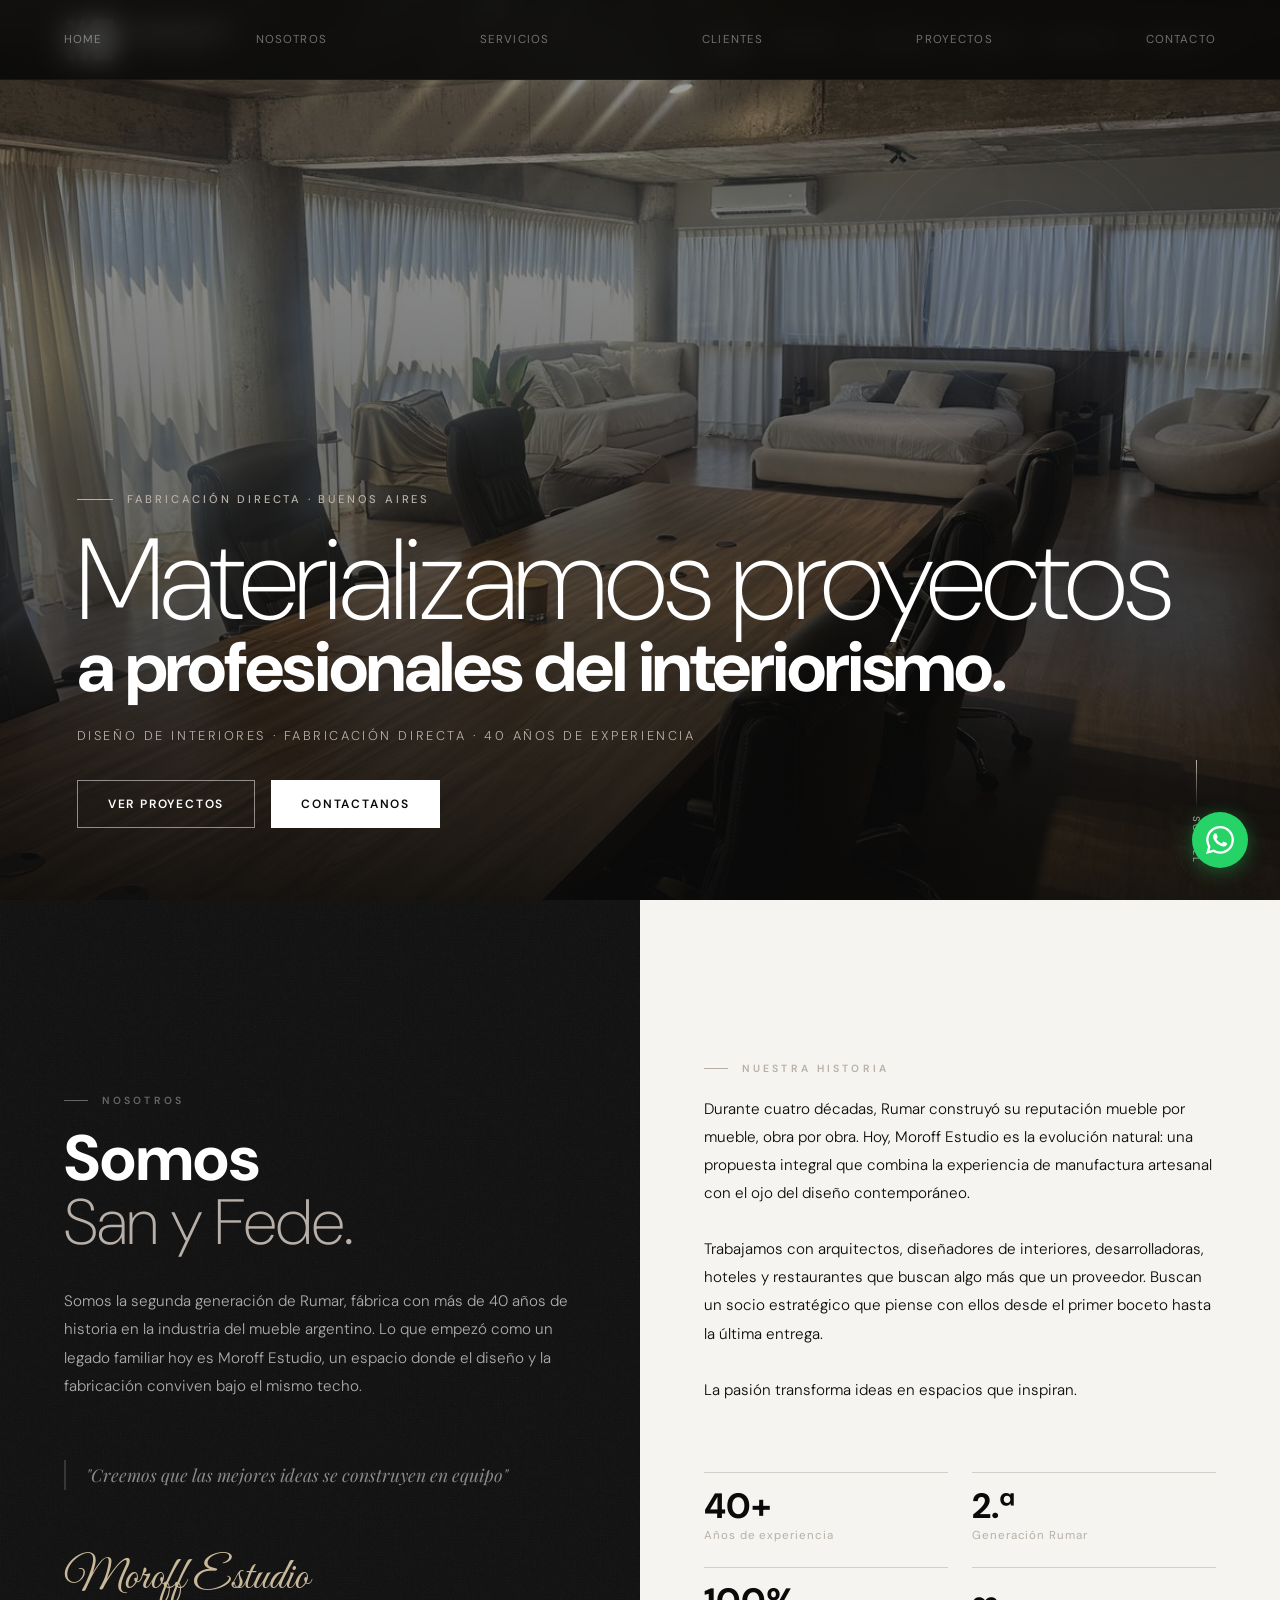
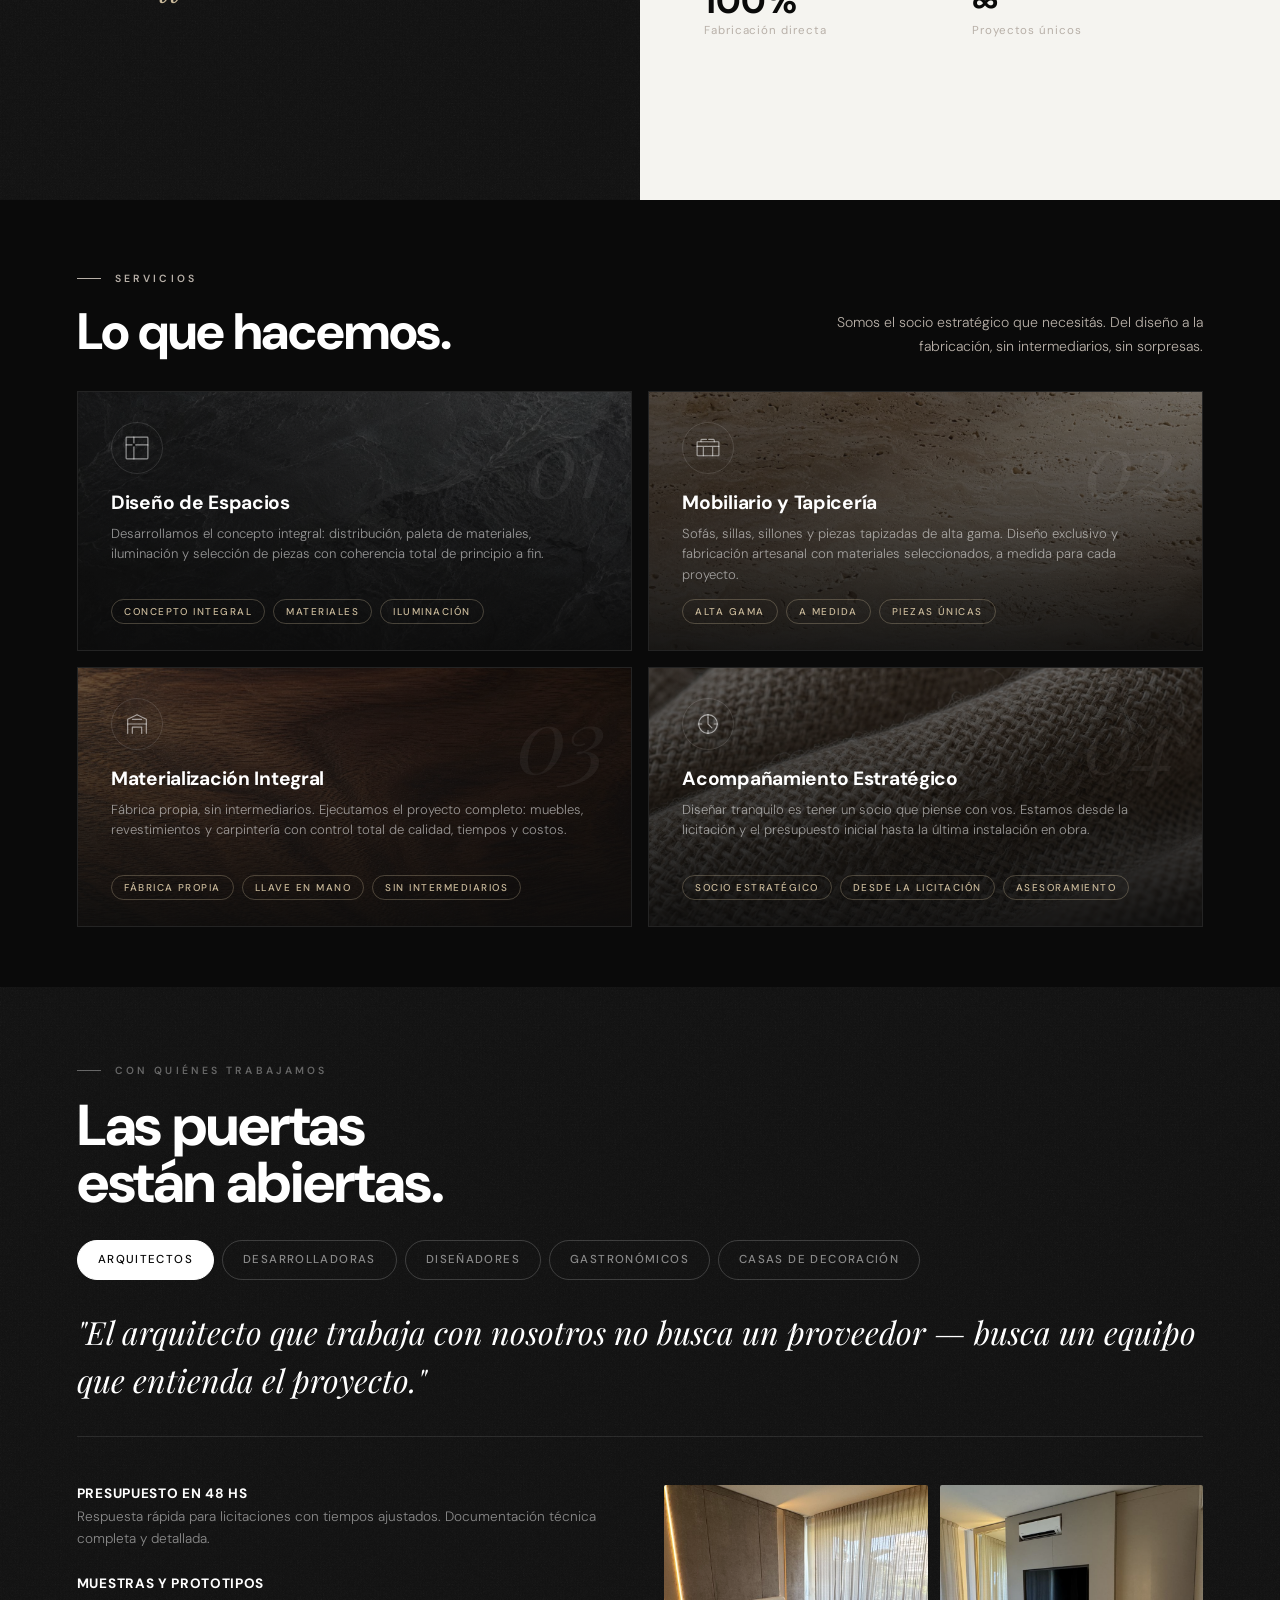
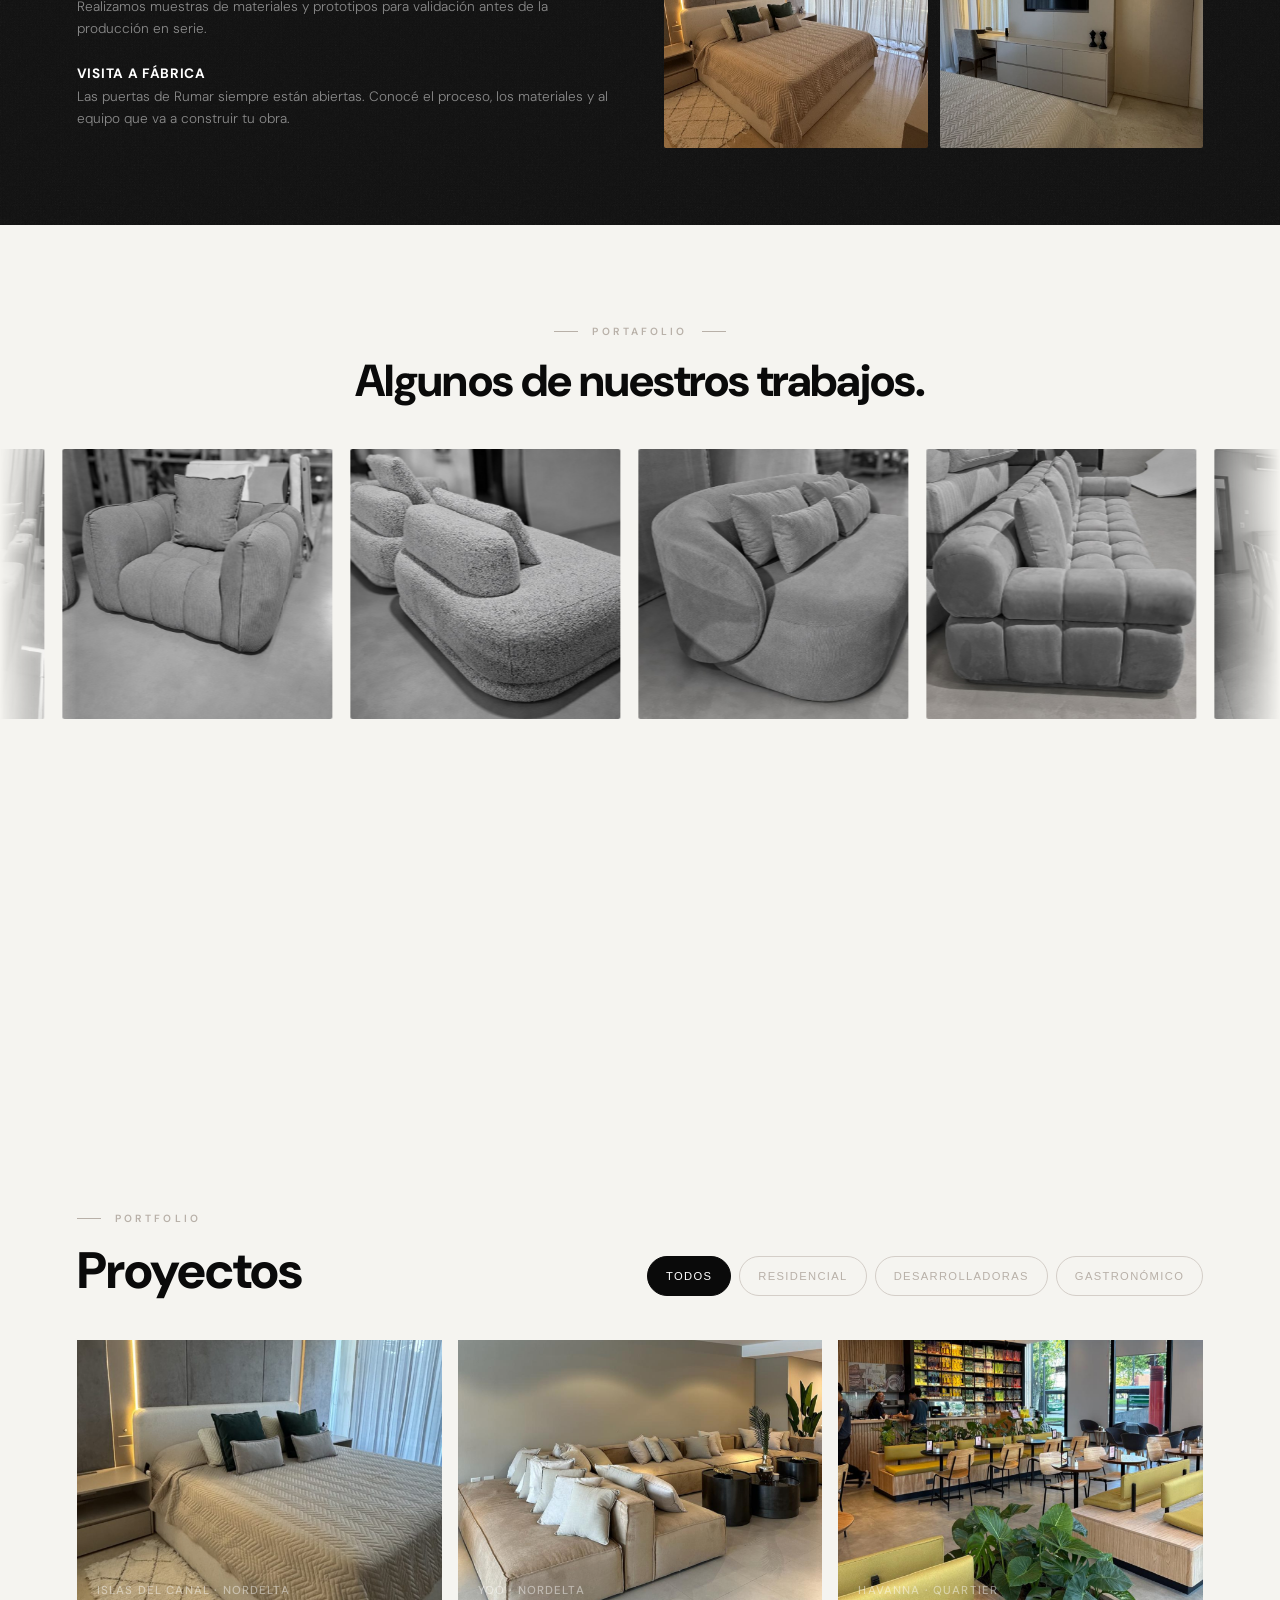
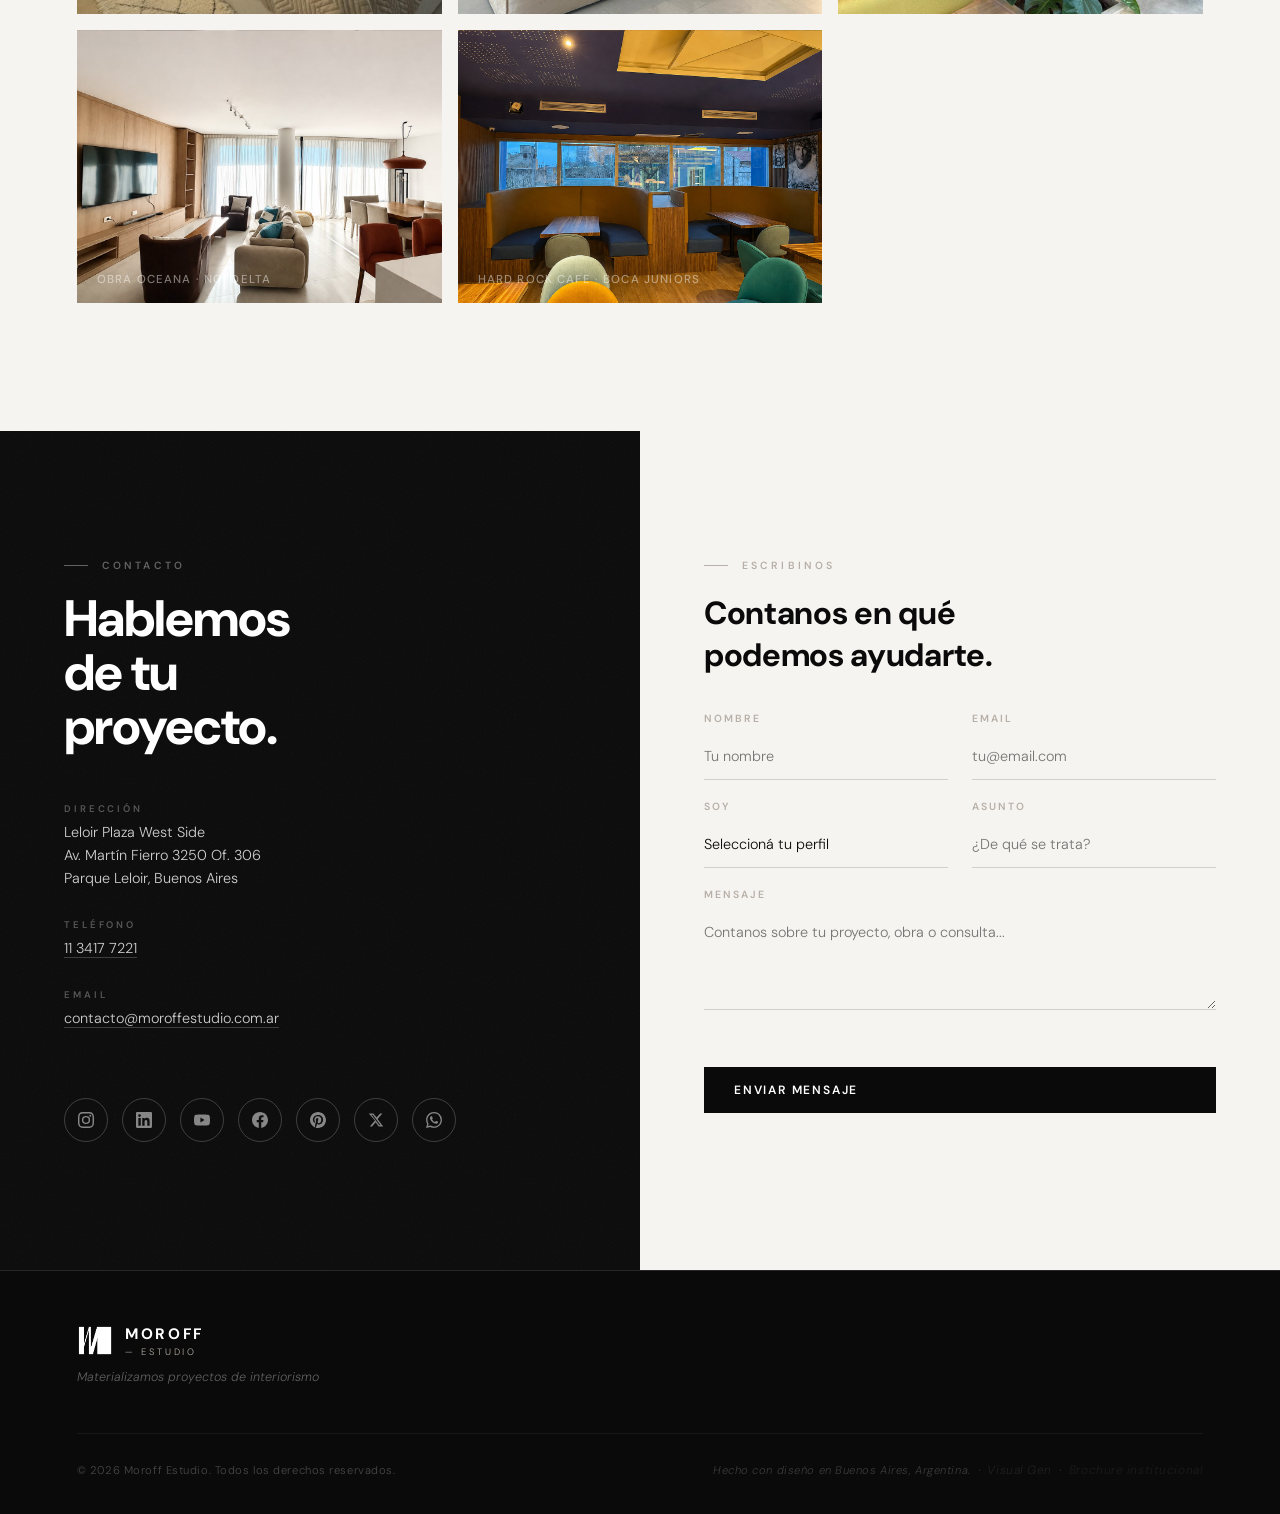
<file: index.html>
<!DOCTYPE html>
<html lang="es">
<head>
<meta charset="UTF-8">
<meta name="viewport" content="width=device-width, initial-scale=1.0">
<title>MOROFF — ESTUDIO · Diseño de Interiores Buenos Aires</title>
<meta name="description" content="Moroff Estudio — Materializamos proyectos de interiorismo. Diseño de interiores y fabricación directa en Buenos Aires.">
<link rel="icon" type="image/png" href="moroff-monogram.png">
<link rel="apple-touch-icon" href="moroff-monogram.png">
<link rel="preconnect" href="https://fonts.googleapis.com">
<link rel="preconnect" href="https://fonts.gstatic.com" crossorigin>
<link href="https://fonts.googleapis.com/css2?family=DM+Sans:ital,opsz,wght@0,9..40,100;0,9..40,200;0,9..40,300;0,9..40,400;0,9..40,500;0,9..40,700;0,9..40,900;1,9..40,300;1,9..40,400&family=Playfair+Display:ital,wght@0,400;0,700;1,400&family=Great+Vibes&display=swap" rel="stylesheet">

<style>
/* ─── RESET & BASE ─── */
*, *::before, *::after { box-sizing: border-box; margin: 0; padding: 0; }

:root {
  --black: #0a0a0a;
  --near-black: #111111;
  --dark: #1a1a1a;
  --cream: #f5f4f0;
  --off-white: #ede9e3;
  --warm-gray: #b8b0a8;
  --warm-gray-light: #d4cec8;
  --white: #ffffff;
  --accent: #c9b99a;
  --wa-green: #25d366;

  --font-sans: 'DM Sans', sans-serif;
  --font-serif: 'Playfair Display', serif;
  --font-script: 'Great Vibes', cursive;

  --nav-h: 80px;
  --section-pad: clamp(80px, 10vw, 140px);
  --transition: 0.4s cubic-bezier(0.25, 0.46, 0.45, 0.94);
}

html { scroll-behavior: smooth; font-size: 16px; }

body {
  font-family: var(--font-sans);
  background: var(--cream);
  color: var(--black);
  overflow-x: hidden;
  -webkit-font-smoothing: antialiased;
}
img, video { max-width: 100%; height: auto; display: block; }

/* Mobile fallback — forces mobile layout if media queries fail (e.g. WhatsApp/Telegram in-app browsers that ignore viewport meta) */
html.is-mobile .nav-links { display: none !important; }
html.is-mobile .nav-hamburger { display: flex !important; }
html.is-mobile #nosotros,
html.is-mobile #contacto { grid-template-columns: 1fr !important; }
html.is-mobile .services-grid,
html.is-mobile .projects-grid,
html.is-mobile .form-row,
html.is-mobile .valores-grid { grid-template-columns: 1fr !important; }
html.is-mobile .nosotros-stat-grid { grid-template-columns: 1fr 1fr !important; }
html.is-mobile .tab-panel.active { grid-template-columns: 1fr !important; gap: 24px !important; }
html.is-mobile .tab-images { grid-template-columns: 1fr !important; }
html.is-mobile .proj-meta { grid-template-columns: 1fr !important; }
html.is-mobile .proj-heart,
html.is-mobile .proj-scope-grid,
html.is-mobile .proj-others-grid,
html.is-mobile .proj-gallery-grid { grid-template-columns: 1fr !important; }

/* ─── TEXTURES ─── */
.texture-dark {
  background-color: var(--black);
  background-image:
    url("data:image/svg+xml,%3Csvg xmlns='http://www.w3.org/2000/svg' width='400' height='400'%3E%3Cfilter id='n'%3E%3CfeTurbulence type='fractalNoise' baseFrequency='0.9' numOctaves='4' stitchTiles='stitch'/%3E%3C/filter%3E%3Crect width='400' height='400' filter='url(%23n)' opacity='0.04'/%3E%3C/svg%3E");
}
.texture-leather {
  background-color: var(--near-black);
  background-image:
    url("data:image/svg+xml,%3Csvg xmlns='http://www.w3.org/2000/svg' width='600' height='600'%3E%3Cfilter id='n'%3E%3CfeTurbulence type='turbulence' baseFrequency='0.65' numOctaves='3' stitchTiles='stitch'/%3E%3CfeColorMatrix type='saturate' values='0'/%3E%3C/filter%3E%3Crect width='600' height='600' filter='url(%23n)' opacity='0.07'/%3E%3C/svg%3E");
}

/* ─── PLACEHOLDERS ─── */
.img-placeholder {
  background-color: #2a2520;
  background-image:
    url("data:image/svg+xml,%3Csvg xmlns='http://www.w3.org/2000/svg' width='400' height='400'%3E%3Cfilter id='n'%3E%3CfeTurbulence type='fractalNoise' baseFrequency='0.75' numOctaves='4' stitchTiles='stitch'/%3E%3C/filter%3E%3Crect width='400' height='400' filter='url(%23n)' opacity='0.15'/%3E%3C/svg%3E");
  display: flex;
  align-items: center;
  justify-content: center;
  position: relative;
  overflow: hidden;
}
.img-placeholder::after {
  content: attr(data-label);
  font-family: var(--font-sans);
  font-size: 0.65rem;
  font-weight: 500;
  letter-spacing: 0.15em;
  text-transform: uppercase;
  color: rgba(255,255,255,0.25);
  text-align: center;
  padding: 1rem;
}
.img-placeholder-light {
  background-color: #d9d4cc;
  background-image:
    url("data:image/svg+xml,%3Csvg xmlns='http://www.w3.org/2000/svg' width='400' height='400'%3E%3Cfilter id='n'%3E%3CfeTurbulence type='fractalNoise' baseFrequency='0.75' numOctaves='4' stitchTiles='stitch'/%3E%3C/filter%3E%3Crect width='400' height='400' filter='url(%23n)' opacity='0.08'/%3E%3C/svg%3E");
  display: flex;
  align-items: center;
  justify-content: center;
}
.img-placeholder-light::after {
  content: attr(data-label);
  font-family: var(--font-sans);
  font-size: 0.65rem;
  font-weight: 500;
  letter-spacing: 0.15em;
  text-transform: uppercase;
  color: rgba(0,0,0,0.3);
  text-align: center;
  padding: 1rem;
}

/* ─── SCROLL ANIMATIONS ─── */
.reveal {
  opacity: 0;
  transform: translateY(28px);
  transition: opacity 0.7s var(--transition), transform 0.7s var(--transition);
}
.reveal.visible { opacity: 1; transform: translateY(0); }
.reveal-delay-1 { transition-delay: 0.1s; }
.reveal-delay-2 { transition-delay: 0.2s; }
.reveal-delay-3 { transition-delay: 0.3s; }
.reveal-delay-4 { transition-delay: 0.4s; }
.reveal-delay-5 { transition-delay: 0.5s; }

/* ─── NAVIGATION ─── */
nav {
  position: fixed;
  top: 0; left: 0; right: 0;
  z-index: 1000;
  height: var(--nav-h);
  display: flex;
  align-items: center;
  justify-content: space-between;
  gap: 16px;
  padding: 0 clamp(20px, 5vw, 64px);
  background: rgba(10, 10, 10, 0.72);
  -webkit-backdrop-filter: blur(14px) saturate(140%);
  backdrop-filter: blur(14px) saturate(140%);
  border-bottom: 1px solid rgba(255, 255, 255, 0.04);
  transition: background 0.4s ease, box-shadow 0.4s ease, border-color 0.4s ease;
}
nav.scrolled {
  background: rgba(10, 10, 10, 0.92);
  box-shadow: 0 1px 0 rgba(255,255,255,0.06);
  border-bottom-color: rgba(255, 255, 255, 0.08);
}

.nav-logo {
  display: flex;
  align-items: center;
  gap: 14px;
  text-decoration: none;
  cursor: pointer;
  margin-right: auto;
  flex-shrink: 0;
}
.nav-logo:hover .nav-wordmark-main { color: var(--accent); }
.nav-monogram {
  width: 52px;
  height: 52px;
  flex-shrink: 0;
  object-fit: contain;
  filter: brightness(0) invert(1);
  transition: transform 0.3s var(--transition);
}
.nav-logo:hover .nav-monogram { transform: scale(1.06); }
.nav-wordmark { display: flex; flex-direction: column; line-height: 1; }
.nav-wordmark-main {
  font-family: var(--font-sans);
  font-size: 1.2rem;
  font-weight: 700;
  letter-spacing: 0.2em;
  color: var(--white);
}
.nav-wordmark-sub {
  font-family: var(--font-sans);
  font-size: 0.62rem;
  font-weight: 300;
  letter-spacing: 0.32em;
  color: var(--warm-gray);
  margin-top: 3px;
}

.nav-links {
  display: flex;
  gap: clamp(12px, 1.6vw, 22px);
  list-style: none;
  margin-left: auto;
  align-items: center;
}
.nav-links a {
  font-size: 0.7rem;
  font-weight: 500;
  letter-spacing: 0.1em;
  text-transform: uppercase;
  color: rgba(255,255,255,0.75);
  text-decoration: none;
  transition: color 0.25s;
  position: relative;
  padding: 4px 2px;
}
.nav-links a::after {
  content: '';
  position: absolute;
  bottom: -3px; left: 0; right: 0;
  height: 1px;
  background: var(--white);
  transform: scaleX(0);
  transition: transform 0.3s;
}
.nav-links a:hover { color: var(--white); }
.nav-links a:hover::after { transform: scaleX(1); }
.nav-links a.active { color: var(--white); }
.nav-links a.active::after { transform: scaleX(1); }

/* Hamburger */
.nav-hamburger {
  display: none;
  flex-direction: column;
  gap: 5px;
  cursor: pointer;
  background: none;
  border: none;
  padding: 10px;
  min-width: 44px;
  min-height: 44px;
  justify-content: center;
  align-items: center;
}
.nav-hamburger span {
  display: block;
  width: 26px;
  height: 1.5px;
  background: var(--white);
  transition: transform 0.3s, opacity 0.3s;
}
.nav-hamburger.open span:nth-child(1) { transform: translateY(6.5px) rotate(45deg); }
.nav-hamburger.open span:nth-child(2) { opacity: 0; }
.nav-hamburger.open span:nth-child(3) { transform: translateY(-6.5px) rotate(-45deg); }

/* Mobile overlay */
.nav-overlay {
  position: fixed;
  inset: 0;
  background: var(--black);
  z-index: 999;
  display: flex;
  flex-direction: column;
  align-items: center;
  justify-content: center;
  gap: 32px;
  opacity: 0;
  pointer-events: none;
  transition: opacity 0.35s ease;
}
.nav-overlay.open { opacity: 1; pointer-events: all; }
.nav-overlay a {
  font-size: clamp(1.8rem, 6vw, 3rem);
  font-weight: 700;
  letter-spacing: 0.05em;
  text-transform: uppercase;
  color: var(--white);
  text-decoration: none;
  transition: color 0.2s;
}
.nav-overlay a:hover { color: var(--warm-gray); }

/* ─── WHATSAPP FLOAT ─── */
.wa-float {
  position: fixed;
  bottom: 32px;
  right: 32px;
  z-index: 990;
  width: 56px;
  height: 56px;
  border-radius: 50%;
  background: var(--wa-green);
  display: flex;
  align-items: center;
  justify-content: center;
  box-shadow: 0 4px 20px rgba(37,211,102,0.35);
  text-decoration: none;
  transition: transform 0.25s, box-shadow 0.25s;
}
.wa-float:hover {
  transform: scale(1.08);
  box-shadow: 0 6px 28px rgba(37,211,102,0.5);
}
.wa-float svg { width: 28px; height: 28px; fill: white; }

/* ─── HERO ─── */
#hero {
  position: relative;
  height: 100vh;
  height: 100svh;
  min-height: 560px;
  display: flex;
  flex-direction: column;
  justify-content: flex-end;
  padding: 0 clamp(24px, 6vw, 80px) clamp(60px, 8vh, 100px);
  overflow: hidden;
}
.hero-bg {
  position: absolute;
  inset: 0;
  background-image: url('foto%20arriba%20de%20todo%20horizontal%20grande/IMG_1174.JPG');
  background-size: cover;
  background-position: center;
  z-index: 0;
}
.hero-bg::before {
  content: '';
  position: absolute;
  inset: 0;
  background-image:
    url("data:image/svg+xml,%3Csvg xmlns='http://www.w3.org/2000/svg' width='800' height='800'%3E%3Cfilter id='n'%3E%3CfeTurbulence type='fractalNoise' baseFrequency='0.6' numOctaves='4' stitchTiles='stitch'/%3E%3C/filter%3E%3Crect width='800' height='800' filter='url(%23n)' opacity='0.055'/%3E%3C/svg%3E");
  opacity: 0.4;
}
.hero-bg::after {
  content: '';
  position: absolute;
  inset: 0;
  background: linear-gradient(to top, rgba(10,10,10,0.92) 0%, rgba(10,10,10,0.6) 45%, rgba(10,10,10,0.35) 100%);
}
/* Geometric decorative element */
.hero-geo {
  position: absolute;
  top: 15%;
  right: 8%;
  width: clamp(180px, 25vw, 380px);
  height: clamp(180px, 25vw, 380px);
  border: 1px solid rgba(255,255,255,0.06);
  border-radius: 50%;
  z-index: 1;
}
.hero-geo::after {
  content: '';
  position: absolute;
  inset: 20px;
  border: 1px solid rgba(255,255,255,0.04);
  border-radius: 50%;
}
.hero-geo::before {
  content: '';
  position: absolute;
  top: 50%; left: 50%;
  transform: translate(-50%,-50%);
  width: 60%;
  height: 60%;
  border: 1px solid rgba(255,255,255,0.06);
  border-radius: 50%;
}

.hero-eyebrow {
  position: relative;
  z-index: 2;
  font-size: 0.7rem;
  font-weight: 500;
  letter-spacing: 0.25em;
  text-transform: uppercase;
  color: var(--warm-gray);
  margin-bottom: 20px;
  display: flex;
  align-items: center;
  gap: 14px;
}
.hero-eyebrow::before {
  content: '';
  display: block;
  width: 36px;
  height: 1px;
  background: var(--warm-gray);
}

.hero-headline {
  position: relative;
  z-index: 2;
  margin-bottom: 28px;
}
.hero-headline-light {
  display: block;
  font-family: var(--font-sans);
  font-size: clamp(3.2rem, 9vw, 8.5rem);
  font-weight: 200;
  color: var(--white);
  line-height: 0.95;
  letter-spacing: -0.02em;
}
.hero-headline-bold {
  display: block;
  font-family: var(--font-sans);
  font-size: clamp(3.8rem, 10.5vw, 10rem);
  font-weight: 900;
  color: var(--white);
  line-height: 0.9;
  letter-spacing: -0.03em;
  position: relative;
}
.hero-headline-bold .stroke-text {
  -webkit-text-stroke: 1.5px rgba(255,255,255,0.3);
  color: transparent;
}

.hero-sub {
  position: relative;
  z-index: 2;
  font-size: 0.8rem;
  font-weight: 300;
  letter-spacing: 0.2em;
  color: var(--warm-gray);
  text-transform: uppercase;
  margin-bottom: 36px;
}

.hero-ctas {
  position: relative;
  z-index: 2;
  display: flex;
  gap: 16px;
  flex-wrap: wrap;
}
.btn {
  display: inline-flex;
  align-items: center;
  gap: 10px;
  font-family: var(--font-sans);
  font-size: 0.75rem;
  font-weight: 600;
  letter-spacing: 0.15em;
  text-transform: uppercase;
  text-decoration: none;
  padding: 15px 30px;
  transition: all 0.3s;
  cursor: pointer;
  border: none;
}
.btn-outline {
  border: 1px solid rgba(255,255,255,0.5);
  color: var(--white);
  background: transparent;
}
.btn-outline:hover {
  border-color: var(--white);
  background: rgba(255,255,255,0.08);
}
.btn-solid {
  background: var(--white);
  color: var(--black);
}
.btn-solid:hover { background: var(--cream); }
.btn-solid-dark {
  background: var(--black);
  color: var(--white);
}
.btn-solid-dark:hover { background: var(--dark); }

.scroll-indicator {
  position: absolute;
  bottom: 36px;
  right: clamp(24px, 6vw, 80px);
  z-index: 2;
  display: flex;
  flex-direction: column;
  align-items: center;
  gap: 8px;
  color: var(--warm-gray);
}
.scroll-indicator span {
  font-size: 0.6rem;
  letter-spacing: 0.2em;
  text-transform: uppercase;
  writing-mode: vertical-rl;
}
.scroll-line {
  width: 1px;
  height: 48px;
  background: linear-gradient(to bottom, var(--warm-gray), transparent);
  animation: scrollPulse 2s ease-in-out infinite;
}
@keyframes scrollPulse {
  0%, 100% { opacity: 0.4; transform: scaleY(1); }
  50% { opacity: 1; transform: scaleY(1.2); }
}

/* ─── SECTION COMMON ─── */
section { position: relative; scroll-margin-top: var(--nav-h); }

.section-label {
  font-size: 0.65rem;
  font-weight: 600;
  letter-spacing: 0.3em;
  text-transform: uppercase;
  color: var(--warm-gray);
  margin-bottom: 20px;
  display: flex;
  align-items: center;
  gap: 14px;
}
.section-label::before {
  content: '';
  display: block;
  width: 24px;
  height: 1px;
  background: currentColor;
}
.section-label-light {
  color: rgba(255,255,255,0.35);
}
.section-label-light::before { background: rgba(255,255,255,0.35); }

/* ─── NOSOTROS ─── */
#nosotros {
  display: grid;
  grid-template-columns: 1fr 1fr;
  min-height: 100vh;
}
.nosotros-left {
  padding: var(--section-pad) clamp(32px, 5vw, 72px);
  display: flex;
  flex-direction: column;
  justify-content: center;
}
.nosotros-right {
  background: var(--cream);
  padding: var(--section-pad) clamp(32px, 5vw, 72px);
  display: flex;
  flex-direction: column;
  justify-content: center;
}

.nosotros-headline {
  font-family: var(--font-sans);
  font-size: clamp(2.8rem, 5vw, 5.5rem);
  line-height: 1;
  color: var(--white);
  margin-bottom: 32px;
}
.nosotros-headline em {
  font-style: normal;
  font-weight: 200;
  color: var(--warm-gray);
}

.nosotros-body {
  font-size: 0.95rem;
  font-weight: 300;
  line-height: 1.85;
  color: var(--black);
  max-width: 58ch;
  margin-bottom: 28px;
}
.nosotros-body-dark {
  color: rgba(255,255,255,0.65);
}

.nosotros-quote {
  font-family: var(--font-serif);
  font-style: italic;
  font-size: 1.1rem;
  line-height: 1.7;
  color: rgba(255,255,255,0.5);
  border-left: 2px solid rgba(255,255,255,0.15);
  padding-left: 20px;
  margin: 32px 0;
}

.brand-signature {
  font-family: var(--font-script);
  font-size: 2.8rem;
  color: var(--accent);
  margin-top: 28px;
}

.nosotros-stat-grid {
  display: grid;
  grid-template-columns: repeat(2, 1fr);
  gap: 24px;
  margin-top: 40px;
}
.nosotros-stat {
  border-top: 1px solid var(--warm-gray-light);
  padding-top: 16px;
}
.nosotros-stat-num {
  font-size: 2.2rem;
  font-weight: 700;
  line-height: 1;
  margin-bottom: 4px;
}
.nosotros-stat-label {
  font-size: 0.72rem;
  font-weight: 400;
  letter-spacing: 0.08em;
  color: var(--warm-gray);
}

/* ─── SERVICIOS ─── */
#servicios {
  background: var(--black);
  padding: clamp(48px, 6vw, 72px) 0 clamp(40px, 5vw, 60px);
  overflow: hidden;
}
.servicios-header {
  display: flex;
  justify-content: space-between;
  align-items: flex-end;
  margin-bottom: 32px;
  flex-wrap: wrap;
  gap: 18px;
  padding: 0 clamp(24px, 6vw, 80px);
}
.servicios-headline {
  font-family: var(--font-sans);
  font-size: clamp(2rem, 4vw, 4rem);
  font-weight: 800;
  line-height: 1.05;
  letter-spacing: -0.02em;
  color: var(--white);
  max-width: 16ch;
}
.servicios-sub {
  font-size: 0.88rem;
  font-weight: 300;
  line-height: 1.7;
  color: var(--warm-gray);
  max-width: 38ch;
  text-align: right;
}

/* ── Services Grid (4 cards) ── */
.services-grid {
  display: grid;
  grid-template-columns: repeat(2, 1fr);
  gap: 16px;
  padding: 0 clamp(24px, 6vw, 80px);
}
.service-card {
  position: relative;
  background: var(--near-black);
  border: 1px solid rgba(255,255,255,0.08);
  padding: 30px clamp(22px, 2.6vw, 36px) 26px;
  overflow: hidden;
  cursor: default;
  transition: transform 0.5s var(--transition), border-color 0.5s;
  min-height: 260px;
  display: flex;
  flex-direction: column;
  isolation: isolate;
}
.service-card-bg {
  position: absolute;
  inset: 0;
  background-image: var(--card-img);
  background-size: cover;
  background-position: center;
  opacity: 0.62;
  filter: saturate(95%);
  transition: opacity 0.7s ease, filter 0.7s ease, transform 1s var(--transition);
  z-index: -2;
}
.service-card-bg::after {
  content: '';
  position: absolute;
  inset: 0;
  background: linear-gradient(180deg, rgba(10,10,10,0.25) 0%, rgba(10,10,10,0.55) 55%, rgba(10,10,10,0.88) 100%);
}
.service-card::before {
  content: '';
  position: absolute;
  inset: 0;
  background: radial-gradient(circle at var(--mx, 50%) var(--my, 0%), rgba(201,185,154,0.18), transparent 55%);
  opacity: 0;
  transition: opacity 0.5s ease;
  pointer-events: none;
  z-index: -1;
}
.service-card::after {
  content: '';
  position: absolute;
  left: 0; right: 0; bottom: 0;
  height: 2px;
  background: linear-gradient(90deg, var(--accent), transparent);
  transform: scaleX(0);
  transform-origin: left;
  transition: transform 0.7s var(--transition);
  z-index: 2;
}
.service-card:hover {
  transform: translateY(-6px);
  border-color: rgba(201,185,154,0.4);
}
.service-card:hover .service-card-bg {
  opacity: 0.55;
  filter: grayscale(0%) saturate(105%);
  transform: scale(1.06);
}
.service-card:hover::before { opacity: 1; }
.service-card:hover::after { transform: scaleX(1); }

.service-card-num {
  position: absolute;
  top: 24px;
  right: 28px;
  font-family: var(--font-serif);
  font-size: clamp(4rem, 7vw, 7.5rem);
  font-weight: 400;
  font-style: italic;
  line-height: 1;
  color: rgba(255,255,255,0.05);
  letter-spacing: -0.04em;
  transition: color 0.6s, transform 0.6s var(--transition);
  user-select: none;
  pointer-events: none;
}
.service-card:hover .service-card-num {
  color: rgba(201,185,154,0.18);
  transform: translateY(-4px) scale(1.05);
}

.service-card-icon-wrap {
  position: relative;
  width: 52px;
  height: 52px;
  margin-bottom: 18px;
  display: flex;
  align-items: center;
  justify-content: center;
}
.service-card-icon-wrap::before {
  content: '';
  position: absolute;
  inset: 0;
  border: 1px solid rgba(255,255,255,0.12);
  border-radius: 50%;
  transition: border-color 0.5s, transform 0.6s var(--transition);
}
.service-card:hover .service-card-icon-wrap::before {
  border-color: var(--accent);
  transform: scale(1.12) rotate(45deg);
}
.service-card-icon {
  width: 28px;
  height: 28px;
  stroke: rgba(255,255,255,0.55);
  fill: none;
  stroke-width: 1.5;
  stroke-linecap: round;
  stroke-linejoin: round;
  transition: stroke 0.5s, transform 0.6s var(--transition);
  position: relative;
  z-index: 1;
}
.service-card:hover .service-card-icon {
  stroke: var(--accent);
  transform: scale(1.08);
}

.service-card-title {
  position: relative;
  font-family: var(--font-sans);
  font-size: clamp(1.15rem, 1.5vw, 1.5rem);
  font-weight: 700;
  line-height: 1.15;
  color: var(--white);
  letter-spacing: -0.015em;
  margin-bottom: 10px;
  z-index: 1;
}

.service-card-desc {
  position: relative;
  font-size: 0.82rem;
  font-weight: 300;
  line-height: 1.55;
  color: rgba(255,255,255,0.55);
  margin-bottom: 14px;
  flex: 1;
  z-index: 1;
}

.service-card-tags {
  position: relative;
  display: flex;
  flex-wrap: wrap;
  gap: 8px;
  z-index: 1;
}
.service-tag {
  font-size: 0.62rem;
  font-weight: 500;
  letter-spacing: 0.15em;
  text-transform: uppercase;
  color: var(--accent);
  border: 1px solid rgba(201,185,154,0.3);
  padding: 5px 12px;
  border-radius: 100px;
  transition: background 0.3s, border-color 0.3s;
}
.service-card:hover .service-tag {
  background: rgba(201,185,154,0.08);
  border-color: rgba(201,185,154,0.5);
}

@media (max-width: 880px) {
  .services-grid { grid-template-columns: 1fr; gap: 16px; }
  .service-card { min-height: auto; padding: 40px 28px 32px; }
  .servicios-header { flex-direction: column; align-items: flex-start; }
  .servicios-sub { text-align: left; }
}

/* ─── CLIENTES ─── */
#clientes {
  padding: clamp(48px, 6vw, 80px) clamp(24px, 6vw, 80px) clamp(48px, 6vw, 80px);
}
.clientes-header {
  margin-bottom: 28px;
}
.clientes-headline {
  font-family: var(--font-sans);
  font-size: clamp(2.2rem, 4.5vw, 5rem);
  font-weight: 800;
  color: var(--white);
  line-height: 1;
  margin-top: 12px;
  letter-spacing: -0.02em;
}

.tabs-nav {
  display: flex;
  gap: 8px;
  flex-wrap: wrap;
  margin-bottom: 28px;
}
.tab-btn {
  padding: 11px 20px;
  min-height: 40px;
  font-family: var(--font-sans);
  font-size: 0.72rem;
  font-weight: 500;
  letter-spacing: 0.12em;
  text-transform: uppercase;
  background: transparent;
  border: 1px solid rgba(255,255,255,0.18);
  color: rgba(255,255,255,0.5);
  cursor: pointer;
  border-radius: 100px;
  transition: all 0.25s;
  white-space: nowrap;
}
.tab-btn:hover { border-color: rgba(255,255,255,0.5); color: var(--white); }
.tab-btn.active { background: var(--white); color: var(--black); border-color: var(--white); }

.tab-panel { display: none; }
.tab-panel.active {
  display: grid;
  grid-template-columns: 1fr 1fr;
  gap: 48px;
  animation: fadeIn 0.4s ease;
}
@keyframes fadeIn { from { opacity: 0; transform: translateY(12px); } to { opacity: 1; transform: translateY(0); } }

.tab-quote {
  font-family: var(--font-serif);
  font-style: italic;
  font-size: clamp(1.3rem, 2.5vw, 2rem);
  line-height: 1.5;
  color: var(--white);
  grid-column: 1 / -1;
  padding-bottom: 32px;
  border-bottom: 1px solid rgba(255,255,255,0.1);
}
.tab-propositions {
  display: flex;
  flex-direction: column;
  gap: 24px;
}
.tab-prop-title {
  font-size: 0.85rem;
  font-weight: 700;
  letter-spacing: 0.05em;
  color: var(--white);
  text-transform: uppercase;
  margin-bottom: 4px;
}
.tab-prop-desc {
  font-size: 0.85rem;
  font-weight: 300;
  line-height: 1.65;
  color: rgba(255,255,255,0.5);
}
.tab-images {
  display: grid;
  grid-template-columns: 1fr 1fr;
  gap: 12px;
  align-self: start;
}
.tab-images .img-placeholder { border-radius: 2px; }
.tab-img {
  width: 100%;
  aspect-ratio: 1 / 1;
  height: auto;
  object-fit: cover;
  border-radius: 2px;
  display: block;
  filter: saturate(95%) contrast(1.02);
  transition: filter 0.4s ease, transform 0.6s var(--transition);
}
.tab-img:hover {
  filter: saturate(105%) contrast(1.05);
  transform: scale(1.01);
}

/* ─── PROYECTOS ─── */
#proyectos {
  background: var(--cream);
  padding: var(--section-pad) clamp(24px, 6vw, 80px);
}
.proyectos-header {
  display: flex;
  justify-content: space-between;
  align-items: flex-end;
  margin-bottom: 44px;
  flex-wrap: wrap;
  gap: 20px;
}
.proyectos-headline {
  font-size: clamp(2rem, 4vw, 4.5rem);
  font-weight: 800;
  letter-spacing: -0.02em;
  line-height: 1;
}

.filter-btns {
  display: flex;
  gap: 8px;
  flex-wrap: wrap;
}
.filter-btn {
  padding: 11px 18px;
  min-height: 40px;
  font-size: 0.7rem;
  font-weight: 500;
  letter-spacing: 0.12em;
  text-transform: uppercase;
  background: transparent;
  border: 1px solid var(--warm-gray-light);
  color: var(--warm-gray);
  cursor: pointer;
  transition: all 0.25s;
  border-radius: 100px;
}
.filter-btn:hover { border-color: var(--black); color: var(--black); }
.filter-btn.active { background: var(--black); color: var(--white); border-color: var(--black); }

.projects-grid {
  display: grid;
  grid-template-columns: repeat(12, 1fr);
  gap: 16px;
}
.project-card {
  position: relative;
  overflow: hidden;
  cursor: pointer;
  text-decoration: none;
  color: inherit;
  display: block;
  transition: opacity 0.4s, transform 0.4s;
}
.project-card.hidden { opacity: 0; pointer-events: none; transform: scale(0.97); height: 0; overflow: hidden; margin: 0; }
.project-card { grid-column: span 4; }

.project-img {
  width: 100%;
  display: block;
  aspect-ratio: 4/3;
  background-image: var(--proj-img);
  background-size: cover;
  background-position: center;
  transition: transform 0.7s var(--transition);
}
.project-card:hover .project-img { transform: scale(1.04); }

.project-overlay {
  position: absolute;
  inset: 0;
  background: rgba(10,10,10,0);
  display: flex;
  flex-direction: column;
  justify-content: flex-end;
  padding: 24px;
  transition: background 0.35s;
}
.project-card:hover .project-overlay { background: rgba(10,10,10,0.72); }
.project-info {
  transform: translateY(12px);
  opacity: 0;
  transition: all 0.35s;
}
.project-card:hover .project-info { transform: translateY(0); opacity: 1; }
.project-name {
  font-size: 1rem;
  font-weight: 700;
  color: var(--white);
  letter-spacing: 0.02em;
}
.project-meta {
  font-size: 0.72rem;
  font-weight: 300;
  letter-spacing: 0.1em;
  color: rgba(255,255,255,0.55);
  margin-top: 4px;
  display: flex;
  justify-content: space-between;
  align-items: center;
}
.project-arrow {
  font-size: 0.8rem;
  color: var(--white);
}

/* Static labels always visible */
.project-static {
  position: absolute;
  bottom: 16px;
  left: 20px;
  pointer-events: none;
}
.project-card:hover .project-static { display: none; }
.project-static-name {
  font-size: 0.72rem;
  font-weight: 500;
  letter-spacing: 0.1em;
  text-transform: uppercase;
  color: rgba(255,255,255,0.45);
}

/* ─── MISIÓN / VALORES ─── */
#mision {
  padding: var(--section-pad) clamp(24px, 8vw, 120px);
  text-align: center;
}
.mision-quote-mark {
  font-family: var(--font-serif);
  font-size: clamp(8rem, 18vw, 20rem);
  line-height: 0.6;
  color: rgba(255,255,255,0.06);
  margin-bottom: -24px;
  display: block;
  user-select: none;
}
.mision-quote {
  font-family: var(--font-serif);
  font-style: italic;
  font-size: clamp(1.4rem, 3vw, 2.6rem);
  line-height: 1.5;
  color: var(--white);
  max-width: 22ch;
  margin: 0 auto 80px;
}
.valores-grid {
  display: grid;
  grid-template-columns: repeat(3, 1fr);
  gap: 0;
  border-top: 1px solid rgba(255,255,255,0.1);
  max-width: 900px;
  margin: 0 auto;
}
.valor-item {
  padding: 40px 28px 0;
  border-right: 1px solid rgba(255,255,255,0.1);
}
.valor-item:last-child { border-right: none; }
.valor-num {
  font-size: 0.6rem;
  font-weight: 500;
  letter-spacing: 0.25em;
  color: rgba(255,255,255,0.25);
  margin-bottom: 16px;
}
.valor-title {
  font-size: 1.1rem;
  font-weight: 700;
  letter-spacing: 0.04em;
  color: var(--white);
  text-transform: uppercase;
  margin-bottom: 12px;
}
.valor-desc {
  font-size: 0.82rem;
  font-weight: 300;
  line-height: 1.75;
  color: rgba(255,255,255,0.45);
}

/* ─── CONTACTO ─── */
#contacto {
  display: grid;
  grid-template-columns: 1fr 1fr;
}
.contacto-left {
  padding: var(--section-pad) clamp(32px, 5vw, 72px);
  display: flex;
  flex-direction: column;
  justify-content: center;
}
.contacto-right {
  background: var(--cream);
  padding: var(--section-pad) clamp(32px, 5vw, 72px);
}

.contacto-headline {
  font-family: var(--font-sans);
  font-size: clamp(2.2rem, 4vw, 4.5rem);
  font-weight: 800;
  color: var(--white);
  line-height: 1.05;
  letter-spacing: -0.02em;
  margin-bottom: 48px;
}

.contact-info-item {
  margin-bottom: 28px;
}
.contact-info-label {
  font-size: 0.6rem;
  font-weight: 600;
  letter-spacing: 0.3em;
  text-transform: uppercase;
  color: rgba(255,255,255,0.3);
  margin-bottom: 6px;
}
.contact-info-value {
  font-size: 0.9rem;
  font-weight: 300;
  line-height: 1.6;
  color: rgba(255,255,255,0.8);
}
.contact-info-value a {
  color: inherit;
  text-decoration: none;
  border-bottom: 1px solid rgba(255,255,255,0.2);
  transition: border-color 0.2s;
}
.contact-info-value a:hover { border-color: var(--white); }

.social-icons {
  display: flex;
  gap: 14px;
  flex-wrap: wrap;
  margin-top: 40px;
}
.social-icon {
  width: 44px;
  height: 44px;
  border: 1px solid rgba(255,255,255,0.2);
  border-radius: 50%;
  display: flex;
  align-items: center;
  justify-content: center;
  text-decoration: none;
  transition: all 0.25s;
  color: rgba(255,255,255,0.5);
}
.social-icon:hover {
  border-color: var(--white);
  color: var(--white);
  background: rgba(255,255,255,0.05);
}
.social-icon svg { width: 16px; height: 16px; fill: currentColor; }

/* Form */
.form-headline {
  font-size: clamp(1.4rem, 2.5vw, 2.2rem);
  font-weight: 700;
  margin-bottom: 36px;
  letter-spacing: -0.01em;
}

.form-group {
  margin-bottom: 20px;
}
.form-label {
  display: block;
  font-size: 0.65rem;
  font-weight: 600;
  letter-spacing: 0.2em;
  text-transform: uppercase;
  color: var(--warm-gray);
  margin-bottom: 8px;
}
.form-input,
.form-select,
.form-textarea {
  width: 100%;
  padding: 14px 0;
  font-family: var(--font-sans);
  font-size: 0.9rem;
  font-weight: 300;
  background: transparent;
  border: none;
  border-bottom: 1px solid var(--warm-gray-light);
  color: var(--black);
  outline: none;
  transition: border-color 0.25s;
  border-radius: 0;
  appearance: none;
  -webkit-appearance: none;
}
.form-input:focus,
.form-select:focus,
.form-textarea:focus { border-bottom-color: var(--black); }
.form-textarea { resize: vertical; min-height: 80px; }

.form-row { display: grid; grid-template-columns: 1fr 1fr; gap: 0 24px; }

.form-submit {
  width: 100%;
  margin-top: 32px;
}

.form-success {
  display: none;
  text-align: center;
  padding: 48px 0;
}
.form-success.show { display: block; }
.form-success-icon {
  width: 56px;
  height: 56px;
  border: 1.5px solid var(--black);
  border-radius: 50%;
  display: flex;
  align-items: center;
  justify-content: center;
  margin: 0 auto 20px;
}
.form-success h3 { font-size: 1.4rem; font-weight: 700; margin-bottom: 8px; }
.form-success p { font-size: 0.85rem; font-weight: 300; color: var(--warm-gray); }

/* ─── FOOTER ─── */
footer {
  background: var(--black);
  border-top: 1px solid rgba(255,255,255,0.12);
  padding: 52px clamp(24px, 6vw, 80px) 36px;
}
.footer-logo {
  display: flex;
  align-items: center;
  gap: 12px;
  margin-bottom: 4px;
}
.footer-top {
  display: flex;
  justify-content: space-between;
  align-items: flex-start;
  margin-bottom: 48px;
  flex-wrap: wrap;
  gap: 32px;
}
.footer-logo-area {}
.footer-tagline {
  font-size: 0.78rem;
  font-weight: 300;
  color: rgba(255,255,255,0.35);
  margin-top: 10px;
  font-style: italic;
}

.footer-links {
  display: flex;
  gap: clamp(20px, 3vw, 44px);
  flex-wrap: wrap;
}
.footer-links a {
  font-size: 0.72rem;
  font-weight: 400;
  letter-spacing: 0.1em;
  text-transform: uppercase;
  color: rgba(255,255,255,0.4);
  text-decoration: none;
  transition: color 0.2s;
}
.footer-links a:hover { color: var(--white); }

.footer-bottom {
  display: flex;
  justify-content: space-between;
  align-items: center;
  padding-top: 28px;
  border-top: 1px solid rgba(255,255,255,0.06);
  flex-wrap: wrap;
  gap: 12px;
}
.footer-copy {
  font-size: 0.7rem;
  font-weight: 300;
  color: rgba(255,255,255,0.25);
  letter-spacing: 0.05em;
}
.footer-made {
  font-size: 0.7rem;
  font-weight: 300;
  color: rgba(255,255,255,0.2);
  letter-spacing: 0.05em;
  font-style: italic;
}

/* ─── RESPONSIVE ─── */
@media (max-width: 1024px) {
  .services-grid { grid-template-columns: repeat(2, 1fr); }
  .service-card:nth-child(2n) { border-right: none; }
  .service-card:nth-child(3n) { border-right: 1px solid var(--warm-gray-light); }
  .service-card:nth-child(even) { border-right: none; }

  .project-card:nth-child(1) { grid-column: span 12; }
  .project-card:nth-child(2) { grid-column: span 6; }
  .project-card:nth-child(3) { grid-column: span 6; }
  .project-card:nth-child(4) { grid-column: span 12; }
  .project-card:nth-child(5) { grid-column: span 6; }
  .project-card:nth-child(6) { grid-column: span 6; }

  .tab-panel.active { grid-template-columns: 1fr; gap: 36px; }
  .tab-quote { grid-column: 1; }
  .tab-images { grid-template-columns: 1fr 1fr; }
}

@media (max-width: 768px) {
  :root { --nav-h: 64px; --section-pad: clamp(64px, 12vw, 100px); }

  .nav-links { display: none; }
  .nav-hamburger { display: flex; }
  .nav-monogram { width: 36px; height: 36px; }
  .nav-wordmark-main { font-size: 0.95rem; }
  .nav-wordmark-sub { font-size: 0.55rem; }

  #hero { min-height: 560px; padding-bottom: clamp(48px, 10vh, 80px); }
  .hero-headline-light { font-size: clamp(2.4rem, 11vw, 4.5rem); }
  .hero-headline-bold { font-size: clamp(2.8rem, 13vw, 5.2rem); }
  .hero-ctas { flex-direction: column; align-items: stretch; gap: 12px; }
  .hero-ctas .btn { width: 100%; justify-content: center; }
  .scroll-indicator { display: none; }

  #nosotros { grid-template-columns: 1fr; }
  .nosotros-left { padding: var(--section-pad) clamp(20px, 5vw, 48px); }
  .nosotros-right { padding: clamp(48px, 8vw, 80px) clamp(20px, 5vw, 48px); }
  .nosotros-stat-grid { grid-template-columns: 1fr 1fr; gap: 16px; }

  #servicios { padding: var(--section-pad) 0; }
  .services-grid { grid-template-columns: 1fr; gap: 16px; padding: 0 clamp(20px, 5vw, 48px); }
  .servicios-header { flex-direction: column; align-items: flex-start; padding: 0 clamp(20px, 5vw, 48px); }
  .service-card { border-right: none !important; min-height: auto; padding: 36px 24px 28px; }
  .servicios-sub { text-align: left; }

  #clientes { padding: clamp(40px, 8vw, 64px) clamp(20px, 5vw, 48px); }
  .tabs-nav { flex-wrap: wrap; gap: 6px; margin-bottom: 24px; }
  .tab-btn { padding: 7px 14px; font-size: 0.66rem; letter-spacing: 0.08em; }
  .tab-panel.active { grid-template-columns: 1fr; gap: 24px; }
  .tab-quote { font-size: 1.15rem; padding-bottom: 20px; }
  .tab-images { grid-template-columns: 1fr 1fr; gap: 10px; }

  #proyectos { padding: var(--section-pad) clamp(20px, 5vw, 48px); }
  .projects-grid { grid-template-columns: 1fr; gap: 14px; }
  .project-card { grid-column: 1 !important; }
  .project-card .project-img { aspect-ratio: 4/3 !important; }
  .proyectos-header { flex-direction: column; align-items: flex-start; }

  #mision { padding: var(--section-pad) clamp(20px, 5vw, 48px); }
  .valores-grid { grid-template-columns: 1fr; max-width: 100%; }
  .valor-item { border-right: none; border-bottom: 1px solid rgba(255,255,255,0.1); padding: 28px 0; }
  .valor-item:last-child { border-bottom: none; }

  #contacto { grid-template-columns: 1fr; }
  .contacto-left { padding: var(--section-pad) clamp(20px, 5vw, 48px); }
  .contacto-right { padding: clamp(48px, 8vw, 80px) clamp(20px, 5vw, 48px); order: -1; }
  .form-row { grid-template-columns: 1fr; gap: 0; }

  footer { padding: 40px clamp(20px, 5vw, 48px) 28px; }
  .footer-top { flex-direction: column; gap: 28px; }
  .footer-links { gap: 16px 24px; }
  .footer-bottom { flex-direction: column; align-items: flex-start; }

  .wa-float { bottom: 20px; right: 20px; width: 50px; height: 50px; }
  .wa-float svg { width: 24px; height: 24px; }
}

@media (max-width: 480px) {
  :root { --nav-h: 60px; }
  .nav-monogram { width: 32px; height: 32px; }
  .nav-wordmark-main { font-size: 0.88rem; letter-spacing: 0.14em; }
  .nav-wordmark-sub { font-size: 0.58rem; letter-spacing: 0.22em; }

  .hero-headline-light { font-size: clamp(2rem, 12vw, 3.6rem); }
  .hero-headline-bold { font-size: clamp(2.4rem, 14vw, 4.4rem); }
  .hero-sub { font-size: 0.72rem; letter-spacing: 0.15em; }
  .hero-eyebrow { font-size: 0.65rem; letter-spacing: 0.22em; }

  .tab-btn { padding: 9px 14px; min-height: 40px; font-size: 0.66rem; }
  .filter-btn { padding: 9px 14px; min-height: 40px; font-size: 0.66rem; }
  .tab-images { gap: 8px; }
  .tab-images { grid-template-columns: 1fr; }

  .btn { padding: 15px 22px; min-height: 44px; font-size: 0.7rem; }

  .service-card { padding: 28px 20px 22px; min-height: auto; }
  .service-card-title { font-size: 1.15rem; }
  .service-card-desc { font-size: 0.85rem; }
  .service-card-num { font-size: 3.6rem; top: 18px; right: 20px; }

  .nosotros-stat-num { font-size: 1.7rem; }
  .nosotros-stat-label { font-size: 0.65rem; }

  .social-icons { gap: 10px; margin-top: 28px; }
  .social-icon { width: 44px; height: 44px; }
  .social-icon svg { width: 16px; height: 16px; }

  .contact-info-item { margin-bottom: 18px; }
  .contacto-headline { font-size: clamp(1.8rem, 9vw, 2.6rem) !important; }

  .footer-links { gap: 12px 18px; }
  .footer-links a { font-size: 0.66rem; }
}

/* ════════════════════════════════════════════════════════════
   PROJECT MODAL (in-page project detail overlay)
   ════════════════════════════════════════════════════════════ */
.project-modal {
  position: fixed;
  inset: 0;
  z-index: 999;
  background: var(--cream);
  overflow-y: auto;
  overflow-x: hidden;
  opacity: 0;
  visibility: hidden;
  transition: opacity 0.4s ease, visibility 0s linear 0.4s;
  -webkit-overflow-scrolling: touch;
}
.project-modal.open {
  opacity: 1;
  visibility: visible;
  transition: opacity 0.4s ease, visibility 0s linear 0s;
}
body.modal-open { overflow: hidden; }
.project-modal-content { display: none; }
.project-modal-content.active { display: block; }

.project-modal-close {
  position: fixed;
  top: calc(var(--nav-h) + 16px);
  right: 18px;
  z-index: 1200;
  width: 44px;
  height: 44px;
  border-radius: 50%;
  border: 1px solid rgba(255,255,255,0.25);
  background: rgba(10,10,10,0.7);
  -webkit-backdrop-filter: blur(10px);
  backdrop-filter: blur(10px);
  color: #fff;
  cursor: pointer;
  display: none;
  align-items: center;
  justify-content: center;
  transition: background 0.25s, border-color 0.25s, transform 0.35s;
  padding: 0;
}
.project-modal.open ~ .project-modal-close,
.project-modal.open .project-modal-close { display: flex; }
.project-modal-close svg { width: 18px; height: 18px; stroke: currentColor; fill: none; stroke-width: 2; stroke-linecap: round; }
.project-modal-close:hover { background: var(--black); border-color: var(--accent); transform: rotate(90deg); }

/* Back-to-projects pill (always visible inside modal) */
.proj-back-pill {
  position: fixed;
  bottom: 32px;
  left: 32px;
  z-index: 1150;
  display: none;
  align-items: center;
  gap: 10px;
  padding: 13px 20px;
  background: rgba(10, 10, 10, 0.85);
  border: 1px solid rgba(255,255,255,0.18);
  -webkit-backdrop-filter: blur(12px) saturate(140%);
  backdrop-filter: blur(12px) saturate(140%);
  font-size: 0.7rem;
  font-weight: 600;
  letter-spacing: 0.18em;
  text-transform: uppercase;
  color: var(--white);
  text-decoration: none;
  border-radius: 100px;
  cursor: pointer;
  box-shadow: 0 6px 24px rgba(0,0,0,0.4);
  transition: background 0.3s, transform 0.3s, box-shadow 0.3s;
}
.project-modal.open ~ .proj-back-pill { display: inline-flex; }
.proj-back-pill:hover { background: var(--black); transform: translateX(-4px); box-shadow: 0 8px 28px rgba(0,0,0,0.55); }
.proj-back-pill svg { width: 14px; height: 14px; stroke: currentColor; fill: none; stroke-width: 2; stroke-linecap: round; stroke-linejoin: round; }
@media (max-width: 600px) {
  .proj-back-pill { bottom: 20px; left: 16px; padding: 13px 18px; min-height: 44px; font-size: 0.7rem; }
  .project-modal-close { top: calc(var(--nav-h) + 10px); right: 12px; width: 44px; height: 44px; }
}

/* ── PROJECT HERO ── */
.proj-hero {
  position: relative;
  min-height: 88vh;
  display: flex;
  flex-direction: column;
  justify-content: flex-end;
  padding: 0 clamp(24px, 6vw, 80px) clamp(60px, 8vh, 100px);
  overflow: hidden;
  color: var(--white);
}
.proj-hero-bg {
  position: absolute; inset: 0;
  background-image: var(--hero-img);
  background-size: cover;
  background-position: center;
  z-index: 0;
}
.proj-hero-bg::after {
  content: ''; position: absolute; inset: 0;
  background: linear-gradient(to top, rgba(10,10,10,0.92) 0%, rgba(10,10,10,0.55) 45%, rgba(10,10,10,0.25) 100%);
}
.proj-hero-content { position: relative; z-index: 2; max-width: 900px; }
.proj-hero-eyebrow {
  font-size: 0.7rem;
  font-weight: 500;
  letter-spacing: 0.25em;
  text-transform: uppercase;
  color: var(--warm-gray);
  margin-bottom: 20px;
  display: flex; align-items: center; gap: 14px;
}
.proj-hero-eyebrow::before { content: ''; display: block; width: 36px; height: 1px; background: var(--warm-gray); }
.proj-hero-title {
  font-family: var(--font-sans);
  font-size: clamp(2.8rem, 7vw, 6rem);
  font-weight: 800;
  line-height: 0.95;
  letter-spacing: -0.025em;
  margin-bottom: 24px;
  color: var(--white);
}
.proj-hero-title em { font-style: normal; font-weight: 200; color: var(--warm-gray); }
.proj-hero-sub {
  font-size: 0.85rem;
  font-weight: 300;
  letter-spacing: 0.2em;
  text-transform: uppercase;
  color: var(--warm-gray);
}

/* ── PROJECT META ── */
.proj-meta {
  background: var(--black);
  color: var(--white);
  padding: clamp(48px, 6vw, 72px) clamp(24px, 6vw, 80px);
  display: grid;
  grid-template-columns: repeat(4, 1fr);
  gap: 32px;
  border-top: 1px solid rgba(255,255,255,0.08);
}
.proj-meta-item .proj-meta-label {
  font-size: 0.58rem;
  font-weight: 600;
  letter-spacing: 0.3em;
  text-transform: uppercase;
  color: var(--warm-gray);
  margin-bottom: 12px;
}
.proj-meta-item .proj-meta-value {
  font-size: 1.05rem;
  font-weight: 500;
  color: var(--white);
  letter-spacing: 0.01em;
}

/* ── PROJECT HEART ── */
.proj-heart {
  background: var(--cream);
  padding: var(--section-pad) clamp(24px, 6vw, 80px);
  display: grid;
  grid-template-columns: 1fr 1.4fr;
  gap: clamp(40px, 6vw, 100px);
}
.proj-heart-title {
  font-family: var(--font-sans);
  font-size: clamp(2rem, 4vw, 3.5rem);
  font-weight: 800;
  line-height: 1.05;
  letter-spacing: -0.02em;
  color: var(--black);
}
.proj-heart-title em { font-style: normal; font-weight: 200; color: var(--warm-gray); }
.proj-heart-right p {
  font-size: 1rem;
  font-weight: 300;
  line-height: 1.85;
  color: rgba(0,0,0,0.75);
  margin-bottom: 22px;
  max-width: 60ch;
}
.proj-heart-quote {
  font-family: var(--font-serif);
  font-style: italic;
  font-size: 1.25rem;
  line-height: 1.65;
  color: rgba(0,0,0,0.85);
  border-left: 2px solid var(--accent);
  padding-left: 22px;
  margin-top: 32px;
  max-width: 56ch;
}

/* ── PROJECT GALLERY ── */
.proj-gallery {
  background: var(--off-white);
  padding: var(--section-pad) clamp(24px, 6vw, 80px);
}
.proj-gallery-header { margin-bottom: 56px; max-width: 700px; }
.proj-gallery-header h2 {
  font-family: var(--font-sans);
  font-size: clamp(1.8rem, 3vw, 2.8rem);
  font-weight: 800;
  letter-spacing: -0.02em;
  color: var(--black);
  margin-bottom: 16px;
}
.proj-gallery-header p {
  font-size: 0.95rem;
  font-weight: 300;
  line-height: 1.7;
  color: rgba(0,0,0,0.6);
  max-width: 56ch;
}
.proj-gallery-grid {
  display: grid;
  grid-template-columns: repeat(6, 1fr);
  gap: 16px;
}
.proj-gallery-img {
  background-color: #d9d4cc;
  background-image: var(--g-img);
  background-size: cover;
  background-position: center;
  border-radius: 2px;
}
.proj-gallery-img:nth-child(1) { grid-column: span 4; aspect-ratio: 4/3; }
.proj-gallery-img:nth-child(2) { grid-column: span 2; aspect-ratio: 3/4; }
.proj-gallery-img:nth-child(3) { grid-column: span 2; aspect-ratio: 3/4; }
.proj-gallery-img:nth-child(4) { grid-column: span 4; aspect-ratio: 4/3; }
.proj-gallery-img:nth-child(5) { grid-column: span 3; aspect-ratio: 4/3; }
.proj-gallery-img:nth-child(6) { grid-column: span 3; aspect-ratio: 4/3; }

/* ── PROJECT SCOPE ── */
.proj-scope {
  background: var(--black);
  color: var(--white);
  padding: var(--section-pad) clamp(24px, 6vw, 80px);
}
.proj-scope-header { margin-bottom: 56px; max-width: 700px; }
.proj-scope-header h2 {
  font-family: var(--font-sans);
  font-size: clamp(2rem, 4vw, 3.5rem);
  font-weight: 800;
  letter-spacing: -0.02em;
  color: var(--white);
}
.proj-scope-grid {
  display: grid;
  grid-template-columns: repeat(3, 1fr);
  gap: 32px;
}
.proj-scope-item {
  border-top: 1px solid rgba(255,255,255,0.12);
  padding-top: 22px;
}
.proj-scope-num {
  font-family: var(--font-serif);
  font-style: italic;
  font-size: 1.4rem;
  color: var(--accent);
  margin-bottom: 14px;
}
.proj-scope-title {
  font-size: 1.1rem;
  font-weight: 700;
  color: var(--white);
  margin-bottom: 12px;
  letter-spacing: -0.01em;
}
.proj-scope-desc {
  font-size: 0.9rem;
  font-weight: 300;
  line-height: 1.75;
  color: rgba(255,255,255,0.55);
}

/* ── PROJECT CTA ── */
.proj-cta {
  background: var(--cream);
  padding: clamp(60px, 8vw, 100px) clamp(24px, 6vw, 80px);
  text-align: center;
}
.proj-cta h2 {
  font-family: var(--font-sans);
  font-size: clamp(1.8rem, 3.4vw, 2.8rem);
  font-weight: 800;
  letter-spacing: -0.02em;
  color: var(--black);
  margin-bottom: 18px;
  max-width: 22ch;
  margin-left: auto;
  margin-right: auto;
  line-height: 1.1;
}
.proj-cta p {
  font-size: 0.95rem;
  font-weight: 300;
  line-height: 1.65;
  color: rgba(0,0,0,0.6);
  margin-bottom: 28px;
  max-width: 52ch;
  margin-left: auto;
  margin-right: auto;
}
.proj-cta-btn {
  display: inline-flex;
  align-items: center;
  gap: 10px;
  background: var(--black);
  color: var(--white);
  text-decoration: none;
  padding: 15px 30px;
  font-size: 0.75rem;
  font-weight: 600;
  letter-spacing: 0.15em;
  text-transform: uppercase;
  transition: background 0.3s;
  border: none;
  cursor: pointer;
}
.proj-cta-btn:hover { background: var(--dark); }

/* ── OTHER PROJECTS ── */
.proj-others {
  background: var(--off-white);
  padding: var(--section-pad) clamp(24px, 6vw, 80px);
}
.proj-others-header { margin-bottom: 48px; }
.proj-others-header h2 {
  font-family: var(--font-sans);
  font-size: clamp(1.8rem, 3vw, 2.5rem);
  font-weight: 800;
  letter-spacing: -0.02em;
  color: var(--black);
}
.proj-others-grid {
  display: grid;
  grid-template-columns: 1fr 1fr;
  gap: 24px;
}
.proj-others-card {
  position: relative;
  overflow: hidden;
  aspect-ratio: 16/10;
  text-decoration: none;
  display: block;
  background-image: var(--proj-img);
  background-size: cover;
  background-position: center;
  cursor: pointer;
  transition: transform 0.5s var(--transition);
}
.proj-others-card::after {
  content: ''; position: absolute; inset: 0;
  background: linear-gradient(to top, rgba(10,10,10,0.85) 0%, rgba(10,10,10,0.1) 60%);
  transition: opacity 0.4s;
}
.proj-others-card:hover { transform: scale(1.01); }
.proj-others-card-info {
  position: absolute;
  bottom: 24px;
  left: 28px;
  right: 28px;
  z-index: 2;
  color: var(--white);
}
.proj-others-card-name { font-size: 1.1rem; font-weight: 700; color: var(--white); }
.proj-others-card-meta {
  font-size: 0.7rem;
  font-weight: 300;
  letter-spacing: 0.12em;
  text-transform: uppercase;
  color: rgba(255,255,255,0.6);
  margin-top: 4px;
}

@media (max-width: 900px) {
  .proj-meta { grid-template-columns: repeat(2, 1fr); gap: 24px; }
  .proj-heart { grid-template-columns: 1fr; gap: clamp(28px, 4vw, 50px); }
  .proj-scope-grid { grid-template-columns: 1fr; }
  .proj-gallery-grid { grid-template-columns: repeat(2, 1fr); }
  .proj-gallery-img:nth-child(n) { grid-column: span 1 !important; aspect-ratio: 4/3 !important; }
  .proj-hero { min-height: 72vh; padding-bottom: clamp(48px, 8vh, 80px); }
  .proj-hero-title { font-size: clamp(2.2rem, 8vw, 4rem); }
}
@media (max-width: 768px) {
  .proj-hero { min-height: 60vh; padding: 0 clamp(20px, 5vw, 48px) clamp(40px, 7vh, 64px); }
  .proj-hero-title { font-size: clamp(2rem, 9vw, 3.4rem); }
  .proj-hero-sub { font-size: 0.72rem; letter-spacing: 0.15em; }
  .proj-meta { padding: clamp(36px, 6vw, 56px) clamp(20px, 5vw, 48px); gap: 20px; }
  .proj-meta-item .proj-meta-value { font-size: 0.95rem; }
  .proj-heart { padding: clamp(48px, 8vw, 80px) clamp(20px, 5vw, 48px); }
  .proj-heart-title { font-size: clamp(1.7rem, 5.5vw, 2.6rem); }
  .proj-heart-right p { font-size: 0.92rem; line-height: 1.7; }
  .proj-heart-quote { font-size: 1.05rem; padding-left: 16px; }
  .proj-gallery { padding: clamp(48px, 8vw, 80px) clamp(20px, 5vw, 48px); }
  .proj-gallery-header { margin-bottom: 36px; }
  .proj-gallery-header h2 { font-size: clamp(1.5rem, 5vw, 2.2rem); }
  .proj-scope { padding: clamp(48px, 8vw, 80px) clamp(20px, 5vw, 48px); }
  .proj-scope-header { margin-bottom: 32px; }
  .proj-scope-header h2 { font-size: clamp(1.7rem, 5.5vw, 2.6rem); }
  .proj-cta { padding: clamp(48px, 8vw, 80px) clamp(20px, 5vw, 48px); }
  .proj-cta h2 { font-size: clamp(1.5rem, 5vw, 2.2rem); }
  .proj-others { padding: clamp(48px, 8vw, 80px) clamp(20px, 5vw, 48px); }
  .proj-others-grid { gap: 14px; }
  .proj-others-header h2 { font-size: clamp(1.5rem, 5vw, 2rem); }
  /* Close + back hidden on small screens to leave room for content; keep ESC + back-pill */
}
@media (max-width: 600px) {
  .proj-meta { grid-template-columns: 1fr; gap: 18px; }
  .proj-gallery-grid { grid-template-columns: 1fr; }
  .proj-others-grid { grid-template-columns: 1fr; }
  .proj-heart-title br { display: none; }
  .proj-hero-eyebrow { font-size: 0.62rem; letter-spacing: 0.2em; }
  .proj-hero-eyebrow::before { width: 24px; }
}
/* ─── CARRUSEL "algunos de nuestros trabajos" ─── */
.works-strip {
  background: var(--cream);
  padding: clamp(60px, 8vw, 100px) 0 clamp(50px, 6vw, 80px);
  overflow: hidden;
}
.works-strip-header {
  text-align: center;
  margin-bottom: 44px;
  padding: 0 clamp(20px, 5vw, 48px);
}
.works-strip-header .section-label {
  justify-content: center;
  color: var(--warm-gray);
}
.works-strip-header .section-label::before,
.works-strip-header .section-label::after {
  content: '';
  display: block;
  width: 24px;
  height: 1px;
  background: currentColor;
}
.works-strip-title {
  font-family: var(--font-sans);
  font-size: clamp(1.8rem, 3.5vw, 3rem);
  font-weight: 800;
  letter-spacing: -0.02em;
  color: var(--black);
  max-width: 24ch;
  margin: 0 auto;
  line-height: 1.05;
}
.works-strip-marquee {
  position: relative;
  overflow: hidden;
  -webkit-mask-image: linear-gradient(90deg, transparent, black 6%, black 94%, transparent);
          mask-image: linear-gradient(90deg, transparent, black 6%, black 94%, transparent);
}
.works-strip-track {
  display: flex;
  width: max-content;
  will-change: transform;
}
.works-strip-track img {
  width: clamp(190px, 22vw, 270px);
  height: clamp(190px, 22vw, 270px);
  margin-right: 18px;
  object-fit: cover;
  display: block;
  border-radius: 2px;
  transition: transform 0.4s ease, filter 0.4s ease;
  filter: saturate(0.95);
}
.works-strip-track img:hover {
  transform: scale(1.03);
  filter: saturate(1.05);
}
@media (max-width: 600px) {
  .works-strip-track img { margin-right: 12px; }
  .works-strip-header { margin-bottom: 32px; } }

.works-strip-marquee--bottom { margin-top: 18px; }

/* ─── LIGHTBOX ─── */
.lightbox {
  position: fixed;
  inset: 0;
  z-index: 2000;
  background: rgba(10,10,10,0.94);
  display: none;
  align-items: center;
  justify-content: center;
  padding: 4vh 4vw;
  opacity: 0;
  transition: opacity 0.3s ease;
}
.lightbox.open { display: flex; opacity: 1; }
body.lightbox-open { overflow: hidden; }
.lightbox-img {
  max-width: 100%;
  max-height: 100%;
  object-fit: contain;
  user-select: none;
  -webkit-user-drag: none;
  box-shadow: 0 20px 60px rgba(0,0,0,0.5);
}
.lightbox-btn {
  position: absolute;
  width: 48px;
  height: 48px;
  border-radius: 50%;
  border: 1px solid rgba(255,255,255,0.25);
  background: rgba(0,0,0,0.4);
  color: var(--white);
  cursor: pointer;
  display: inline-flex;
  align-items: center;
  justify-content: center;
  transition: background 0.2s ease, border-color 0.2s ease, transform 0.2s ease;
  padding: 0;
  -webkit-backdrop-filter: blur(6px);
          backdrop-filter: blur(6px);
}
.lightbox-btn:hover { background: rgba(0,0,0,0.7); border-color: rgba(255,255,255,0.6); }
.lightbox-btn:active { transform: scale(0.94); }
.lightbox-btn svg { width: 16px; height: 16px; stroke: currentColor; fill: none; stroke-width: 1.8; stroke-linecap: round; stroke-linejoin: round; }
.lightbox-prev { left: clamp(12px, 3vw, 32px); top: 50%; transform: translateY(-50%); }
.lightbox-next { right: clamp(12px, 3vw, 32px); top: 50%; transform: translateY(-50%); }
.lightbox-prev:active { transform: translateY(-50%) scale(0.94); }
.lightbox-next:active { transform: translateY(-50%) scale(0.94); }
.lightbox-close { top: clamp(12px, 3vw, 24px); right: clamp(12px, 3vw, 24px); }
.lightbox-count {
  position: absolute;
  bottom: clamp(12px, 3vw, 24px);
  left: 50%;
  transform: translateX(-50%);
  font-size: 0.65rem;
  font-weight: 500;
  letter-spacing: 0.2em;
  color: rgba(255,255,255,0.55);
}
.works-strip-track img { cursor: zoom-in; }
@media (max-width: 600px) {
  .lightbox-btn { width: 40px; height: 40px; }
  .works-strip-marquee--bottom { margin-top: 12px; }
}

</style>
</head>
<body>

<!-- ─── NAVIGATION ─── -->
<nav id="mainNav">
  <a href="#hero" class="nav-logo">
    <img class="nav-monogram" src="moroff-monogram.png" alt="Moroff">
    <div class="nav-wordmark">
      <span class="nav-wordmark-main">MOROFF</span>
      <span class="nav-wordmark-sub">— ESTUDIO</span>
    </div>
  </a>
  <ul class="nav-links">
    <li><a href="#hero">Home</a></li>
    <li><a href="#nosotros">Nosotros</a></li>
    <li><a href="#servicios">Servicios</a></li>
    <li><a href="#clientes">Clientes</a></li>
    <li><a href="#proyectos">Proyectos</a></li>
    <li><a href="#contacto">Contacto</a></li>
  </ul>
  <button class="nav-hamburger" id="hamburger" aria-label="Menú">
    <span></span><span></span><span></span>
  </button>
</nav>

<!-- Mobile overlay -->
<div class="nav-overlay" id="navOverlay">
  <a href="#hero" class="nav-overlay-link">Home</a>
  <a href="#nosotros" class="nav-overlay-link">Nosotros</a>
  <a href="#servicios" class="nav-overlay-link">Servicios</a>
  <a href="#clientes" class="nav-overlay-link">Clientes</a>
  <a href="#proyectos" class="nav-overlay-link">Proyectos</a>
  <a href="#contacto" class="nav-overlay-link">Contacto</a>
</div>

<!-- ─── WHATSAPP ─── -->
<a href="https://wa.me/5491134177221?text=Hola%2C%20me%20comunico%20desde%20el%20sitio%20web%20de%20Moroff%20Estudio.%20Quisiera%20consultar%20sobre%20un%20proyecto." class="wa-float" target="_blank" rel="noopener" aria-label="WhatsApp">
  <svg viewBox="0 0 24 24" xmlns="http://www.w3.org/2000/svg">
    <path d="M17.472 14.382c-.297-.149-1.758-.867-2.03-.967-.273-.099-.471-.148-.67.15-.197.297-.767.966-.94 1.164-.173.199-.347.223-.644.075-.297-.15-1.255-.463-2.39-1.475-.883-.788-1.48-1.761-1.653-2.059-.173-.297-.018-.458.13-.606.134-.133.298-.347.446-.52.149-.174.198-.298.298-.497.099-.198.05-.371-.025-.52-.075-.149-.669-1.612-.916-2.207-.242-.579-.487-.5-.669-.51-.173-.008-.371-.01-.57-.01-.198 0-.52.074-.792.372-.272.297-1.04 1.016-1.04 2.479 0 1.462 1.065 2.875 1.213 3.074.149.198 2.096 3.2 5.077 4.487.709.306 1.262.489 1.694.625.712.227 1.36.195 1.871.118.571-.085 1.758-.719 2.006-1.413.248-.694.248-1.289.173-1.413-.074-.124-.272-.198-.57-.347m-5.421 7.403h-.004a9.87 9.87 0 01-5.031-1.378l-.361-.214-3.741.982.998-3.648-.235-.374a9.86 9.86 0 01-1.51-5.26c.001-5.45 4.436-9.884 9.888-9.884 2.64 0 5.122 1.03 6.988 2.898a9.825 9.825 0 012.893 6.994c-.003 5.45-4.437 9.884-9.885 9.884m8.413-18.297A11.815 11.815 0 0012.05 0C5.495 0 .16 5.335.157 11.892c0 2.096.547 4.142 1.588 5.945L.057 24l6.305-1.654a11.882 11.882 0 005.683 1.448h.005c6.554 0 11.89-5.335 11.893-11.893a11.821 11.821 0 00-3.48-8.413Z"/>
  </svg>
</a>

<main>

<!-- ─── HERO ─── -->
<section id="hero">
  <div class="hero-bg"></div>
  <div class="hero-geo"></div>

  <p class="hero-eyebrow reveal">Fabricación directa · Buenos Aires</p>
  <h1 class="hero-headline reveal reveal-delay-1">
    <span class="hero-headline-light">Materializamos proyectos</span>
    <span class="hero-headline-bold" style="font-size:clamp(2rem,5.5vw,5.8rem);font-weight:700;">a profesionales del interiorismo.</span>
  </h1>
  <p class="hero-sub reveal reveal-delay-2">Diseño de interiores · Fabricación directa · 40 años de experiencia</p>
  <div class="hero-ctas reveal reveal-delay-3">
    <a href="#proyectos" class="btn btn-outline">Ver proyectos</a>
    <a href="#contacto" class="btn btn-solid">Contactanos</a>
  </div>

  <div class="scroll-indicator">
    <div class="scroll-line"></div>
    <span>Scroll</span>
  </div>
</section>

<!-- ─── NOSOTROS ─── -->
<section id="nosotros">
  <div class="nosotros-left texture-leather">
    <div class="section-label section-label-light reveal">Nosotros</div>
    <h2 class="nosotros-headline reveal reveal-delay-1">
      Somos<br><em>San y Fede.</em>
    </h2>
    <p class="nosotros-body nosotros-body-dark reveal reveal-delay-2">
      Somos la segunda generación de Rumar, fábrica con más de 40 años de historia en la industria del mueble argentino. Lo que empezó como un legado familiar hoy es Moroff Estudio, un espacio donde el diseño y la fabricación conviven bajo el mismo techo.
    </p>
    <blockquote class="nosotros-quote reveal reveal-delay-3">
      "Creemos que las mejores ideas se construyen en equipo"
    </blockquote>
    <p class="brand-signature reveal reveal-delay-4">Moroff Estudio</p>
  </div>

  <div class="nosotros-right">
    <div class="section-label reveal">Nuestra historia</div>
    <p class="nosotros-body reveal reveal-delay-1">
      Durante cuatro décadas, Rumar construyó su reputación mueble por mueble, obra por obra. Hoy, Moroff Estudio es la evolución natural: una propuesta integral que combina la experiencia de manufactura artesanal con el ojo del diseño contemporáneo.
    </p>
    <p class="nosotros-body reveal reveal-delay-2">
      Trabajamos con arquitectos, diseñadores de interiores, desarrolladoras, hoteles y restaurantes que buscan algo más que un proveedor. Buscan un socio estratégico que piense con ellos desde el primer boceto hasta la última entrega.
    </p>
    <p class="nosotros-body reveal reveal-delay-2">
      La pasión transforma ideas en espacios que inspiran.
    </p>

    <div class="nosotros-stat-grid reveal reveal-delay-3">
      <div class="nosotros-stat">
        <div class="nosotros-stat-num">40+</div>
        <div class="nosotros-stat-label">Años de experiencia</div>
      </div>
      <div class="nosotros-stat">
        <div class="nosotros-stat-num">2.ª</div>
        <div class="nosotros-stat-label">Generación Rumar</div>
      </div>
      <div class="nosotros-stat">
        <div class="nosotros-stat-num">100%</div>
        <div class="nosotros-stat-label">Fabricación directa</div>
      </div>
      <div class="nosotros-stat">
        <div class="nosotros-stat-num">∞</div>
        <div class="nosotros-stat-label">Proyectos únicos</div>
      </div>
    </div>
  </div>
</section>

<!-- ─── SERVICIOS ─── -->
<section id="servicios">
  <div class="servicios-header">
    <div>
      <div class="section-label reveal">Servicios</div>
      <h2 class="servicios-headline reveal reveal-delay-1">Lo que hacemos.</h2>
    </div>
    <p class="servicios-sub reveal reveal-delay-2">Somos el socio estratégico que necesitás. Del diseño a la fabricación, sin intermediarios, sin sorpresas.</p>
  </div>

  <div class="services-grid">
    <!-- 01 — Diseño de Espacios -->
    <div class="service-card reveal" style="--card-img: url('fotos%20para%20el%20que%20hacemos/piedra.png')">
      <div class="service-card-bg"></div>
      <span class="service-card-num">01</span>
      <div class="service-card-icon-wrap">
        <svg class="service-card-icon" viewBox="0 0 36 36"><rect x="4" y="4" width="28" height="28" rx="1"/><path d="M4 14h28M14 4v28"/><circle cx="14" cy="14" r="2" fill="currentColor" stroke="none"/></svg>
      </div>
      <h3 class="service-card-title">Diseño de Espacios</h3>
      <p class="service-card-desc">Desarrollamos el concepto integral: distribución, paleta de materiales, iluminación y selección de piezas con coherencia total de principio a fin.</p>
      <div class="service-card-tags">
        <span class="service-tag">Concepto integral</span>
        <span class="service-tag">Materiales</span>
        <span class="service-tag">Iluminación</span>
      </div>
    </div>

    <!-- 02 — Mobiliario & Tapicería -->
    <div class="service-card reveal reveal-delay-1" style="--card-img: url('fotos%20para%20el%20que%20hacemos/travertino.png')">
      <div class="service-card-bg"></div>
      <span class="service-card-num">02</span>
      <div class="service-card-icon-wrap">
        <svg class="service-card-icon" viewBox="0 0 36 36"><rect x="4" y="10" width="28" height="18" rx="1"/><path d="M4 16h28M12 16v12M24 16v12"/><path d="M9 10V8a1 1 0 011-1h6M26 10V8a1 1 0 00-1-1h-6"/></svg>
      </div>
      <h3 class="service-card-title">Mobiliario y Tapicería</h3>
      <p class="service-card-desc">Sofás, sillas, sillones y piezas tapizadas de alta gama. Diseño exclusivo y fabricación artesanal con materiales seleccionados, a medida para cada proyecto.</p>
      <div class="service-card-tags">
        <span class="service-tag">Alta gama</span>
        <span class="service-tag">A medida</span>
        <span class="service-tag">Piezas únicas</span>
      </div>
    </div>

    <!-- 03 — Materialización + Fabricación Directa -->
    <div class="service-card reveal reveal-delay-2" style="--card-img: url('fotos%20para%20el%20que%20hacemos/madera.png')">
      <div class="service-card-bg"></div>
      <span class="service-card-num">03</span>
      <div class="service-card-icon-wrap">
        <svg class="service-card-icon" viewBox="0 0 36 36"><path d="M6 30V12L18 6l12 6v18"/><path d="M12 30V22h12v8"/><path d="M6 18h24M12 12h12"/></svg>
      </div>
      <h3 class="service-card-title">Materialización Integral</h3>
      <p class="service-card-desc">Fábrica propia, sin intermediarios. Ejecutamos el proyecto completo: muebles, revestimientos y carpintería con control total de calidad, tiempos y costos.</p>
      <div class="service-card-tags">
        <span class="service-tag">Fábrica propia</span>
        <span class="service-tag">Llave en mano</span>
        <span class="service-tag">Sin intermediarios</span>
      </div>
    </div>

    <!-- 04 — Acompañamiento Estratégico -->
    <div class="service-card reveal reveal-delay-3" style="--card-img: url('fotos%20para%20el%20que%20hacemos/tela.png')">
      <div class="service-card-bg"></div>
      <span class="service-card-num">04</span>
      <div class="service-card-icon-wrap">
        <svg class="service-card-icon" viewBox="0 0 36 36"><circle cx="18" cy="18" r="12"/><path d="M18 10v8l5 5"/><path d="M6 18h4M26 18h4M18 6v4M18 26v4"/></svg>
      </div>
      <h3 class="service-card-title">Acompañamiento Estratégico</h3>
      <p class="service-card-desc">Diseñar tranquilo es tener un socio que piense con vos. Estamos desde la licitación y el presupuesto inicial hasta la última instalación en obra.</p>
      <div class="service-card-tags">
        <span class="service-tag">Socio estratégico</span>
        <span class="service-tag">Desde la licitación</span>
        <span class="service-tag">Asesoramiento</span>
      </div>
    </div>
  </div>
</section>

<!-- ─── CLIENTES ─── -->
<section id="clientes" class="texture-leather">
  <div class="clientes-header">
    <div class="section-label section-label-light reveal">Con quiénes trabajamos</div>
    <h2 class="clientes-headline reveal reveal-delay-1">Las puertas<br>están abiertas.</h2>
  </div>

  <div class="tabs-nav reveal reveal-delay-2">
    <button class="tab-btn active" data-tab="arquitectos">Arquitectos</button>
    <button class="tab-btn" data-tab="desarrolladoras">Desarrolladoras</button>
    <button class="tab-btn" data-tab="disenadores">Diseñadores</button>
    <button class="tab-btn" data-tab="gastronomicos">Gastronómicos</button>
    <button class="tab-btn" data-tab="decoracion">Casas de Decoración</button>
  </div>

  <!-- Arquitectos -->
  <div class="tab-panel active" id="tab-arquitectos">
    <blockquote class="tab-quote">"El arquitecto que trabaja con nosotros no busca un proveedor — busca un equipo que entienda el proyecto."</blockquote>
    <div class="tab-propositions">
      <div>
        <div class="tab-prop-title">Presupuesto en 48 hs</div>
        <p class="tab-prop-desc">Respuesta rápida para licitaciones con tiempos ajustados. Documentación técnica completa y detallada.</p>
      </div>
      <div>
        <div class="tab-prop-title">Muestras y prototipos</div>
        <p class="tab-prop-desc">Realizamos muestras de materiales y prototipos para validación antes de la producción en serie.</p>
      </div>
      <div>
        <div class="tab-prop-title">Visita a fábrica</div>
        <p class="tab-prop-desc">Las puertas de Rumar siempre están abiertas. Conocé el proceso, los materiales y al equipo que va a construir tu obra.</p>
      </div>
    </div>
    <div class="tab-images">
      <img class="tab-img" src="fotos%20arquitectos/arq(7).jpg" alt="Suite residencial — proyecto Moroff" loading="lazy">
      <img class="tab-img" src="fotos%20arquitectos/arq(6).jpg" alt="Dormitorio con mobiliario a medida — proyecto Moroff" loading="lazy">
    </div>
  </div>

  <!-- Desarrolladoras -->
  <div class="tab-panel" id="tab-desarrolladoras">
    <blockquote class="tab-quote">"Para proyectos de escala, necesitás un fabricante que garantice consistencia en cada unidad. Eso somos nosotros."</blockquote>
    <div class="tab-propositions">
      <div>
        <div class="tab-prop-title">Producción en serie</div>
        <p class="tab-prop-desc">Equipamos unidades completas con consistencia de calidad, desde el primer piso hasta el último, en los plazos acordados.</p>
      </div>
      <div>
        <div class="tab-prop-title">Gestión integral</div>
        <p class="tab-prop-desc">Atención personalizada, un precio, una entrega. Sin la coordinación caótica de múltiples proveedores.</p>
      </div>
      <div>
        <div class="tab-prop-title">Escalabilidad real</div>
        <p class="tab-prop-desc">Capacidad productiva para acompañar desarrollos de cualquier escala, desde boutiques hasta torres residenciales.</p>
      </div>
    </div>
    <div class="tab-images">
      <img class="tab-img" src="fotos%20desarrolladoras/FOTO%202%20DESARROLLADORAS.jpg" alt="Living de unidad residencial equipada por Moroff" loading="lazy">
      <img class="tab-img" src="fotos%20desarrolladoras/FOTO1%20DESARROLLADORAS.JPEG" alt="Mobiliario de lobby — aparador a medida" loading="lazy">
    </div>
  </div>

  <!-- Diseñadores -->
  <div class="tab-panel" id="tab-disenadores">
    <blockquote class="tab-quote">"El mejor diseño necesita la mejor ejecución. Hacemos realidad lo que imaginaste, sin perder ni un centímetro de intención."</blockquote>
    <div class="tab-propositions">
      <div>
        <div class="tab-prop-title">Precisión artesanal</div>
        <p class="tab-prop-desc">Entendemos los planos, respetamos las proporciones y cuidamos cada terminación al detalle.</p>
      </div>
      <div>
        <div class="tab-prop-title">Materiales excepcionales</div>
        <p class="tab-prop-desc">Acceso a telas, cueros, maderas y herrajes de primera línea, con asesoramiento en selección según el proyecto.</p>
      </div>
      <div>
        <div class="tab-prop-title">Colecciones exclusivas</div>
        <p class="tab-prop-desc">Desarrollamos colecciones propias y colaboramos en el diseño de piezas exclusivas para estudios de diseño.</p>
      </div>
    </div>
    <div class="tab-images">
      <img class="tab-img" src="fotos%20dise%C3%B1adores/FOTO%201%20DISE%C3%91ADORES.jpg" alt="Lobby con vista panorámica — mobiliario de diseño" loading="lazy">
      <img class="tab-img" src="fotos%20dise%C3%B1adores/FOTO%202%20DISE%C3%91ADORES.jpg" alt="Sofá curvo de diseño en lino" loading="lazy">
    </div>
  </div>

  <!-- Gastronómicos -->
  <div class="tab-panel" id="tab-gastronomicos">
    <blockquote class="tab-quote">"El ambiente de un restaurante es parte del menú. Diseñamos el espacio que hace que la gente quiera volver."</blockquote>
    <div class="tab-propositions">
      <div>
        <div class="tab-prop-title">Mobiliario gastronómico</div>
        <p class="tab-prop-desc">Sillas, mesas, banquetas y barras con la resistencia necesaria para el servicio diario y la estética que atrae clientes.</p>
      </div>
      <div>
        <div class="tab-prop-title">Personalización total</div>
        <p class="tab-prop-desc">Cada local tiene su identidad. Desarrollamos piezas que cuentan la historia de tu marca a través de la forma y el material.</p>
      </div>
      <div>
        <div class="tab-prop-title">Plazos ajustados</div>
        <p class="tab-prop-desc">Sabemos que en gastronomía los tiempos son sagrados. Coordinamos para que la apertura sea siempre en fecha.</p>
      </div>
    </div>
    <div class="tab-images">
      <img class="tab-img" src="fotos%20gastronomicos/foto%202%20gastronomicos.jpg" alt="Coffee bar con mobiliario a medida" loading="lazy">
      <img class="tab-img" src="fotos%20gastronomicos/foto%201%20gastronomicos.jpg" alt="Restaurante con banqueta tapizada" loading="lazy">
    </div>
  </div>

  <!-- Decoración -->
  <div class="tab-panel" id="tab-decoracion">
    <blockquote class="tab-quote">"Las casas de decoración que trabajan con nosotros tienen acceso a producto de fábrica con identidad propia y calidad."</blockquote>
    <div class="tab-propositions">
      <div>
        <div class="tab-prop-title">Colecciones de catálogo</div>
        <p class="tab-prop-desc">Piezas de nuestra colección disponibles para reventa con condiciones exclusivas para socios comerciales.</p>
      </div>
      <div>
        <div class="tab-prop-title">Producción a medida</div>
        <p class="tab-prop-desc">Desarrollamos líneas exclusivas para casas de decoración que quieren diferenciarse con producto propio.</p>
      </div>
      <div>
        <div class="tab-prop-title">Soporte de marca</div>
        <p class="tab-prop-desc">Materiales de comunicación, fichas técnicas y asesoramiento para facilitar la venta en el punto de atención.</p>
      </div>
    </div>
    <div class="tab-images">
      <img class="tab-img" src="fotos%20casas%20de%20decoracion/foto-1-decoracion.jpg" alt="Pieza tapizada en proceso — fabricación artesanal" loading="lazy">
      <img class="tab-img" src="fotos%20casas%20de%20decoracion/foto%202%20desarrolladoras.jpg" alt="Detalle de tapicería bouclé" loading="lazy">
    </div>
  </div>
</section>

<!-- ─── PROYECTOS ─── -->
<!-- ─── CARRUSEL "algunos de nuestros trabajos" ─── -->
<section class="works-strip">
  <div class="works-strip-header">
    <div class="section-label reveal">Portafolio</div>
    <h2 class="works-strip-title reveal">Algunos de nuestros trabajos.</h2>
  </div>
  <div class="works-strip-marquee" data-dir="left">
    <div class="works-strip-track">
      <img src="fotos%20carruselp/carrusel%201/c15.jpg" alt="" loading="lazy" data-idx="15">
      <img src="fotos%20carruselp/carrusel%201/c16.jpg" alt="" loading="lazy" data-idx="16">
      <img src="fotos%20carruselp/carrusel%201/c17.jpg" alt="" loading="lazy" data-idx="17">
      <img src="fotos%20carruselp/carrusel%201/c18.jpg" alt="" loading="lazy" data-idx="18">
      <img src="fotos%20carruselp/carrusel%201/c19.jpg" alt="" loading="lazy" data-idx="19">
      <img src="fotos%20carruselp/carrusel%201/c20.jpg" alt="" loading="lazy" data-idx="20">
      <img src="fotos%20carruselp/carrusel%201/c21.jpg" alt="" loading="lazy" data-idx="21">
      <img src="fotos%20carruselp/carrusel%201/c22.jpg" alt="" loading="lazy" data-idx="22">
      <img src="fotos%20carruselp/carrusel%201/c23.jpg" alt="" loading="lazy" data-idx="23">
      <img src="fotos%20carruselp/carrusel%201/c24.jpg" alt="" loading="lazy" data-idx="24">
      <img src="fotos%20carruselp/carrusel%201/c25.jpg" alt="" loading="lazy" data-idx="25">
      <img src="fotos%20carruselp/carrusel%201/c26.jpg" alt="" loading="lazy" data-idx="26">
      <img src="fotos%20carruselp/carrusel%201/c27.jpg" alt="" loading="lazy" data-idx="27">
      <img src="fotos%20carruselp/carrusel%201/c28.jpg" alt="" loading="lazy" data-idx="28">
      <img src="fotos%20carruselp/carrusel%201/c15.jpg" alt="" aria-hidden="true" loading="lazy" data-idx="15">
      <img src="fotos%20carruselp/carrusel%201/c16.jpg" alt="" aria-hidden="true" loading="lazy" data-idx="16">
      <img src="fotos%20carruselp/carrusel%201/c17.jpg" alt="" aria-hidden="true" loading="lazy" data-idx="17">
      <img src="fotos%20carruselp/carrusel%201/c18.jpg" alt="" aria-hidden="true" loading="lazy" data-idx="18">
      <img src="fotos%20carruselp/carrusel%201/c19.jpg" alt="" aria-hidden="true" loading="lazy" data-idx="19">
      <img src="fotos%20carruselp/carrusel%201/c20.jpg" alt="" aria-hidden="true" loading="lazy" data-idx="20">
      <img src="fotos%20carruselp/carrusel%201/c21.jpg" alt="" aria-hidden="true" loading="lazy" data-idx="21">
      <img src="fotos%20carruselp/carrusel%201/c22.jpg" alt="" aria-hidden="true" loading="lazy" data-idx="22">
      <img src="fotos%20carruselp/carrusel%201/c23.jpg" alt="" aria-hidden="true" loading="lazy" data-idx="23">
      <img src="fotos%20carruselp/carrusel%201/c24.jpg" alt="" aria-hidden="true" loading="lazy" data-idx="24">
      <img src="fotos%20carruselp/carrusel%201/c25.jpg" alt="" aria-hidden="true" loading="lazy" data-idx="25">
      <img src="fotos%20carruselp/carrusel%201/c26.jpg" alt="" aria-hidden="true" loading="lazy" data-idx="26">
      <img src="fotos%20carruselp/carrusel%201/c27.jpg" alt="" aria-hidden="true" loading="lazy" data-idx="27">
      <img src="fotos%20carruselp/carrusel%201/c28.jpg" alt="" aria-hidden="true" loading="lazy" data-idx="28">
    </div>
  </div>
  <div class="works-strip-marquee works-strip-marquee--bottom" data-dir="right">
    <div class="works-strip-track">
      <img src="fotos%20carruselp/carrusel%202/c01.jpg" alt="" loading="lazy" data-idx="1">
      <img src="fotos%20carruselp/carrusel%202/c02.jpg" alt="" loading="lazy" data-idx="2">
      <img src="fotos%20carruselp/carrusel%202/c03.jpg" alt="" loading="lazy" data-idx="3">
      <img src="fotos%20carruselp/carrusel%202/c04.jpg" alt="" loading="lazy" data-idx="4">
      <img src="fotos%20carruselp/carrusel%202/c05.jpg" alt="" loading="lazy" data-idx="5">
      <img src="fotos%20carruselp/carrusel%202/c06.jpg" alt="" loading="lazy" data-idx="6">
      <img src="fotos%20carruselp/carrusel%202/c07.jpg" alt="" loading="lazy" data-idx="7">
      <img src="fotos%20carruselp/carrusel%202/c08.jpg" alt="" loading="lazy" data-idx="8">
      <img src="fotos%20carruselp/carrusel%202/c09.jpg" alt="" loading="lazy" data-idx="9">
      <img src="fotos%20carruselp/carrusel%202/c10.jpg" alt="" loading="lazy" data-idx="10">
      <img src="fotos%20carruselp/carrusel%202/c11.jpg" alt="" loading="lazy" data-idx="11">
      <img src="fotos%20carruselp/carrusel%202/c12.jpg" alt="" loading="lazy" data-idx="12">
      <img src="fotos%20carruselp/carrusel%202/c13.jpg" alt="" loading="lazy" data-idx="13">
      <img src="fotos%20carruselp/carrusel%202/c14.jpg" alt="" loading="lazy" data-idx="14">
      <img src="fotos%20carruselp/carrusel%202/c01.jpg" alt="" aria-hidden="true" loading="lazy" data-idx="1">
      <img src="fotos%20carruselp/carrusel%202/c02.jpg" alt="" aria-hidden="true" loading="lazy" data-idx="2">
      <img src="fotos%20carruselp/carrusel%202/c03.jpg" alt="" aria-hidden="true" loading="lazy" data-idx="3">
      <img src="fotos%20carruselp/carrusel%202/c04.jpg" alt="" aria-hidden="true" loading="lazy" data-idx="4">
      <img src="fotos%20carruselp/carrusel%202/c05.jpg" alt="" aria-hidden="true" loading="lazy" data-idx="5">
      <img src="fotos%20carruselp/carrusel%202/c06.jpg" alt="" aria-hidden="true" loading="lazy" data-idx="6">
      <img src="fotos%20carruselp/carrusel%202/c07.jpg" alt="" aria-hidden="true" loading="lazy" data-idx="7">
      <img src="fotos%20carruselp/carrusel%202/c08.jpg" alt="" aria-hidden="true" loading="lazy" data-idx="8">
      <img src="fotos%20carruselp/carrusel%202/c09.jpg" alt="" aria-hidden="true" loading="lazy" data-idx="9">
      <img src="fotos%20carruselp/carrusel%202/c10.jpg" alt="" aria-hidden="true" loading="lazy" data-idx="10">
      <img src="fotos%20carruselp/carrusel%202/c11.jpg" alt="" aria-hidden="true" loading="lazy" data-idx="11">
      <img src="fotos%20carruselp/carrusel%202/c12.jpg" alt="" aria-hidden="true" loading="lazy" data-idx="12">
      <img src="fotos%20carruselp/carrusel%202/c13.jpg" alt="" aria-hidden="true" loading="lazy" data-idx="13">
      <img src="fotos%20carruselp/carrusel%202/c14.jpg" alt="" aria-hidden="true" loading="lazy" data-idx="14">
    </div>
  </div>
</section>

<section id="proyectos">
  <div class="proyectos-header">
    <div>
      <div class="section-label reveal">Portfolio</div>
      <h2 class="proyectos-headline reveal reveal-delay-1">Proyectos</h2>
    </div>
    <div class="filter-btns reveal reveal-delay-2">
      <button class="filter-btn active" data-filter="all">Todos</button>
      <button class="filter-btn" data-filter="residencial">Residencial</button>
      <button class="filter-btn" data-filter="desarrolladoras">Desarrolladoras</button>
      <button class="filter-btn" data-filter="gastronomico">Gastronómico</button>
    </div>
  </div>

  <div class="projects-grid">
    <!-- 1 — Islas del Canal · Nordelta -->
    <a class="project-card reveal" data-category="residencial" data-project="islas" href="#proyecto-islas"
       style="--proj-img: url('islas-canal-principal.png')">
      <div class="project-img"></div>
      <div class="project-static"><div class="project-static-name">Islas del Canal · Nordelta</div></div>
      <div class="project-overlay">
        <div class="project-info">
          <div class="project-name">Islas del Canal · Nordelta</div>
          <div class="project-meta"><span>Nordelta, Buenos Aires · 2024</span><span class="project-arrow">Ver proyecto →</span></div>
        </div>
      </div>
    </a>
    <!-- 2 — Yoo · Nordelta (Noba Living) -->
    <a class="project-card reveal reveal-delay-1" data-category="desarrolladoras" data-project="yoo" href="#proyecto-yoo"
       style="--proj-img: url('yoo-principal.png')">
      <div class="project-img"></div>
      <div class="project-static"><div class="project-static-name">Yoo · Nordelta</div></div>
      <div class="project-overlay">
        <div class="project-info">
          <div class="project-name">Yoo · Nordelta</div>
          <div class="project-meta"><span>Noba Living · Nordelta</span><span class="project-arrow">Ver proyecto →</span></div>
        </div>
      </div>
    </a>
    <!-- 3 — Havanna · Quartier Puerto Madero -->
    <a class="project-card reveal reveal-delay-2" data-category="gastronomico" data-project="havanna" href="#proyecto-havanna"
       style="--proj-img: url('havanna-principal.png')">
      <div class="project-img"></div>
      <div class="project-static"><div class="project-static-name">Havanna · Quartier</div></div>
      <div class="project-overlay">
        <div class="project-info">
          <div class="project-name">Havanna · Quartier</div>
          <div class="project-meta"><span>Puerto Madero · 2024</span><span class="project-arrow">Ver proyecto →</span></div>
        </div>
      </div>
    </a>
    <!-- 4 — Obra Oceana · Nordelta -->
    <a class="project-card reveal reveal-delay-3" data-category="residencial" data-project="oceana" href="#proyecto-oceana"
       style="--proj-img: url('fotos%20proyectos/obra%20oceana/_hero.jpg')">
      <div class="project-img"></div>
      <div class="project-static"><div class="project-static-name">Obra Oceana · Nordelta</div></div>
      <div class="project-overlay">
        <div class="project-info">
          <div class="project-name">Obra Oceana · Nordelta</div>
          <div class="project-meta"><span>Nordelta · Interiorismo integral</span><span class="project-arrow">Ver proyecto →</span></div>
        </div>
      </div>
    </a>
    <!-- 5 — Hard Rock Cafe · Boca Juniors -->
    <a class="project-card reveal reveal-delay-3" data-category="gastronomico" data-project="hardrock" href="#proyecto-hardrock"
       style="--proj-img: url('fotos%20proyectos/hard%20rock%20Boca%20Juniors/_hero.jpg')">
      <div class="project-img"></div>
      <div class="project-static"><div class="project-static-name">Hard Rock Cafe · Boca Juniors</div></div>
      <div class="project-overlay">
        <div class="project-info">
          <div class="project-name">Hard Rock Cafe · Boca Juniors</div>
          <div class="project-meta"><span>Gastronómico · Buenos Aires · 2025</span><span class="project-arrow">Ver proyecto →</span></div>
        </div>
      </div>
    </a>
  </div>
</section>

<!-- ─── CONTACTO ─── -->
<section id="contacto">
  <div class="contacto-left texture-dark">
    <div class="section-label section-label-light reveal">Contacto</div>
    <h2 class="contacto-headline reveal reveal-delay-1">Hablemos<br>de tu<br>proyecto.</h2>

    <div class="contact-info-item reveal reveal-delay-2">
      <div class="contact-info-label">Dirección</div>
      <div class="contact-info-value">Leloir Plaza West Side<br>Av. Martín Fierro 3250 Of. 306<br>Parque Leloir, Buenos Aires</div>
    </div>
    <div class="contact-info-item reveal reveal-delay-2">
      <div class="contact-info-label">Teléfono</div>
      <div class="contact-info-value"><a href="tel:+5491134177221">11 3417 7221</a></div>
    </div>
    <div class="contact-info-item reveal reveal-delay-3">
      <div class="contact-info-label">Email</div>
      <div class="contact-info-value"><a href="mailto:contacto@moroffestudio.com.ar">contacto@moroffestudio.com.ar</a></div>
    </div>

    <div class="social-icons reveal reveal-delay-4">
      <!-- Instagram -->
      <a href="https://www.instagram.com/moroff.estudio/" class="social-icon" target="_blank" rel="noopener" aria-label="Instagram">
        <svg viewBox="0 0 24 24"><path d="M12 2.163c3.204 0 3.584.012 4.85.07 3.252.148 4.771 1.691 4.919 4.919.058 1.265.069 1.645.069 4.849 0 3.205-.012 3.584-.069 4.849-.149 3.225-1.664 4.771-4.919 4.919-1.266.058-1.644.07-4.85.07-3.204 0-3.584-.012-4.849-.07-3.26-.149-4.771-1.699-4.919-4.92-.058-1.265-.07-1.644-.07-4.849 0-3.204.013-3.583.07-4.849.149-3.227 1.664-4.771 4.919-4.919 1.266-.057 1.645-.069 4.849-.069zM12 0C8.741 0 8.333.014 7.053.072 2.695.272.273 2.69.073 7.052.014 8.333 0 8.741 0 12c0 3.259.014 3.668.072 4.948.2 4.358 2.618 6.78 6.98 6.98C8.333 23.986 8.741 24 12 24c3.259 0 3.668-.014 4.948-.072 4.354-.2 6.782-2.618 6.979-6.98.059-1.28.073-1.689.073-4.948 0-3.259-.014-3.667-.072-4.947-.196-4.354-2.617-6.78-6.979-6.98C15.668.014 15.259 0 12 0zm0 5.838a6.162 6.162 0 100 12.324 6.162 6.162 0 000-12.324zM12 16a4 4 0 110-8 4 4 0 010 8zm6.406-11.845a1.44 1.44 0 100 2.881 1.44 1.44 0 000-2.881z"/></svg>
      </a>
      <!-- LinkedIn -->
      <a href="https://www.linkedin.com/company/moroff-estudio/" class="social-icon" target="_blank" rel="noopener" aria-label="LinkedIn">
        <svg viewBox="0 0 24 24"><path d="M20.447 20.452h-3.554v-5.569c0-1.328-.027-3.037-1.852-3.037-1.853 0-2.136 1.445-2.136 2.939v5.667H9.351V9h3.414v1.561h.046c.477-.9 1.637-1.85 3.37-1.85 3.601 0 4.267 2.37 4.267 5.455v6.286zM5.337 7.433a2.062 2.062 0 01-2.063-2.065 2.064 2.064 0 112.063 2.065zm1.782 13.019H3.555V9h3.564v11.452zM22.225 0H1.771C.792 0 0 .774 0 1.729v20.542C0 23.227.792 24 1.771 24h20.451C23.2 24 24 23.227 24 22.271V1.729C24 .774 23.2 0 22.222 0h.003z"/></svg>
      </a>
      <!-- YouTube -->
      <a href="https://www.youtube.com/@moroffestudio" class="social-icon" target="_blank" rel="noopener" aria-label="YouTube">
        <svg viewBox="0 0 24 24"><path d="M23.495 6.205a3.007 3.007 0 00-2.088-2.088c-1.87-.501-9.396-.501-9.396-.501s-7.507-.01-9.396.501A3.007 3.007 0 00.527 6.205a31.247 31.247 0 00-.522 5.805 31.247 31.247 0 00.522 5.783 3.007 3.007 0 002.088 2.088c1.868.502 9.396.502 9.396.502s7.506 0 9.396-.502a3.007 3.007 0 002.088-2.088 31.247 31.247 0 00.5-5.783 31.247 31.247 0 00-.5-5.805zM9.609 15.601V8.408l6.264 3.602z"/></svg>
      </a>
      <!-- Facebook -->
      <a href="https://www.facebook.com/moroff.estudio/" class="social-icon" target="_blank" rel="noopener" aria-label="Facebook">
        <svg viewBox="0 0 24 24"><path d="M24 12.073c0-6.627-5.373-12-12-12s-12 5.373-12 12c0 5.99 4.388 10.954 10.125 11.854v-8.385H7.078v-3.47h3.047V9.43c0-3.007 1.792-4.669 4.533-4.669 1.312 0 2.686.235 2.686.235v2.953H15.83c-1.491 0-1.956.925-1.956 1.874v2.25h3.328l-.532 3.47h-2.796v8.385C19.612 23.027 24 18.062 24 12.073z"/></svg>
      </a>
      <!-- Pinterest -->
      <a href="https://ar.pinterest.com/moroffestudio/" class="social-icon" target="_blank" rel="noopener" aria-label="Pinterest">
        <svg viewBox="0 0 24 24"><path d="M12 0C5.373 0 0 5.373 0 12c0 5.084 3.163 9.426 7.627 11.174-.105-.949-.2-2.405.042-3.441.218-.937 1.407-5.965 1.407-5.965s-.359-.719-.359-1.782c0-1.668.967-2.914 2.171-2.914 1.023 0 1.518.769 1.518 1.69 0 1.029-.655 2.568-.994 3.995-.283 1.194.599 2.169 1.777 2.169 2.133 0 3.772-2.249 3.772-5.495 0-2.873-2.064-4.882-5.012-4.882-3.414 0-5.418 2.561-5.418 5.207 0 1.031.397 2.138.893 2.738a.36.36 0 01.083.345l-.333 1.36c-.053.22-.174.267-.402.161-1.499-.698-2.436-2.889-2.436-4.649 0-3.785 2.75-7.262 7.929-7.262 4.163 0 7.398 2.967 7.398 6.931 0 4.136-2.607 7.464-6.227 7.464-1.216 0-2.359-.632-2.75-1.378l-.748 2.853c-.271 1.043-1.002 2.35-1.492 3.146C9.57 23.812 10.763 24 12 24c6.627 0 12-5.373 12-12S18.627 0 12 0z"/></svg>
      </a>
      <!-- X -->
      <a href="https://x.com/moroffestudio" class="social-icon" target="_blank" rel="noopener" aria-label="X / Twitter">
        <svg viewBox="0 0 24 24"><path d="M18.244 2.25h3.308l-7.227 8.26 8.502 11.24H16.17l-4.714-6.231-5.401 6.231H2.741l7.73-8.835L1.254 2.25H8.08l4.713 5.932zm-1.161 17.52h1.833L7.084 4.126H5.117z"/></svg>
      </a>
      <!-- WhatsApp -->
      <a href="https://wa.me/5491134177221?text=Hola%2C%20me%20comunico%20desde%20el%20sitio%20web%20de%20Moroff%20Estudio.%20Quisiera%20consultar%20sobre%20un%20proyecto." class="social-icon" target="_blank" rel="noopener" aria-label="WhatsApp">
        <svg viewBox="0 0 24 24"><path d="M17.472 14.382c-.297-.149-1.758-.867-2.03-.967-.273-.099-.471-.148-.67.15-.197.297-.767.966-.94 1.164-.173.199-.347.223-.644.075-.297-.15-1.255-.463-2.39-1.475-.883-.788-1.48-1.761-1.653-2.059-.173-.297-.018-.458.13-.606.134-.133.298-.347.446-.52.149-.174.198-.298.298-.497.099-.198.05-.371-.025-.52-.075-.149-.669-1.612-.916-2.207-.242-.579-.487-.5-.669-.51-.173-.008-.371-.01-.57-.01-.198 0-.52.074-.792.372-.272.297-1.04 1.016-1.04 2.479 0 1.462 1.065 2.875 1.213 3.074.149.198 2.096 3.2 5.077 4.487.709.306 1.262.489 1.694.625.712.227 1.36.195 1.871.118.571-.085 1.758-.719 2.006-1.413.248-.694.248-1.289.173-1.413-.074-.124-.272-.198-.57-.347m-5.421 7.403h-.004a9.87 9.87 0 01-5.031-1.378l-.361-.214-3.741.982.998-3.648-.235-.374a9.86 9.86 0 01-1.51-5.26c.001-5.45 4.436-9.884 9.888-9.884 2.64 0 5.122 1.03 6.988 2.898a9.825 9.825 0 012.893 6.994c-.003 5.45-4.437 9.884-9.885 9.884m8.413-18.297A11.815 11.815 0 0012.05 0C5.495 0 .16 5.335.157 11.892c0 2.096.547 4.142 1.588 5.945L.057 24l6.305-1.654a11.882 11.882 0 005.683 1.448h.005c6.554 0 11.89-5.335 11.893-11.893a11.821 11.821 0 00-3.48-8.413Z"/></svg>
      </a>
    </div>
  </div>

  <!-- Form side -->
  <div class="contacto-right">
    <div class="section-label reveal">Escribinos</div>
    <h3 class="form-headline reveal reveal-delay-1">Contanos en qué<br>podemos ayudarte.</h3>

    <form id="contactForm" class="reveal reveal-delay-2" novalidate>
      <div class="form-row">
        <div class="form-group">
          <label class="form-label" for="nombre">Nombre</label>
          <input class="form-input" type="text" id="nombre" name="nombre" placeholder="Tu nombre" required>
        </div>
        <div class="form-group">
          <label class="form-label" for="email">Email</label>
          <input class="form-input" type="email" id="email" name="email" placeholder="tu@email.com" required>
        </div>
      </div>
      <div class="form-row">
        <div class="form-group">
          <label class="form-label" for="tipo">Soy</label>
          <select class="form-select" id="tipo" name="tipo">
            <option value="">Seleccioná tu perfil</option>
            <option>Arquitecto / Arquitecta</option>
            <option>Diseñador / Diseñadora de Interiores</option>
            <option>Desarrolladora Inmobiliaria</option>
            <option>Hotelero / Restaurateur</option>
            <option>Casa de Decoración</option>
            <option>Otro</option>
          </select>
        </div>
        <div class="form-group">
          <label class="form-label" for="asunto">Asunto</label>
          <input class="form-input" type="text" id="asunto" name="asunto" placeholder="¿De qué se trata?">
        </div>
      </div>
      <div class="form-group">
        <label class="form-label" for="mensaje">Mensaje</label>
        <textarea class="form-textarea" id="mensaje" name="mensaje" placeholder="Contanos sobre tu proyecto, obra o consulta..." rows="4"></textarea>
      </div>
      <button type="submit" class="btn btn-solid-dark form-submit">Enviar mensaje</button>
    </form>

    <div class="form-success" id="formSuccess">
      <div class="form-success-icon">
        <svg width="22" height="22" viewBox="0 0 22 22" fill="none" stroke="currentColor" stroke-width="1.5" stroke-linecap="round" stroke-linejoin="round">
          <polyline points="4 11 9 16 18 6"/>
        </svg>
      </div>
      <h3>¡Mensaje enviado!</h3>
      <p>Gracias por escribirnos. Te respondemos en menos de 48 horas.</p>
    </div>
  </div>
</section>

</main>

<!-- ─── PROJECT MODAL (in-page detail) ─── -->
<div class="project-modal" id="projectModal" aria-hidden="true">

  <!-- ── ISLAS DEL CANAL ── -->
  <div class="project-modal-content" data-project="islas">
    <section class="proj-hero" style="--hero-img: url('fotos%20proyectos/islas%20del%20canal/_hero.jpg')">
      <div class="proj-hero-bg"></div>
      <div class="proj-hero-content">
        <p class="proj-hero-eyebrow">Residencial · Nordelta</p>
        <h1 class="proj-hero-title">Islas del Canal<br><em>Nordelta.</em></h1>
        <p class="proj-hero-sub">Interiorismo integral · Mobiliario a medida</p>
      </div>
    </section>
    <section class="proj-meta">
      <div class="proj-meta-item"><div class="proj-meta-label">Tipología</div><div class="proj-meta-value">Residencia privada</div></div>
      <div class="proj-meta-item"><div class="proj-meta-label">Ubicación</div><div class="proj-meta-value">Islas del Canal, Nordelta</div></div>
      <div class="proj-meta-item"><div class="proj-meta-label">Cliente</div><div class="proj-meta-value">Diseñadora de Interiores</div></div>
      <div class="proj-meta-item"><div class="proj-meta-label">Alcance</div><div class="proj-meta-value">Mobiliario integral a medida</div></div>
    </section>
    <section class="proj-heart">
      <div class="proj-heart-left">
        <div class="section-label">El corazón del proyecto</div>
        <h2 class="proj-heart-title">Cada detalle,<br><em>fabricado a medida.</em></h2>
      </div>
      <div class="proj-heart-right">
        <p>Ubicado en el exclusivo barrio Islas del Canal, en Nordelta, este proyecto redefine el lujo y la comodidad. Cada espacio fue cuidadosamente pensado con un enfoque en la elegancia y la funcionalidad, creando ambientes sofisticados que invitan al confort y al descanso.</p>
        <p>Trabajamos en colaboración con una Diseñadora de Interiores, fabricando íntegramente cada pieza del proyecto: revestimientos tapizados, mobiliario laqueado con luz integrada, racks y mesas a medida, muebles maquilladores, sofás tapizados en pana con tratamiento antimanchas y juegos de comedor en leather vegan.</p>
        <p>Cada elemento fue diseñado y adaptado según las necesidades y gustos particulares del cliente. Un proyecto donde el lujo no se grita: se siente al tocar cada material.</p>
        <blockquote class="proj-heart-quote">"Cada detalle cuenta. Trabajamos para transformar cada proyecto en una obra personalizada, diseñada para superar todas las expectativas."</blockquote>
      </div>
    </section>
    <section class="proj-gallery">
      <div class="proj-gallery-header">
        <h2>Recorrido por los ambientes</h2>
        <p>Cinco espacios, una misma lógica: piezas únicas fabricadas a medida en nuestro taller, en estrecha colaboración con la Diseñadora de Interiores responsable del proyecto.</p>
      </div>
      <div class="proj-gallery-grid">
        <div class="proj-gallery-img" style="--g-img: url('fotos%20proyectos/islas%20del%20canal/_living-1.jpg')"></div>
        <div class="proj-gallery-img" style="--g-img: url('fotos%20proyectos/islas%20del%20canal/_dormitorio-1.jpg')"></div>
        <div class="proj-gallery-img" style="--g-img: url('fotos%20proyectos/islas%20del%20canal/_estudio-bar.jpg')"></div>
        <div class="proj-gallery-img" style="--g-img: url('fotos%20proyectos/islas%20del%20canal/_dormitorio-2.jpg')"></div>
        <div class="proj-gallery-img" style="--g-img: url('fotos%20proyectos/islas%20del%20canal/_rack-tv.jpg')"></div>
        <div class="proj-gallery-img" style="--g-img: url('fotos%20proyectos/islas%20del%20canal/_living-2.jpg')"></div>
      </div>
    </section>
    <section class="proj-scope">
      <div class="proj-scope-header">
        <div class="section-label section-label-light">Alcance del proyecto</div>
        <h2>Lo que pusimos<br>de nuestra parte.</h2>
      </div>
      <div class="proj-scope-grid">
        <div class="proj-scope-item"><div class="proj-scope-num">01</div><div class="proj-scope-title">Mobiliario integral a medida</div><p class="proj-scope-desc">Fabricación de cada pieza del proyecto: revestimientos tapizados, racks, mesas, muebles maquilladores y mobiliario laqueado con luz integrada.</p></div>
        <div class="proj-scope-item"><div class="proj-scope-num">02</div><div class="proj-scope-title">Trabajo con interiorista</div><p class="proj-scope-desc">Colaboración estrecha con la Diseñadora de Interiores a cargo del proyecto, ejecutando su visión con precisión técnica y respeto por cada detalle.</p></div>
        <div class="proj-scope-item"><div class="proj-scope-num">03</div><div class="proj-scope-title">Acabados premium</div><p class="proj-scope-desc">Madera maciza lustrada, laqueados con luz integrada, tapizados en pana y leather vegan con tratamiento antimanchas. Cada material, elegido por su forma de envejecer.</p></div>
      </div>
    </section>
    <section class="proj-cta">
      <h2>¿Pensando en un proyecto similar?</h2>
      <p>Conversemos sobre tu obra. Te respondemos en menos de 48 hs con una propuesta inicial.</p>
      <button type="button" class="proj-cta-btn" data-modal-goto="#contacto">Contactanos</button>
    </section>
    <section class="proj-others">
      <div class="proj-others-header"><h2>Otros proyectos</h2></div>
      <div class="proj-others-grid">
        <a class="proj-others-card" href="#proyecto-yoo" data-project-link="yoo" style="--proj-img: url('yoo-principal.png')">
          <div class="proj-others-card-info"><div class="proj-others-card-name">Yoo · Nordelta</div><div class="proj-others-card-meta">Desarrolladoras · Noba Living · Nordelta</div></div>
        </a>
        <a class="proj-others-card" href="#proyecto-havanna" data-project-link="havanna" style="--proj-img: url('havanna-principal.png')">
          <div class="proj-others-card-info"><div class="proj-others-card-name">Havanna · Quartier</div><div class="proj-others-card-meta">Gastronómico · Puerto Madero · 2024</div></div>
        </a>
      </div>
    </section>
  </div>

  <!-- ── YOO · NORDELTA ── -->
  <div class="project-modal-content" data-project="yoo">
    <section class="proj-hero" style="--hero-img: url('yoo-principal.png')">
      <div class="proj-hero-bg"></div>
      <div class="proj-hero-content">
        <p class="proj-hero-eyebrow">Desarrolladoras · Noba Living</p>
        <h1 class="proj-hero-title">Yoo<br><em>Nordelta.</em></h1>
        <p class="proj-hero-sub">Amenities + interiorismo de unidades · 90 días</p>
      </div>
    </section>
    <section class="proj-meta">
      <div class="proj-meta-item"><div class="proj-meta-label">Tipología</div><div class="proj-meta-value">Complejo residencial</div></div>
      <div class="proj-meta-item"><div class="proj-meta-label">Arquitectura</div><div class="proj-meta-value">Carlos Ott</div></div>
      <div class="proj-meta-item"><div class="proj-meta-label">Desarrolladora</div><div class="proj-meta-value">Noba Living</div></div>
      <div class="proj-meta-item"><div class="proj-meta-label">Alcance</div><div class="proj-meta-value">Amenities + unidades</div></div>
    </section>
    <section class="proj-heart">
      <div class="proj-heart-left">
        <div class="section-label">El corazón del proyecto</div>
        <h2 class="proj-heart-title">Un complejo firmado<br><em>por Carlos Ott.</em></h2>
      </div>
      <div class="proj-heart-right">
        <p>Yoo Nordelta es un proyecto concebido por el reconocido arquitecto Carlos Ott, compuesto por exclusivos condominios estratégicamente ubicados en 4,5 hectáreas contiguas al Lago Central de Nordelta y al prestigioso barrio "El Golf", famoso por su campo de 18 hoyos diseñado por Jack Nicklaus.</p>
        <p>Preservando la esencia distintiva del complejo, tuvimos la oportunidad de contribuir diseñando y fabricando el mobiliario del hall de entrada, la sala de reuniones, el salón de usos múltiples y el playroom, en un tiempo récord de 90 días.</p>
        <p>Continuamos nuestra colaboración con Noba Living desarrollando proyectos de interiorismo en las unidades, una vez entregadas a sus propietarios.</p>
        <blockquote class="proj-heart-quote">"En proyectos de escala, la consistencia es el lujo. Eso es lo que un fabricante con fábrica propia puede garantizar."</blockquote>
      </div>
    </section>
    <section class="proj-gallery">
      <div class="proj-gallery-header">
        <h2>Recorrido</h2>
        <p>Amenities del complejo y piezas de interiorismo desarrolladas para las unidades entregadas, fabricadas íntegramente en nuestro taller.</p>
      </div>
      <div class="proj-gallery-grid">
        <div class="proj-gallery-img" style="--g-img: url('fotos%20proyectos/yoo%204/_sum-1.jpg')"></div>
        <div class="proj-gallery-img" style="--g-img: url('fotos%20proyectos/yoo%204/_sofa.jpg')"></div>
        <div class="proj-gallery-img" style="--g-img: url('fotos%20proyectos/yoo%204/_mesa.jpg')"></div>
        <div class="proj-gallery-img" style="--g-img: url('fotos%20proyectos/yoo%204/_sum-2.jpg')"></div>
        <div class="proj-gallery-img" style="--g-img: url('fotos%20proyectos/yoo%204/_vista.jpg')"></div>
        <div class="proj-gallery-img" style="--g-img: url('fotos%20proyectos/yoo%204/_sum-3.jpg')"></div>
      </div>
    </section>
    <section class="proj-scope">
      <div class="proj-scope-header">
        <div class="section-label section-label-light">Alcance del proyecto</div>
        <h2>Lo que pusimos<br>de nuestra parte.</h2>
      </div>
      <div class="proj-scope-grid">
        <div class="proj-scope-item"><div class="proj-scope-num">01</div><div class="proj-scope-title">Amenities del complejo</div><p class="proj-scope-desc">Diseño y fabricación del mobiliario de los espacios comunes: hall de entrada, sala de reuniones, SUM y playroom.</p></div>
        <div class="proj-scope-item"><div class="proj-scope-num">02</div><div class="proj-scope-title">Tiempo récord</div><p class="proj-scope-desc">La obra de amenities se ejecutó en 90 días, coordinando entregas con los cronogramas del desarrollador.</p></div>
        <div class="proj-scope-item"><div class="proj-scope-num">03</div><div class="proj-scope-title">Interiorismo de unidades</div><p class="proj-scope-desc">Colaboración continua con Noba Living para el equipamiento de departamentos ya entregados a sus propietarios.</p></div>
      </div>
    </section>
    <section class="proj-cta">
      <h2>¿Estás desarrollando un proyecto a escala?</h2>
      <p>Tenemos capacidad productiva para acompañar desde amenities hasta torres residenciales completas. Conversemos.</p>
      <button type="button" class="proj-cta-btn" data-modal-goto="#contacto">Contactanos</button>
    </section>
    <section class="proj-others">
      <div class="proj-others-header"><h2>Otros proyectos</h2></div>
      <div class="proj-others-grid">
        <a class="proj-others-card" href="#proyecto-islas" data-project-link="islas" style="--proj-img: url('islas-canal-principal.png')">
          <div class="proj-others-card-info"><div class="proj-others-card-name">Islas del Canal · Nordelta</div><div class="proj-others-card-meta">Residencial · Nordelta</div></div>
        </a>
        <a class="proj-others-card" href="#proyecto-havanna" data-project-link="havanna" style="--proj-img: url('havanna-principal.png')">
          <div class="proj-others-card-info"><div class="proj-others-card-name">Havanna · Quartier</div><div class="proj-others-card-meta">Gastronómico · Puerto Madero · 2024</div></div>
        </a>
      </div>
    </section>
  </div>

  <!-- ── HAVANNA · QUARTIER ── -->
  <div class="project-modal-content" data-project="havanna">
    <section class="proj-hero" style="--hero-img: url('havanna-principal.png')">
      <div class="proj-hero-bg"></div>
      <div class="proj-hero-content">
        <p class="proj-hero-eyebrow">Gastronómico · Quartier Puerto Madero</p>
        <h1 class="proj-hero-title">Havanna<br><em>Quartier.</em></h1>
        <p class="proj-hero-sub">17+ piezas fabricadas · 7 semanas · 2024</p>
      </div>
    </section>
    <section class="proj-meta">
      <div class="proj-meta-item"><div class="proj-meta-label">Tipología</div><div class="proj-meta-value">Café · gastronómico</div></div>
      <div class="proj-meta-item"><div class="proj-meta-label">Cliente</div><div class="proj-meta-value">Havanna</div></div>
      <div class="proj-meta-item"><div class="proj-meta-label">Ubicación</div><div class="proj-meta-value">Quartier, Puerto Madero</div></div>
      <div class="proj-meta-item"><div class="proj-meta-label">Alcance</div><div class="proj-meta-value">Mobiliario integral</div></div>
    </section>
    <section class="proj-heart">
      <div class="proj-heart-left">
        <div class="section-label">El corazón del proyecto</div>
        <h2 class="proj-heart-title">El brazo ejecutor<br><em>de un diseño preciso.</em></h2>
      </div>
      <div class="proj-heart-right">
        <p>Fabricamos el mobiliario integral del nuevo local de Havanna en Quartier, Puerto Madero. Muchos estudios de arquitectura, interioristas y constructoras llegan a nosotros con el diseño ya resuelto, pero sin el brazo ejecutor que entienda de tiempos y calidad. Para este proyecto, ese fuimos nosotros.</p>
        <p>En siete semanas entregamos más de 17 piezas clave: paneles, revestimientos, bancos, puertas, back de caja, estanterías y el mostrador principal. Cada componente fabricado en taller, ensamblado y montado en sitio con ejecución fiel a los planos provistos por el cliente.</p>
        <p>Un proyecto de esta magnitud exige precisión milimétrica y capacidad de ejecución impecable. En Moroff Estudio nos especializamos en transformar los renders del cliente en mobiliario real y duradero.</p>
        <blockquote class="proj-heart-quote">"Hacemos realidad los planos. Garantizamos excelencia en la fabricación, siempre."</blockquote>
      </div>
    </section>
    <section class="proj-gallery">
      <div class="proj-gallery-header">
        <h2>El desafío, en piezas</h2>
        <p>Más de 17 unidades producidas, desde paneles y revestimientos hasta bancos, puertas, back de caja, estanterías y el mostrador. Cada componente, una pieza única.</p>
      </div>
      <div class="proj-gallery-grid">
        <div class="proj-gallery-img" style="--g-img: url('fotos%20proyectos/havanna/_mostrador-1.jpg')"></div>
        <div class="proj-gallery-img" style="--g-img: url('fotos%20proyectos/havanna/_mostrador-2.jpg')"></div>
        <div class="proj-gallery-img" style="--g-img: url('fotos%20proyectos/havanna/_back-bar.jpg')"></div>
        <div class="proj-gallery-img" style="--g-img: url('fotos%20proyectos/havanna/_mostrador-3.jpg')"></div>
        <div class="proj-gallery-img" style="--g-img: url('fotos%20proyectos/havanna/_salon-1.jpg')"></div>
        <div class="proj-gallery-img" style="--g-img: url('fotos%20proyectos/havanna/_salon-2.jpg')"></div>
      </div>
    </section>
    <section class="proj-scope">
      <div class="proj-scope-header">
        <div class="section-label section-label-light">Alcance del proyecto</div>
        <h2>Lo que pusimos<br>de nuestra parte.</h2>
      </div>
      <div class="proj-scope-grid">
        <div class="proj-scope-item"><div class="proj-scope-num">01</div><div class="proj-scope-title">17+ piezas fabricadas</div><p class="proj-scope-desc">Mostrador, paneles, revestimientos, bancos, puertas, back de caja y estanterías. Cada componente producido y montado en sitio.</p></div>
        <div class="proj-scope-item"><div class="proj-scope-num">02</div><div class="proj-scope-title">Fidelidad al plano</div><p class="proj-scope-desc">Ejecución artesanal de los renders y planos provistos por el cliente, sin desvíos. Brazo ejecutor para estudios de arquitectura y constructoras.</p></div>
        <div class="proj-scope-item"><div class="proj-scope-num">03</div><div class="proj-scope-title">7 semanas, llave en mano</div><p class="proj-scope-desc">Fabricación, ensamble y montaje en siete semanas, coordinando con los tiempos comerciales de apertura del local.</p></div>
      </div>
    </section>
    <section class="proj-cta">
      <h2>¿Tenés el diseño y necesitás el brazo ejecutor?</h2>
      <p>Nos especializamos en transformar renders en mobiliario real, en los tiempos que el proyecto exige. Conversemos.</p>
      <button type="button" class="proj-cta-btn" data-modal-goto="#contacto">Contactanos</button>
    </section>
    <section class="proj-others">
      <div class="proj-others-header"><h2>Otros proyectos</h2></div>
      <div class="proj-others-grid">
        <a class="proj-others-card" href="#proyecto-islas" data-project-link="islas" style="--proj-img: url('islas-canal-principal.png')">
          <div class="proj-others-card-info"><div class="proj-others-card-name">Islas del Canal · Nordelta</div><div class="proj-others-card-meta">Residencial · Nordelta</div></div>
        </a>
        <a class="proj-others-card" href="#proyecto-oceana" data-project-link="oceana" style="--proj-img: url('fotos%20proyectos/obra%20oceana/_hero.jpg')">
          <div class="proj-others-card-info"><div class="proj-others-card-name">Obra Oceana · Nordelta</div><div class="proj-others-card-meta">Residencial · Nordelta</div></div>
        </a>
      </div>
    </section>
  </div>

  <!-- ── OBRA OSEANA · NORDELTA ── -->
  <div class="project-modal-content" data-project="oceana">
    <section class="proj-hero" style="--hero-img: url('fotos%20proyectos/obra%20oceana/_hero.jpg')">
      <div class="proj-hero-bg"></div>
      <div class="proj-hero-content">
        <p class="proj-hero-eyebrow">Residencial · Nordelta</p>
        <h1 class="proj-hero-title">Obra Oceana<br><em>Nordelta.</em></h1>
        <p class="proj-hero-sub">Interiorismo integral · Mobiliario a medida · Cortinas por Mele Roller</p>
      </div>
    </section>
    <section class="proj-meta">
      <div class="proj-meta-item"><div class="proj-meta-label">Tipología</div><div class="proj-meta-value">Residencia privada</div></div>
      <div class="proj-meta-item"><div class="proj-meta-label">Ubicación</div><div class="proj-meta-value">Nordelta, Buenos Aires</div></div>
      <div class="proj-meta-item"><div class="proj-meta-label">Partner</div><div class="proj-meta-value">Mele Roller (cortinas)</div></div>
      <div class="proj-meta-item"><div class="proj-meta-label">Alcance</div><div class="proj-meta-value">Interiorismo integral</div></div>
    </section>
    <section class="proj-heart">
      <div class="proj-heart-left">
        <div class="section-label">El corazón del proyecto</div>
        <h2 class="proj-heart-title">Una casa pensada<br><em>desde cada pieza.</em></h2>
      </div>
      <div class="proj-heart-right">
        <p>Obra Oceana es una residencia en Nordelta donde nos encargamos del interiorismo integral: desde la iluminación arquitectónica hasta la última banqueta, cada elemento fue definido, diseñado y fabricado por nuestro equipo. Un proyecto donde la coherencia se ve en la totalidad y se toca en el detalle.</p>
        <p>Trabajamos en conjunto con <strong>Mele Roller</strong> para el sistema de cortinas, integrando su solución técnica con nuestra paleta de materiales y con la iluminación del proyecto. El resto del programa —sillón principal, banquetas, mesa, cama, cómoda, mueble de living, biblioteca y escritorio— se desarrolló íntegramente en nuestro taller.</p>
        <p>El resultado: una casa donde la madera clara, los tapizados neutros y el cuero conviven con la luz natural que entra por los ventanales. Nada compite; todo suma.</p>
        <blockquote class="proj-heart-quote">"Interiorismo integral es esto: una sola conversación, un solo interlocutor, un solo estándar de calidad de principio a fin."</blockquote>
      </div>
    </section>
    <section class="proj-gallery">
      <div class="proj-gallery-header">
        <h2>Recorrido por los ambientes</h2>
        <p>Living, comedor y dormitorios. Cada espacio con mobiliario a medida, iluminación arquitectónica y cortinas desarrolladas con Mele Roller.</p>
      </div>
      <div class="proj-gallery-grid">
        <div class="proj-gallery-img" style="--g-img: url('fotos%20proyectos/obra%20oceana/_living-panoramico.jpg')"></div>
        <div class="proj-gallery-img" style="--g-img: url('fotos%20proyectos/obra%20oceana/_living-dia.jpg')"></div>
        <div class="proj-gallery-img" style="--g-img: url('fotos%20proyectos/obra%20oceana/_dormitorio-1.jpg')"></div>
        <div class="proj-gallery-img" style="--g-img: url('fotos%20proyectos/obra%20oceana/_comedor.jpg')"></div>
        <div class="proj-gallery-img" style="--g-img: url('fotos%20proyectos/obra%20oceana/_living-noche.jpg')"></div>
        <div class="proj-gallery-img" style="--g-img: url('fotos%20proyectos/obra%20oceana/_dormitorio-2.jpg')"></div>
      </div>
    </section>
    <section class="proj-scope">
      <div class="proj-scope-header">
        <div class="section-label section-label-light">Alcance del proyecto</div>
        <h2>Lo que pusimos<br>de nuestra parte.</h2>
      </div>
      <div class="proj-scope-grid">
        <div class="proj-scope-item"><div class="proj-scope-num">01</div><div class="proj-scope-title">Mobiliario integral</div><p class="proj-scope-desc">Sillón principal, banquetas, mesa de comedor, cama, cómoda, mueble de living, biblioteca y escritorio. Fabricación completa en taller propio.</p></div>
        <div class="proj-scope-item"><div class="proj-scope-num">02</div><div class="proj-scope-title">Iluminación</div><p class="proj-scope-desc">Diseño y provisión de la iluminación arquitectónica, coordinada con el mobiliario y los materiales de cada ambiente.</p></div>
        <div class="proj-scope-item"><div class="proj-scope-num">03</div><div class="proj-scope-title">Cortinas con Mele Roller</div><p class="proj-scope-desc">Sistema de cortinas desarrollado en conjunto con Mele Roller, integrando la solución técnica con la paleta de materiales del proyecto.</p></div>
      </div>
    </section>
    <section class="proj-cta">
      <h2>¿Buscás un socio para el interiorismo completo?</h2>
      <p>Del primer boceto a la última cortina, en un solo equipo. Te respondemos en menos de 48 hs con una propuesta inicial.</p>
      <button type="button" class="proj-cta-btn" data-modal-goto="#contacto">Contactanos</button>
    </section>
    <section class="proj-others">
      <div class="proj-others-header"><h2>Otros proyectos</h2></div>
      <div class="proj-others-grid">
        <a class="proj-others-card" href="#proyecto-hardrock" data-project-link="hardrock" style="--proj-img: url('fotos%20proyectos/hard%20rock%20Boca%20Juniors/_hero.jpg')">
          <div class="proj-others-card-info"><div class="proj-others-card-name">Hard Rock Cafe · Boca Juniors</div><div class="proj-others-card-meta">Gastronómico · Buenos Aires · 2025</div></div>
        </a>
        <a class="proj-others-card" href="#proyecto-islas" data-project-link="islas" style="--proj-img: url('islas-canal-principal.png')">
          <div class="proj-others-card-info"><div class="proj-others-card-name">Islas del Canal · Nordelta</div><div class="proj-others-card-meta">Residencial · Nordelta</div></div>
        </a>
      </div>
    </section>
  </div>

  <!-- ── HARD ROCK CAFE · BOCA JUNIORS ── -->
  <div class="project-modal-content" data-project="hardrock">
    <section class="proj-hero" style="--hero-img: url('fotos%20proyectos/hard%20rock%20Boca%20Juniors/_hero.jpg')">
      <div class="proj-hero-bg"></div>
      <div class="proj-hero-content">
        <p class="proj-hero-eyebrow">Gastronómico · Hard Rock Cafe</p>
        <h1 class="proj-hero-title">Hard Rock Cafe<br><em>Boca Juniors.</em></h1>
        <p class="proj-hero-sub">Boxes y bancos de salón · Fabricación a medida · 2025</p>
      </div>
    </section>
    <section class="proj-meta">
      <div class="proj-meta-item"><div class="proj-meta-label">Tipología</div><div class="proj-meta-value">Restaurante · marca global</div></div>
      <div class="proj-meta-item"><div class="proj-meta-label">Cliente</div><div class="proj-meta-value">Hard Rock Cafe</div></div>
      <div class="proj-meta-item"><div class="proj-meta-label">Ubicación</div><div class="proj-meta-value">Boca Juniors, Buenos Aires</div></div>
      <div class="proj-meta-item"><div class="proj-meta-label">Alcance</div><div class="proj-meta-value">Boxes + bancos de salón</div></div>
    </section>
    <section class="proj-heart">
      <div class="proj-heart-left">
        <div class="section-label">El corazón del proyecto</div>
        <h2 class="proj-heart-title">Del plano a la obra,<br><em>al estándar global.</em></h2>
      </div>
      <div class="proj-heart-right">
        <p>Trabajamos en dos de las piezas centrales del nuevo Hard Rock Cafe de Boca Juniors: los <strong>boxes</strong> y los <strong>bancos de salón</strong>. Nos encargamos del diseño y la fabricación a medida de cada uno — desarrollo integral desde el proyecto hasta la pieza terminada, resuelto en su totalidad en nuestra fábrica y carpintería.</p>
        <p>Ambas piezas fueron pensadas desde la estructura, las densidades y las terminaciones, en función de un uso intensivo y sostenido. La consigna era clara: cumplir con los estándares de una marca global sin perder el pulso artesanal del trabajo hecho en taller.</p>
        <p>Fuimos parte de la materialización del nuevo local: del plano a la obra, con la precisión y los tiempos que pide un proyecto de esta escala.</p>
        <blockquote class="proj-heart-quote">"Un box y un banco parecen simples. Sostener el estándar a lo largo de decenas de piezas, uso intensivo y años de servicio: eso es la diferencia."</blockquote>
      </div>
    </section>
    <section class="proj-gallery">
      <div class="proj-gallery-header">
        <h2>Del taller al salón</h2>
        <p>Boxes y bancos fabricados íntegramente en nuestra carpintería. El proceso, la pieza y el ambiente terminado.</p>
      </div>
      <div class="proj-gallery-grid">
        <div class="proj-gallery-img" style="--g-img: url('fotos%20proyectos/hard%20rock%20Boca%20Juniors/_boxes.jpg')"></div>
        <div class="proj-gallery-img" style="--g-img: url('fotos%20proyectos/hard%20rock%20Boca%20Juniors/_banco-mural.jpg')"></div>
        <div class="proj-gallery-img" style="--g-img: url('fotos%20proyectos/hard%20rock%20Boca%20Juniors/_taller.jpg')"></div>
        <div class="proj-gallery-img" style="--g-img: url('fotos%20proyectos/hard%20rock%20Boca%20Juniors/_ambiente.jpg')"></div>
        <div class="proj-gallery-img" style="--g-img: url('fotos%20proyectos/hard%20rock%20Boca%20Juniors/_serve-all.jpg')"></div>
        <div class="proj-gallery-img" style="--g-img: url('fotos%20proyectos/hard%20rock%20Boca%20Juniors/_box-detalle.jpg')"></div>
      </div>
    </section>
    <section class="proj-scope">
      <div class="proj-scope-header">
        <div class="section-label section-label-light">Alcance del proyecto</div>
        <h2>Lo que pusimos<br>de nuestra parte.</h2>
      </div>
      <div class="proj-scope-grid">
        <div class="proj-scope-item"><div class="proj-scope-num">01</div><div class="proj-scope-title">Boxes de salón</div><p class="proj-scope-desc">Diseño y fabricación integral de los boxes con estructura, densidades y terminaciones pensadas para uso intensivo y sostenido.</p></div>
        <div class="proj-scope-item"><div class="proj-scope-num">02</div><div class="proj-scope-title">Bancos de salón</div><p class="proj-scope-desc">Bancos largos tapizados en los colores del club, con tratamientos que resisten el servicio diario sin perder terminación.</p></div>
        <div class="proj-scope-item"><div class="proj-scope-num">03</div><div class="proj-scope-title">Estándar global</div><p class="proj-scope-desc">Ejecución bajo los estándares constructivos que exige una marca internacional, con fábrica y carpintería propias.</p></div>
      </div>
    </section>
    <section class="proj-cta">
      <h2>¿Tenés un proyecto gastronómico de marca?</h2>
      <p>Somos el brazo ejecutor que traduce el estándar de una marca global en piezas fabricadas a medida. Conversemos.</p>
      <button type="button" class="proj-cta-btn" data-modal-goto="#contacto">Contactanos</button>
    </section>
    <section class="proj-others">
      <div class="proj-others-header"><h2>Otros proyectos</h2></div>
      <div class="proj-others-grid">
        <a class="proj-others-card" href="#proyecto-havanna" data-project-link="havanna" style="--proj-img: url('havanna-principal.png')">
          <div class="proj-others-card-info"><div class="proj-others-card-name">Havanna · Quartier</div><div class="proj-others-card-meta">Gastronómico · Puerto Madero · 2024</div></div>
        </a>
        <a class="proj-others-card" href="#proyecto-oceana" data-project-link="oceana" style="--proj-img: url('fotos%20proyectos/obra%20oceana/_hero.jpg')">
          <div class="proj-others-card-info"><div class="proj-others-card-name">Obra Oceana · Nordelta</div><div class="proj-others-card-meta">Residencial · Nordelta</div></div>
        </a>
      </div>
    </section>
  </div>
</div>

<!-- Close button (fixed, only visible when modal open) -->
<button type="button" class="project-modal-close" id="projectModalClose" aria-label="Cerrar proyecto">
  <svg viewBox="0 0 24 24" xmlns="http://www.w3.org/2000/svg"><path d="M6 6l12 12M6 18L18 6"/></svg>
</button>

<!-- Back-to-projects pill (fixed, only visible when modal open) -->
<button type="button" class="proj-back-pill" id="projectModalBack" aria-label="Volver a proyectos">
  <svg viewBox="0 0 14 14"><path d="M9 1L3 7l6 6"/></svg>
  Volver a proyectos
</button>

<!-- ─── FOOTER ─── -->
<footer>
  <div class="footer-top">
    <div class="footer-logo-area">
      <div class="footer-logo">
        <img src="moroff-monogram.png" alt="Moroff" style="width:36px;height:36px;flex-shrink:0;object-fit:contain;filter:brightness(0) invert(1);">
        <div>
          <div style="font-family:var(--font-sans);font-size:0.95rem;font-weight:700;letter-spacing:0.18em;color:var(--white);">MOROFF</div>
          <div style="font-family:var(--font-sans);font-size:0.58rem;font-weight:300;letter-spacing:0.3em;color:var(--warm-gray);margin-top:2px;">— ESTUDIO</div>
        </div>
      </div>
      <p class="footer-tagline">Materializamos proyectos de interiorismo</p>
    </div>
    <nav class="footer-links" aria-label="Footer navigation">
      <a href="#hero">Home</a>
      <a href="#nosotros">Nosotros</a>
      <a href="#servicios">Servicios</a>
      <a href="#clientes">Clientes</a>
      <a href="#proyectos">Proyectos</a>
      <a href="#contacto">Contacto</a>
    </nav>
  </div>
  <div class="footer-bottom">
    <p class="footer-copy">© 2026 Moroff Estudio. Todos los derechos reservados.</p>
    <p class="footer-made">Hecho con diseño en Buenos Aires, Argentina. &nbsp;·&nbsp; <a href="https://www.instagram.com/visualgen.ar/" target="_blank" rel="noopener" style="color:inherit;opacity:0.45;font-size:0.75rem;text-decoration:none;transition:opacity 0.2s" onmouseover="this.style.opacity='0.8'" onmouseout="this.style.opacity='0.45'">Visual Gen</a> &nbsp;·&nbsp; <a href="moroff_estudio_brochure.pdf" target="_blank" rel="noopener" style="color:inherit;opacity:0.35;font-size:0.75rem;text-decoration:none;transition:opacity 0.2s" onmouseover="this.style.opacity='0.7'" onmouseout="this.style.opacity='0.35'">Brochure institucional</a></p>
  </div>
</footer>

<!-- ─── LIGHTBOX (works-strip) ─── -->
<div class="lightbox" id="worksLightbox" aria-hidden="true">
  <img class="lightbox-img" id="lightboxImg" alt="">
  <button type="button" class="lightbox-btn lightbox-close" id="lightboxClose" aria-label="Cerrar">
    <svg viewBox="0 0 24 24"><path d="M6 6l12 12M6 18L18 6"/></svg>
  </button>
  <button type="button" class="lightbox-btn lightbox-prev" id="lightboxPrev" aria-label="Anterior">
    <svg viewBox="0 0 14 14"><polyline points="9 2 3 7 9 12"/></svg>
  </button>
  <button type="button" class="lightbox-btn lightbox-next" id="lightboxNext" aria-label="Siguiente">
    <svg viewBox="0 0 14 14"><polyline points="5 2 11 7 5 12"/></svg>
  </button>
  <span class="lightbox-count" id="lightboxCount"></span>
</div>


<script>
// ─── MOBILE FALLBACK ─── (forces mobile layout if media queries fail — e.g. WhatsApp in-app browser on iOS)
(function setMobile() {
  function apply() {
    var w = window.innerWidth || document.documentElement.clientWidth;
    var dpr = window.devicePixelRatio || 1;
    var isTouch = (matchMedia && matchMedia('(pointer: coarse)').matches) || ('ontouchstart' in window);
    var phys = w * dpr;
    if (w < 900 || (isTouch && phys < 1400)) document.documentElement.classList.add('is-mobile');
    else document.documentElement.classList.remove('is-mobile');
  }
  apply();
  window.addEventListener('resize', apply);
  window.addEventListener('orientationchange', apply);
})();

// ─── REVEAL FALLBACK ─── (force-show reveals after 2s if IntersectionObserver fails)
setTimeout(function() {
  document.querySelectorAll('.reveal:not(.visible)').forEach(function(el) { el.classList.add('visible'); });
}, 2000);

// ─── NAV: scroll behavior ───
const nav = document.getElementById('mainNav');
const navLinks = document.querySelectorAll('.nav-links a');
const sections = document.querySelectorAll('section[id], #hero');

window.addEventListener('scroll', () => {
  if (window.scrollY > 60) nav.classList.add('scrolled');
  else nav.classList.remove('scrolled');

  // Active link
  let current = '';
  sections.forEach(sec => {
    if (window.scrollY >= sec.offsetTop - 120) current = sec.getAttribute('id');
  });
  navLinks.forEach(link => {
    link.classList.remove('active');
    if (link.getAttribute('href') === '#' + current) link.classList.add('active');
  });
}, { passive: true });

// ─── HAMBURGER MENU ───
const hamburger = document.getElementById('hamburger');
const navOverlay = document.getElementById('navOverlay');
const overlayLinks = document.querySelectorAll('.nav-overlay-link');

hamburger.addEventListener('click', () => {
  hamburger.classList.toggle('open');
  navOverlay.classList.toggle('open');
  document.body.style.overflow = navOverlay.classList.contains('open') ? 'hidden' : '';
});

overlayLinks.forEach(link => {
  link.addEventListener('click', () => {
    hamburger.classList.remove('open');
    navOverlay.classList.remove('open');
    document.body.style.overflow = '';
  });
});

// ─── SCROLL REVEAL ───
const revealEls = document.querySelectorAll('.reveal');
const revealObserver = new IntersectionObserver((entries) => {
  entries.forEach(entry => {
    if (entry.isIntersecting) {
      entry.target.classList.add('visible');
      revealObserver.unobserve(entry.target);
    }
  });
}, { threshold: 0.08, rootMargin: '0px 0px -40px 0px' });

revealEls.forEach(el => revealObserver.observe(el));

// Trigger hero reveals immediately
setTimeout(() => {
  document.querySelectorAll('#hero .reveal').forEach(el => el.classList.add('visible'));
}, 100);

// ─── SERVICES: cursor glow ───
document.querySelectorAll('.service-card').forEach(card => {
  card.addEventListener('pointermove', (e) => {
    const r = card.getBoundingClientRect();
    card.style.setProperty('--mx', ((e.clientX - r.left) / r.width * 100) + '%');
    card.style.setProperty('--my', ((e.clientY - r.top) / r.height * 100) + '%');
  });
});

// ─── TABS: Clientes ───
const tabBtns = document.querySelectorAll('.tab-btn');
const tabPanels = document.querySelectorAll('.tab-panel');

tabBtns.forEach(btn => {
  btn.addEventListener('click', () => {
    const target = btn.dataset.tab;
    tabBtns.forEach(b => b.classList.remove('active'));
    tabPanels.forEach(p => p.classList.remove('active'));
    btn.classList.add('active');
    const panel = document.getElementById('tab-' + target);
    if (panel) panel.classList.add('active');
  });
});

// ─── FILTER: Proyectos ───
const filterBtns = document.querySelectorAll('.filter-btn');
const projectCards = document.querySelectorAll('.project-card');

filterBtns.forEach(btn => {
  btn.addEventListener('click', () => {
    const filter = btn.dataset.filter;
    filterBtns.forEach(b => b.classList.remove('active'));
    btn.classList.add('active');

    projectCards.forEach(card => {
      if (filter === 'all' || card.dataset.category === filter) {
        card.classList.remove('hidden');
      } else {
        card.classList.add('hidden');
      }
    });
  });
});

// ─── FORM SUBMIT ───
const form = document.getElementById('contactForm');
const formSuccess = document.getElementById('formSuccess');

form.addEventListener('submit', (e) => {
  e.preventDefault();
  form.style.display = 'none';
  formSuccess.classList.add('show');
});

// ─── SMOOTH SCROLL ───
document.querySelectorAll('a[href^="#"]').forEach(anchor => {
  anchor.addEventListener('click', function(e) {
    const href = this.getAttribute('href');
    // Skip if this is a project-trigger link — modal router handles it
    if (this.dataset.project || this.dataset.projectLink || href.startsWith('#proyecto-')) return;
    // If a modal is open, close it first then scroll
    if (document.body.classList.contains('modal-open')) {
      closeProjectModal({ silent: true });
    }
    // Logo always scrolls to absolute top
    if (this.classList.contains('nav-logo') || href === '#hero') {
      e.preventDefault();
      window.scrollTo({ top: 0, behavior: 'smooth' });
      return;
    }
    const target = document.querySelector(href);
    if (target) {
      e.preventDefault();
      const offset = target.offsetTop - (window.innerWidth < 768 ? 64 : 80);
      window.scrollTo({ top: offset, behavior: 'smooth' });
    }
  });
});

// ─── PROJECT MODAL ROUTER ───
const projectModal      = document.getElementById('projectModal');
const projectModalClose = document.getElementById('projectModalClose');
const projectModalBack  = document.getElementById('projectModalBack');
const projectContents   = document.querySelectorAll('.project-modal-content');
let _savedScrollY = 0;

function openProjectModal(slug, { updateHash = true } = {}) {
  const content = document.querySelector(`.project-modal-content[data-project="${slug}"]`);
  if (!content) return false;
  // Save current scroll if not already open
  if (!document.body.classList.contains('modal-open')) {
    _savedScrollY = window.scrollY;
  }
  projectContents.forEach(c => c.classList.remove('active'));
  content.classList.add('active');
  projectModal.classList.add('open');
  projectModal.setAttribute('aria-hidden', 'false');
  document.body.classList.add('modal-open');
  // Reset modal scroll to top
  projectModal.scrollTop = 0;
  if (updateHash) {
    const newHash = `#proyecto-${slug}`;
    if (location.hash !== newHash) history.replaceState(null, '', newHash);
  }
  return true;
}

function closeProjectModal({ updateHash = true, silent = false } = {}) {
  if (!document.body.classList.contains('modal-open')) return;
  projectModal.classList.remove('open');
  projectModal.setAttribute('aria-hidden', 'true');
  document.body.classList.remove('modal-open');
  setTimeout(() => projectContents.forEach(c => c.classList.remove('active')), 400);
  if (updateHash) {
    history.replaceState(null, '', '#proyectos');
  }
  if (!silent) {
    // Restore scroll to where we were
    window.scrollTo({ top: _savedScrollY, behavior: 'instant' in window ? 'instant' : 'auto' });
  }
}

// Open from project card clicks
document.querySelectorAll('.project-card[data-project]').forEach(card => {
  card.addEventListener('click', (e) => {
    e.preventDefault();
    openProjectModal(card.dataset.project);
  });
});

// Cross-nav between projects (from "Otros proyectos" inside modal)
document.querySelectorAll('[data-project-link]').forEach(link => {
  link.addEventListener('click', (e) => {
    e.preventDefault();
    openProjectModal(link.dataset.projectLink);
  });
});

// CTA buttons inside modal: close modal then scroll to target (e.g. #contacto)
document.querySelectorAll('[data-modal-goto]').forEach(btn => {
  btn.addEventListener('click', () => {
    const target = btn.dataset.modalGoto;
    closeProjectModal({ silent: true, updateHash: false });
    // Wait for fade-out, then scroll
    setTimeout(() => {
      const el = document.querySelector(target);
      if (el) {
        const offset = el.offsetTop - (window.innerWidth < 768 ? 64 : 80);
        window.scrollTo({ top: offset, behavior: 'smooth' });
        history.replaceState(null, '', target);
      }
    }, 200);
  });
});

// Close handlers
projectModalClose.addEventListener('click', () => closeProjectModal());
projectModalBack.addEventListener('click', () => closeProjectModal());
document.addEventListener('keydown', (e) => {
  if (e.key === 'Escape' && document.body.classList.contains('modal-open')) {
    closeProjectModal();
  }
});

// Hashchange (back/forward buttons)
window.addEventListener('hashchange', () => {
  const m = location.hash.match(/^#proyecto-(islas|yoo|havanna|oceana|hardrock)$/);
  if (m) openProjectModal(m[1], { updateHash: false });
  else if (document.body.classList.contains('modal-open')) closeProjectModal({ updateHash: false });
});

// Deep link on page load
(function initFromHash() {
  const m = location.hash.match(/^#proyecto-(islas|yoo|havanna|oceana|hardrock)$/);
  if (m) openProjectModal(m[1], { updateHash: false });
})();

// ─── Works strip: 2 carruseles + lightbox ───
(function initWorks(){
  const marquees = document.querySelectorAll('.works-strip-marquee');
  if (!marquees.length) return;

  const SPEED = 75;
  const ARROW_STEP = 340;
  const states = [];

  marquees.forEach(marquee => {
    const track = marquee.querySelector('.works-strip-track');
    const dir = marquee.dataset.dir === 'right' ? -1 : 1;
    const st = { marquee, track, dir, offset: 0, paused: false, setW: 0 };
    states.push(st);
    marquee.addEventListener('mouseenter', () => st.paused = true);
    marquee.addEventListener('mouseleave', () => st.paused = false);
  });

  function recalc(){ states.forEach(s => s.setW = s.track.scrollWidth / 2); }
  window.addEventListener('resize', recalc);
  window.addEventListener('load', recalc);
  recalc();
  let last = performance.now();
  function loop(now){
    const dt = (now - last) / 1000; last = now;
    states.forEach(s => {
      if (s.setW > 0) {
        if (!s.paused) s.offset += SPEED * dt * s.dir;
        if (s.offset >= s.setW) s.offset -= s.setW;
        if (s.offset < 0) s.offset += s.setW;
        s.track.style.transform = 'translateX(-' + s.offset + 'px)';
      }
    });
    requestAnimationFrame(loop);
  }
  requestAnimationFrame(loop);
  // Lightbox
  const lightbox = document.getElementById('worksLightbox');
  if (!lightbox) return;
  const lbImg    = document.getElementById('lightboxImg');
  const lbClose  = document.getElementById('lightboxClose');
  const lbPrev   = document.getElementById('lightboxPrev');
  const lbNext   = document.getElementById('lightboxNext');
  const lbCount  = document.getElementById('lightboxCount');
  const TOTAL = 28;
  let currentIdx = 1;

  function urlFor(i){ const folder = i <= 14 ? 'carrusel%202' : 'carrusel%201'; return 'fotos%20carruselp/' + folder + '/c' + String(i).padStart(2,'0') + '.jpg'; }
  function show(i){
    if (i < 1) i = TOTAL; if (i > TOTAL) i = 1;
    currentIdx = i;
    lbImg.src = urlFor(i);
    lbCount.textContent = i + ' / ' + TOTAL;
  }
  function openLB(i){
    show(i);
    lightbox.classList.add('open');
    lightbox.setAttribute('aria-hidden', 'false');
    document.body.classList.add('lightbox-open');
  }
  function closeLB(){
    lightbox.classList.remove('open');
    lightbox.setAttribute('aria-hidden', 'true');
    document.body.classList.remove('lightbox-open');
  }

// Event delegation en document — más robusto (funciona con imgs dinámicas y evita issues de scope)
  document.addEventListener('click', (e) => {
    // Click en foto del carrusel
    const carruselImg = e.target.closest('.works-strip-track img');
    if (carruselImg) {
      e.preventDefault();
      e.stopPropagation();
      const idx = parseInt(carruselImg.dataset.idx || '1', 10);
      openLB(idx);
      return;
    }
    // Click en flecha "anterior" del lightbox
    if (e.target.closest('#lightboxPrev')) { show(currentIdx - 1); return; }
    // Click en flecha "siguiente"
    if (e.target.closest('#lightboxNext')) { show(currentIdx + 1); return; }
    // Click en botón cerrar
    if (e.target.closest('#lightboxClose')) { closeLB(); return; }
    // Click en el fondo negro del lightbox (fuera de la img)
    if (e.target === lightbox) { closeLB(); return; }
  });
  document.addEventListener('keydown', (e) => {
    if (!lightbox.classList.contains('open')) return;
    if (e.key === 'Escape') closeLB();
    if (e.key === 'ArrowLeft') show(currentIdx - 1);
    if (e.key === 'ArrowRight') show(currentIdx + 1);
  });
})();
</script>

</body>
</html>
</file>
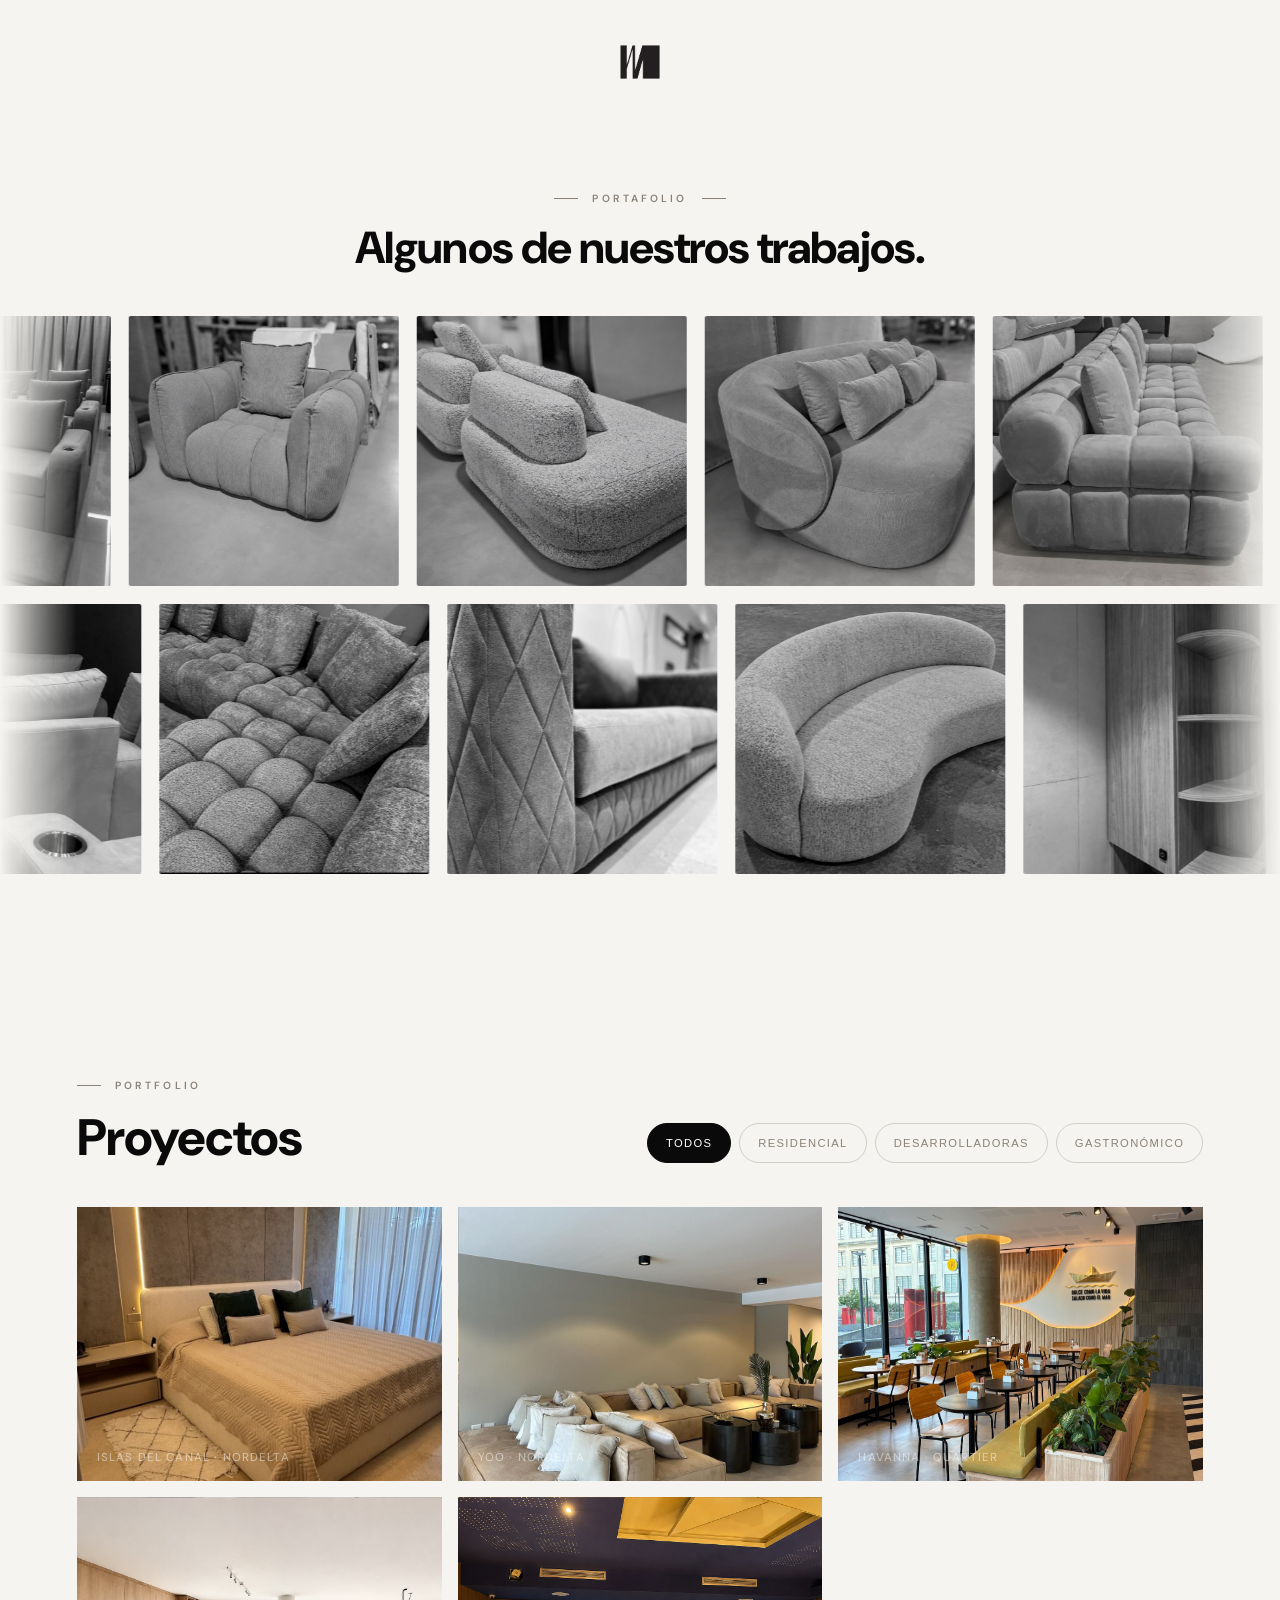
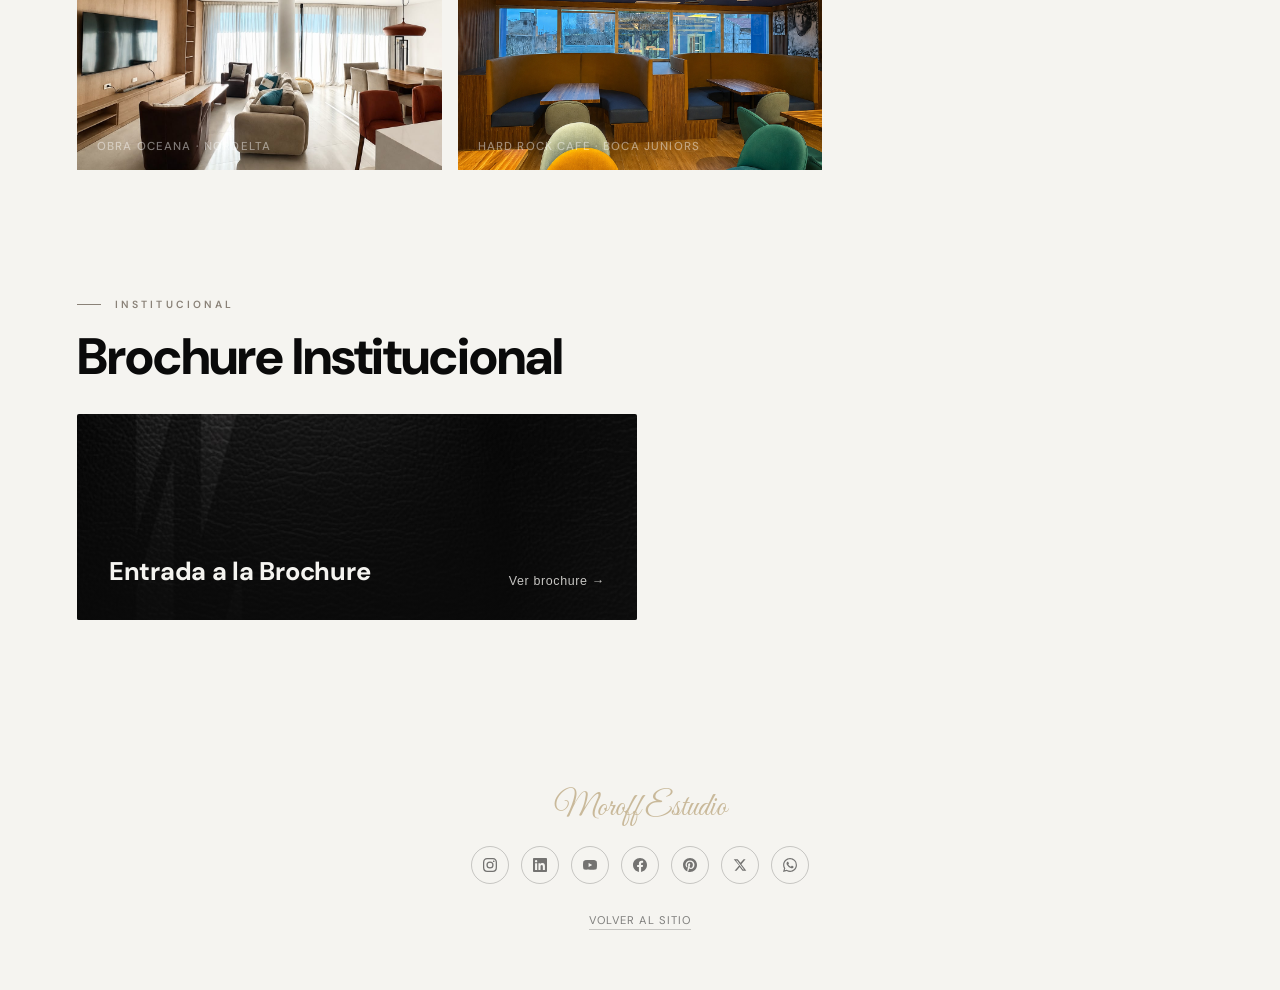
<file: brochure.html>
<!DOCTYPE html>
<html lang="es">
<head>
<meta charset="UTF-8">
<meta name="viewport" content="width=device-width, initial-scale=1.0">
<title>MOROFF — ESTUDIO · Brochure Institucional</title>
<meta name="description" content="Brochure institucional de Moroff Estudio — diseño de interiores y fabricación directa en Buenos Aires.">

<meta property="og:type" content="website">
<meta property="og:url" content="https://moroffestudio.com.ar/brochure.html">
<meta property="og:title" content="MOROFF — ESTUDIO · Brochure Institucional">
<meta property="og:description" content="Brochure institucional de Moroff Estudio — diseño de interiores y fabricación directa en Buenos Aires.">
<meta property="og:image" content="fotos%20brochure/79f589b3ddcf.jpg">
<meta name="twitter:card" content="summary_large_image">

<link rel="icon" type="image/png" href="[data-uri]">
<link rel="preconnect" href="https://fonts.googleapis.com">
<link rel="preconnect" href="https://fonts.gstatic.com" crossorigin>
<link href="https://fonts.googleapis.com/css2?family=DM+Sans:ital,opsz,wght@0,9..40,300;0,9..40,400;0,9..40,500;0,9..40,700;0,9..40,900&family=Playfair+Display:ital,wght@0,400;0,700;1,400&family=Great+Vibes&display=swap" rel="stylesheet">

<style>
*, *::before, *::after { box-sizing: border-box; margin: 0; padding: 0; }
:root {
  --cream: #f5f4f0;
  --black: #0a0a0a;
  --warm-gray: #8a8278;
  --accent: #c9b99a;
  --font-sans: 'DM Sans', sans-serif;
  --white: #ffffff;
  --off-white: #ede9e3;
  --dark: #1a1a1a;
  --warm-gray-light: #d4cec8;
  --nav-h: 64px;
  --section-pad: clamp(80px, 10vw, 140px);
  --transition: 0.4s cubic-bezier(0.25, 0.46, 0.45, 0.94);
  --font-serif: 'Playfair Display', serif;
}
html { scroll-behavior: smooth; }
body {
  font-family: var(--font-sans);
  background: var(--cream);
  color: var(--black);
  -webkit-font-smoothing: antialiased;
}
img { max-width: 100%; display: block; }

header {
  position: sticky;
  top: 0;
  z-index: 10;
  display: flex;
  align-items: center;
  justify-content: space-between;
  gap: 16px;
  padding: 16px clamp(20px, 5vw, 48px);
  background: rgba(245,244,240,0.85);
  -webkit-backdrop-filter: blur(10px);
  backdrop-filter: blur(10px);
  border-bottom: 1px solid rgba(10,10,10,0.08);
}
.header-logo {
  display: flex;
  align-items: center;
  gap: 10px;
  text-decoration: none;
  color: inherit;
}
.header-logo img { width: 28px; height: 28px; object-fit: contain; }
.header-logo span {
  font-size: 0.85rem;
  font-weight: 700;
  letter-spacing: 0.15em;
}
.header-actions { display: flex; align-items: center; gap: 18px; }
.header-actions a {
  font-size: 0.68rem;
  font-weight: 600;
  letter-spacing: 0.1em;
  text-transform: uppercase;
  text-decoration: none;
  color: var(--black);
  opacity: 0.6;
  transition: opacity 0.2s;
}
.header-actions a:hover { opacity: 1; }
.header-actions .btn-dl {
  background: var(--black);
  color: var(--cream);
  padding: 9px 16px;
  opacity: 1;
}
.header-actions .btn-dl:hover { background: #222; }

main {
  max-width: 980px;
  margin: 0 auto;
  padding: clamp(24px, 4vw, 48px) clamp(16px, 4vw, 32px) 80px;
  display: flex;
  flex-direction: column;
  gap: clamp(14px, 2vw, 22px);
}
.page {
  width: 100%;
  height: auto;
  aspect-ratio: 1608 / 1112;
  border-radius: 2px;
  box-shadow: 0 8px 32px rgba(10,10,10,0.12);
  background: rgba(10,10,10,0.03);
}

footer {
  text-align: center;
  padding: 40px 24px 60px;
}
.brand-sig {
  font-family: 'Great Vibes', cursive;
  font-size: 2rem;
  color: var(--accent);
  margin-bottom: 18px;
}
.back-link {
  display: inline-block;
  font-size: 0.7rem;
  letter-spacing: 0.1em;
  text-transform: uppercase;
  color: rgba(10,10,10,0.5);
  text-decoration: none;
  border-bottom: 1px solid rgba(10,10,10,0.2);
  padding-bottom: 2px;
  transition: color 0.2s, border-color 0.2s;
}
.back-link:hover { color: var(--black); border-color: var(--black); }

@media (max-width: 600px) {
  .header-logo span { display: none; }
}

/* ─── PROYECTOS (ported from index.html) ─── */
.reveal {
  opacity: 0;
  transform: translateY(28px);
  transition: opacity 0.7s var(--transition), transform 0.7s var(--transition);
}
.reveal.visible { opacity: 1; transform: translateY(0); }
.reveal-delay-1 { transition-delay: 0.1s; }
.reveal-delay-2 { transition-delay: 0.2s; }
.reveal-delay-3 { transition-delay: 0.3s; }
.reveal-delay-4 { transition-delay: 0.4s; }
.reveal-delay-5 { transition-delay: 0.5s; }

/* ─── SECTION COMMON ─── */
section { position: relative; scroll-margin-top: var(--nav-h); }

.section-label {
  font-size: 0.65rem;
  font-weight: 600;
  letter-spacing: 0.3em;
  text-transform: uppercase;
  color: var(--warm-gray);
  margin-bottom: 20px;
  display: flex;
  align-items: center;
  gap: 14px;
}
.section-label::before {
  content: '';
  display: block;
  width: 24px;
  height: 1px;
  background: currentColor;
}
.section-label-light {
  color: rgba(255,255,255,0.35);
}
.section-label-light::before { background: rgba(255,255,255,0.35); }

/* ─── PROYECTOS ─── */
#proyectos {
  background: var(--cream);
  padding: var(--section-pad) clamp(24px, 6vw, 80px);
}
.proyectos-header {
  display: flex;
  justify-content: space-between;
  align-items: flex-end;
  margin-bottom: 44px;
  flex-wrap: wrap;
  gap: 20px;
}
.proyectos-headline {
  font-size: clamp(2rem, 4vw, 4.5rem);
  font-weight: 800;
  letter-spacing: -0.02em;
  line-height: 1;
}

.filter-btns {
  display: flex;
  gap: 8px;
  flex-wrap: wrap;
}
.filter-btn {
  padding: 11px 18px;
  min-height: 40px;
  font-size: 0.7rem;
  font-weight: 500;
  letter-spacing: 0.12em;
  text-transform: uppercase;
  background: transparent;
  border: 1px solid var(--warm-gray-light);
  color: var(--warm-gray);
  cursor: pointer;
  transition: all 0.25s;
  border-radius: 100px;
}
.filter-btn:hover { border-color: var(--black); color: var(--black); }
.filter-btn.active { background: var(--black); color: var(--white); border-color: var(--black); }

.projects-grid {
  display: grid;
  grid-template-columns: repeat(12, 1fr);
  gap: 16px;
}
.project-card {
  position: relative;
  overflow: hidden;
  cursor: pointer;
  text-decoration: none;
  color: inherit;
  display: block;
  transition: opacity 0.4s, transform 0.4s;
}
.project-card.hidden { opacity: 0; pointer-events: none; transform: scale(0.97); height: 0; overflow: hidden; margin: 0; }
.project-card { grid-column: span 4; }

.project-img {
  width: 100%;
  display: block;
  aspect-ratio: 4/3;
  background-image: var(--proj-img);
  background-size: cover;
  background-position: center;
  transition: transform 0.7s var(--transition);
}
.project-card:hover .project-img { transform: scale(1.04); }

.project-overlay {
  position: absolute;
  inset: 0;
  background: rgba(10,10,10,0);
  display: flex;
  flex-direction: column;
  justify-content: flex-end;
  padding: 24px;
  transition: background 0.35s;
}
.project-card:hover .project-overlay { background: rgba(10,10,10,0.72); }
.project-info {
  transform: translateY(12px);
  opacity: 0;
  transition: all 0.35s;
}
.project-card:hover .project-info { transform: translateY(0); opacity: 1; }
.project-name {
  font-size: 1rem;
  font-weight: 700;
  color: var(--white);
  letter-spacing: 0.02em;
}
.project-meta {
  font-size: 0.72rem;
  font-weight: 300;
  letter-spacing: 0.1em;
  color: rgba(255,255,255,0.55);
  margin-top: 4px;
  display: flex;
  justify-content: space-between;
  align-items: center;
}
.project-arrow {
  font-size: 0.8rem;
  color: var(--white);
}

/* Static labels always visible */
.project-static {
  position: absolute;
  bottom: 16px;
  left: 20px;
  pointer-events: none;
}
.project-card:hover .project-static { display: none; }
.project-static-name {
  font-size: 0.72rem;
  font-weight: 500;
  letter-spacing: 0.1em;
  text-transform: uppercase;
  color: rgba(255,255,255,0.45);
}


@media (max-width: 1024px) {
  .project-card:nth-child(1) { grid-column: span 12; }
  .project-card:nth-child(2) { grid-column: span 6; }
  .project-card:nth-child(3) { grid-column: span 6; }
  .project-card:nth-child(4) { grid-column: span 12; }
  .project-card:nth-child(5) { grid-column: span 6; }
  .project-card:nth-child(6) { grid-column: span 6; }
}

@media (max-width: 768px) {
  #proyectos { padding: var(--section-pad) clamp(20px, 5vw, 48px); }
  .projects-grid { grid-template-columns: 1fr; gap: 14px; }
  .project-card { grid-column: 1 !important; }
  .project-card .project-img { aspect-ratio: 4/3 !important; }
  .proyectos-header { flex-direction: column; align-items: flex-start; }
}

@media (max-width: 480px) {
  .filter-btn { padding: 9px 14px; min-height: 40px; font-size: 0.66rem; }
}


html.is-mobile .projects-grid,
html.is-mobile .proj-meta,
html.is-mobile .proj-heart,
html.is-mobile .proj-scope-grid,
html.is-mobile .proj-others-grid,
html.is-mobile .proj-gallery-grid { grid-template-columns: 1fr !important; }

.project-modal {
  position: fixed;
  inset: 0;
  z-index: 999;
  background: var(--cream);
  overflow-y: auto;
  overflow-x: hidden;
  opacity: 0;
  visibility: hidden;
  transition: opacity 0.4s ease, visibility 0s linear 0.4s;
  -webkit-overflow-scrolling: touch;
}
.project-modal.open {
  opacity: 1;
  visibility: visible;
  transition: opacity 0.4s ease, visibility 0s linear 0s;
}
body.modal-open { overflow: hidden; }
.project-modal-content { display: none; }
.project-modal-content.active { display: block; }

.project-modal-close {
  position: fixed;
  top: calc(var(--nav-h) + 16px);
  right: 18px;
  z-index: 1200;
  width: 44px;
  height: 44px;
  border-radius: 50%;
  border: 1px solid rgba(255,255,255,0.25);
  background: rgba(10,10,10,0.7);
  -webkit-backdrop-filter: blur(10px);
  backdrop-filter: blur(10px);
  color: #fff;
  cursor: pointer;
  display: none;
  align-items: center;
  justify-content: center;
  transition: background 0.25s, border-color 0.25s, transform 0.35s;
  padding: 0;
}
.project-modal.open ~ .project-modal-close,
.project-modal.open .project-modal-close { display: flex; }
.project-modal-close svg { width: 18px; height: 18px; stroke: currentColor; fill: none; stroke-width: 2; stroke-linecap: round; }
.project-modal-close:hover { background: var(--black); border-color: var(--accent); transform: rotate(90deg); }

/* Back-to-projects pill (always visible inside modal) */
.proj-back-pill {
  position: fixed;
  bottom: 32px;
  left: 32px;
  z-index: 1150;
  display: none;
  align-items: center;
  gap: 10px;
  padding: 13px 20px;
  background: rgba(10, 10, 10, 0.85);
  border: 1px solid rgba(255,255,255,0.18);
  -webkit-backdrop-filter: blur(12px) saturate(140%);
  backdrop-filter: blur(12px) saturate(140%);
  font-size: 0.7rem;
  font-weight: 600;
  letter-spacing: 0.18em;
  text-transform: uppercase;
  color: var(--white);
  text-decoration: none;
  border-radius: 100px;
  cursor: pointer;
  box-shadow: 0 6px 24px rgba(0,0,0,0.4);
  transition: background 0.3s, transform 0.3s, box-shadow 0.3s;
}
.project-modal.open ~ .proj-back-pill { display: inline-flex; }
.proj-back-pill:hover { background: var(--black); transform: translateX(-4px); box-shadow: 0 8px 28px rgba(0,0,0,0.55); }
.proj-back-pill svg { width: 14px; height: 14px; stroke: currentColor; fill: none; stroke-width: 2; stroke-linecap: round; stroke-linejoin: round; }
@media (max-width: 600px) {
  .proj-back-pill { bottom: 20px; left: 16px; padding: 13px 18px; min-height: 44px; font-size: 0.7rem; }
  .project-modal-close { top: calc(var(--nav-h) + 10px); right: 12px; width: 44px; height: 44px; }
}

/* ── PROJECT HERO ── */
.proj-hero {
  position: relative;
  min-height: 88vh;
  display: flex;
  flex-direction: column;
  justify-content: flex-end;
  padding: 0 clamp(24px, 6vw, 80px) clamp(60px, 8vh, 100px);
  overflow: hidden;
  color: var(--white);
}
.proj-hero-bg {
  position: absolute; inset: 0;
  background-image: var(--hero-img);
  background-size: cover;
  background-position: center;
  z-index: 0;
}
.proj-hero-bg::after {
  content: ''; position: absolute; inset: 0;
  background: linear-gradient(to top, rgba(10,10,10,0.92) 0%, rgba(10,10,10,0.55) 45%, rgba(10,10,10,0.25) 100%);
}
.proj-hero-content { position: relative; z-index: 2; max-width: 900px; }
.proj-hero-eyebrow {
  font-size: 0.7rem;
  font-weight: 500;
  letter-spacing: 0.25em;
  text-transform: uppercase;
  color: var(--warm-gray);
  margin-bottom: 20px;
  display: flex; align-items: center; gap: 14px;
}
.proj-hero-eyebrow::before { content: ''; display: block; width: 36px; height: 1px; background: var(--warm-gray); }
.proj-hero-title {
  font-family: var(--font-sans);
  font-size: clamp(2.8rem, 7vw, 6rem);
  font-weight: 800;
  line-height: 0.95;
  letter-spacing: -0.025em;
  margin-bottom: 24px;
  color: var(--white);
}
.proj-hero-title em { font-style: normal; font-weight: 200; color: var(--warm-gray); }
.proj-hero-sub {
  font-size: 0.85rem;
  font-weight: 300;
  letter-spacing: 0.2em;
  text-transform: uppercase;
  color: var(--warm-gray);
}

/* ── PROJECT META ── */
.proj-meta {
  background: var(--black);
  color: var(--white);
  padding: clamp(48px, 6vw, 72px) clamp(24px, 6vw, 80px);
  display: grid;
  grid-template-columns: repeat(4, 1fr);
  gap: 32px;
  border-top: 1px solid rgba(255,255,255,0.08);
}
.proj-meta-item .proj-meta-label {
  font-size: 0.58rem;
  font-weight: 600;
  letter-spacing: 0.3em;
  text-transform: uppercase;
  color: var(--warm-gray);
  margin-bottom: 12px;
}
.proj-meta-item .proj-meta-value {
  font-size: 1.05rem;
  font-weight: 500;
  color: var(--white);
  letter-spacing: 0.01em;
}

/* ── PROJECT HEART ── */
.proj-heart {
  background: var(--cream);
  padding: var(--section-pad) clamp(24px, 6vw, 80px);
  display: grid;
  grid-template-columns: 1fr 1.4fr;
  gap: clamp(40px, 6vw, 100px);
}
.proj-heart-title {
  font-family: var(--font-sans);
  font-size: clamp(2rem, 4vw, 3.5rem);
  font-weight: 800;
  line-height: 1.05;
  letter-spacing: -0.02em;
  color: var(--black);
}
.proj-heart-title em { font-style: normal; font-weight: 200; color: var(--warm-gray); }
.proj-heart-right p {
  font-size: 1rem;
  font-weight: 300;
  line-height: 1.85;
  color: rgba(0,0,0,0.75);
  margin-bottom: 22px;
  max-width: 60ch;
}
.proj-heart-quote {
  font-family: var(--font-serif);
  font-style: italic;
  font-size: 1.25rem;
  line-height: 1.65;
  color: rgba(0,0,0,0.85);
  border-left: 2px solid var(--accent);
  padding-left: 22px;
  margin-top: 32px;
  max-width: 56ch;
}

/* ── PROJECT GALLERY ── */
.proj-gallery {
  background: var(--off-white);
  padding: var(--section-pad) clamp(24px, 6vw, 80px);
}
.proj-gallery-header { margin-bottom: 56px; max-width: 700px; }
.proj-gallery-header h2 {
  font-family: var(--font-sans);
  font-size: clamp(1.8rem, 3vw, 2.8rem);
  font-weight: 800;
  letter-spacing: -0.02em;
  color: var(--black);
  margin-bottom: 16px;
}
.proj-gallery-header p {
  font-size: 0.95rem;
  font-weight: 300;
  line-height: 1.7;
  color: rgba(0,0,0,0.6);
  max-width: 56ch;
}
.proj-gallery-grid {
  display: grid;
  grid-template-columns: repeat(6, 1fr);
  gap: 16px;
}
.proj-gallery-img {
  background-color: #d9d4cc;
  background-image: var(--g-img);
  background-size: cover;
  background-position: center;
  border-radius: 2px;
}
.proj-gallery-img:nth-child(1) { grid-column: span 4; aspect-ratio: 4/3; }
.proj-gallery-img:nth-child(2) { grid-column: span 2; aspect-ratio: 3/4; }
.proj-gallery-img:nth-child(3) { grid-column: span 2; aspect-ratio: 3/4; }
.proj-gallery-img:nth-child(4) { grid-column: span 4; aspect-ratio: 4/3; }
.proj-gallery-img:nth-child(5) { grid-column: span 3; aspect-ratio: 4/3; }
.proj-gallery-img:nth-child(6) { grid-column: span 3; aspect-ratio: 4/3; }

/* ── PROJECT SCOPE ── */
.proj-scope {
  background: var(--black);
  color: var(--white);
  padding: var(--section-pad) clamp(24px, 6vw, 80px);
}
.proj-scope-header { margin-bottom: 56px; max-width: 700px; }
.proj-scope-header h2 {
  font-family: var(--font-sans);
  font-size: clamp(2rem, 4vw, 3.5rem);
  font-weight: 800;
  letter-spacing: -0.02em;
  color: var(--white);
}
.proj-scope-grid {
  display: grid;
  grid-template-columns: repeat(3, 1fr);
  gap: 32px;
}
.proj-scope-item {
  border-top: 1px solid rgba(255,255,255,0.12);
  padding-top: 22px;
}
.proj-scope-num {
  font-family: var(--font-serif);
  font-style: italic;
  font-size: 1.4rem;
  color: var(--accent);
  margin-bottom: 14px;
}
.proj-scope-title {
  font-size: 1.1rem;
  font-weight: 700;
  color: var(--white);
  margin-bottom: 12px;
  letter-spacing: -0.01em;
}
.proj-scope-desc {
  font-size: 0.9rem;
  font-weight: 300;
  line-height: 1.75;
  color: rgba(255,255,255,0.55);
}

/* ── PROJECT CTA ── */
.proj-cta {
  background: var(--cream);
  padding: clamp(60px, 8vw, 100px) clamp(24px, 6vw, 80px);
  text-align: center;
}
.proj-cta h2 {
  font-family: var(--font-sans);
  font-size: clamp(1.8rem, 3.4vw, 2.8rem);
  font-weight: 800;
  letter-spacing: -0.02em;
  color: var(--black);
  margin-bottom: 18px;
  max-width: 22ch;
  margin-left: auto;
  margin-right: auto;
  line-height: 1.1;
}
.proj-cta p {
  font-size: 0.95rem;
  font-weight: 300;
  line-height: 1.65;
  color: rgba(0,0,0,0.6);
  margin-bottom: 28px;
  max-width: 52ch;
  margin-left: auto;
  margin-right: auto;
}
.proj-cta-btn {
  display: inline-flex;
  align-items: center;
  gap: 10px;
  background: var(--black);
  color: var(--white);
  text-decoration: none;
  padding: 15px 30px;
  font-size: 0.75rem;
  font-weight: 600;
  letter-spacing: 0.15em;
  text-transform: uppercase;
  transition: background 0.3s;
  border: none;
  cursor: pointer;
}
.proj-cta-btn:hover { background: var(--dark); }

/* ── OTHER PROJECTS ── */
.proj-others {
  background: var(--off-white);
  padding: var(--section-pad) clamp(24px, 6vw, 80px);
}
.proj-others-header { margin-bottom: 48px; }
.proj-others-header h2 {
  font-family: var(--font-sans);
  font-size: clamp(1.8rem, 3vw, 2.5rem);
  font-weight: 800;
  letter-spacing: -0.02em;
  color: var(--black);
}
.proj-others-grid {
  display: grid;
  grid-template-columns: 1fr 1fr;
  gap: 24px;
}
.proj-others-card {
  position: relative;
  overflow: hidden;
  aspect-ratio: 16/10;
  text-decoration: none;
  display: block;
  background-image: var(--proj-img);
  background-size: cover;
  background-position: center;
  cursor: pointer;
  transition: transform 0.5s var(--transition);
}
.proj-others-card::after {
  content: ''; position: absolute; inset: 0;
  background: linear-gradient(to top, rgba(10,10,10,0.85) 0%, rgba(10,10,10,0.1) 60%);
  transition: opacity 0.4s;
}
.proj-others-card:hover { transform: scale(1.01); }
.proj-others-card-info {
  position: absolute;
  bottom: 24px;
  left: 28px;
  right: 28px;
  z-index: 2;
  color: var(--white);
}
.proj-others-card-name { font-size: 1.1rem; font-weight: 700; color: var(--white); }
.proj-others-card-meta {
  font-size: 0.7rem;
  font-weight: 300;
  letter-spacing: 0.12em;
  text-transform: uppercase;
  color: rgba(255,255,255,0.6);
  margin-top: 4px;
}

@media (max-width: 900px) {
  .proj-meta { grid-template-columns: repeat(2, 1fr); gap: 24px; }
  .proj-heart { grid-template-columns: 1fr; gap: clamp(28px, 4vw, 50px); }
  .proj-scope-grid { grid-template-columns: 1fr; }
  .proj-gallery-grid { grid-template-columns: repeat(2, 1fr); }
  .proj-gallery-img:nth-child(n) { grid-column: span 1 !important; aspect-ratio: 4/3 !important; }
  .proj-hero { min-height: 72vh; padding-bottom: clamp(48px, 8vh, 80px); }
  .proj-hero-title { font-size: clamp(2.2rem, 8vw, 4rem); }
}
@media (max-width: 768px) {
  .proj-hero { min-height: 60vh; padding: 0 clamp(20px, 5vw, 48px) clamp(40px, 7vh, 64px); }
  .proj-hero-title { font-size: clamp(2rem, 9vw, 3.4rem); }
  .proj-hero-sub { font-size: 0.72rem; letter-spacing: 0.15em; }
  .proj-meta { padding: clamp(36px, 6vw, 56px) clamp(20px, 5vw, 48px); gap: 20px; }
  .proj-meta-item .proj-meta-value { font-size: 0.95rem; }
  .proj-heart { padding: clamp(48px, 8vw, 80px) clamp(20px, 5vw, 48px); }
  .proj-heart-title { font-size: clamp(1.7rem, 5.5vw, 2.6rem); }
  .proj-heart-right p { font-size: 0.92rem; line-height: 1.7; }
  .proj-heart-quote { font-size: 1.05rem; padding-left: 16px; }
  .proj-gallery { padding: clamp(48px, 8vw, 80px) clamp(20px, 5vw, 48px); }
  .proj-gallery-header { margin-bottom: 36px; }
  .proj-gallery-header h2 { font-size: clamp(1.5rem, 5vw, 2.2rem); }
  .proj-scope { padding: clamp(48px, 8vw, 80px) clamp(20px, 5vw, 48px); }
  .proj-scope-header { margin-bottom: 32px; }
  .proj-scope-header h2 { font-size: clamp(1.7rem, 5.5vw, 2.6rem); }
  .proj-cta { padding: clamp(48px, 8vw, 80px) clamp(20px, 5vw, 48px); }
  .proj-cta h2 { font-size: clamp(1.5rem, 5vw, 2.2rem); }
  .proj-others { padding: clamp(48px, 8vw, 80px) clamp(20px, 5vw, 48px); }
  .proj-others-grid { gap: 14px; }
  .proj-others-header h2 { font-size: clamp(1.5rem, 5vw, 2rem); }
  /* Close + back hidden on small screens to leave room for content; keep ESC + back-pill */
}
@media (max-width: 600px) {
  .proj-meta { grid-template-columns: 1fr; gap: 18px; }
  .proj-gallery-grid { grid-template-columns: 1fr; }
  .proj-others-grid { grid-template-columns: 1fr; }
  .proj-heart-title br { display: none; }
  .proj-hero-eyebrow { font-size: 0.62rem; letter-spacing: 0.2em; }
  .proj-hero-eyebrow::before { width: 24px; }
}


/* ─── HUB: portfolio de dos secciones (Proyectos / Brochure) ─── */
.view[hidden] { display: none !important; }
.hub {
  display: grid;
  grid-template-columns: 1.1fr 1fr;
  gap: 20px;
  padding: clamp(20px, 4vw, 40px) clamp(20px, 5vw, 48px);
  max-width: 1200px;
  margin: 0 auto;
}
.hub-card {
  position: relative;
  display: block;
  aspect-ratio: 4 / 5;
  background-size: cover;
  background-position: center;
  text-decoration: none;
  overflow: hidden;
  border-radius: 2px;
  transition: transform 0.5s var(--transition);
}
.hub-card::after {
  content: '';
  position: absolute; inset: 0;
  background: linear-gradient(180deg, rgba(10,10,10,0.05) 0%, rgba(10,10,10,0.8) 100%);
  transition: opacity 0.35s;
}
.hub-card:hover { transform: translateY(-4px); }
.hub-card:hover::after { background: linear-gradient(180deg, rgba(10,10,10,0.15) 0%, rgba(10,10,10,0.88) 100%); }
.hub-card-info {
  position: absolute; left: 0; right: 0; bottom: 0;
  padding: clamp(20px, 3vw, 32px);
  z-index: 1;
  color: var(--cream);
}
.hub-card-title {
  font-size: clamp(1.3rem, 2.6vw, 1.9rem);
  font-weight: 800;
  letter-spacing: -0.01em;
  margin-bottom: 6px;
}
.hub-card-sub {
  font-size: 0.7rem;
  font-weight: 400;
  letter-spacing: 0.14em;
  text-transform: uppercase;
  color: rgba(245,244,240,0.75);
}
.view-back {
  position: fixed;
  top: 20px;
  left: clamp(20px, 5vw, 48px);
  z-index: 50;
  display: inline-flex;
  align-items: center;
  gap: 8px;
  font-family: var(--font-sans);
  font-size: 0.7rem;
  font-weight: 600;
  letter-spacing: 0.1em;
  text-transform: uppercase;
  color: var(--black);
  background: var(--cream);
  border: 1px solid rgba(10,10,10,0.15);
  padding: 11px 18px;
  min-height: 40px;
  border-radius: 100px;
  cursor: pointer;
  box-shadow: 0 4px 16px rgba(10,10,10,0.1);
  transition: border-color 0.2s, background 0.2s;
}
.view-back:hover { border-color: var(--black); background: rgba(10,10,10,0.05); }
#brochure-content.view { padding-top: 76px; }
@media (max-width: 700px) {
  .hub { grid-template-columns: 1fr; gap: 14px; }
  .hub-card { aspect-ratio: 16/10; }
}

/* ─── BROCHURE INSTITUCIONAL (entrada placeholder) ─── */
#brochure-entry {
  background: var(--cream);
  padding: 0 clamp(24px, 6vw, 80px) var(--section-pad);
}
#brochure-entry .proyectos-headline { margin-bottom: 32px; }
.brochure-entry-tile {
  display: block;
  position: relative;
  width: 100%;
  max-width: 560px;
  aspect-ratio: 3 / 1.1;
  background-size: cover;
  background-position: center;
  border: none;
  padding: 0;
  margin: 0;
  cursor: pointer;
  overflow: hidden;
  border-radius: 2px;
  transition: transform 0.5s var(--transition);
}
.brochure-entry-tile:hover { transform: translateY(-4px); }
.brochure-entry-tile::after {
  content: '';
  position: absolute; inset: 0;
  background: linear-gradient(180deg, rgba(10,10,10,0.1) 0%, rgba(10,10,10,0.75) 100%);
  transition: opacity 0.35s;
}
.brochure-entry-tile:hover::after { background: linear-gradient(180deg, rgba(10,10,10,0.2) 0%, rgba(10,10,10,0.85) 100%); }
.brochure-entry-overlay {
  position: absolute;
  left: 0; right: 0; bottom: 0;
  z-index: 1;
  padding: clamp(20px, 3vw, 32px);
  color: var(--cream);
  display: flex;
  justify-content: space-between;
  align-items: flex-end;
  gap: 16px;
  flex-wrap: wrap;
  text-align: left;
}
.brochure-entry-title {
  font-family: var(--font-sans);
  font-size: clamp(1.1rem, 2.4vw, 1.6rem);
  font-weight: 700;
  letter-spacing: -0.01em;
}
.brochure-entry-arrow {
  font-size: 0.78rem;
  font-weight: 300;
  letter-spacing: 0.05em;
  color: rgba(245,244,240,0.8);
}

.footer-social {
  display: flex;
  gap: 12px;
  flex-wrap: wrap;
  justify-content: center;
  margin: 4px 0 24px;
}
.footer-social a {
  width: 38px;
  height: 38px;
  border: 1px solid rgba(10,10,10,0.2);
  border-radius: 50%;
  display: flex;
  align-items: center;
  justify-content: center;
  text-decoration: none;
  color: rgba(10,10,10,0.55);
  transition: all 0.25s;
}
.footer-social a:hover {
  border-color: var(--black);
  color: var(--black);
  background: rgba(10,10,10,0.05);
}
.footer-social svg { width: 14px; height: 14px; fill: currentColor; }

.logo-standalone {
  display: flex;
  justify-content: center;
  padding: clamp(24px, 4vw, 40px) 0 8px;
}
.logo-standalone img {
  width: 44px;
  height: 44px;
  object-fit: contain;
  transition: transform 0.3s;
}
.logo-standalone a:hover img { transform: scale(1.06); }
/* ─── CARRUSEL "algunos de nuestros trabajos" ─── */
.works-strip {
  background: var(--cream);
  padding: clamp(60px, 8vw, 100px) 0 clamp(50px, 6vw, 80px);
  overflow: hidden;
}
.works-strip-header {
  text-align: center;
  margin-bottom: 44px;
  padding: 0 clamp(20px, 5vw, 48px);
}
.works-strip-header .section-label {
  justify-content: center;
  color: var(--warm-gray);
}
.works-strip-header .section-label::before,
.works-strip-header .section-label::after {
  content: '';
  display: block;
  width: 24px;
  height: 1px;
  background: currentColor;
}
.works-strip-title {
  font-family: var(--font-sans);
  font-size: clamp(1.8rem, 3.5vw, 3rem);
  font-weight: 800;
  letter-spacing: -0.02em;
  color: var(--black);
  max-width: 24ch;
  margin: 0 auto;
  line-height: 1.05;
}
.works-strip-marquee {
  position: relative;
  overflow: hidden;
  -webkit-mask-image: linear-gradient(90deg, transparent, black 6%, black 94%, transparent);
          mask-image: linear-gradient(90deg, transparent, black 6%, black 94%, transparent);
}
.works-strip-track {
  display: flex;
  width: max-content;
  will-change: transform;
}
.works-strip-track img {
  width: clamp(190px, 22vw, 270px);
  height: clamp(190px, 22vw, 270px);
  margin-right: 18px;
  object-fit: cover;
  display: block;
  border-radius: 2px;
  transition: transform 0.4s ease, filter 0.4s ease;
  filter: saturate(0.95);
}
.works-strip-track img:hover {
  transform: scale(1.03);
  filter: saturate(1.05);
}
@media (max-width: 600px) {
  .works-strip-track img { margin-right: 12px; }
  .works-strip-header { margin-bottom: 32px; } }

.works-strip-marquee--bottom { margin-top: 18px; }

/* ─── LIGHTBOX ─── */
.lightbox {
  position: fixed;
  inset: 0;
  z-index: 2000;
  background: rgba(10,10,10,0.94);
  display: none;
  align-items: center;
  justify-content: center;
  padding: 4vh 4vw;
  opacity: 0;
  transition: opacity 0.3s ease;
}
.lightbox.open { display: flex; opacity: 1; }
body.lightbox-open { overflow: hidden; }
.lightbox-img {
  max-width: 100%;
  max-height: 100%;
  object-fit: contain;
  user-select: none;
  -webkit-user-drag: none;
  box-shadow: 0 20px 60px rgba(0,0,0,0.5);
}
.lightbox-btn {
  position: absolute;
  width: 48px;
  height: 48px;
  border-radius: 50%;
  border: 1px solid rgba(255,255,255,0.25);
  background: rgba(0,0,0,0.4);
  color: var(--white);
  cursor: pointer;
  display: inline-flex;
  align-items: center;
  justify-content: center;
  transition: background 0.2s ease, border-color 0.2s ease, transform 0.2s ease;
  padding: 0;
  -webkit-backdrop-filter: blur(6px);
          backdrop-filter: blur(6px);
}
.lightbox-btn:hover { background: rgba(0,0,0,0.7); border-color: rgba(255,255,255,0.6); }
.lightbox-btn:active { transform: scale(0.94); }
.lightbox-btn svg { width: 16px; height: 16px; stroke: currentColor; fill: none; stroke-width: 1.8; stroke-linecap: round; stroke-linejoin: round; }
.lightbox-prev { left: clamp(12px, 3vw, 32px); top: 50%; transform: translateY(-50%); }
.lightbox-next { right: clamp(12px, 3vw, 32px); top: 50%; transform: translateY(-50%); }
.lightbox-prev:active { transform: translateY(-50%) scale(0.94); }
.lightbox-next:active { transform: translateY(-50%) scale(0.94); }
.lightbox-close { top: clamp(12px, 3vw, 24px); right: clamp(12px, 3vw, 24px); }
.lightbox-count {
  position: absolute;
  bottom: clamp(12px, 3vw, 24px);
  left: 50%;
  transform: translateX(-50%);
  font-size: 0.65rem;
  font-weight: 500;
  letter-spacing: 0.2em;
  color: rgba(255,255,255,0.55);
}
.works-strip-track img { cursor: zoom-in; }
@media (max-width: 600px) {
  .lightbox-btn { width: 40px; height: 40px; }
  .works-strip-marquee--bottom { margin-top: 12px; }
}

</style>
</head>
<body>
<div class="logo-standalone">
  <a href="index.html"><img src="[data-uri]" alt="Moroff"></a>
</div>



<!-- ─── PROYECTOS ─── -->
<!-- ─── CARRUSEL "algunos de nuestros trabajos" ─── -->
<section class="works-strip">
  <div class="works-strip-header">
    <div class="section-label reveal">Portafolio</div>
    <h2 class="works-strip-title reveal">Algunos de nuestros trabajos.</h2>
  </div>
  <div class="works-strip-marquee" data-dir="left">
    <div class="works-strip-track">
      <img src="fotos%20carruselp/carrusel%201/c15.jpg" alt="" loading="lazy" data-idx="15">
      <img src="fotos%20carruselp/carrusel%201/c16.jpg" alt="" loading="lazy" data-idx="16">
      <img src="fotos%20carruselp/carrusel%201/c17.jpg" alt="" loading="lazy" data-idx="17">
      <img src="fotos%20carruselp/carrusel%201/c18.jpg" alt="" loading="lazy" data-idx="18">
      <img src="fotos%20carruselp/carrusel%201/c19.jpg" alt="" loading="lazy" data-idx="19">
      <img src="fotos%20carruselp/carrusel%201/c20.jpg" alt="" loading="lazy" data-idx="20">
      <img src="fotos%20carruselp/carrusel%201/c21.jpg" alt="" loading="lazy" data-idx="21">
      <img src="fotos%20carruselp/carrusel%201/c22.jpg" alt="" loading="lazy" data-idx="22">
      <img src="fotos%20carruselp/carrusel%201/c23.jpg" alt="" loading="lazy" data-idx="23">
      <img src="fotos%20carruselp/carrusel%201/c24.jpg" alt="" loading="lazy" data-idx="24">
      <img src="fotos%20carruselp/carrusel%201/c25.jpg" alt="" loading="lazy" data-idx="25">
      <img src="fotos%20carruselp/carrusel%201/c26.jpg" alt="" loading="lazy" data-idx="26">
      <img src="fotos%20carruselp/carrusel%201/c27.jpg" alt="" loading="lazy" data-idx="27">
      <img src="fotos%20carruselp/carrusel%201/c28.jpg" alt="" loading="lazy" data-idx="28">
      <img src="fotos%20carruselp/carrusel%201/c15.jpg" alt="" aria-hidden="true" loading="lazy" data-idx="15">
      <img src="fotos%20carruselp/carrusel%201/c16.jpg" alt="" aria-hidden="true" loading="lazy" data-idx="16">
      <img src="fotos%20carruselp/carrusel%201/c17.jpg" alt="" aria-hidden="true" loading="lazy" data-idx="17">
      <img src="fotos%20carruselp/carrusel%201/c18.jpg" alt="" aria-hidden="true" loading="lazy" data-idx="18">
      <img src="fotos%20carruselp/carrusel%201/c19.jpg" alt="" aria-hidden="true" loading="lazy" data-idx="19">
      <img src="fotos%20carruselp/carrusel%201/c20.jpg" alt="" aria-hidden="true" loading="lazy" data-idx="20">
      <img src="fotos%20carruselp/carrusel%201/c21.jpg" alt="" aria-hidden="true" loading="lazy" data-idx="21">
      <img src="fotos%20carruselp/carrusel%201/c22.jpg" alt="" aria-hidden="true" loading="lazy" data-idx="22">
      <img src="fotos%20carruselp/carrusel%201/c23.jpg" alt="" aria-hidden="true" loading="lazy" data-idx="23">
      <img src="fotos%20carruselp/carrusel%201/c24.jpg" alt="" aria-hidden="true" loading="lazy" data-idx="24">
      <img src="fotos%20carruselp/carrusel%201/c25.jpg" alt="" aria-hidden="true" loading="lazy" data-idx="25">
      <img src="fotos%20carruselp/carrusel%201/c26.jpg" alt="" aria-hidden="true" loading="lazy" data-idx="26">
      <img src="fotos%20carruselp/carrusel%201/c27.jpg" alt="" aria-hidden="true" loading="lazy" data-idx="27">
      <img src="fotos%20carruselp/carrusel%201/c28.jpg" alt="" aria-hidden="true" loading="lazy" data-idx="28">
    </div>
  </div>
  <div class="works-strip-marquee works-strip-marquee--bottom" data-dir="right">
    <div class="works-strip-track">
      <img src="fotos%20carruselp/carrusel%202/c01.jpg" alt="" loading="lazy" data-idx="1">
      <img src="fotos%20carruselp/carrusel%202/c02.jpg" alt="" loading="lazy" data-idx="2">
      <img src="fotos%20carruselp/carrusel%202/c03.jpg" alt="" loading="lazy" data-idx="3">
      <img src="fotos%20carruselp/carrusel%202/c04.jpg" alt="" loading="lazy" data-idx="4">
      <img src="fotos%20carruselp/carrusel%202/c05.jpg" alt="" loading="lazy" data-idx="5">
      <img src="fotos%20carruselp/carrusel%202/c06.jpg" alt="" loading="lazy" data-idx="6">
      <img src="fotos%20carruselp/carrusel%202/c07.jpg" alt="" loading="lazy" data-idx="7">
      <img src="fotos%20carruselp/carrusel%202/c08.jpg" alt="" loading="lazy" data-idx="8">
      <img src="fotos%20carruselp/carrusel%202/c09.jpg" alt="" loading="lazy" data-idx="9">
      <img src="fotos%20carruselp/carrusel%202/c10.jpg" alt="" loading="lazy" data-idx="10">
      <img src="fotos%20carruselp/carrusel%202/c11.jpg" alt="" loading="lazy" data-idx="11">
      <img src="fotos%20carruselp/carrusel%202/c12.jpg" alt="" loading="lazy" data-idx="12">
      <img src="fotos%20carruselp/carrusel%202/c13.jpg" alt="" loading="lazy" data-idx="13">
      <img src="fotos%20carruselp/carrusel%202/c14.jpg" alt="" loading="lazy" data-idx="14">
      <img src="fotos%20carruselp/carrusel%202/c01.jpg" alt="" aria-hidden="true" loading="lazy" data-idx="1">
      <img src="fotos%20carruselp/carrusel%202/c02.jpg" alt="" aria-hidden="true" loading="lazy" data-idx="2">
      <img src="fotos%20carruselp/carrusel%202/c03.jpg" alt="" aria-hidden="true" loading="lazy" data-idx="3">
      <img src="fotos%20carruselp/carrusel%202/c04.jpg" alt="" aria-hidden="true" loading="lazy" data-idx="4">
      <img src="fotos%20carruselp/carrusel%202/c05.jpg" alt="" aria-hidden="true" loading="lazy" data-idx="5">
      <img src="fotos%20carruselp/carrusel%202/c06.jpg" alt="" aria-hidden="true" loading="lazy" data-idx="6">
      <img src="fotos%20carruselp/carrusel%202/c07.jpg" alt="" aria-hidden="true" loading="lazy" data-idx="7">
      <img src="fotos%20carruselp/carrusel%202/c08.jpg" alt="" aria-hidden="true" loading="lazy" data-idx="8">
      <img src="fotos%20carruselp/carrusel%202/c09.jpg" alt="" aria-hidden="true" loading="lazy" data-idx="9">
      <img src="fotos%20carruselp/carrusel%202/c10.jpg" alt="" aria-hidden="true" loading="lazy" data-idx="10">
      <img src="fotos%20carruselp/carrusel%202/c11.jpg" alt="" aria-hidden="true" loading="lazy" data-idx="11">
      <img src="fotos%20carruselp/carrusel%202/c12.jpg" alt="" aria-hidden="true" loading="lazy" data-idx="12">
      <img src="fotos%20carruselp/carrusel%202/c13.jpg" alt="" aria-hidden="true" loading="lazy" data-idx="13">
      <img src="fotos%20carruselp/carrusel%202/c14.jpg" alt="" aria-hidden="true" loading="lazy" data-idx="14">
    </div>
  </div>
</section>

<section id="proyectos">
  <div class="proyectos-header">
    <div>
      <div class="section-label reveal">Portfolio</div>
      <h2 class="proyectos-headline reveal reveal-delay-1">Proyectos</h2>
    </div>
    <div class="filter-btns reveal reveal-delay-2">
      <button class="filter-btn active" data-filter="all">Todos</button>
      <button class="filter-btn" data-filter="residencial">Residencial</button>
      <button class="filter-btn" data-filter="desarrolladoras">Desarrolladoras</button>
      <button class="filter-btn" data-filter="gastronomico">Gastronómico</button>
    </div>
  </div>

  <div class="projects-grid">
    <!-- 1 — Islas del Canal · Nordelta -->
    <a class="project-card reveal" data-category="residencial" data-project="islas" href="#proyecto-islas"
       style="--proj-img: url('fotos%20proyectos/islas%20del%20canal/_dormitorio-1.jpg')">
      <div class="project-img"></div>
      <div class="project-static"><div class="project-static-name">Islas del Canal · Nordelta</div></div>
      <div class="project-overlay">
        <div class="project-info">
          <div class="project-name">Islas del Canal · Nordelta</div>
          <div class="project-meta"><span>Nordelta, Buenos Aires · 2024</span><span class="project-arrow">Ver proyecto →</span></div>
        </div>
      </div>
    </a>
    <!-- 2 — Yoo · Nordelta (Noba Living) -->
    <a class="project-card reveal reveal-delay-1" data-category="desarrolladoras" data-project="yoo" href="#proyecto-yoo"
       style="--proj-img: url('fotos%20proyectos/yoo%204/_sum-1.jpg')">
      <div class="project-img"></div>
      <div class="project-static"><div class="project-static-name">Yoo · Nordelta</div></div>
      <div class="project-overlay">
        <div class="project-info">
          <div class="project-name">Yoo · Nordelta</div>
          <div class="project-meta"><span>Noba Living · Nordelta</span><span class="project-arrow">Ver proyecto →</span></div>
        </div>
      </div>
    </a>
    <!-- 3 — Havanna · Quartier Puerto Madero -->
    <a class="project-card reveal reveal-delay-2" data-category="gastronomico" data-project="havanna" href="#proyecto-havanna"
       style="--proj-img: url('fotos%20proyectos/havanna/_salon-1.jpg')">
      <div class="project-img"></div>
      <div class="project-static"><div class="project-static-name">Havanna · Quartier</div></div>
      <div class="project-overlay">
        <div class="project-info">
          <div class="project-name">Havanna · Quartier</div>
          <div class="project-meta"><span>Puerto Madero · 2024</span><span class="project-arrow">Ver proyecto →</span></div>
        </div>
      </div>
    </a>
    <!-- 4 — Obra Oceana · Nordelta -->
    <a class="project-card reveal reveal-delay-3" data-category="residencial" data-project="oceana" href="#proyecto-oceana"
       style="--proj-img: url('fotos%20proyectos/obra%20oceana/_hero.jpg')">
      <div class="project-img"></div>
      <div class="project-static"><div class="project-static-name">Obra Oceana · Nordelta</div></div>
      <div class="project-overlay">
        <div class="project-info">
          <div class="project-name">Obra Oceana · Nordelta</div>
          <div class="project-meta"><span>Nordelta · Interiorismo integral</span><span class="project-arrow">Ver proyecto →</span></div>
        </div>
      </div>
    </a>
    <!-- 5 — Hard Rock Cafe · Boca Juniors -->
    <a class="project-card reveal reveal-delay-3" data-category="gastronomico" data-project="hardrock" href="#proyecto-hardrock"
       style="--proj-img: url('fotos%20proyectos/hard%20rock%20Boca%20Juniors/_hero.jpg')">
      <div class="project-img"></div>
      <div class="project-static"><div class="project-static-name">Hard Rock Cafe · Boca Juniors</div></div>
      <div class="project-overlay">
        <div class="project-info">
          <div class="project-name">Hard Rock Cafe · Boca Juniors</div>
          <div class="project-meta"><span>Gastronómico · Buenos Aires · 2025</span><span class="project-arrow">Ver proyecto →</span></div>
        </div>
      </div>
    </a>
  </div>
</section>

<!-- ─── PROJECT MODAL (in-page detail) ─── -->
<div class="project-modal" id="projectModal" aria-hidden="true">

  <!-- ── ISLAS DEL CANAL ── -->
  <div class="project-modal-content" data-project="islas">
    <section class="proj-hero" style="--hero-img: url('fotos%20proyectos/islas%20del%20canal/_hero.jpg')">
      <div class="proj-hero-bg"></div>
      <div class="proj-hero-content">
        <p class="proj-hero-eyebrow">Residencial · Nordelta</p>
        <h1 class="proj-hero-title">Islas del Canal<br><em>Nordelta.</em></h1>
        <p class="proj-hero-sub">Interiorismo integral · Mobiliario a medida</p>
      </div>
    </section>
    <section class="proj-meta">
      <div class="proj-meta-item"><div class="proj-meta-label">Tipología</div><div class="proj-meta-value">Residencia privada</div></div>
      <div class="proj-meta-item"><div class="proj-meta-label">Ubicación</div><div class="proj-meta-value">Islas del Canal, Nordelta</div></div>
      <div class="proj-meta-item"><div class="proj-meta-label">Cliente</div><div class="proj-meta-value">Diseñadora de Interiores</div></div>
      <div class="proj-meta-item"><div class="proj-meta-label">Alcance</div><div class="proj-meta-value">Mobiliario integral a medida</div></div>
    </section>
    <section class="proj-heart">
      <div class="proj-heart-left">
        <div class="section-label">El corazón del proyecto</div>
        <h2 class="proj-heart-title">Cada detalle,<br><em>fabricado a medida.</em></h2>
      </div>
      <div class="proj-heart-right">
        <p>Ubicado en el exclusivo barrio Islas del Canal, en Nordelta, este proyecto redefine el lujo y la comodidad. Cada espacio fue cuidadosamente pensado con un enfoque en la elegancia y la funcionalidad, creando ambientes sofisticados que invitan al confort y al descanso.</p>
        <p>Trabajamos en colaboración con una Diseñadora de Interiores, fabricando íntegramente cada pieza del proyecto: revestimientos tapizados, mobiliario laqueado con luz integrada, racks y mesas a medida, muebles maquilladores, sofás tapizados en pana con tratamiento antimanchas y juegos de comedor en leather vegan.</p>
        <p>Cada elemento fue diseñado y adaptado según las necesidades y gustos particulares del cliente. Un proyecto donde el lujo no se grita: se siente al tocar cada material.</p>
        <blockquote class="proj-heart-quote">"Cada detalle cuenta. Trabajamos para transformar cada proyecto en una obra personalizada, diseñada para superar todas las expectativas."</blockquote>
      </div>
    </section>
    <section class="proj-gallery">
      <div class="proj-gallery-header">
        <h2>Recorrido por los ambientes</h2>
        <p>Cinco espacios, una misma lógica: piezas únicas fabricadas a medida en nuestro taller, en estrecha colaboración con la Diseñadora de Interiores responsable del proyecto.</p>
      </div>
      <div class="proj-gallery-grid">
        <div class="proj-gallery-img" style="--g-img: url('fotos%20proyectos/islas%20del%20canal/_living-1.jpg')"></div>
        <div class="proj-gallery-img" style="--g-img: url('fotos%20proyectos/islas%20del%20canal/_dormitorio-1.jpg')"></div>
        <div class="proj-gallery-img" style="--g-img: url('fotos%20proyectos/islas%20del%20canal/_estudio-bar.jpg')"></div>
        <div class="proj-gallery-img" style="--g-img: url('fotos%20proyectos/islas%20del%20canal/_dormitorio-2.jpg')"></div>
        <div class="proj-gallery-img" style="--g-img: url('fotos%20proyectos/islas%20del%20canal/_rack-tv.jpg')"></div>
        <div class="proj-gallery-img" style="--g-img: url('fotos%20proyectos/islas%20del%20canal/_living-2.jpg')"></div>
      </div>
    </section>
    <section class="proj-scope">
      <div class="proj-scope-header">
        <div class="section-label section-label-light">Alcance del proyecto</div>
        <h2>Lo que pusimos<br>de nuestra parte.</h2>
      </div>
      <div class="proj-scope-grid">
        <div class="proj-scope-item"><div class="proj-scope-num">01</div><div class="proj-scope-title">Mobiliario integral a medida</div><p class="proj-scope-desc">Fabricación de cada pieza del proyecto: revestimientos tapizados, racks, mesas, muebles maquilladores y mobiliario laqueado con luz integrada.</p></div>
        <div class="proj-scope-item"><div class="proj-scope-num">02</div><div class="proj-scope-title">Trabajo con interiorista</div><p class="proj-scope-desc">Colaboración estrecha con la Diseñadora de Interiores a cargo del proyecto, ejecutando su visión con precisión técnica y respeto por cada detalle.</p></div>
        <div class="proj-scope-item"><div class="proj-scope-num">03</div><div class="proj-scope-title">Acabados premium</div><p class="proj-scope-desc">Madera maciza lustrada, laqueados con luz integrada, tapizados en pana y leather vegan con tratamiento antimanchas. Cada material, elegido por su forma de envejecer.</p></div>
      </div>
    </section>
    <section class="proj-cta">
      <h2>¿Pensando en un proyecto similar?</h2>
      <p>Conversemos sobre tu obra. Te respondemos en menos de 48 hs con una propuesta inicial.</p>
      <a href="index.html#contacto" class="proj-cta-btn">Contactanos</a>
    </section>
    <section class="proj-others">
      <div class="proj-others-header"><h2>Otros proyectos</h2></div>
      <div class="proj-others-grid">
        <a class="proj-others-card" href="#proyecto-yoo" data-project-link="yoo" style="--proj-img: url('fotos%20proyectos/yoo%204/_sum-1.jpg')">
          <div class="proj-others-card-info"><div class="proj-others-card-name">Yoo · Nordelta</div><div class="proj-others-card-meta">Desarrolladoras · Noba Living · Nordelta</div></div>
        </a>
        <a class="proj-others-card" href="#proyecto-havanna" data-project-link="havanna" style="--proj-img: url('fotos%20proyectos/havanna/_salon-1.jpg')">
          <div class="proj-others-card-info"><div class="proj-others-card-name">Havanna · Quartier</div><div class="proj-others-card-meta">Gastronómico · Puerto Madero · 2024</div></div>
        </a>
      </div>
    </section>
  </div>

  <!-- ── YOO · NORDELTA ── -->
  <div class="project-modal-content" data-project="yoo">
    <section class="proj-hero" style="--hero-img: url('fotos%20proyectos/yoo%204/_sum-1.jpg')">
      <div class="proj-hero-bg"></div>
      <div class="proj-hero-content">
        <p class="proj-hero-eyebrow">Desarrolladoras · Noba Living</p>
        <h1 class="proj-hero-title">Yoo<br><em>Nordelta.</em></h1>
        <p class="proj-hero-sub">Amenities + interiorismo de unidades · 90 días</p>
      </div>
    </section>
    <section class="proj-meta">
      <div class="proj-meta-item"><div class="proj-meta-label">Tipología</div><div class="proj-meta-value">Complejo residencial</div></div>
      <div class="proj-meta-item"><div class="proj-meta-label">Arquitectura</div><div class="proj-meta-value">Carlos Ott</div></div>
      <div class="proj-meta-item"><div class="proj-meta-label">Desarrolladora</div><div class="proj-meta-value">Noba Living</div></div>
      <div class="proj-meta-item"><div class="proj-meta-label">Alcance</div><div class="proj-meta-value">Amenities + unidades</div></div>
    </section>
    <section class="proj-heart">
      <div class="proj-heart-left">
        <div class="section-label">El corazón del proyecto</div>
        <h2 class="proj-heart-title">Un complejo firmado<br><em>por Carlos Ott.</em></h2>
      </div>
      <div class="proj-heart-right">
        <p>Yoo Nordelta es un proyecto concebido por el reconocido arquitecto Carlos Ott, compuesto por exclusivos condominios estratégicamente ubicados en 4,5 hectáreas contiguas al Lago Central de Nordelta y al prestigioso barrio "El Golf", famoso por su campo de 18 hoyos diseñado por Jack Nicklaus.</p>
        <p>Preservando la esencia distintiva del complejo, tuvimos la oportunidad de contribuir diseñando y fabricando el mobiliario del hall de entrada, la sala de reuniones, el salón de usos múltiples y el playroom, en un tiempo récord de 90 días.</p>
        <p>Continuamos nuestra colaboración con Noba Living desarrollando proyectos de interiorismo en las unidades, una vez entregadas a sus propietarios.</p>
        <blockquote class="proj-heart-quote">"En proyectos de escala, la consistencia es el lujo. Eso es lo que un fabricante con fábrica propia puede garantizar."</blockquote>
      </div>
    </section>
    <section class="proj-gallery">
      <div class="proj-gallery-header">
        <h2>Recorrido</h2>
        <p>Amenities del complejo y piezas de interiorismo desarrolladas para las unidades entregadas, fabricadas íntegramente en nuestro taller.</p>
      </div>
      <div class="proj-gallery-grid">
        <div class="proj-gallery-img" style="--g-img: url('fotos%20proyectos/yoo%204/_sum-1.jpg')"></div>
        <div class="proj-gallery-img" style="--g-img: url('fotos%20proyectos/yoo%204/_sofa.jpg')"></div>
        <div class="proj-gallery-img" style="--g-img: url('fotos%20proyectos/yoo%204/_mesa.jpg')"></div>
        <div class="proj-gallery-img" style="--g-img: url('fotos%20proyectos/yoo%204/_sum-2.jpg')"></div>
        <div class="proj-gallery-img" style="--g-img: url('fotos%20proyectos/yoo%204/_vista.jpg')"></div>
        <div class="proj-gallery-img" style="--g-img: url('fotos%20proyectos/yoo%204/_sum-3.jpg')"></div>
      </div>
    </section>
    <section class="proj-scope">
      <div class="proj-scope-header">
        <div class="section-label section-label-light">Alcance del proyecto</div>
        <h2>Lo que pusimos<br>de nuestra parte.</h2>
      </div>
      <div class="proj-scope-grid">
        <div class="proj-scope-item"><div class="proj-scope-num">01</div><div class="proj-scope-title">Amenities del complejo</div><p class="proj-scope-desc">Diseño y fabricación del mobiliario de los espacios comunes: hall de entrada, sala de reuniones, SUM y playroom.</p></div>
        <div class="proj-scope-item"><div class="proj-scope-num">02</div><div class="proj-scope-title">Tiempo récord</div><p class="proj-scope-desc">La obra de amenities se ejecutó en 90 días, coordinando entregas con los cronogramas del desarrollador.</p></div>
        <div class="proj-scope-item"><div class="proj-scope-num">03</div><div class="proj-scope-title">Interiorismo de unidades</div><p class="proj-scope-desc">Colaboración continua con Noba Living para el equipamiento de departamentos ya entregados a sus propietarios.</p></div>
      </div>
    </section>
    <section class="proj-cta">
      <h2>¿Estás desarrollando un proyecto a escala?</h2>
      <p>Tenemos capacidad productiva para acompañar desde amenities hasta torres residenciales completas. Conversemos.</p>
      <a href="index.html#contacto" class="proj-cta-btn">Contactanos</a>
    </section>
    <section class="proj-others">
      <div class="proj-others-header"><h2>Otros proyectos</h2></div>
      <div class="proj-others-grid">
        <a class="proj-others-card" href="#proyecto-islas" data-project-link="islas" style="--proj-img: url('fotos%20proyectos/islas%20del%20canal/_dormitorio-1.jpg')">
          <div class="proj-others-card-info"><div class="proj-others-card-name">Islas del Canal · Nordelta</div><div class="proj-others-card-meta">Residencial · Nordelta</div></div>
        </a>
        <a class="proj-others-card" href="#proyecto-havanna" data-project-link="havanna" style="--proj-img: url('fotos%20proyectos/havanna/_salon-1.jpg')">
          <div class="proj-others-card-info"><div class="proj-others-card-name">Havanna · Quartier</div><div class="proj-others-card-meta">Gastronómico · Puerto Madero · 2024</div></div>
        </a>
      </div>
    </section>
  </div>

  <!-- ── HAVANNA · QUARTIER ── -->
  <div class="project-modal-content" data-project="havanna">
    <section class="proj-hero" style="--hero-img: url('fotos%20proyectos/havanna/_salon-1.jpg')">
      <div class="proj-hero-bg"></div>
      <div class="proj-hero-content">
        <p class="proj-hero-eyebrow">Gastronómico · Quartier Puerto Madero</p>
        <h1 class="proj-hero-title">Havanna<br><em>Quartier.</em></h1>
        <p class="proj-hero-sub">17+ piezas fabricadas · 7 semanas · 2024</p>
      </div>
    </section>
    <section class="proj-meta">
      <div class="proj-meta-item"><div class="proj-meta-label">Tipología</div><div class="proj-meta-value">Café · gastronómico</div></div>
      <div class="proj-meta-item"><div class="proj-meta-label">Cliente</div><div class="proj-meta-value">Havanna</div></div>
      <div class="proj-meta-item"><div class="proj-meta-label">Ubicación</div><div class="proj-meta-value">Quartier, Puerto Madero</div></div>
      <div class="proj-meta-item"><div class="proj-meta-label">Alcance</div><div class="proj-meta-value">Mobiliario integral</div></div>
    </section>
    <section class="proj-heart">
      <div class="proj-heart-left">
        <div class="section-label">El corazón del proyecto</div>
        <h2 class="proj-heart-title">El brazo ejecutor<br><em>de un diseño preciso.</em></h2>
      </div>
      <div class="proj-heart-right">
        <p>Fabricamos el mobiliario integral del nuevo local de Havanna en Quartier, Puerto Madero. Muchos estudios de arquitectura, interioristas y constructoras llegan a nosotros con el diseño ya resuelto, pero sin el brazo ejecutor que entienda de tiempos y calidad. Para este proyecto, ese fuimos nosotros.</p>
        <p>En siete semanas entregamos más de 17 piezas clave: paneles, revestimientos, bancos, puertas, back de caja, estanterías y el mostrador principal. Cada componente fabricado en taller, ensamblado y montado en sitio con ejecución fiel a los planos provistos por el cliente.</p>
        <p>Un proyecto de esta magnitud exige precisión milimétrica y capacidad de ejecución impecable. En Moroff Estudio nos especializamos en transformar los renders del cliente en mobiliario real y duradero.</p>
        <blockquote class="proj-heart-quote">"Hacemos realidad los planos. Garantizamos excelencia en la fabricación, siempre."</blockquote>
      </div>
    </section>
    <section class="proj-gallery">
      <div class="proj-gallery-header">
        <h2>El desafío, en piezas</h2>
        <p>Más de 17 unidades producidas, desde paneles y revestimientos hasta bancos, puertas, back de caja, estanterías y el mostrador. Cada componente, una pieza única.</p>
      </div>
      <div class="proj-gallery-grid">
        <div class="proj-gallery-img" style="--g-img: url('fotos%20proyectos/havanna/_mostrador-1.jpg')"></div>
        <div class="proj-gallery-img" style="--g-img: url('fotos%20proyectos/havanna/_mostrador-2.jpg')"></div>
        <div class="proj-gallery-img" style="--g-img: url('fotos%20proyectos/havanna/_back-bar.jpg')"></div>
        <div class="proj-gallery-img" style="--g-img: url('fotos%20proyectos/havanna/_mostrador-3.jpg')"></div>
        <div class="proj-gallery-img" style="--g-img: url('fotos%20proyectos/havanna/_salon-1.jpg')"></div>
        <div class="proj-gallery-img" style="--g-img: url('fotos%20proyectos/havanna/_salon-2.jpg')"></div>
      </div>
    </section>
    <section class="proj-scope">
      <div class="proj-scope-header">
        <div class="section-label section-label-light">Alcance del proyecto</div>
        <h2>Lo que pusimos<br>de nuestra parte.</h2>
      </div>
      <div class="proj-scope-grid">
        <div class="proj-scope-item"><div class="proj-scope-num">01</div><div class="proj-scope-title">17+ piezas fabricadas</div><p class="proj-scope-desc">Mostrador, paneles, revestimientos, bancos, puertas, back de caja y estanterías. Cada componente producido y montado en sitio.</p></div>
        <div class="proj-scope-item"><div class="proj-scope-num">02</div><div class="proj-scope-title">Fidelidad al plano</div><p class="proj-scope-desc">Ejecución artesanal de los renders y planos provistos por el cliente, sin desvíos. Brazo ejecutor para estudios de arquitectura y constructoras.</p></div>
        <div class="proj-scope-item"><div class="proj-scope-num">03</div><div class="proj-scope-title">7 semanas, llave en mano</div><p class="proj-scope-desc">Fabricación, ensamble y montaje en siete semanas, coordinando con los tiempos comerciales de apertura del local.</p></div>
      </div>
    </section>
    <section class="proj-cta">
      <h2>¿Tenés el diseño y necesitás el brazo ejecutor?</h2>
      <p>Nos especializamos en transformar renders en mobiliario real, en los tiempos que el proyecto exige. Conversemos.</p>
      <a href="index.html#contacto" class="proj-cta-btn">Contactanos</a>
    </section>
    <section class="proj-others">
      <div class="proj-others-header"><h2>Otros proyectos</h2></div>
      <div class="proj-others-grid">
        <a class="proj-others-card" href="#proyecto-oceana" data-project-link="oceana" style="--proj-img: url('fotos%20proyectos/obra%20oceana/_hero.jpg')">
          <div class="proj-others-card-info"><div class="proj-others-card-name">Obra Oceana · Nordelta</div><div class="proj-others-card-meta">Residencial · Nordelta</div></div>
        </a>
        <a class="proj-others-card" href="#proyecto-yoo" data-project-link="yoo" style="--proj-img: url('fotos%20proyectos/yoo%204/_sum-1.jpg')">
          <div class="proj-others-card-info"><div class="proj-others-card-name">Yoo · Nordelta</div><div class="proj-others-card-meta">Desarrolladoras · Noba Living · Nordelta</div></div>
        </a>
      </div>
    </section>
  </div>

  <!-- ── OBRA OSEANA · NORDELTA ── -->
  <div class="project-modal-content" data-project="oceana">
    <section class="proj-hero" style="--hero-img: url('fotos%20proyectos/obra%20oceana/_hero.jpg')">
      <div class="proj-hero-bg"></div>
      <div class="proj-hero-content">
        <p class="proj-hero-eyebrow">Residencial · Nordelta</p>
        <h1 class="proj-hero-title">Obra Oceana<br><em>Nordelta.</em></h1>
        <p class="proj-hero-sub">Interiorismo integral · Mobiliario a medida · Cortinas por Mele Roller</p>
      </div>
    </section>
    <section class="proj-meta">
      <div class="proj-meta-item"><div class="proj-meta-label">Tipología</div><div class="proj-meta-value">Residencia privada</div></div>
      <div class="proj-meta-item"><div class="proj-meta-label">Ubicación</div><div class="proj-meta-value">Nordelta, Buenos Aires</div></div>
      <div class="proj-meta-item"><div class="proj-meta-label">Partner</div><div class="proj-meta-value">Mele Roller (cortinas)</div></div>
      <div class="proj-meta-item"><div class="proj-meta-label">Alcance</div><div class="proj-meta-value">Interiorismo integral</div></div>
    </section>
    <section class="proj-heart">
      <div class="proj-heart-left">
        <div class="section-label">El corazón del proyecto</div>
        <h2 class="proj-heart-title">Una casa pensada<br><em>desde cada pieza.</em></h2>
      </div>
      <div class="proj-heart-right">
        <p>Obra Oceana es una residencia en Nordelta donde nos encargamos del interiorismo integral: desde la iluminación arquitectónica hasta la última banqueta, cada elemento fue definido, diseñado y fabricado por nuestro equipo. Un proyecto donde la coherencia se ve en la totalidad y se toca en el detalle.</p>
        <p>Trabajamos en conjunto con <strong>Mele Roller</strong> para el sistema de cortinas, integrando su solución técnica con nuestra paleta de materiales y con la iluminación del proyecto. El resto del programa —sillón principal, banquetas, mesa, cama, cómoda, mueble de living, biblioteca y escritorio— se desarrolló íntegramente en nuestro taller.</p>
        <p>El resultado: una casa donde la madera clara, los tapizados neutros y el cuero conviven con la luz natural que entra por los ventanales. Nada compite; todo suma.</p>
        <blockquote class="proj-heart-quote">"Interiorismo integral es esto: una sola conversación, un solo interlocutor, un solo estándar de calidad de principio a fin."</blockquote>
      </div>
    </section>
    <section class="proj-gallery">
      <div class="proj-gallery-header">
        <h2>Recorrido por los ambientes</h2>
        <p>Living, comedor y dormitorios. Cada espacio con mobiliario a medida, iluminación arquitectónica y cortinas desarrolladas con Mele Roller.</p>
      </div>
      <div class="proj-gallery-grid">
        <div class="proj-gallery-img" style="--g-img: url('fotos%20proyectos/obra%20oceana/_living-panoramico.jpg')"></div>
        <div class="proj-gallery-img" style="--g-img: url('fotos%20proyectos/obra%20oceana/_living-dia.jpg')"></div>
        <div class="proj-gallery-img" style="--g-img: url('fotos%20proyectos/obra%20oceana/_dormitorio-1.jpg')"></div>
        <div class="proj-gallery-img" style="--g-img: url('fotos%20proyectos/obra%20oceana/_comedor.jpg')"></div>
        <div class="proj-gallery-img" style="--g-img: url('fotos%20proyectos/obra%20oceana/_living-noche.jpg')"></div>
        <div class="proj-gallery-img" style="--g-img: url('fotos%20proyectos/obra%20oceana/_dormitorio-2.jpg')"></div>
      </div>
    </section>
    <section class="proj-scope">
      <div class="proj-scope-header">
        <div class="section-label section-label-light">Alcance del proyecto</div>
        <h2>Lo que pusimos<br>de nuestra parte.</h2>
      </div>
      <div class="proj-scope-grid">
        <div class="proj-scope-item"><div class="proj-scope-num">01</div><div class="proj-scope-title">Mobiliario integral</div><p class="proj-scope-desc">Sillón principal, banquetas, mesa de comedor, cama, cómoda, mueble de living, biblioteca y escritorio. Fabricación completa en taller propio.</p></div>
        <div class="proj-scope-item"><div class="proj-scope-num">02</div><div class="proj-scope-title">Iluminación</div><p class="proj-scope-desc">Diseño y provisión de la iluminación arquitectónica, coordinada con el mobiliario y los materiales de cada ambiente.</p></div>
        <div class="proj-scope-item"><div class="proj-scope-num">03</div><div class="proj-scope-title">Cortinas con Mele Roller</div><p class="proj-scope-desc">Sistema de cortinas desarrollado en conjunto con Mele Roller, integrando la solución técnica con la paleta de materiales del proyecto.</p></div>
      </div>
    </section>
    <section class="proj-cta">
      <h2>¿Buscás un socio para el interiorismo completo?</h2>
      <p>Del primer boceto a la última cortina, en un solo equipo. Te respondemos en menos de 48 hs con una propuesta inicial.</p>
      <a href="index.html#contacto" class="proj-cta-btn">Contactanos</a>
    </section>
    <section class="proj-others">
      <div class="proj-others-header"><h2>Otros proyectos</h2></div>
      <div class="proj-others-grid">
        <a class="proj-others-card" href="#proyecto-hardrock" data-project-link="hardrock" style="--proj-img: url('fotos%20proyectos/hard%20rock%20Boca%20Juniors/_hero.jpg')">
          <div class="proj-others-card-info"><div class="proj-others-card-name">Hard Rock Cafe · Boca Juniors</div><div class="proj-others-card-meta">Gastronómico · Buenos Aires · 2025</div></div>
        </a>
        <a class="proj-others-card" href="#proyecto-islas" data-project-link="islas" style="--proj-img: url('fotos%20proyectos/islas%20del%20canal/_dormitorio-1.jpg')">
          <div class="proj-others-card-info"><div class="proj-others-card-name">Islas del Canal · Nordelta</div><div class="proj-others-card-meta">Residencial · Nordelta</div></div>
        </a>
      </div>
    </section>
  </div>

  <!-- ── HARD ROCK CAFE · BOCA JUNIORS ── -->
  <div class="project-modal-content" data-project="hardrock">
    <section class="proj-hero" style="--hero-img: url('fotos%20proyectos/hard%20rock%20Boca%20Juniors/_hero.jpg')">
      <div class="proj-hero-bg"></div>
      <div class="proj-hero-content">
        <p class="proj-hero-eyebrow">Gastronómico · Hard Rock Cafe</p>
        <h1 class="proj-hero-title">Hard Rock Cafe<br><em>Boca Juniors.</em></h1>
        <p class="proj-hero-sub">Boxes y bancos de salón · Fabricación a medida · 2025</p>
      </div>
    </section>
    <section class="proj-meta">
      <div class="proj-meta-item"><div class="proj-meta-label">Tipología</div><div class="proj-meta-value">Restaurante · marca global</div></div>
      <div class="proj-meta-item"><div class="proj-meta-label">Cliente</div><div class="proj-meta-value">Hard Rock Cafe</div></div>
      <div class="proj-meta-item"><div class="proj-meta-label">Ubicación</div><div class="proj-meta-value">Boca Juniors, Buenos Aires</div></div>
      <div class="proj-meta-item"><div class="proj-meta-label">Alcance</div><div class="proj-meta-value">Boxes + bancos de salón</div></div>
    </section>
    <section class="proj-heart">
      <div class="proj-heart-left">
        <div class="section-label">El corazón del proyecto</div>
        <h2 class="proj-heart-title">Del plano a la obra,<br><em>al estándar global.</em></h2>
      </div>
      <div class="proj-heart-right">
        <p>Trabajamos en dos de las piezas centrales del nuevo Hard Rock Cafe de Boca Juniors: los <strong>boxes</strong> y los <strong>bancos de salón</strong>. Nos encargamos del diseño y la fabricación a medida de cada uno — desarrollo integral desde el proyecto hasta la pieza terminada, resuelto en su totalidad en nuestra fábrica y carpintería.</p>
        <p>Ambas piezas fueron pensadas desde la estructura, las densidades y las terminaciones, en función de un uso intensivo y sostenido. La consigna era clara: cumplir con los estándares de una marca global sin perder el pulso artesanal del trabajo hecho en taller.</p>
        <p>Fuimos parte de la materialización del nuevo local: del plano a la obra, con la precisión y los tiempos que pide un proyecto de esta escala.</p>
        <blockquote class="proj-heart-quote">"Un box y un banco parecen simples. Sostener el estándar a lo largo de decenas de piezas, uso intensivo y años de servicio: eso es la diferencia."</blockquote>
      </div>
    </section>
    <section class="proj-gallery">
      <div class="proj-gallery-header">
        <h2>Del taller al salón</h2>
        <p>Boxes y bancos fabricados íntegramente en nuestra carpintería. El proceso, la pieza y el ambiente terminado.</p>
      </div>
      <div class="proj-gallery-grid">
        <div class="proj-gallery-img" style="--g-img: url('fotos%20proyectos/hard%20rock%20Boca%20Juniors/_boxes.jpg')"></div>
        <div class="proj-gallery-img" style="--g-img: url('fotos%20proyectos/hard%20rock%20Boca%20Juniors/_banco-mural.jpg')"></div>
        <div class="proj-gallery-img" style="--g-img: url('fotos%20proyectos/hard%20rock%20Boca%20Juniors/_taller.jpg')"></div>
        <div class="proj-gallery-img" style="--g-img: url('fotos%20proyectos/hard%20rock%20Boca%20Juniors/_ambiente.jpg')"></div>
        <div class="proj-gallery-img" style="--g-img: url('fotos%20proyectos/hard%20rock%20Boca%20Juniors/_serve-all.jpg')"></div>
        <div class="proj-gallery-img" style="--g-img: url('fotos%20proyectos/hard%20rock%20Boca%20Juniors/_box-detalle.jpg')"></div>
      </div>
    </section>
    <section class="proj-scope">
      <div class="proj-scope-header">
        <div class="section-label section-label-light">Alcance del proyecto</div>
        <h2>Lo que pusimos<br>de nuestra parte.</h2>
      </div>
      <div class="proj-scope-grid">
        <div class="proj-scope-item"><div class="proj-scope-num">01</div><div class="proj-scope-title">Boxes de salón</div><p class="proj-scope-desc">Diseño y fabricación integral de los boxes con estructura, densidades y terminaciones pensadas para uso intensivo y sostenido.</p></div>
        <div class="proj-scope-item"><div class="proj-scope-num">02</div><div class="proj-scope-title">Bancos de salón</div><p class="proj-scope-desc">Bancos largos tapizados en los colores del club, con tratamientos que resisten el servicio diario sin perder terminación.</p></div>
        <div class="proj-scope-item"><div class="proj-scope-num">03</div><div class="proj-scope-title">Estándar global</div><p class="proj-scope-desc">Ejecución bajo los estándares constructivos que exige una marca internacional, con fábrica y carpintería propias.</p></div>
      </div>
    </section>
    <section class="proj-cta">
      <h2>¿Tenés un proyecto gastronómico de marca?</h2>
      <p>Somos el brazo ejecutor que traduce el estándar de una marca global en piezas fabricadas a medida. Conversemos.</p>
      <a href="index.html#contacto" class="proj-cta-btn">Contactanos</a>
    </section>
    <section class="proj-others">
      <div class="proj-others-header"><h2>Otros proyectos</h2></div>
      <div class="proj-others-grid">
        <a class="proj-others-card" href="#proyecto-havanna" data-project-link="havanna" style="--proj-img: url('fotos%20proyectos/havanna/_salon-1.jpg')">
          <div class="proj-others-card-info"><div class="proj-others-card-name">Havanna · Quartier</div><div class="proj-others-card-meta">Gastronómico · Puerto Madero · 2024</div></div>
        </a>
        <a class="proj-others-card" href="#proyecto-oceana" data-project-link="oceana" style="--proj-img: url('fotos%20proyectos/obra%20oceana/_hero.jpg')">
          <div class="proj-others-card-info"><div class="proj-others-card-name">Obra Oceana · Nordelta</div><div class="proj-others-card-meta">Residencial · Nordelta</div></div>
        </a>
      </div>
    </section>
  </div>
</div>

<!-- Close button (fixed, only visible when modal open) -->
<button type="button" class="project-modal-close" id="projectModalClose" aria-label="Cerrar proyecto">
  <svg viewBox="0 0 24 24" xmlns="http://www.w3.org/2000/svg"><path d="M6 6l12 12M6 18L18 6"/></svg>
</button>

<!-- Back-to-projects pill (fixed, only visible when modal open) -->
<button type="button" class="proj-back-pill" id="projectModalBack" aria-label="Volver a proyectos">
  <svg viewBox="0 0 14 14"><path d="M9 1L3 7l6 6"/></svg>
  Volver a proyectos
</button>




<!-- ─── BROCHURE INSTITUCIONAL (entrada) ─── -->
<section id="brochure-entry">
  <div class="section-label">Institucional</div>
  <h2 class="proyectos-headline">Brochure Institucional</h2>
  <button type="button" class="brochure-entry-tile" data-view="brochure-content" style="background-image:url('brochure-entrada.jpg')">
    <div class="brochure-entry-overlay">
      <div class="brochure-entry-title">Entrada a la Brochure</div>
      <div class="brochure-entry-arrow">Ver brochure →</div>
    </div>
  </button>
</section>

<main id="brochure-content" class="view" hidden>
<button type="button" class="view-back" data-back>← Volver</button>
    <img class="page" src="fotos%20brochure/79f589b3ddcf.jpg" width="1608" height="1112" alt="Brochure Moroff — página 1" loading="eager">
    <img class="page" src="fotos%20brochure/61cf5a92ea13.jpg" width="1608" height="1112" alt="Brochure Moroff — página 2" loading="eager">
    <img class="page" src="fotos%20brochure/a8137dd4f129.jpg" width="1608" height="1112" alt="Brochure Moroff — página 3" loading="lazy">
    <img class="page" src="fotos%20brochure/dc53af847407.jpg" width="1608" height="1112" alt="Brochure Moroff — página 4" loading="lazy">
    <img class="page" src="fotos%20brochure/ef58126c9bcc.jpg" width="1608" height="1112" alt="Brochure Moroff — página 5" loading="lazy">
    <img class="page" src="fotos%20brochure/2a46f56c36b7.jpg" width="1608" height="1112" alt="Brochure Moroff — página 6" loading="lazy">
    <img class="page" src="fotos%20brochure/5bafc4ece799.jpg" width="1608" height="1112" alt="Brochure Moroff — página 7" loading="lazy">
    <img class="page" src="fotos%20brochure/4c52bf57a846.jpg" width="1608" height="1112" alt="Brochure Moroff — página 8" loading="lazy">
    <img class="page" src="fotos%20brochure/bc1ea1f41851.jpg" width="1608" height="1112" alt="Brochure Moroff — página 9" loading="lazy">
    <img class="page" src="fotos%20brochure/22095c58dc11.jpg" width="1608" height="1112" alt="Brochure Moroff — página 10" loading="lazy">
    <img class="page" src="fotos%20brochure/a025fcb54d40.jpg" width="1608" height="1112" alt="Brochure Moroff — página 11" loading="lazy">
    <img class="page" src="fotos%20brochure/cfeef89fef11.jpg" width="1608" height="1112" alt="Brochure Moroff — página 12" loading="lazy">
    <img class="page" src="fotos%20brochure/db2a6f20be95.jpg" width="1608" height="1112" alt="Brochure Moroff — página 13" loading="lazy">
    <img class="page" src="fotos%20brochure/d76b3d296799.jpg" width="1608" height="1112" alt="Brochure Moroff — página 14" loading="lazy">
    <img class="page" src="fotos%20brochure/f8a08ba28f03.jpg" width="1608" height="1112" alt="Brochure Moroff — página 15" loading="lazy">
    <img class="page" src="fotos%20brochure/a056613aa245.jpg" width="1608" height="1112" alt="Brochure Moroff — página 16" loading="lazy">
    <img class="page" src="fotos%20brochure/824c16011b7a.jpg" width="1608" height="1112" alt="Brochure Moroff — página 17" loading="lazy">
    <img class="page" src="fotos%20brochure/dbb36ad7de14.jpg" width="1608" height="1112" alt="Brochure Moroff — página 18" loading="lazy">
    <img class="page" src="fotos%20brochure/851a69e31e36.jpg" width="1608" height="1112" alt="Brochure Moroff — página 19" loading="lazy">
    <img class="page" src="fotos%20brochure/c76febf57c6a.jpg" width="1608" height="1112" alt="Brochure Moroff — página 20" loading="lazy">
    <img class="page" src="fotos%20brochure/1084a7a65647.jpg" width="1608" height="1112" alt="Brochure Moroff — página 21" loading="lazy">
    <img class="page" src="fotos%20brochure/e1fbf02f9f8a.jpg" width="1608" height="1112" alt="Brochure Moroff — página 22" loading="lazy">
    <img class="page" src="fotos%20brochure/484ecd17433c.jpg" width="1608" height="1112" alt="Brochure Moroff — página 23" loading="lazy">
    <img class="page" src="fotos%20brochure/674ef5aab7a9.jpg" width="1608" height="1112" alt="Brochure Moroff — página 24" loading="lazy">
    <img class="page" src="fotos%20brochure/db414d5c996c.jpg" width="1608" height="1112" alt="Brochure Moroff — página 25" loading="lazy">
    <img class="page" src="fotos%20brochure/cd4036618611.jpg" width="1608" height="1112" alt="Brochure Moroff — página 26" loading="lazy">
    <img class="page" src="fotos%20brochure/d22b9758314f.jpg" width="1608" height="1112" alt="Brochure Moroff — página 27" loading="lazy">
    <img class="page" src="fotos%20brochure/35084e0cf386.jpg" width="1608" height="1112" alt="Brochure Moroff — página 28" loading="lazy">
    <img class="page" src="fotos%20brochure/58ba0a7fecb6.jpg" width="1608" height="1112" alt="Brochure Moroff — página 29" loading="lazy">
    <img class="page" src="fotos%20brochure/56f4cc4e0f9b.jpg" width="1608" height="1112" alt="Brochure Moroff — página 30" loading="lazy">
    <img class="page" src="fotos%20brochure/33f702c49462.jpg" width="1608" height="1112" alt="Brochure Moroff — página 31" loading="lazy">
    <img class="page" src="fotos%20brochure/08fe1a9612df.jpg" width="1608" height="1112" alt="Brochure Moroff — página 32" loading="lazy">
    <img class="page" src="fotos%20brochure/e7bf0ad375af.jpg" width="1608" height="1112" alt="Brochure Moroff — página 33" loading="lazy">
    <img class="page" src="fotos%20brochure/09ec35e8fd35.jpg" width="1608" height="1112" alt="Brochure Moroff — página 34" loading="lazy">
    <img class="page" src="fotos%20brochure/24de16d7b86b.jpg" width="1608" height="1112" alt="Brochure Moroff — página 35" loading="lazy">
</main>

<footer>
  <div class="brand-sig">Moroff Estudio</div>
  <div class="footer-social">
    <a href="https://www.instagram.com/moroff.estudio/" target="_blank" rel="noopener" aria-label="Instagram">
      <svg viewBox="0 0 24 24"><path d="M12 2.163c3.204 0 3.584.012 4.85.07 3.252.148 4.771 1.691 4.919 4.919.058 1.265.069 1.645.069 4.849 0 3.205-.012 3.584-.069 4.849-.149 3.225-1.664 4.771-4.919 4.919-1.266.058-1.644.07-4.85.07-3.204 0-3.584-.012-4.849-.07-3.26-.149-4.771-1.699-4.919-4.92-.058-1.265-.07-1.644-.07-4.849 0-3.204.013-3.583.07-4.849.149-3.227 1.664-4.771 4.919-4.919 1.266-.057 1.645-.069 4.849-.069zM12 0C8.741 0 8.333.014 7.053.072 2.695.272.273 2.69.073 7.052.014 8.333 0 8.741 0 12c0 3.259.014 3.668.072 4.948.2 4.358 2.618 6.78 6.98 6.98C8.333 23.986 8.741 24 12 24c3.259 0 3.668-.014 4.948-.072 4.354-.2 6.782-2.618 6.979-6.98.059-1.28.073-1.689.073-4.948 0-3.259-.014-3.667-.072-4.947-.196-4.354-2.617-6.78-6.979-6.98C15.668.014 15.259 0 12 0zm0 5.838a6.162 6.162 0 100 12.324 6.162 6.162 0 000-12.324zM12 16a4 4 0 110-8 4 4 0 010 8zm6.406-11.845a1.44 1.44 0 100 2.881 1.44 1.44 0 000-2.881z"/></svg>
    </a>
    <a href="https://www.linkedin.com/company/moroff-estudio/" target="_blank" rel="noopener" aria-label="LinkedIn">
      <svg viewBox="0 0 24 24"><path d="M20.447 20.452h-3.554v-5.569c0-1.328-.027-3.037-1.852-3.037-1.853 0-2.136 1.445-2.136 2.939v5.667H9.351V9h3.414v1.561h.046c.477-.9 1.637-1.85 3.37-1.85 3.601 0 4.267 2.37 4.267 5.455v6.286zM5.337 7.433a2.062 2.062 0 01-2.063-2.065 2.064 2.064 0 112.063 2.065zm1.782 13.019H3.555V9h3.564v11.452zM22.225 0H1.771C.792 0 0 .774 0 1.729v20.542C0 23.227.792 24 1.771 24h20.451C23.2 24 24 23.227 24 22.271V1.729C24 .774 23.2 0 22.222 0h.003z"/></svg>
    </a>
    <a href="https://www.youtube.com/@moroffestudio" target="_blank" rel="noopener" aria-label="YouTube">
      <svg viewBox="0 0 24 24"><path d="M23.495 6.205a3.007 3.007 0 00-2.088-2.088c-1.87-.501-9.396-.501-9.396-.501s-7.507-.01-9.396.501A3.007 3.007 0 00.527 6.205a31.247 31.247 0 00-.522 5.805 31.247 31.247 0 00.522 5.783 3.007 3.007 0 002.088 2.088c1.868.502 9.396.502 9.396.502s7.506 0 9.396-.502a3.007 3.007 0 002.088-2.088 31.247 31.247 0 00.5-5.783 31.247 31.247 0 00-.5-5.805zM9.609 15.601V8.408l6.264 3.602z"/></svg>
    </a>
    <a href="https://www.facebook.com/moroff.estudio/" target="_blank" rel="noopener" aria-label="Facebook">
      <svg viewBox="0 0 24 24"><path d="M24 12.073c0-6.627-5.373-12-12-12s-12 5.373-12 12c0 5.99 4.388 10.954 10.125 11.854v-8.385H7.078v-3.47h3.047V9.43c0-3.007 1.792-4.669 4.533-4.669 1.312 0 2.686.235 2.686.235v2.953H15.83c-1.491 0-1.956.925-1.956 1.874v2.25h3.328l-.532 3.47h-2.796v8.385C19.612 23.027 24 18.062 24 12.073z"/></svg>
    </a>
    <a href="https://ar.pinterest.com/moroffestudio/" target="_blank" rel="noopener" aria-label="Pinterest">
      <svg viewBox="0 0 24 24"><path d="M12 0C5.373 0 0 5.373 0 12c0 5.084 3.163 9.426 7.627 11.174-.105-.949-.2-2.405.042-3.441.218-.937 1.407-5.965 1.407-5.965s-.359-.719-.359-1.782c0-1.668.967-2.914 2.171-2.914 1.023 0 1.518.769 1.518 1.69 0 1.029-.655 2.568-.994 3.995-.283 1.194.599 2.169 1.777 2.169 2.133 0 3.772-2.249 3.772-5.495 0-2.873-2.064-4.882-5.012-4.882-3.414 0-5.418 2.561-5.418 5.207 0 1.031.397 2.138.893 2.738a.36.36 0 01.083.345l-.333 1.36c-.053.22-.174.267-.402.161-1.499-.698-2.436-2.889-2.436-4.649 0-3.785 2.75-7.262 7.929-7.262 4.163 0 7.398 2.967 7.398 6.931 0 4.136-2.607 7.464-6.227 7.464-1.216 0-2.359-.632-2.75-1.378l-.748 2.853c-.271 1.043-1.002 2.35-1.492 3.146C9.57 23.812 10.763 24 12 24c6.627 0 12-5.373 12-12S18.627 0 12 0z"/></svg>
    </a>
    <a href="https://x.com/moroffestudio" target="_blank" rel="noopener" aria-label="X / Twitter">
      <svg viewBox="0 0 24 24"><path d="M18.244 2.25h3.308l-7.227 8.26 8.502 11.24H16.17l-4.714-6.231-5.401 6.231H2.741l7.73-8.835L1.254 2.25H8.08l4.713 5.932zm-1.161 17.52h1.833L7.084 4.126H5.117z"/></svg>
    </a>
    <a href="https://wa.me/5491134177221?text=Hola%2C%20me%20comunico%20desde%20el%20sitio%20web%20de%20Moroff%20Estudio.%20Quisiera%20consultar%20sobre%20un%20proyecto." target="_blank" rel="noopener" aria-label="WhatsApp">
      <svg viewBox="0 0 24 24"><path d="M17.472 14.382c-.297-.149-1.758-.867-2.03-.967-.273-.099-.471-.148-.67.15-.197.297-.767.966-.94 1.164-.173.199-.347.223-.644.075-.297-.15-1.255-.463-2.39-1.475-.883-.788-1.48-1.761-1.653-2.059-.173-.297-.018-.458.13-.606.134-.133.298-.347.446-.52.149-.174.198-.298.298-.497.099-.198.05-.371-.025-.52-.075-.149-.669-1.612-.916-2.207-.242-.579-.487-.5-.669-.51-.173-.008-.371-.01-.57-.01-.198 0-.52.074-.792.372-.272.297-1.04 1.016-1.04 2.479 0 1.462 1.065 2.875 1.213 3.074.149.198 2.096 3.2 5.077 4.487.709.306 1.262.489 1.694.625.712.227 1.36.195 1.871.118.571-.085 1.758-.719 2.006-1.413.248-.694.248-1.289.173-1.413-.074-.124-.272-.198-.57-.347m-5.421 7.403h-.004a9.87 9.87 0 01-5.031-1.378l-.361-.214-3.741.982.998-3.648-.235-.374a9.86 9.86 0 01-1.51-5.26c.001-5.45 4.436-9.884 9.888-9.884 2.64 0 5.122 1.03 6.988 2.898a9.825 9.825 0 012.893 6.994c-.003 5.45-4.437 9.884-9.885 9.884m8.413-18.297A11.815 11.815 0 0012.05 0C5.495 0 .16 5.335.157 11.892c0 2.096.547 4.142 1.588 5.945L.057 24l6.305-1.654a11.882 11.882 0 005.683 1.448h.005c6.554 0 11.89-5.335 11.893-11.893a11.821 11.821 0 00-3.48-8.413Z"/></svg>
    </a>
  </div>
  <a class="back-link" href="index.html">Volver al sitio</a>
</footer>


<!-- ─── LIGHTBOX (works-strip) ─── -->
<div class="lightbox" id="worksLightbox" aria-hidden="true">
  <img class="lightbox-img" id="lightboxImg" alt="">
  <button type="button" class="lightbox-btn lightbox-close" id="lightboxClose" aria-label="Cerrar">
    <svg viewBox="0 0 24 24"><path d="M6 6l12 12M6 18L18 6"/></svg>
  </button>
  <button type="button" class="lightbox-btn lightbox-prev" id="lightboxPrev" aria-label="Anterior">
    <svg viewBox="0 0 14 14"><polyline points="9 2 3 7 9 12"/></svg>
  </button>
  <button type="button" class="lightbox-btn lightbox-next" id="lightboxNext" aria-label="Siguiente">
    <svg viewBox="0 0 14 14"><polyline points="5 2 11 7 5 12"/></svg>
  </button>
  <span class="lightbox-count" id="lightboxCount"></span>
</div>


<script>

// ─── MOBILE FALLBACK ─── (forces mobile layout if media queries fail — e.g. WhatsApp in-app browser)
(function setMobile() {
  function apply() {
    var w = window.innerWidth || document.documentElement.clientWidth;
    var dpr = window.devicePixelRatio || 1;
    var isTouch = (matchMedia && matchMedia('(pointer: coarse)').matches) || ('ontouchstart' in window);
    var phys = w * dpr;
    if (w < 900 || (isTouch && phys < 1400)) document.documentElement.classList.add('is-mobile');
    else document.documentElement.classList.remove('is-mobile');
  }
  apply();
  window.addEventListener('resize', apply);
  window.addEventListener('orientationchange', apply);
})();

// ─── REVEAL FALLBACK ─── (force-show reveals after 2s if IntersectionObserver fails)
setTimeout(function() {
  document.querySelectorAll('.reveal:not(.visible)').forEach(function(el) { el.classList.add('visible'); });
}, 2000);

// ─── SCROLL REVEAL ───
const revealEls = document.querySelectorAll('.reveal');
const revealObserver = new IntersectionObserver((entries) => {
  entries.forEach(entry => {
    if (entry.isIntersecting) {
      entry.target.classList.add('visible');
      revealObserver.unobserve(entry.target);
    }
  });
}, { threshold: 0.08, rootMargin: '0px 0px -40px 0px' });

revealEls.forEach(el => revealObserver.observe(el));

// ─── FILTER: Proyectos ───
const filterBtns = document.querySelectorAll('.filter-btn');
const projectCards = document.querySelectorAll('.project-card');

filterBtns.forEach(btn => {
  btn.addEventListener('click', () => {
    const filter = btn.dataset.filter;
    filterBtns.forEach(b => b.classList.remove('active'));
    btn.classList.add('active');

    projectCards.forEach(card => {
      if (filter === 'all' || card.dataset.category === filter) {
        card.classList.remove('hidden');
      } else {
        card.classList.add('hidden');
      }
    });
  });
});

// ─── PROJECT MODAL ROUTER ───
const projectModal      = document.getElementById('projectModal');
const projectModalClose = document.getElementById('projectModalClose');
const projectModalBack  = document.getElementById('projectModalBack');
const projectContents   = document.querySelectorAll('.project-modal-content');
let _savedScrollY = 0;

function openProjectModal(slug, { updateHash = true } = {}) {
  const content = document.querySelector(`.project-modal-content[data-project="${slug}"]`);
  if (!content) return false;
  // Save current scroll if not already open
  if (!document.body.classList.contains('modal-open')) {
    _savedScrollY = window.scrollY;
  }
  projectContents.forEach(c => c.classList.remove('active'));
  content.classList.add('active');
  projectModal.classList.add('open');
  projectModal.setAttribute('aria-hidden', 'false');
  document.body.classList.add('modal-open');
  // Reset modal scroll to top
  projectModal.scrollTop = 0;
  if (updateHash) {
    const newHash = `#proyecto-${slug}`;
    if (location.hash !== newHash) history.pushState(null, '', newHash);
  }
  return true;
}

function closeProjectModal({ updateHash = true, silent = false } = {}) {
  if (!document.body.classList.contains('modal-open')) return;
  projectModal.classList.remove('open');
  projectModal.setAttribute('aria-hidden', 'true');
  document.body.classList.remove('modal-open');
  setTimeout(() => projectContents.forEach(c => c.classList.remove('active')), 400);
  if (updateHash) {
    history.replaceState(null, '', '#proyectos');
  }
  if (!silent) {
    // Restore scroll to where we were
    window.scrollTo({ top: _savedScrollY, behavior: 'instant' in window ? 'instant' : 'auto' });
  }
}

// Open from project card clicks
document.querySelectorAll('.project-card[data-project]').forEach(card => {
  card.addEventListener('click', (e) => {
    e.preventDefault();
    openProjectModal(card.dataset.project);
  });
});

// Cross-nav between projects (from "Otros proyectos" inside modal)
document.querySelectorAll('[data-project-link]').forEach(link => {
  link.addEventListener('click', (e) => {
    e.preventDefault();
    openProjectModal(link.dataset.projectLink);
  });
});

// Close handlers
projectModalClose.addEventListener('click', () => closeProjectModal());
projectModalBack.addEventListener('click', () => closeProjectModal());
document.addEventListener('keydown', (e) => {
  if (e.key === 'Escape' && document.body.classList.contains('modal-open')) {
    closeProjectModal();
  }
});

// Hashchange (back/forward buttons)
window.addEventListener('hashchange', () => {
  const m = location.hash.match(/^#proyecto-(islas|yoo|havanna|oceana|hardrock)$/);
  if (m) openProjectModal(m[1], { updateHash: false });
  else if (document.body.classList.contains('modal-open')) closeProjectModal({ updateHash: false });
});

// Deep link on page load
(function initFromHash() {
  const m = location.hash.match(/^#proyecto-(islas|yoo|havanna|oceana|hardrock)$/);
  if (m) openProjectModal(m[1], { updateHash: false });
})();

</script>
<script>
// ─── BROCHURE ENTRY TOGGLE ───
(function() {
  const brochureMain = document.getElementById('brochure-content');

  function openBrochure(updateHash = true) {
    brochureMain.hidden = false;
    brochureMain.scrollIntoView({ behavior: 'smooth', block: 'start' });
    if (updateHash && location.hash !== '#brochure-content') {
      history.pushState(null, '', '#brochure-content');
    }
  }

  function closeBrochure(updateHash = true) {
    brochureMain.hidden = true;
    document.getElementById('brochure-entry').scrollIntoView({ behavior: 'smooth', block: 'start' });
    if (updateHash) {
      history.replaceState(null, '', location.pathname);
    }
  }

  document.querySelectorAll('[data-view="brochure-content"]').forEach(el => {
    el.addEventListener('click', (e) => {
      e.preventDefault();
      openBrochure();
    });
  });

  document.querySelectorAll('[data-back]').forEach(el => {
    el.addEventListener('click', () => closeBrochure());
  });

  window.addEventListener('hashchange', () => {
    const h = location.hash.replace('#', '');
    if (h === 'brochure-content') { if (brochureMain.hidden) openBrochure(false); }
    else if (!brochureMain.hidden) closeBrochure(false);
  });

  if (location.hash.replace('#', '') === 'brochure-content') openBrochure(false);
})();

// ─── Works strip: 2 carruseles + lightbox ───
(function initWorks(){
  const marquees = document.querySelectorAll('.works-strip-marquee');
  if (!marquees.length) return;

  const SPEED = 75;
  const ARROW_STEP = 340;
  const states = [];

  marquees.forEach(marquee => {
    const track = marquee.querySelector('.works-strip-track');
    const dir = marquee.dataset.dir === 'right' ? -1 : 1;
    const st = { marquee, track, dir, offset: 0, paused: false, setW: 0 };
    states.push(st);
    marquee.addEventListener('mouseenter', () => st.paused = true);
    marquee.addEventListener('mouseleave', () => st.paused = false);
  });

  function recalc(){ states.forEach(s => s.setW = s.track.scrollWidth / 2); }
  window.addEventListener('resize', recalc);
  window.addEventListener('load', recalc);
  recalc();

  let last = performance.now();
  function loop(now){
    const dt = (now - last) / 1000; last = now;
    states.forEach(s => {
      if (s.setW > 0) {
        if (!s.paused) s.offset += SPEED * dt * s.dir;
        if (s.offset >= s.setW) s.offset -= s.setW;
        if (s.offset < 0) s.offset += s.setW;
        s.track.style.transform = 'translateX(-' + s.offset + 'px)';
      }
    });
    requestAnimationFrame(loop);
  }
  requestAnimationFrame(loop);

  // Lightbox
  const lightbox = document.getElementById('worksLightbox');
  if (!lightbox) return;
  const lbImg    = document.getElementById('lightboxImg');
  const lbClose  = document.getElementById('lightboxClose');
  const lbPrev   = document.getElementById('lightboxPrev');
  const lbNext   = document.getElementById('lightboxNext');
  const lbCount  = document.getElementById('lightboxCount');
  const TOTAL = 28;
  let currentIdx = 1;

  function urlFor(i){ const folder = i <= 14 ? 'carrusel%202' : 'carrusel%201'; return 'fotos%20carruselp/' + folder + '/c' + String(i).padStart(2,'0') + '.jpg'; }
  function show(i){
    if (i < 1) i = TOTAL; if (i > TOTAL) i = 1;
    currentIdx = i;
    lbImg.src = urlFor(i);
    lbCount.textContent = i + ' / ' + TOTAL;
  }
  function openLB(i){
    show(i);
    lightbox.classList.add('open');
    lightbox.setAttribute('aria-hidden', 'false');
    document.body.classList.add('lightbox-open');
  }
  function closeLB(){
    lightbox.classList.remove('open');
    lightbox.setAttribute('aria-hidden', 'true');
    document.body.classList.remove('lightbox-open');
  }

  // Event delegation en document — más robusto (funciona con imgs dinámicas y evita issues de scope)
  document.addEventListener('click', (e) => {
    // Click en foto del carrusel
    const carruselImg = e.target.closest('.works-strip-track img');
    if (carruselImg) {
      e.preventDefault();
      e.stopPropagation();
      const idx = parseInt(carruselImg.dataset.idx || '1', 10);
      openLB(idx);
      return;
    }
    // Click en flecha "anterior" del lightbox
    if (e.target.closest('#lightboxPrev')) { show(currentIdx - 1); return; }
    // Click en flecha "siguiente"
    if (e.target.closest('#lightboxNext')) { show(currentIdx + 1); return; }
    // Click en botón cerrar
    if (e.target.closest('#lightboxClose')) { closeLB(); return; }
    // Click en el fondo negro del lightbox (fuera de la img)
    if (e.target === lightbox) { closeLB(); return; }
  });
  document.addEventListener('keydown', (e) => {
    if (!lightbox.classList.contains('open')) return;
    if (e.key === 'Escape') closeLB();
    if (e.key === 'ArrowLeft') show(currentIdx - 1);
    if (e.key === 'ArrowRight') show(currentIdx + 1);
  });
})();
</script>

</body>
</html>
</file>
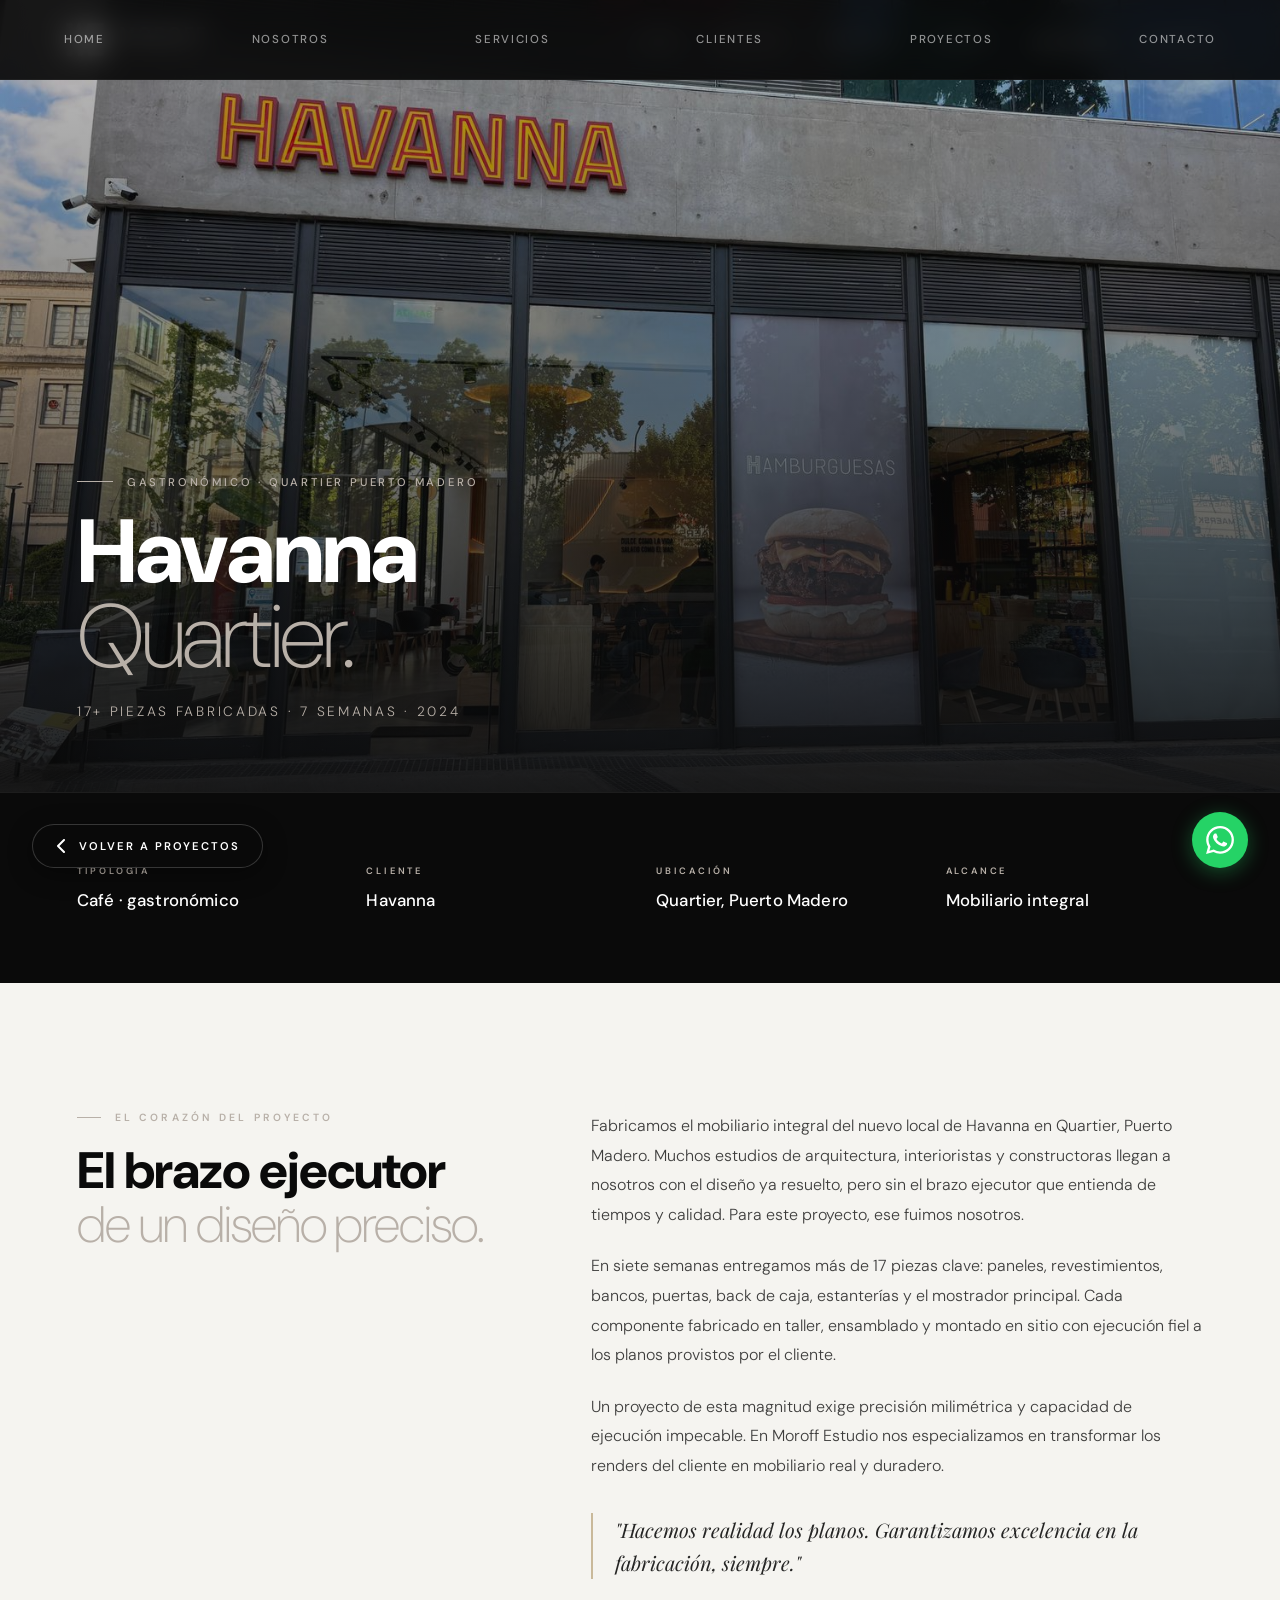
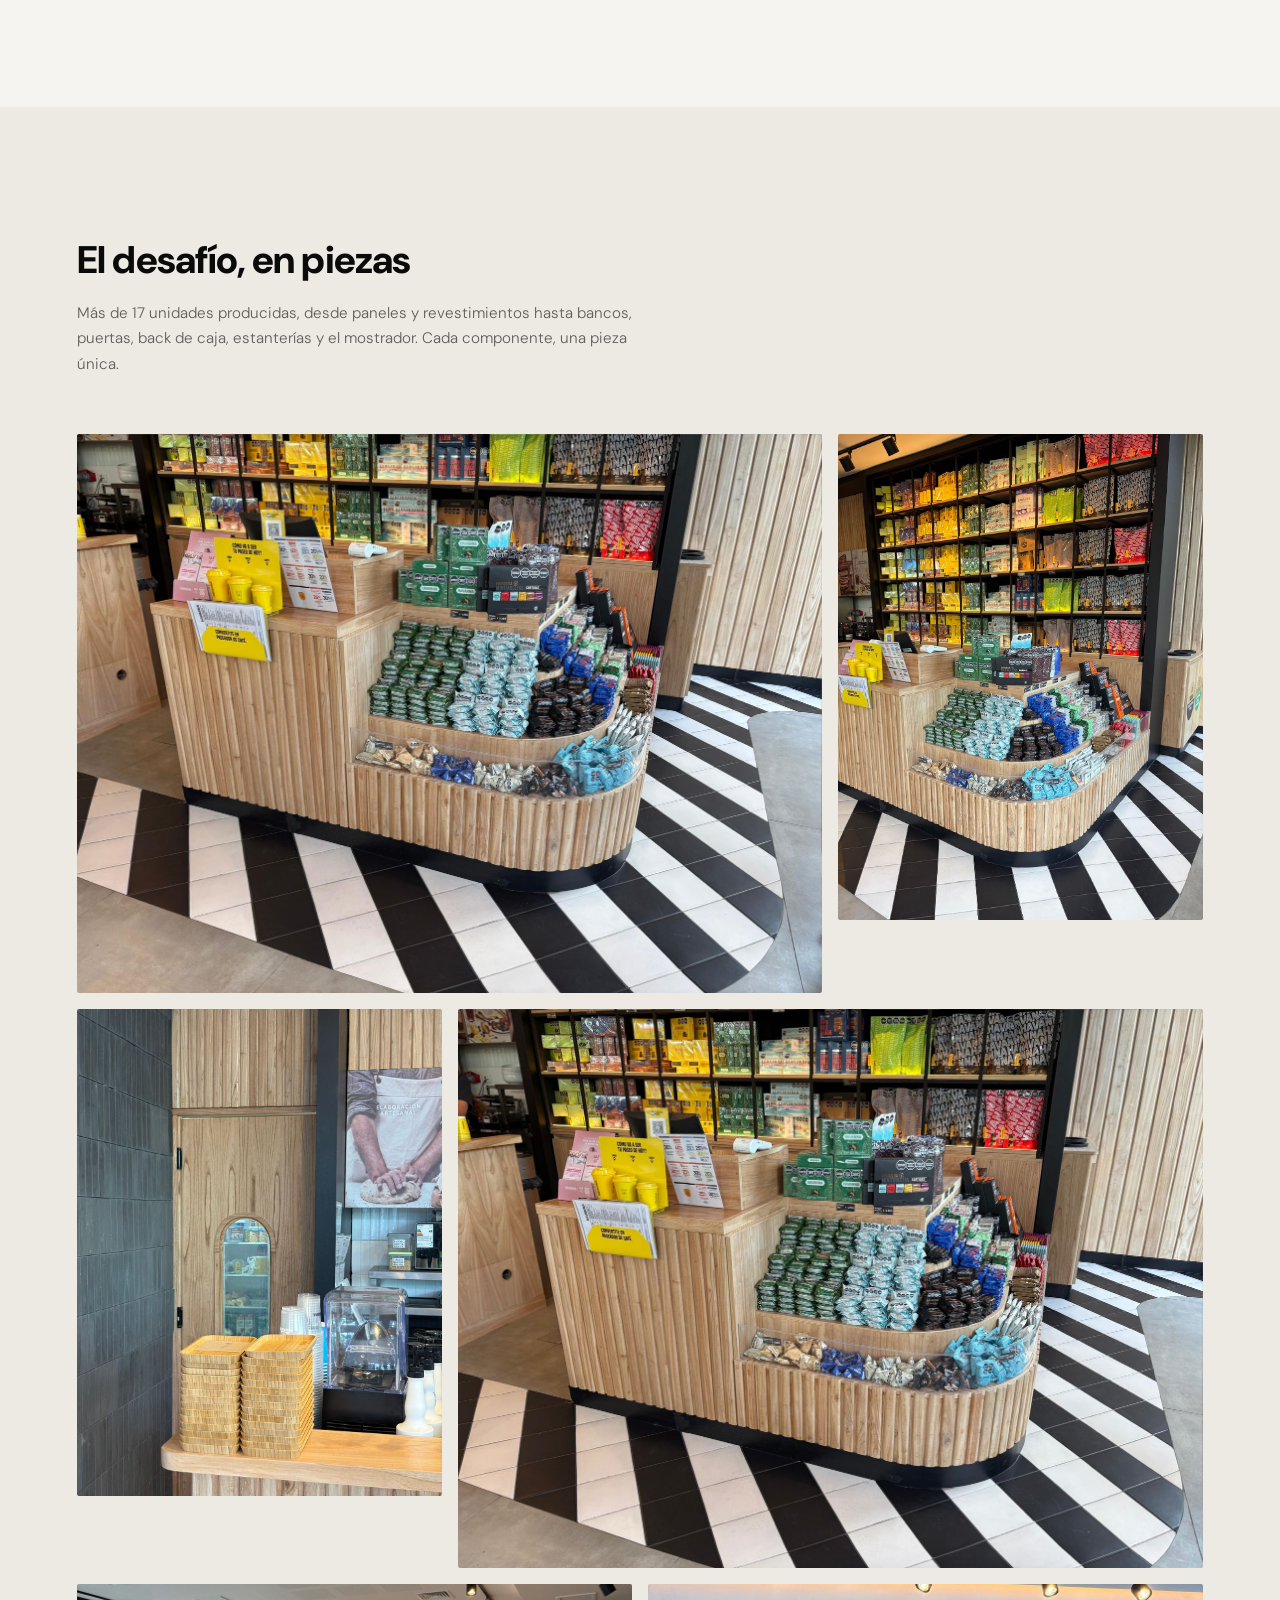
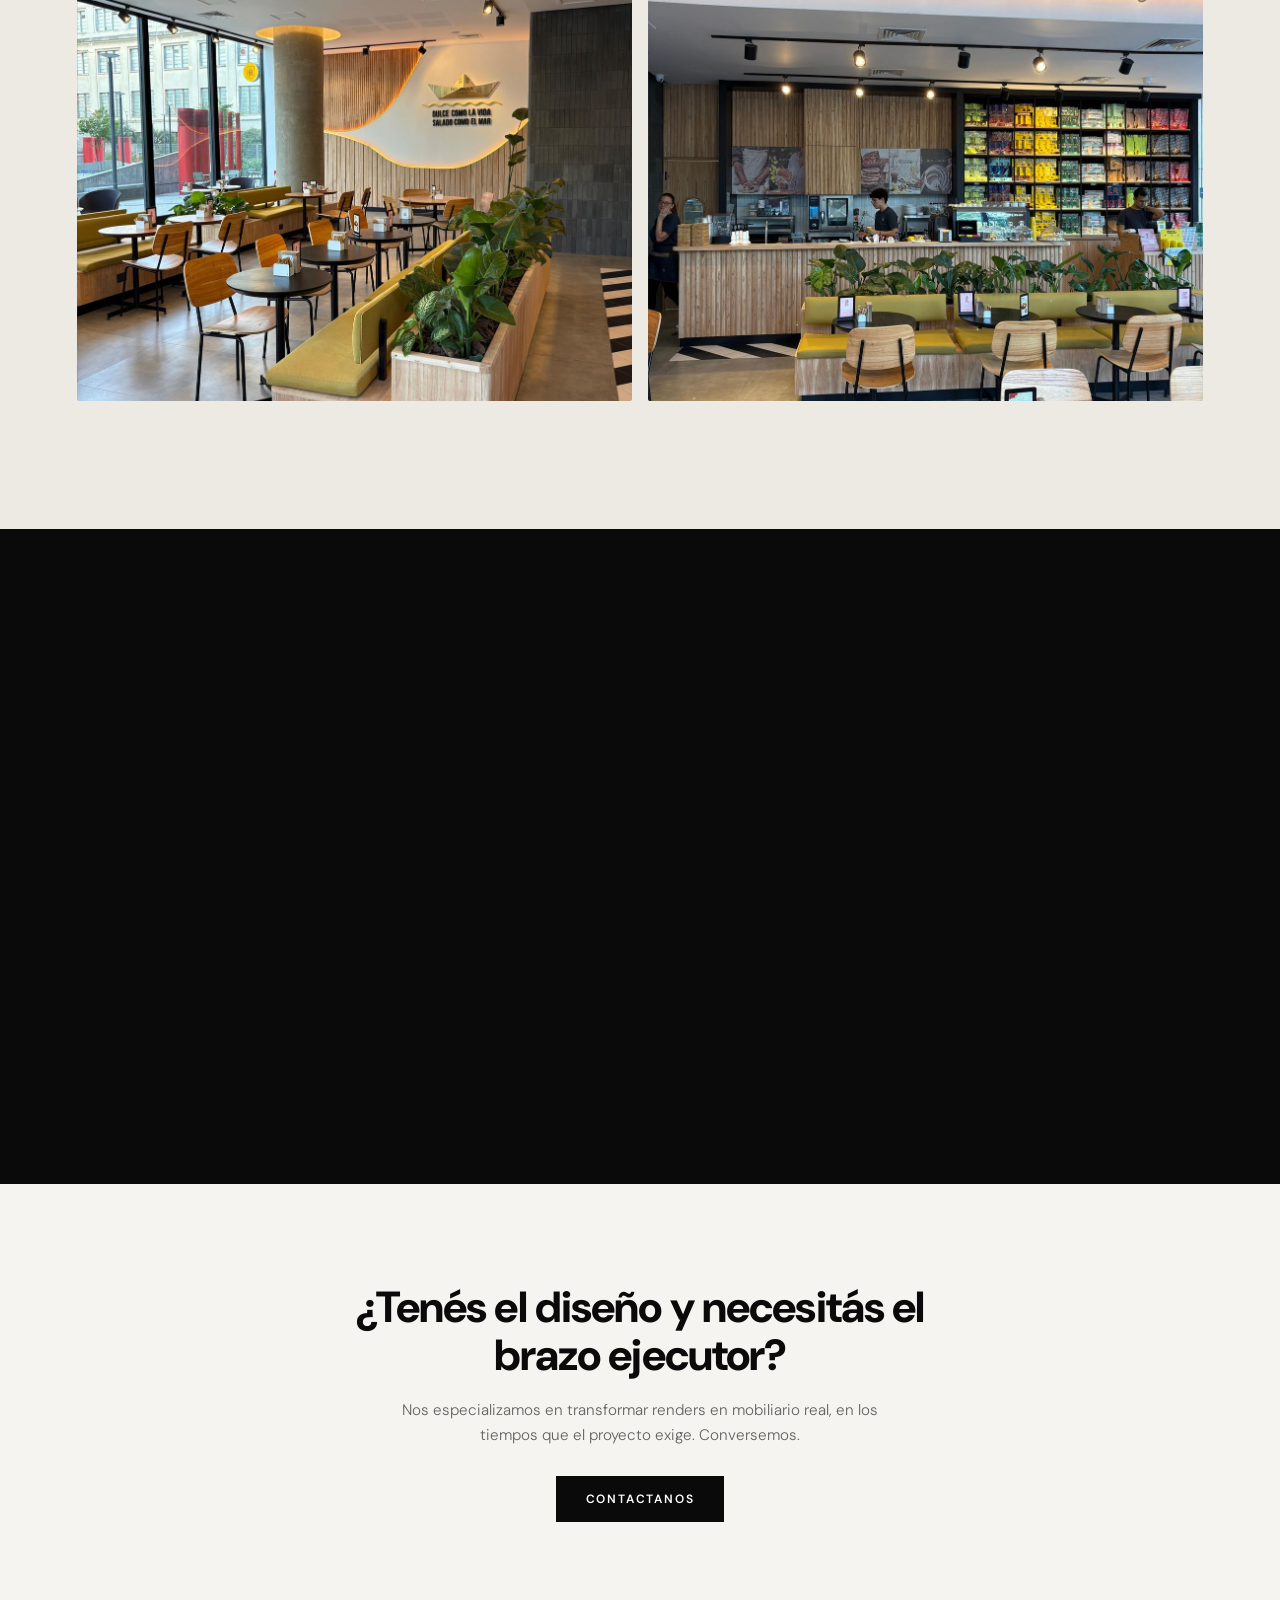
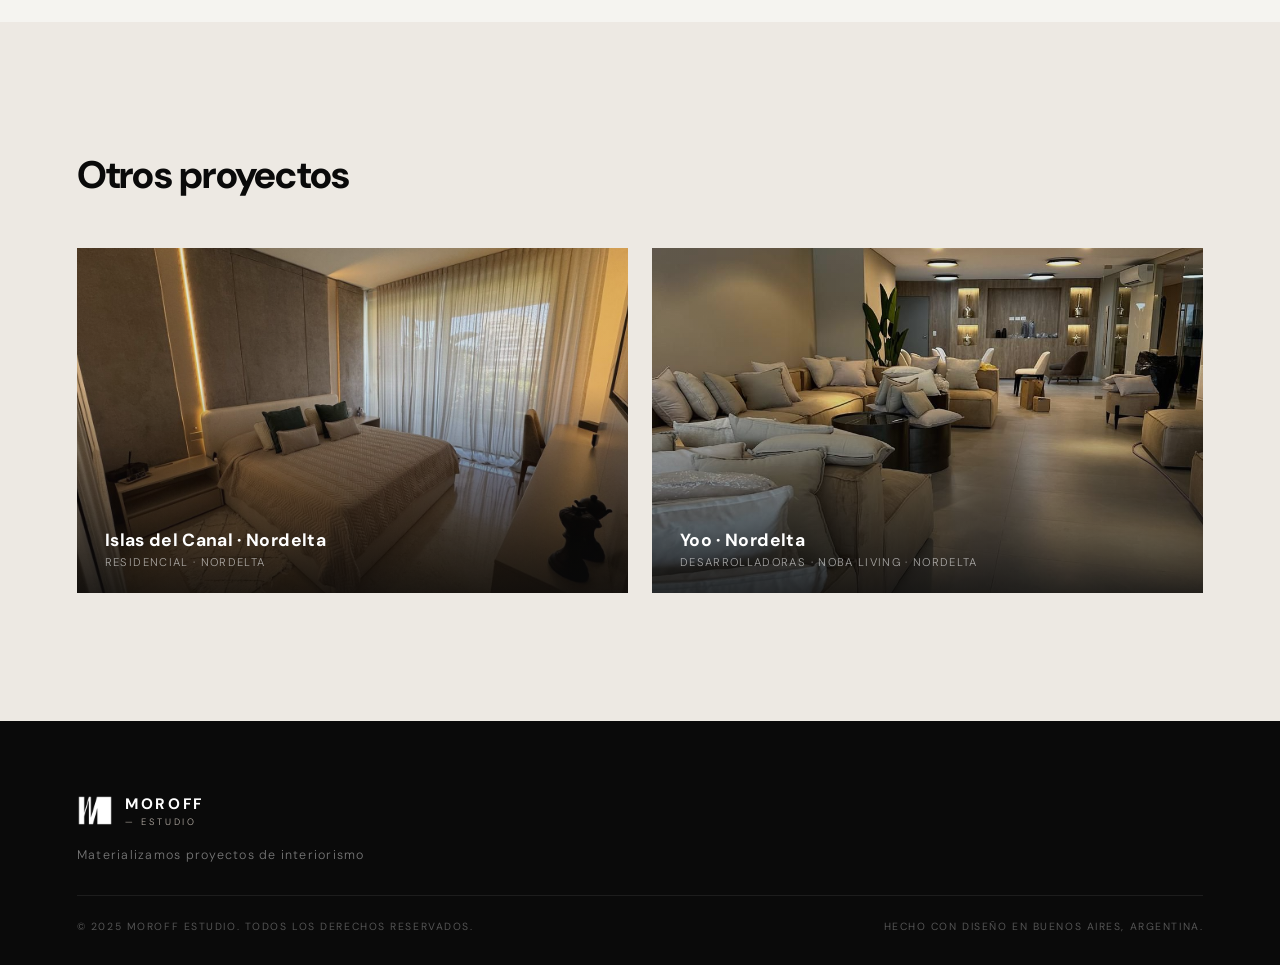
<file: proyectos/havanna.html>
<!DOCTYPE html>
<html lang="es">
<head>
<meta charset="UTF-8">
<meta name="viewport" content="width=device-width, initial-scale=1.0">
<title>Havanna · Quartier Puerto Madero — Moroff Estudio</title>
<meta name="description" content="Mobiliario integral fabricado para el nuevo local de Havanna en Quartier Puerto Madero: más de 17 piezas clave entregadas en 7 semanas.">
<link rel="preconnect" href="https://fonts.googleapis.com">
<link rel="preconnect" href="https://fonts.gstatic.com" crossorigin>
<link href="https://fonts.googleapis.com/css2?family=DM+Sans:ital,opsz,wght@0,9..40,200;0,9..40,300;0,9..40,500;0,9..40,700;0,9..40,800;1,9..40,300&family=Playfair+Display:ital,wght@0,400;1,400&display=swap" rel="stylesheet">
<link rel="stylesheet" href="proyecto.css">
</head>
<body>

<!-- ─── NAV ─── -->
<nav id="mainNav">
  <a href="../moroff-estudio (7).html" class="nav-logo">
    <img class="nav-monogram" src="../fotos/moroff-monogram.png" alt="Moroff">
    <div class="nav-wordmark">
      <span class="nav-wordmark-main">MOROFF</span>
      <span class="nav-wordmark-sub">— ESTUDIO</span>
    </div>
  </a>
  <ul class="nav-links">
    <li><a href="../moroff-estudio (7).html#hero">Home</a></li>
    <li><a href="../moroff-estudio (7).html#nosotros">Nosotros</a></li>
    <li><a href="../moroff-estudio (7).html#servicios">Servicios</a></li>
    <li><a href="../moroff-estudio (7).html#clientes">Clientes</a></li>
    <li><a href="../moroff-estudio (7).html#proyectos" class="active">Proyectos</a></li>
    <li><a href="../moroff-estudio (7).html#contacto">Contacto</a></li>
  </ul>
  <button class="nav-hamburger" id="hamburger" aria-label="Menú">
    <span></span><span></span><span></span>
  </button>
</nav>

<!-- Mobile overlay -->
<div class="nav-overlay" id="navOverlay">
  <a href="../moroff-estudio (7).html#hero" class="nav-overlay-link">Home</a>
  <a href="../moroff-estudio (7).html#nosotros" class="nav-overlay-link">Nosotros</a>
  <a href="../moroff-estudio (7).html#servicios" class="nav-overlay-link">Servicios</a>
  <a href="../moroff-estudio (7).html#clientes" class="nav-overlay-link">Clientes</a>
  <a href="../moroff-estudio (7).html#proyectos" class="nav-overlay-link">Proyectos</a>
  <a href="../moroff-estudio (7).html#contacto" class="nav-overlay-link">Contacto</a>
</div>

<!-- ─── BACK PILL (siempre visible) ─── -->
<a href="../moroff-estudio (7).html#proyectos" class="back-pill" aria-label="Volver a proyectos">
  <svg viewBox="0 0 14 14" fill="none" stroke="currentColor" stroke-width="2" stroke-linecap="round" stroke-linejoin="round"><path d="M9 1L3 7l6 6"/></svg>
  Volver a proyectos
</a>

<!-- ─── WHATSAPP ─── -->
<a href="https://wa.me/5491134177221?text=Hola%2C%20me%20comunico%20desde%20el%20sitio%20web%20de%20Moroff%20Estudio.%20Quisiera%20consultar%20sobre%20un%20proyecto." class="wa-float" target="_blank" rel="noopener" aria-label="WhatsApp">
  <svg viewBox="0 0 24 24" xmlns="http://www.w3.org/2000/svg">
    <path d="M17.472 14.382c-.297-.149-1.758-.867-2.03-.967-.273-.099-.471-.148-.67.15-.197.297-.767.966-.94 1.164-.173.199-.347.223-.644.075-.297-.15-1.255-.463-2.39-1.475-.883-.788-1.48-1.761-1.653-2.059-.173-.297-.018-.458.13-.606.134-.133.298-.347.446-.52.149-.174.198-.298.298-.497.099-.198.05-.371-.025-.52-.075-.149-.669-1.612-.916-2.207-.242-.579-.487-.5-.669-.51-.173-.008-.371-.01-.57-.01-.198 0-.52.074-.792.372-.272.297-1.04 1.016-1.04 2.479 0 1.462 1.065 2.875 1.213 3.074.149.198 2.096 3.2 5.077 4.487.709.306 1.262.489 1.694.625.712.227 1.36.195 1.871.118.571-.085 1.758-.719 2.006-1.413.248-.694.248-1.289.173-1.413-.074-.124-.272-.198-.57-.347m-5.421 7.403h-.004a9.87 9.87 0 01-5.031-1.378l-.361-.214-3.741.982.998-3.648-.235-.374a9.86 9.86 0 01-1.51-5.26c.001-5.45 4.436-9.884 9.888-9.884 2.64 0 5.122 1.03 6.988 2.898a9.825 9.825 0 012.893 6.994c-.003 5.45-4.437 9.884-9.885 9.884m8.413-18.297A11.815 11.815 0 0012.05 0C5.495 0 .16 5.335.157 11.892c0 2.096.547 4.142 1.588 5.945L.057 24l6.305-1.654a11.882 11.882 0 005.683 1.448h.005c6.554 0 11.89-5.335 11.893-11.893a11.821 11.821 0 00-3.48-8.413Z"/>
  </svg>
</a>

<main>

<!-- ─── HERO ─── -->
<section class="proj-hero" style="--hero-img: url('../fotos%20proyectos/havanna/_hero.jpg')">
  <div class="proj-hero-bg"></div>
  <div class="proj-hero-content">
    <p class="proj-hero-eyebrow reveal">Gastronómico · Quartier Puerto Madero</p>
    <h1 class="proj-hero-title reveal reveal-delay-1">
      Havanna<br><em>Quartier.</em>
    </h1>
    <p class="proj-hero-sub reveal reveal-delay-2">17+ piezas fabricadas · 7 semanas · 2024</p>
  </div>
</section>

<!-- ─── META ─── -->
<section class="proj-meta">
  <div class="proj-meta-item reveal">
    <div class="proj-meta-label">Tipología</div>
    <div class="proj-meta-value">Café · gastronómico</div>
  </div>
  <div class="proj-meta-item reveal reveal-delay-1">
    <div class="proj-meta-label">Cliente</div>
    <div class="proj-meta-value">Havanna</div>
  </div>
  <div class="proj-meta-item reveal reveal-delay-2">
    <div class="proj-meta-label">Ubicación</div>
    <div class="proj-meta-value">Quartier, Puerto Madero</div>
  </div>
  <div class="proj-meta-item reveal reveal-delay-3">
    <div class="proj-meta-label">Alcance</div>
    <div class="proj-meta-value">Mobiliario integral</div>
  </div>
</section>

<!-- ─── EL CORAZÓN DEL PROYECTO ─── -->
<section class="proj-heart">
  <div class="proj-heart-left">
    <div class="section-label reveal">El corazón del proyecto</div>
    <h2 class="proj-heart-title reveal reveal-delay-1">
      El brazo ejecutor<br><em>de un diseño preciso.</em>
    </h2>
  </div>
  <div class="proj-heart-right">
    <p class="reveal">Fabricamos el mobiliario integral del nuevo local de Havanna en Quartier, Puerto Madero. Muchos estudios de arquitectura, interioristas y constructoras llegan a nosotros con el diseño ya resuelto, pero sin el brazo ejecutor que entienda de tiempos y calidad. Para este proyecto, ese fuimos nosotros.</p>
    <p class="reveal reveal-delay-1">En siete semanas entregamos más de 17 piezas clave: paneles, revestimientos, bancos, puertas, back de caja, estanterías y el mostrador principal. Cada componente fabricado en taller, ensamblado y montado en sitio con ejecución fiel a los planos provistos por el cliente.</p>
    <p class="reveal reveal-delay-2">Un proyecto de esta magnitud exige precisión milimétrica y capacidad de ejecución impecable. En Moroff Estudio nos especializamos en transformar los renders del cliente en mobiliario real y duradero.</p>
    <blockquote class="proj-heart-quote reveal reveal-delay-3">
      "Hacemos realidad los planos. Garantizamos excelencia en la fabricación, siempre."
    </blockquote>
  </div>
</section>

<!-- ─── GALLERY ─── -->
<section class="proj-gallery">
  <div class="proj-gallery-header reveal">
    <h2>El desafío, en piezas</h2>
    <p>Más de 17 unidades producidas, desde paneles y revestimientos hasta bancos, puertas, back de caja, estanterías y el mostrador. Cada componente, una pieza única.</p>
  </div>
  <div class="proj-gallery-grid">
    <div class="proj-gallery-img reveal" style="--g-img: url('../fotos%20proyectos/havanna/_mostrador-1.jpg')"></div>
    <div class="proj-gallery-img reveal reveal-delay-1" style="--g-img: url('../fotos%20proyectos/havanna/_mostrador-2.jpg')"></div>
    <div class="proj-gallery-img reveal reveal-delay-2" style="--g-img: url('../fotos%20proyectos/havanna/_back-bar.jpg')"></div>
    <div class="proj-gallery-img reveal" style="--g-img: url('../fotos%20proyectos/havanna/_mostrador-3.jpg')"></div>
    <div class="proj-gallery-img reveal reveal-delay-1" style="--g-img: url('../fotos%20proyectos/havanna/_salon-1.jpg')"></div>
    <div class="proj-gallery-img reveal reveal-delay-2" style="--g-img: url('../fotos%20proyectos/havanna/_salon-2.jpg')"></div>
  </div>
</section>

<!-- ─── SCOPE ─── -->
<section class="proj-scope">
  <div class="proj-scope-header">
    <div class="section-label section-label-light reveal">Alcance del proyecto</div>
    <h2 class="reveal reveal-delay-1">Lo que pusimos<br>de nuestra parte.</h2>
  </div>
  <div class="proj-scope-grid">
    <div class="proj-scope-item reveal">
      <div class="proj-scope-num">01</div>
      <div class="proj-scope-title">17+ piezas fabricadas</div>
      <p class="proj-scope-desc">Mostrador, paneles, revestimientos, bancos, puertas, back de caja y estanterías. Cada componente producido y montado en sitio.</p>
    </div>
    <div class="proj-scope-item reveal reveal-delay-1">
      <div class="proj-scope-num">02</div>
      <div class="proj-scope-title">Fidelidad al plano</div>
      <p class="proj-scope-desc">Ejecución artesanal de los renders y planos provistos por el cliente, sin desvíos. Brazo ejecutor para estudios de arquitectura y constructoras.</p>
    </div>
    <div class="proj-scope-item reveal reveal-delay-2">
      <div class="proj-scope-num">03</div>
      <div class="proj-scope-title">7 semanas, llave en mano</div>
      <p class="proj-scope-desc">Fabricación, ensamble y montaje en siete semanas, coordinando con los tiempos comerciales de apertura del local.</p>
    </div>
  </div>
</section>

<!-- ─── CTA ─── -->
<section class="proj-cta">
  <h2 class="reveal">¿Tenés el diseño y necesitás el brazo ejecutor?</h2>
  <p class="reveal reveal-delay-1">Nos especializamos en transformar renders en mobiliario real, en los tiempos que el proyecto exige. Conversemos.</p>
  <a href="../moroff-estudio (7).html#contacto" class="proj-cta-btn reveal reveal-delay-2">Contactanos</a>
</section>

<!-- ─── OTHER PROJECTS ─── -->
<section class="proj-others">
  <div class="proj-others-header reveal">
    <h2>Otros proyectos</h2>
  </div>
  <div class="proj-others-grid">
    <a class="proj-others-card reveal" href="islas-del-canal.html" style="--proj-img: url('../fotos%20proyectos/islas%20del%20canal/_hero.jpg')">
      <div class="proj-others-card-info">
        <div class="proj-others-card-name">Islas del Canal · Nordelta</div>
        <div class="proj-others-card-meta">Residencial · Nordelta</div>
      </div>
    </a>
    <a class="proj-others-card reveal reveal-delay-1" href="yoo4.html" style="--proj-img: url('../fotos%20proyectos/yoo%204/_hero.jpg')">
      <div class="proj-others-card-info">
        <div class="proj-others-card-name">Yoo · Nordelta</div>
        <div class="proj-others-card-meta">Desarrolladoras · Noba Living · Nordelta</div>
      </div>
    </a>
  </div>
</section>

</main>

<!-- ─── FOOTER ─── -->
<footer>
  <div class="footer-top">
    <div class="footer-logo-area">
      <div class="footer-logo">
        <img src="../fotos/moroff-monogram.png" alt="Moroff" style="width:36px;height:36px;flex-shrink:0;object-fit:contain;filter:brightness(0) invert(1);">
        <div>
          <div style="font-family:var(--font-sans);font-size:0.95rem;font-weight:700;letter-spacing:0.18em;color:var(--white);">MOROFF</div>
          <div style="font-family:var(--font-sans);font-size:0.58rem;font-weight:300;letter-spacing:0.3em;color:var(--warm-gray);margin-top:2px;">— ESTUDIO</div>
        </div>
      </div>
      <p class="footer-tagline">Materializamos proyectos de interiorismo</p>
    </div>
    <nav class="footer-links" aria-label="Footer navigation">
      <a href="../moroff-estudio (7).html#hero">Home</a>
      <a href="../moroff-estudio (7).html#nosotros">Nosotros</a>
      <a href="../moroff-estudio (7).html#servicios">Servicios</a>
      <a href="../moroff-estudio (7).html#clientes">Clientes</a>
      <a href="../moroff-estudio (7).html#proyectos">Proyectos</a>
      <a href="../moroff-estudio (7).html#contacto">Contacto</a>
    </nav>
  </div>
  <div class="footer-bottom">
    <p>© 2025 Moroff Estudio. Todos los derechos reservados.</p>
    <p>Hecho con diseño en Buenos Aires, Argentina.</p>
  </div>
</footer>

<script>
const nav = document.getElementById('mainNav');
window.addEventListener('scroll', () => {
  if (window.scrollY > 60) nav.classList.add('scrolled');
  else nav.classList.remove('scrolled');
}, { passive: true });

const hamburger = document.getElementById('hamburger');
const navOverlay = document.getElementById('navOverlay');
if (hamburger && navOverlay) {
  hamburger.addEventListener('click', () => {
    hamburger.classList.toggle('open');
    navOverlay.classList.toggle('open');
    document.body.style.overflow = navOverlay.classList.contains('open') ? 'hidden' : '';
  });
  document.querySelectorAll('.nav-overlay-link').forEach(link => {
    link.addEventListener('click', () => {
      hamburger.classList.remove('open');
      navOverlay.classList.remove('open');
      document.body.style.overflow = '';
    });
  });
}

const revealObserver = new IntersectionObserver((entries) => {
  entries.forEach(entry => {
    if (entry.isIntersecting) {
      entry.target.classList.add('visible');
      revealObserver.unobserve(entry.target);
    }
  });
}, { threshold: 0.08, rootMargin: '0px 0px -40px 0px' });
document.querySelectorAll('.reveal').forEach(el => revealObserver.observe(el));
setTimeout(() => {
  document.querySelectorAll('.proj-hero .reveal').forEach(el => el.classList.add('visible'));
}, 100);
</script>

</body>
</html>
</file>
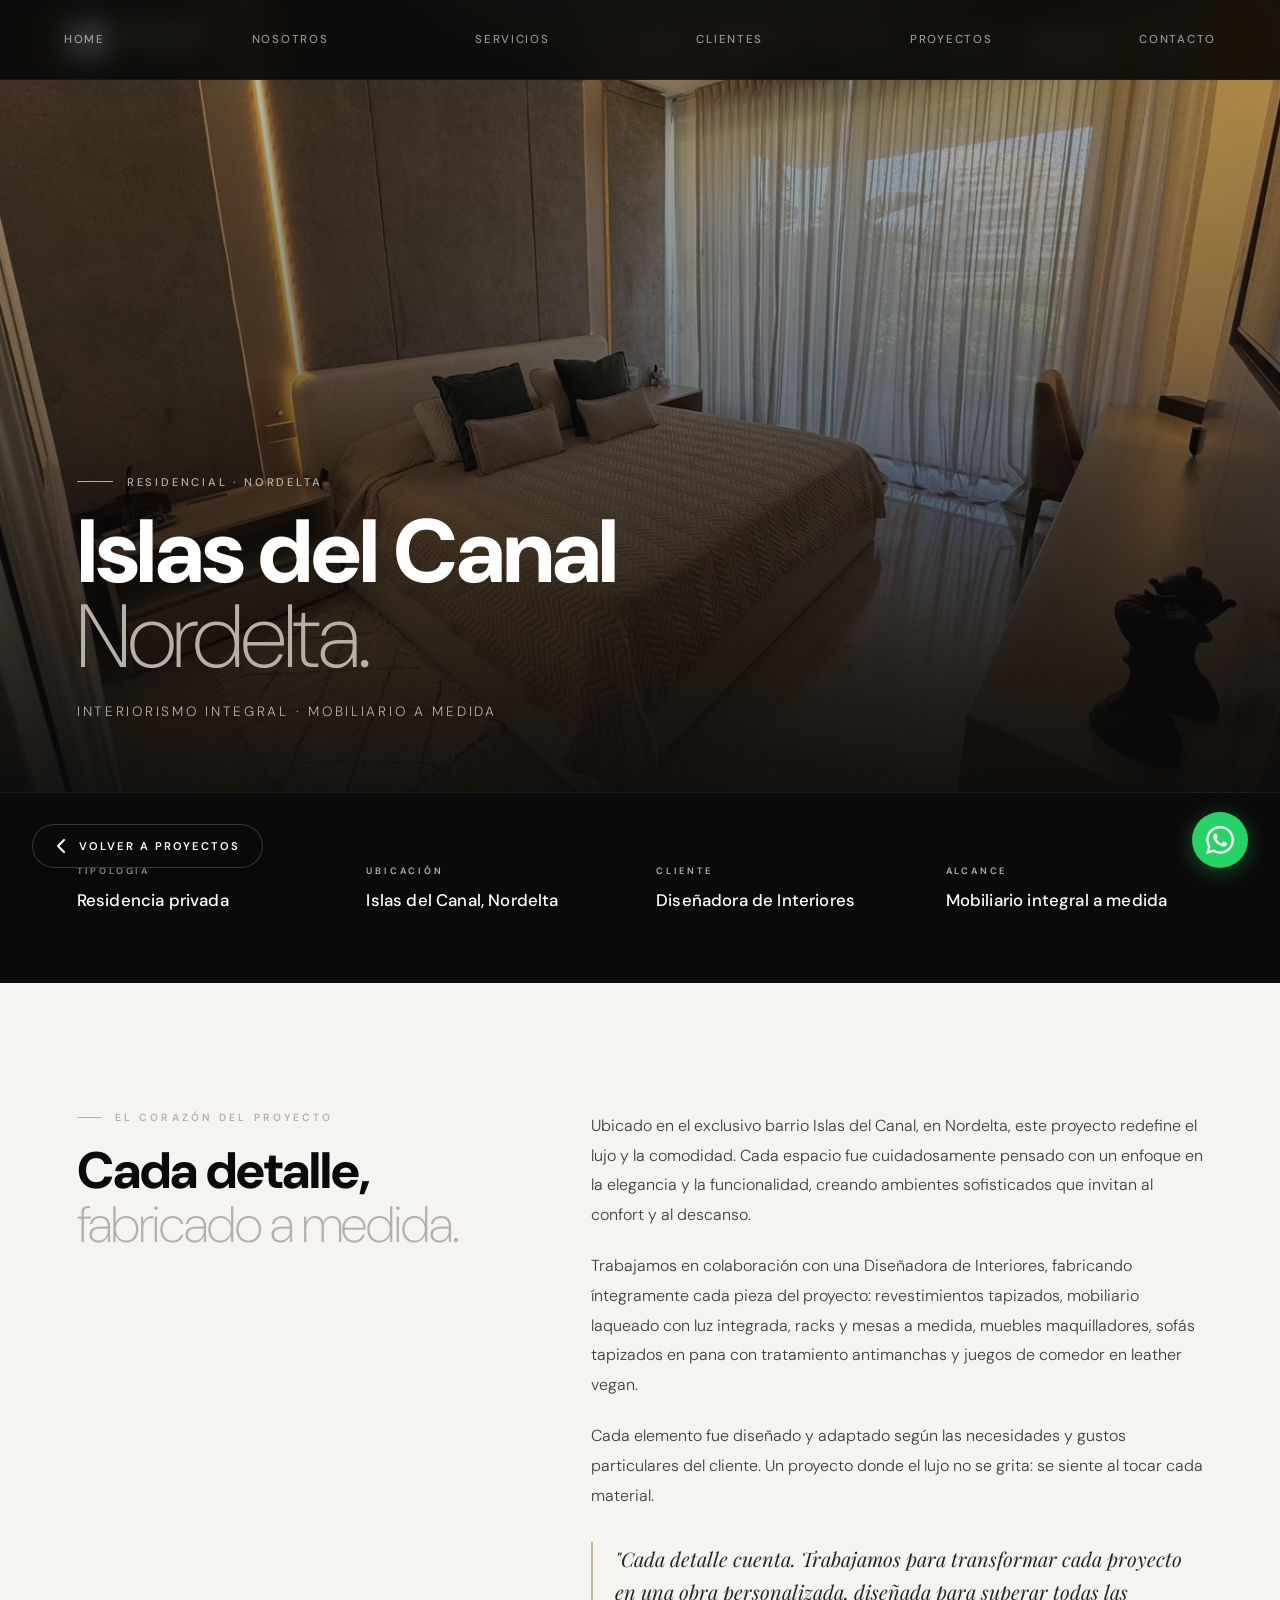
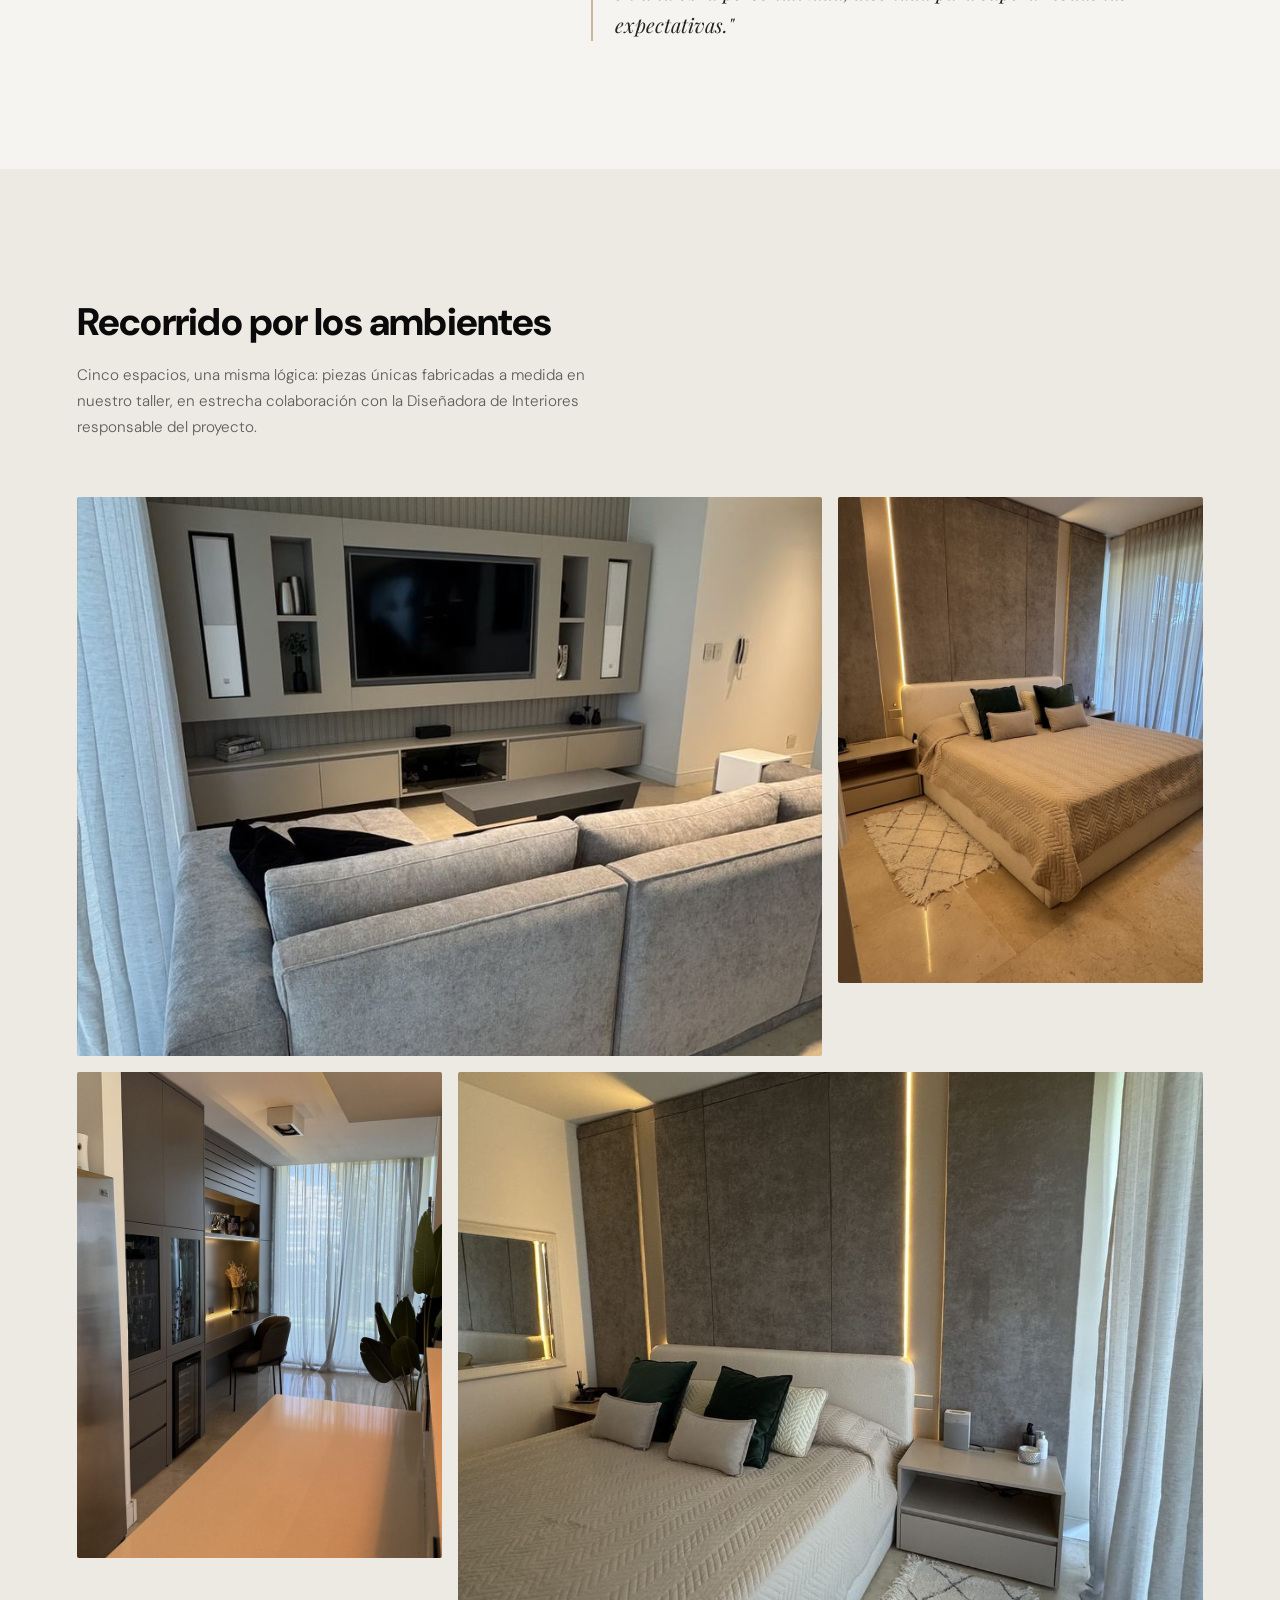
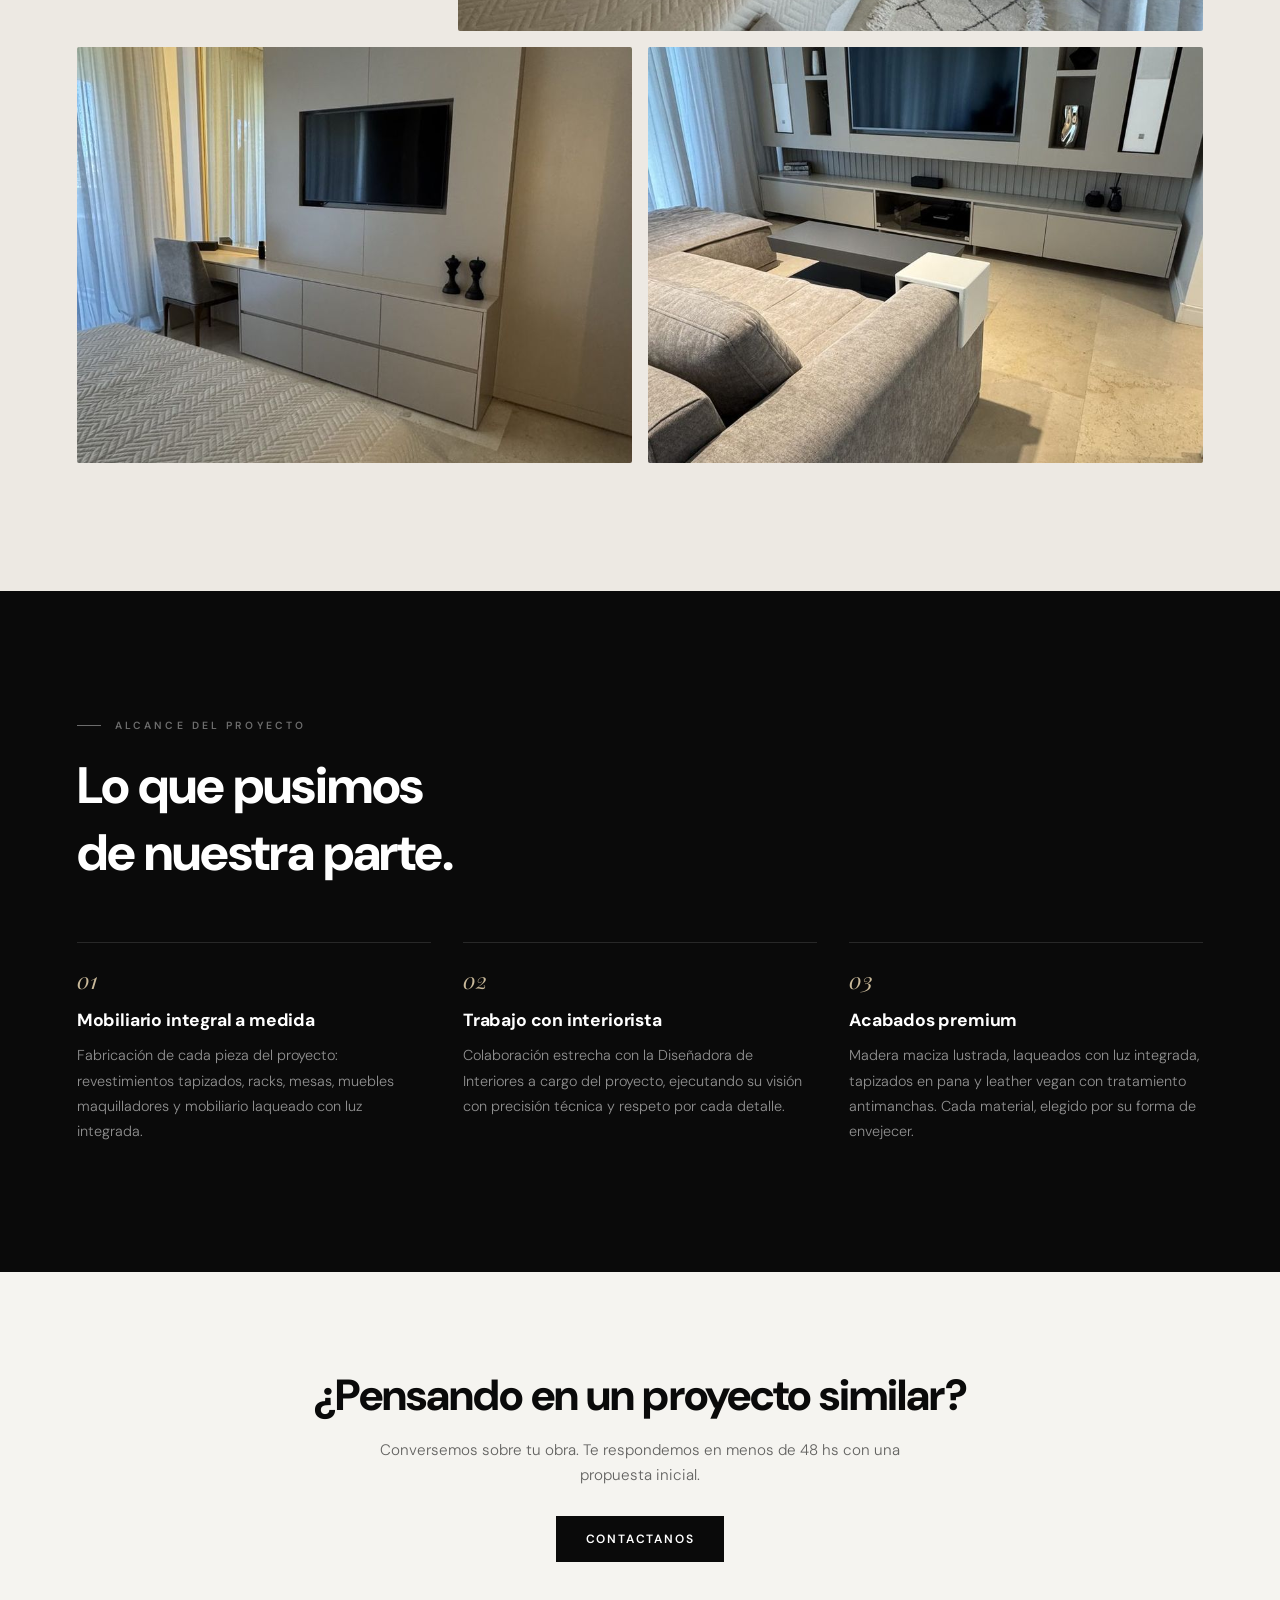
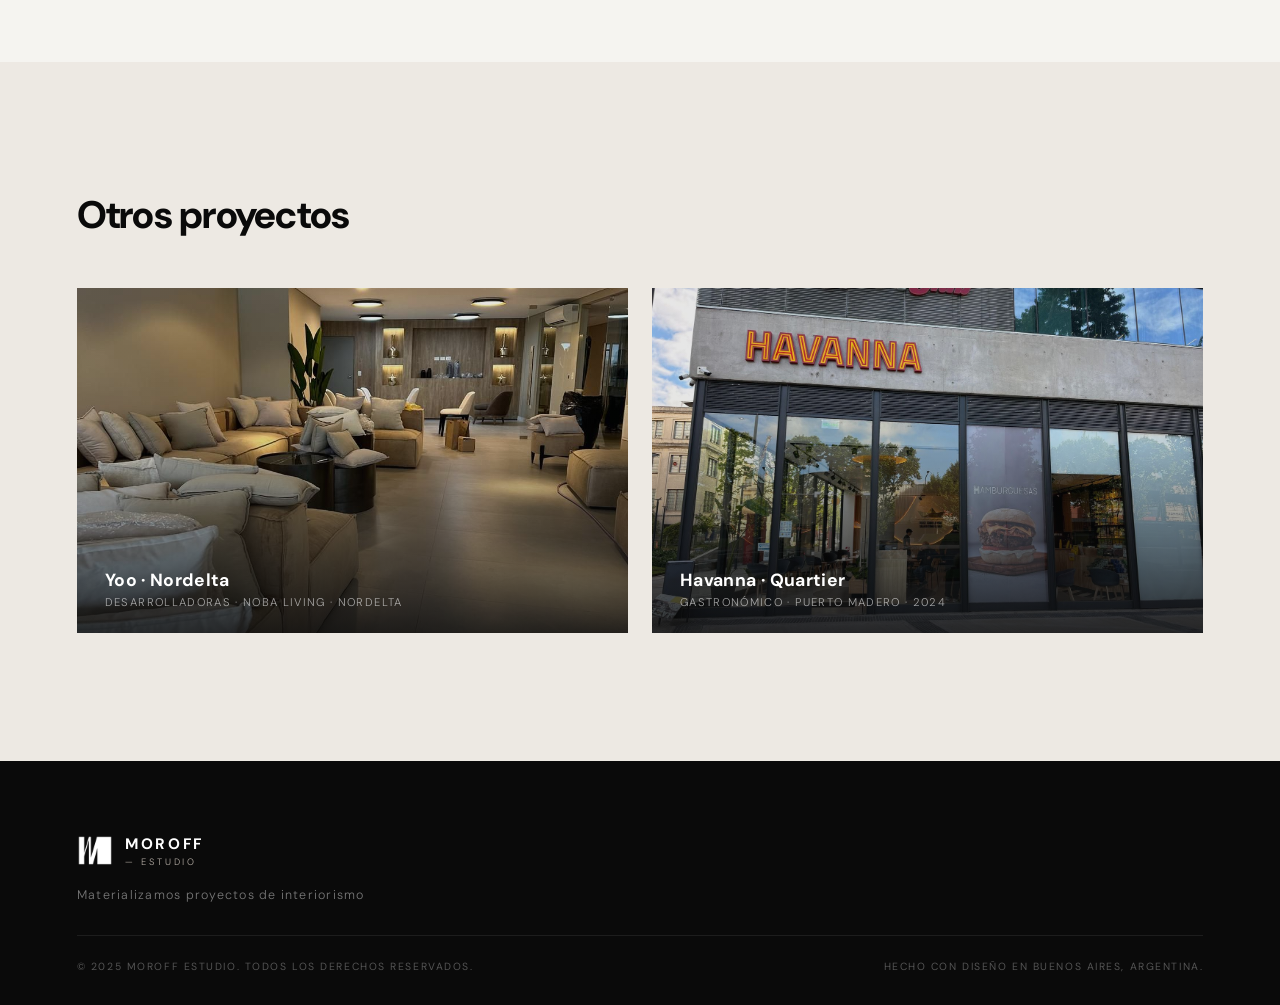
<file: proyectos/islas-del-canal.html>
<!DOCTYPE html>
<html lang="es">
<head>
<meta charset="UTF-8">
<meta name="viewport" content="width=device-width, initial-scale=1.0">
<title>Islas del Canal · Nordelta — Moroff Estudio</title>
<meta name="description" content="Proyecto residencial en Islas del Canal, Nordelta. Interiorismo y mobiliario a medida por Moroff Estudio.">
<link rel="preconnect" href="https://fonts.googleapis.com">
<link rel="preconnect" href="https://fonts.gstatic.com" crossorigin>
<link href="https://fonts.googleapis.com/css2?family=DM+Sans:ital,opsz,wght@0,9..40,200;0,9..40,300;0,9..40,500;0,9..40,700;0,9..40,800;1,9..40,300&family=Playfair+Display:ital,wght@0,400;1,400&display=swap" rel="stylesheet">
<link rel="stylesheet" href="proyecto.css">
</head>
<body>

<!-- ─── NAV ─── -->
<nav id="mainNav">
  <a href="../moroff-estudio (7).html" class="nav-logo">
    <img class="nav-monogram" src="../fotos/moroff-monogram.png" alt="Moroff">
    <div class="nav-wordmark">
      <span class="nav-wordmark-main">MOROFF</span>
      <span class="nav-wordmark-sub">— ESTUDIO</span>
    </div>
  </a>
  <ul class="nav-links">
    <li><a href="../moroff-estudio (7).html#hero">Home</a></li>
    <li><a href="../moroff-estudio (7).html#nosotros">Nosotros</a></li>
    <li><a href="../moroff-estudio (7).html#servicios">Servicios</a></li>
    <li><a href="../moroff-estudio (7).html#clientes">Clientes</a></li>
    <li><a href="../moroff-estudio (7).html#proyectos" class="active">Proyectos</a></li>
    <li><a href="../moroff-estudio (7).html#contacto">Contacto</a></li>
  </ul>
  <button class="nav-hamburger" id="hamburger" aria-label="Menú">
    <span></span><span></span><span></span>
  </button>
</nav>

<!-- Mobile overlay -->
<div class="nav-overlay" id="navOverlay">
  <a href="../moroff-estudio (7).html#hero" class="nav-overlay-link">Home</a>
  <a href="../moroff-estudio (7).html#nosotros" class="nav-overlay-link">Nosotros</a>
  <a href="../moroff-estudio (7).html#servicios" class="nav-overlay-link">Servicios</a>
  <a href="../moroff-estudio (7).html#clientes" class="nav-overlay-link">Clientes</a>
  <a href="../moroff-estudio (7).html#proyectos" class="nav-overlay-link">Proyectos</a>
  <a href="../moroff-estudio (7).html#contacto" class="nav-overlay-link">Contacto</a>
</div>

<!-- ─── BACK PILL (siempre visible) ─── -->
<a href="../moroff-estudio (7).html#proyectos" class="back-pill" aria-label="Volver a proyectos">
  <svg viewBox="0 0 14 14" fill="none" stroke="currentColor" stroke-width="2" stroke-linecap="round" stroke-linejoin="round"><path d="M9 1L3 7l6 6"/></svg>
  Volver a proyectos
</a>

<!-- ─── WHATSAPP ─── -->
<a href="https://wa.me/5491134177221?text=Hola%2C%20me%20comunico%20desde%20el%20sitio%20web%20de%20Moroff%20Estudio.%20Quisiera%20consultar%20sobre%20un%20proyecto." class="wa-float" target="_blank" rel="noopener" aria-label="WhatsApp">
  <svg viewBox="0 0 24 24" xmlns="http://www.w3.org/2000/svg">
    <path d="M17.472 14.382c-.297-.149-1.758-.867-2.03-.967-.273-.099-.471-.148-.67.15-.197.297-.767.966-.94 1.164-.173.199-.347.223-.644.075-.297-.15-1.255-.463-2.39-1.475-.883-.788-1.48-1.761-1.653-2.059-.173-.297-.018-.458.13-.606.134-.133.298-.347.446-.52.149-.174.198-.298.298-.497.099-.198.05-.371-.025-.52-.075-.149-.669-1.612-.916-2.207-.242-.579-.487-.5-.669-.51-.173-.008-.371-.01-.57-.01-.198 0-.52.074-.792.372-.272.297-1.04 1.016-1.04 2.479 0 1.462 1.065 2.875 1.213 3.074.149.198 2.096 3.2 5.077 4.487.709.306 1.262.489 1.694.625.712.227 1.36.195 1.871.118.571-.085 1.758-.719 2.006-1.413.248-.694.248-1.289.173-1.413-.074-.124-.272-.198-.57-.347m-5.421 7.403h-.004a9.87 9.87 0 01-5.031-1.378l-.361-.214-3.741.982.998-3.648-.235-.374a9.86 9.86 0 01-1.51-5.26c.001-5.45 4.436-9.884 9.888-9.884 2.64 0 5.122 1.03 6.988 2.898a9.825 9.825 0 012.893 6.994c-.003 5.45-4.437 9.884-9.885 9.884m8.413-18.297A11.815 11.815 0 0012.05 0C5.495 0 .16 5.335.157 11.892c0 2.096.547 4.142 1.588 5.945L.057 24l6.305-1.654a11.882 11.882 0 005.683 1.448h.005c6.554 0 11.89-5.335 11.893-11.893a11.821 11.821 0 00-3.48-8.413Z"/>
  </svg>
</a>

<main>

<!-- ─── HERO ─── -->
<section class="proj-hero" style="--hero-img: url('../fotos%20proyectos/islas%20del%20canal/_hero.jpg')">
  <div class="proj-hero-bg"></div>
  <div class="proj-hero-content">
    <p class="proj-hero-eyebrow reveal">Residencial · Nordelta</p>
    <h1 class="proj-hero-title reveal reveal-delay-1">
      Islas del Canal<br><em>Nordelta.</em>
    </h1>
    <p class="proj-hero-sub reveal reveal-delay-2">Interiorismo integral · Mobiliario a medida</p>
  </div>
</section>

<!-- ─── META ─── -->
<section class="proj-meta">
  <div class="proj-meta-item reveal">
    <div class="proj-meta-label">Tipología</div>
    <div class="proj-meta-value">Residencia privada</div>
  </div>
  <div class="proj-meta-item reveal reveal-delay-1">
    <div class="proj-meta-label">Ubicación</div>
    <div class="proj-meta-value">Islas del Canal, Nordelta</div>
  </div>
  <div class="proj-meta-item reveal reveal-delay-2">
    <div class="proj-meta-label">Cliente</div>
    <div class="proj-meta-value">Diseñadora de Interiores</div>
  </div>
  <div class="proj-meta-item reveal reveal-delay-3">
    <div class="proj-meta-label">Alcance</div>
    <div class="proj-meta-value">Mobiliario integral a medida</div>
  </div>
</section>

<!-- ─── EL CORAZÓN DEL PROYECTO ─── -->
<section class="proj-heart">
  <div class="proj-heart-left">
    <div class="section-label reveal">El corazón del proyecto</div>
    <h2 class="proj-heart-title reveal reveal-delay-1">
      Cada detalle,<br><em>fabricado a medida.</em>
    </h2>
  </div>
  <div class="proj-heart-right">
    <p class="reveal">Ubicado en el exclusivo barrio Islas del Canal, en Nordelta, este proyecto redefine el lujo y la comodidad. Cada espacio fue cuidadosamente pensado con un enfoque en la elegancia y la funcionalidad, creando ambientes sofisticados que invitan al confort y al descanso.</p>
    <p class="reveal reveal-delay-1">Trabajamos en colaboración con una Diseñadora de Interiores, fabricando íntegramente cada pieza del proyecto: revestimientos tapizados, mobiliario laqueado con luz integrada, racks y mesas a medida, muebles maquilladores, sofás tapizados en pana con tratamiento antimanchas y juegos de comedor en leather vegan.</p>
    <p class="reveal reveal-delay-2">Cada elemento fue diseñado y adaptado según las necesidades y gustos particulares del cliente. Un proyecto donde el lujo no se grita: se siente al tocar cada material.</p>
    <blockquote class="proj-heart-quote reveal reveal-delay-3">
      "Cada detalle cuenta. Trabajamos para transformar cada proyecto en una obra personalizada, diseñada para superar todas las expectativas."
    </blockquote>
  </div>
</section>

<!-- ─── GALLERY ─── -->
<section class="proj-gallery">
  <div class="proj-gallery-header reveal">
    <h2>Recorrido por los ambientes</h2>
    <p>Cinco espacios, una misma lógica: piezas únicas fabricadas a medida en nuestro taller, en estrecha colaboración con la Diseñadora de Interiores responsable del proyecto.</p>
  </div>
  <div class="proj-gallery-grid">
    <div class="proj-gallery-img reveal" style="--g-img: url('../fotos%20proyectos/islas%20del%20canal/_living-1.jpg')"></div>
    <div class="proj-gallery-img reveal reveal-delay-1" style="--g-img: url('../fotos%20proyectos/islas%20del%20canal/_dormitorio-1.jpg')"></div>
    <div class="proj-gallery-img reveal reveal-delay-2" style="--g-img: url('../fotos%20proyectos/islas%20del%20canal/_estudio-bar.jpg')"></div>
    <div class="proj-gallery-img reveal" style="--g-img: url('../fotos%20proyectos/islas%20del%20canal/_dormitorio-2.jpg')"></div>
    <div class="proj-gallery-img reveal reveal-delay-1" style="--g-img: url('../fotos%20proyectos/islas%20del%20canal/_rack-tv.jpg')"></div>
    <div class="proj-gallery-img reveal reveal-delay-2" style="--g-img: url('../fotos%20proyectos/islas%20del%20canal/_living-2.jpg')"></div>
  </div>
</section>

<!-- ─── SCOPE ─── -->
<section class="proj-scope">
  <div class="proj-scope-header">
    <div class="section-label section-label-light reveal">Alcance del proyecto</div>
    <h2 class="reveal reveal-delay-1">Lo que pusimos<br>de nuestra parte.</h2>
  </div>
  <div class="proj-scope-grid">
    <div class="proj-scope-item reveal">
      <div class="proj-scope-num">01</div>
      <div class="proj-scope-title">Mobiliario integral a medida</div>
      <p class="proj-scope-desc">Fabricación de cada pieza del proyecto: revestimientos tapizados, racks, mesas, muebles maquilladores y mobiliario laqueado con luz integrada.</p>
    </div>
    <div class="proj-scope-item reveal reveal-delay-1">
      <div class="proj-scope-num">02</div>
      <div class="proj-scope-title">Trabajo con interiorista</div>
      <p class="proj-scope-desc">Colaboración estrecha con la Diseñadora de Interiores a cargo del proyecto, ejecutando su visión con precisión técnica y respeto por cada detalle.</p>
    </div>
    <div class="proj-scope-item reveal reveal-delay-2">
      <div class="proj-scope-num">03</div>
      <div class="proj-scope-title">Acabados premium</div>
      <p class="proj-scope-desc">Madera maciza lustrada, laqueados con luz integrada, tapizados en pana y leather vegan con tratamiento antimanchas. Cada material, elegido por su forma de envejecer.</p>
    </div>
  </div>
</section>

<!-- ─── CTA ─── -->
<section class="proj-cta">
  <h2 class="reveal">¿Pensando en un proyecto similar?</h2>
  <p class="reveal reveal-delay-1">Conversemos sobre tu obra. Te respondemos en menos de 48 hs con una propuesta inicial.</p>
  <a href="../moroff-estudio (7).html#contacto" class="proj-cta-btn reveal reveal-delay-2">Contactanos</a>
</section>

<!-- ─── OTHER PROJECTS ─── -->
<section class="proj-others">
  <div class="proj-others-header reveal">
    <h2>Otros proyectos</h2>
  </div>
  <div class="proj-others-grid">
    <a class="proj-others-card reveal" href="yoo4.html" style="--proj-img: url('../fotos%20proyectos/yoo%204/_hero.jpg')">
      <div class="proj-others-card-info">
        <div class="proj-others-card-name">Yoo · Nordelta</div>
        <div class="proj-others-card-meta">Desarrolladoras · Noba Living · Nordelta</div>
      </div>
    </a>
    <a class="proj-others-card reveal reveal-delay-1" href="havanna.html" style="--proj-img: url('../fotos%20proyectos/havanna/_hero.jpg')">
      <div class="proj-others-card-info">
        <div class="proj-others-card-name">Havanna · Quartier</div>
        <div class="proj-others-card-meta">Gastronómico · Puerto Madero · 2024</div>
      </div>
    </a>
  </div>
</section>

</main>

<!-- ─── FOOTER ─── -->
<footer>
  <div class="footer-top">
    <div class="footer-logo-area">
      <div class="footer-logo">
        <img src="../fotos/moroff-monogram.png" alt="Moroff" style="width:36px;height:36px;flex-shrink:0;object-fit:contain;filter:brightness(0) invert(1);">
        <div>
          <div style="font-family:var(--font-sans);font-size:0.95rem;font-weight:700;letter-spacing:0.18em;color:var(--white);">MOROFF</div>
          <div style="font-family:var(--font-sans);font-size:0.58rem;font-weight:300;letter-spacing:0.3em;color:var(--warm-gray);margin-top:2px;">— ESTUDIO</div>
        </div>
      </div>
      <p class="footer-tagline">Materializamos proyectos de interiorismo</p>
    </div>
    <nav class="footer-links" aria-label="Footer navigation">
      <a href="../moroff-estudio (7).html#hero">Home</a>
      <a href="../moroff-estudio (7).html#nosotros">Nosotros</a>
      <a href="../moroff-estudio (7).html#servicios">Servicios</a>
      <a href="../moroff-estudio (7).html#clientes">Clientes</a>
      <a href="../moroff-estudio (7).html#proyectos">Proyectos</a>
      <a href="../moroff-estudio (7).html#contacto">Contacto</a>
    </nav>
  </div>
  <div class="footer-bottom">
    <p>© 2025 Moroff Estudio. Todos los derechos reservados.</p>
    <p>Hecho con diseño en Buenos Aires, Argentina.</p>
  </div>
</footer>

<script>
const nav = document.getElementById('mainNav');
window.addEventListener('scroll', () => {
  if (window.scrollY > 60) nav.classList.add('scrolled');
  else nav.classList.remove('scrolled');
}, { passive: true });

// Hamburger menu
const hamburger = document.getElementById('hamburger');
const navOverlay = document.getElementById('navOverlay');
if (hamburger && navOverlay) {
  hamburger.addEventListener('click', () => {
    hamburger.classList.toggle('open');
    navOverlay.classList.toggle('open');
    document.body.style.overflow = navOverlay.classList.contains('open') ? 'hidden' : '';
  });
  document.querySelectorAll('.nav-overlay-link').forEach(link => {
    link.addEventListener('click', () => {
      hamburger.classList.remove('open');
      navOverlay.classList.remove('open');
      document.body.style.overflow = '';
    });
  });
}

const revealObserver = new IntersectionObserver((entries) => {
  entries.forEach(entry => {
    if (entry.isIntersecting) {
      entry.target.classList.add('visible');
      revealObserver.unobserve(entry.target);
    }
  });
}, { threshold: 0.08, rootMargin: '0px 0px -40px 0px' });
document.querySelectorAll('.reveal').forEach(el => revealObserver.observe(el));
setTimeout(() => {
  document.querySelectorAll('.proj-hero .reveal').forEach(el => el.classList.add('visible'));
}, 100);
</script>

</body>
</html>
</file>
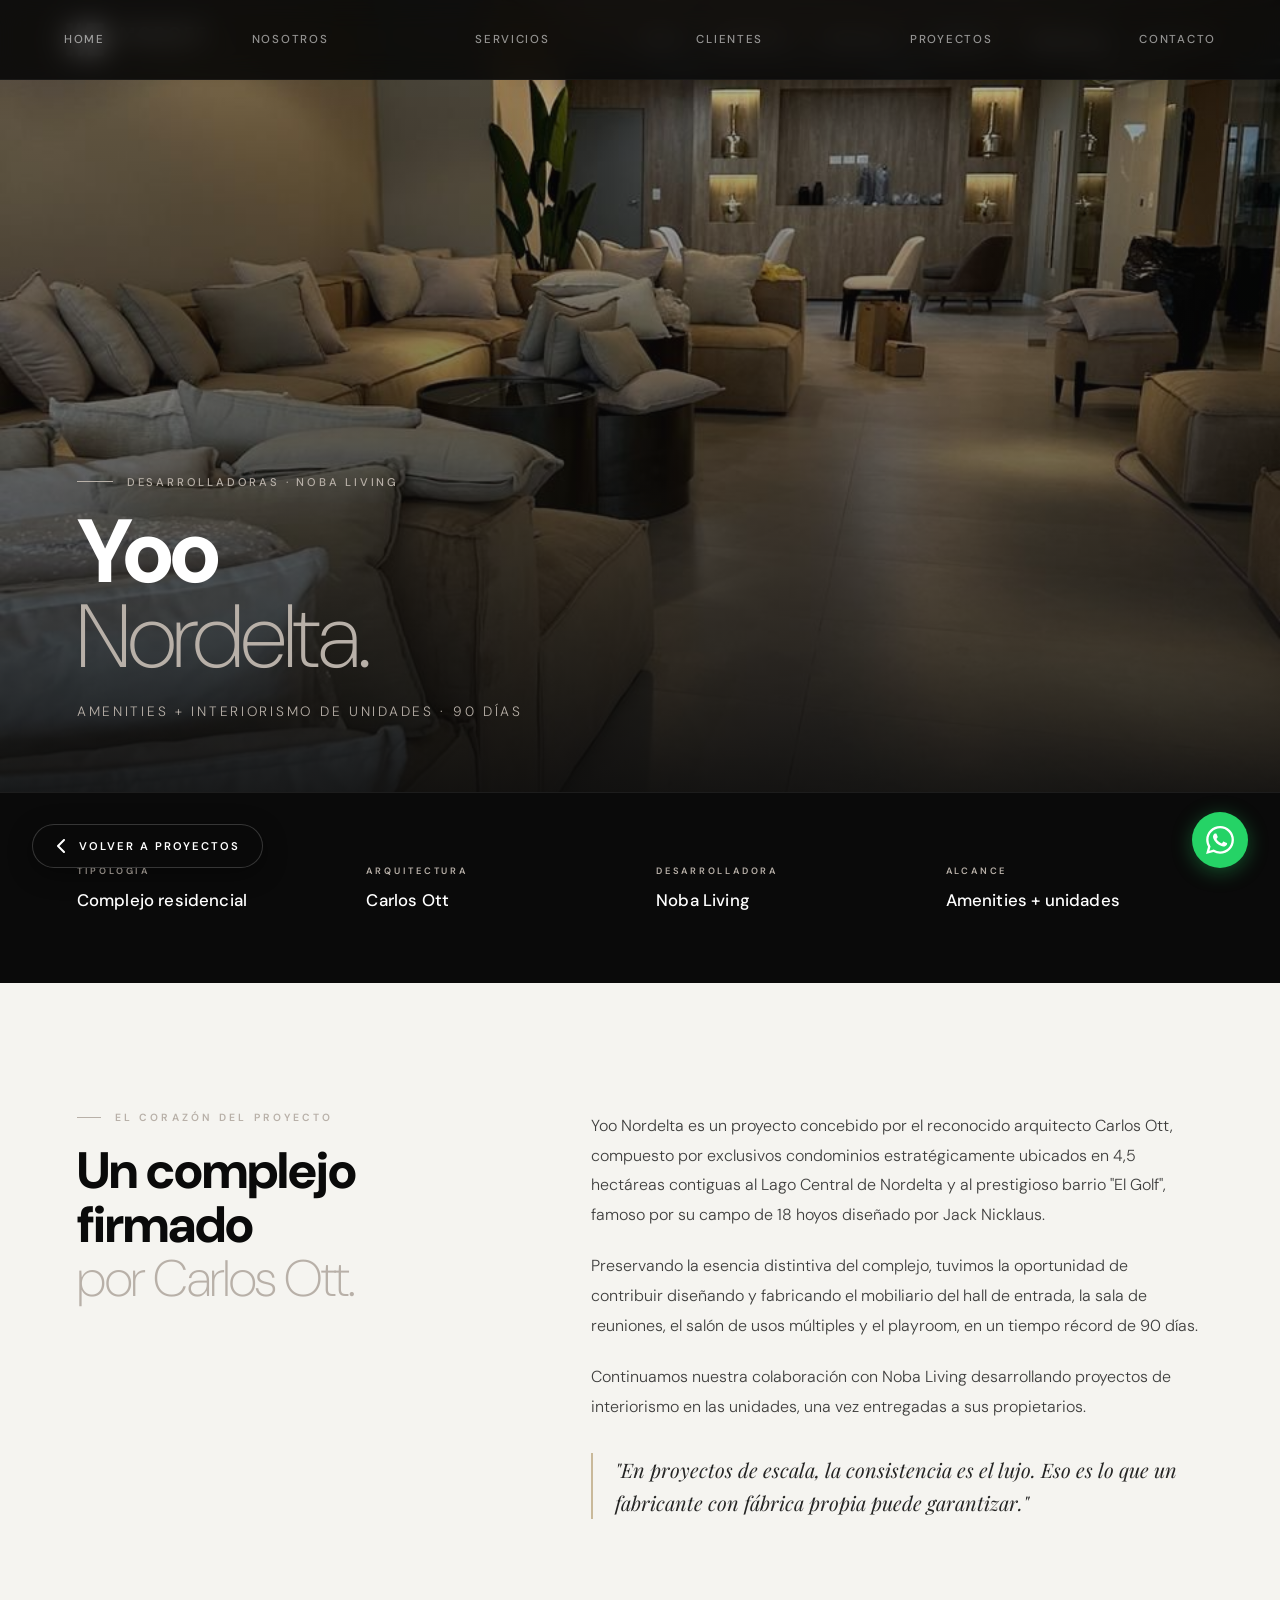
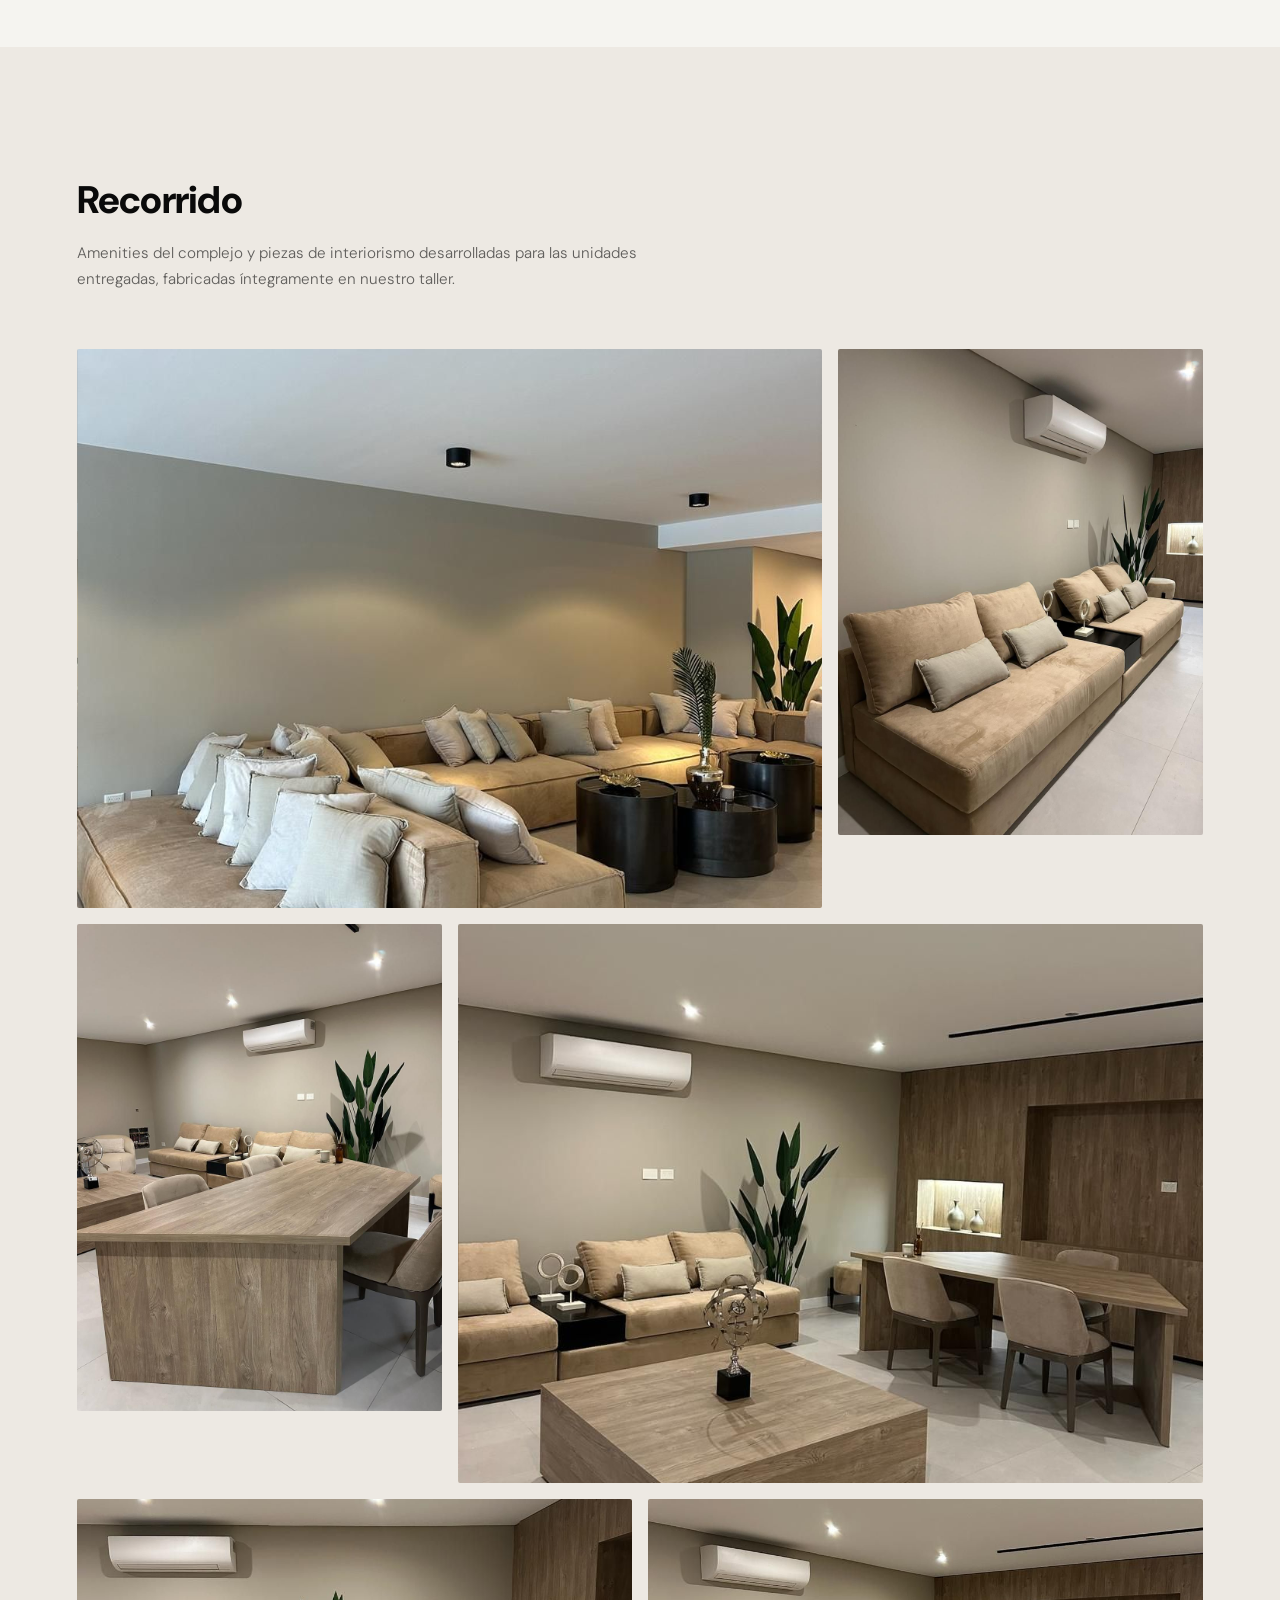
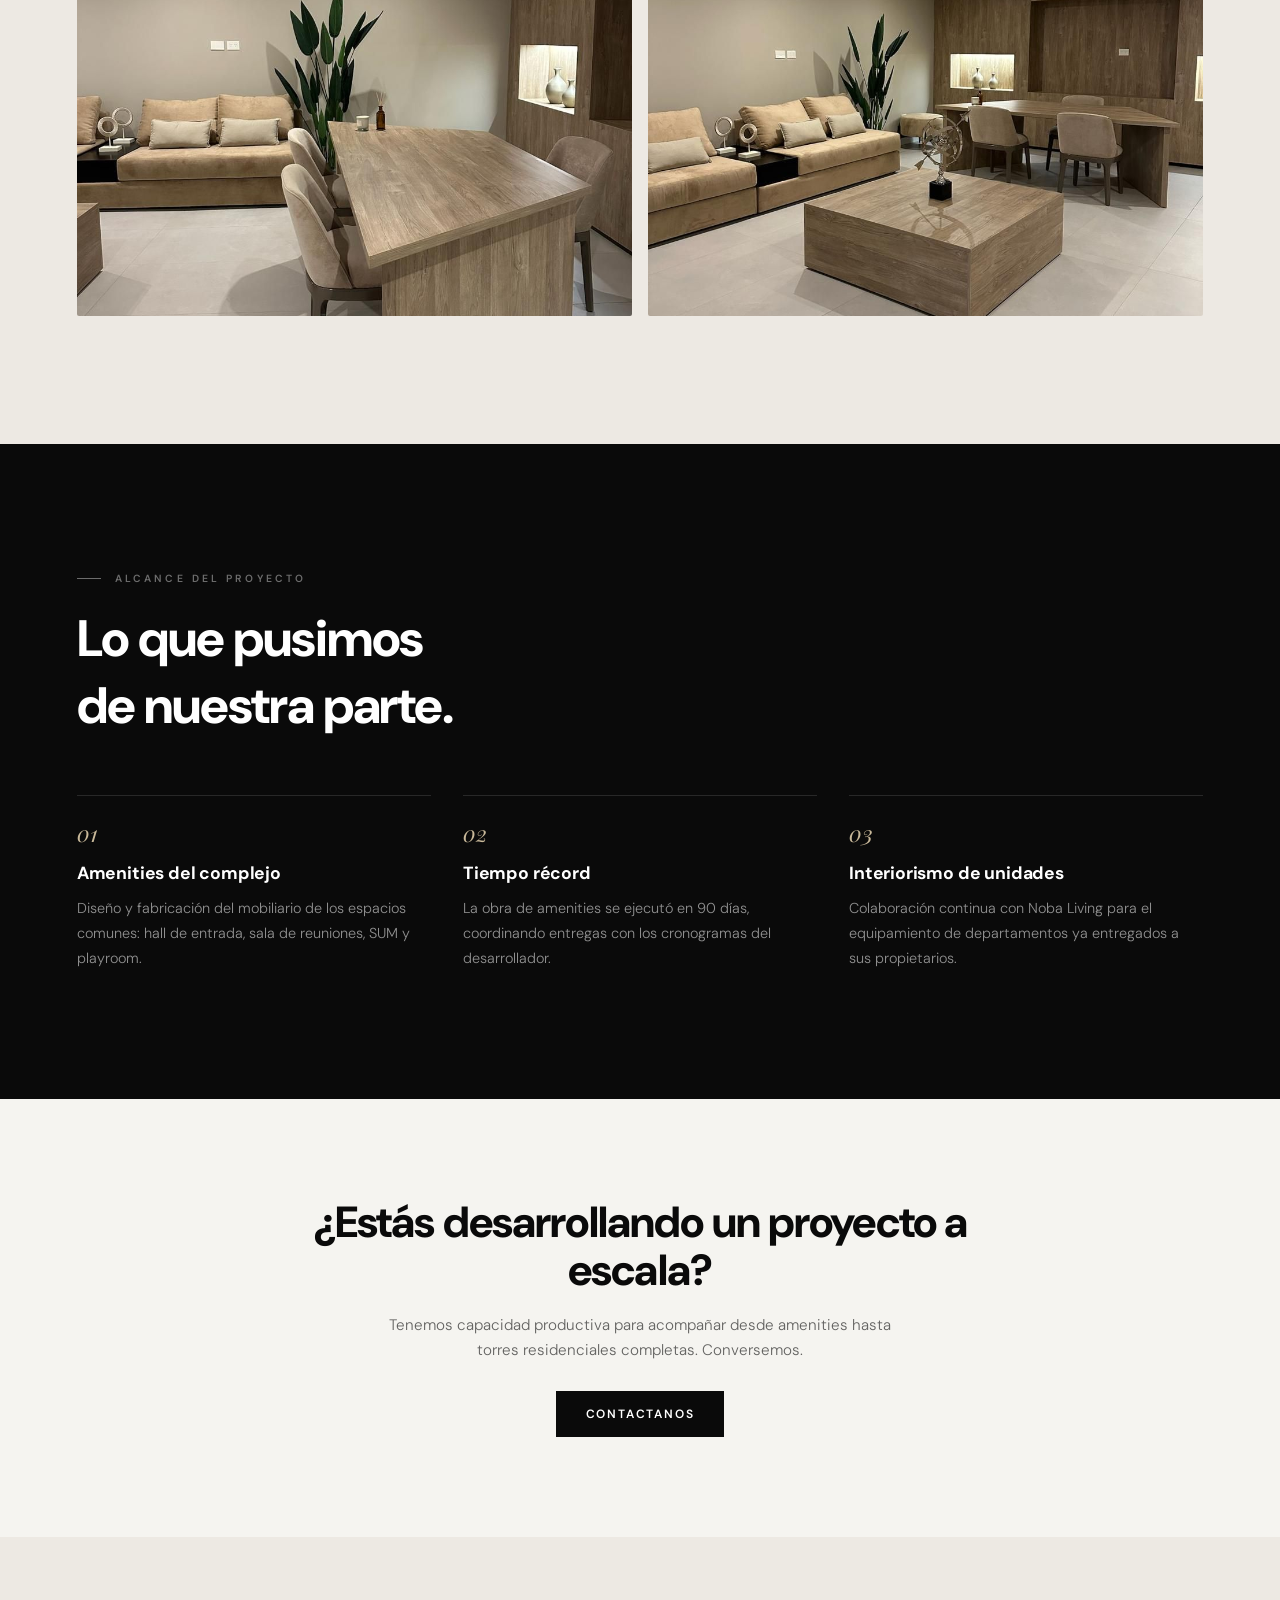
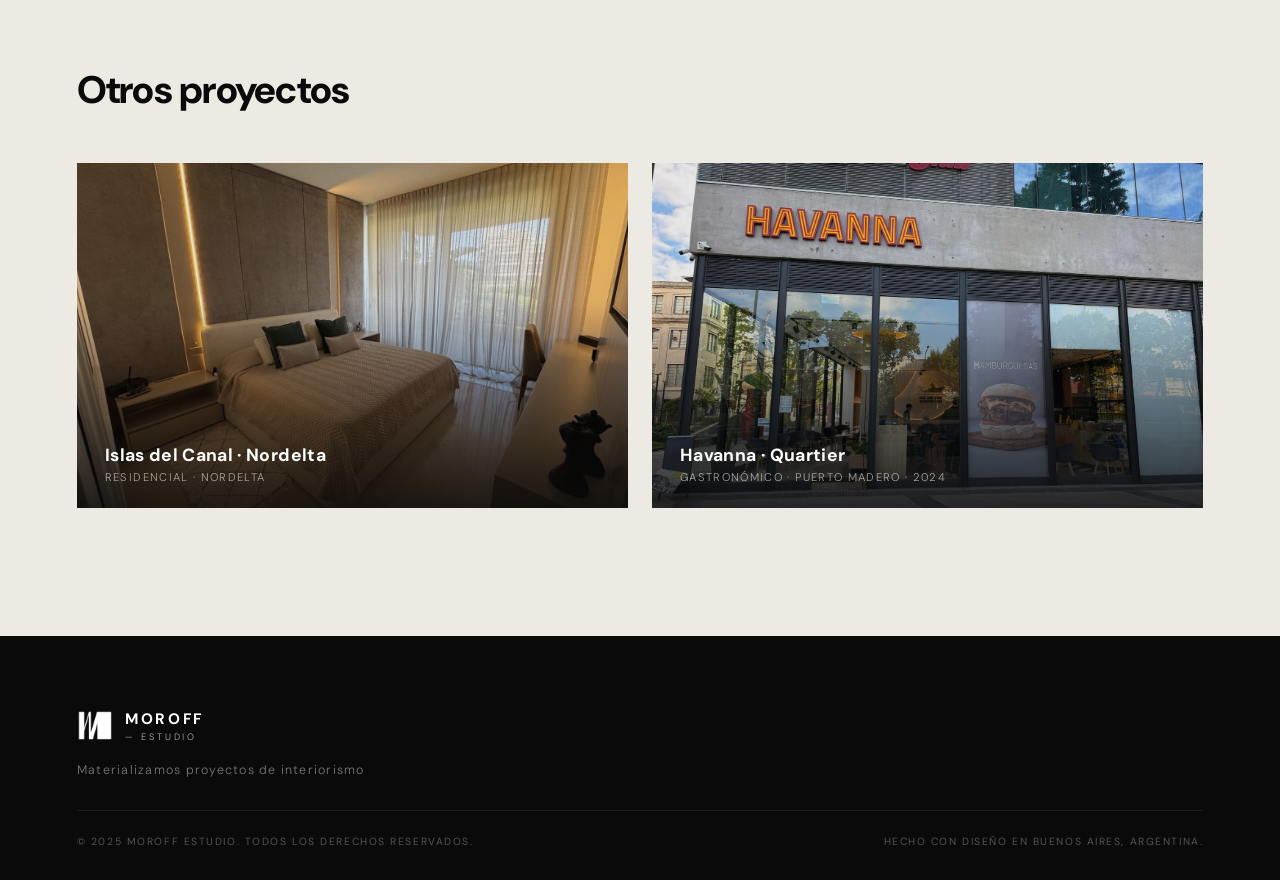
<file: proyectos/yoo4.html>
<!DOCTYPE html>
<html lang="es">
<head>
<meta charset="UTF-8">
<meta name="viewport" content="width=device-width, initial-scale=1.0">
<title>Yoo · Nordelta — Moroff Estudio</title>
<meta name="description" content="Amenities y mobiliario para Yoo Nordelta, proyecto de Carlos Ott desarrollado por Noba Living. Hall, sala de reuniones, SUM y playroom en 90 días.">
<link rel="preconnect" href="https://fonts.googleapis.com">
<link rel="preconnect" href="https://fonts.gstatic.com" crossorigin>
<link href="https://fonts.googleapis.com/css2?family=DM+Sans:ital,opsz,wght@0,9..40,200;0,9..40,300;0,9..40,500;0,9..40,700;0,9..40,800;1,9..40,300&family=Playfair+Display:ital,wght@0,400;1,400&display=swap" rel="stylesheet">
<link rel="stylesheet" href="proyecto.css">
</head>
<body>

<!-- ─── NAV ─── -->
<nav id="mainNav">
  <a href="../moroff-estudio (7).html" class="nav-logo">
    <img class="nav-monogram" src="../fotos/moroff-monogram.png" alt="Moroff">
    <div class="nav-wordmark">
      <span class="nav-wordmark-main">MOROFF</span>
      <span class="nav-wordmark-sub">— ESTUDIO</span>
    </div>
  </a>
  <ul class="nav-links">
    <li><a href="../moroff-estudio (7).html#hero">Home</a></li>
    <li><a href="../moroff-estudio (7).html#nosotros">Nosotros</a></li>
    <li><a href="../moroff-estudio (7).html#servicios">Servicios</a></li>
    <li><a href="../moroff-estudio (7).html#clientes">Clientes</a></li>
    <li><a href="../moroff-estudio (7).html#proyectos" class="active">Proyectos</a></li>
    <li><a href="../moroff-estudio (7).html#contacto">Contacto</a></li>
  </ul>
  <button class="nav-hamburger" id="hamburger" aria-label="Menú">
    <span></span><span></span><span></span>
  </button>
</nav>

<!-- Mobile overlay -->
<div class="nav-overlay" id="navOverlay">
  <a href="../moroff-estudio (7).html#hero" class="nav-overlay-link">Home</a>
  <a href="../moroff-estudio (7).html#nosotros" class="nav-overlay-link">Nosotros</a>
  <a href="../moroff-estudio (7).html#servicios" class="nav-overlay-link">Servicios</a>
  <a href="../moroff-estudio (7).html#clientes" class="nav-overlay-link">Clientes</a>
  <a href="../moroff-estudio (7).html#proyectos" class="nav-overlay-link">Proyectos</a>
  <a href="../moroff-estudio (7).html#contacto" class="nav-overlay-link">Contacto</a>
</div>

<!-- ─── BACK PILL (siempre visible) ─── -->
<a href="../moroff-estudio (7).html#proyectos" class="back-pill" aria-label="Volver a proyectos">
  <svg viewBox="0 0 14 14" fill="none" stroke="currentColor" stroke-width="2" stroke-linecap="round" stroke-linejoin="round"><path d="M9 1L3 7l6 6"/></svg>
  Volver a proyectos
</a>

<!-- ─── WHATSAPP ─── -->
<a href="https://wa.me/5491134177221?text=Hola%2C%20me%20comunico%20desde%20el%20sitio%20web%20de%20Moroff%20Estudio.%20Quisiera%20consultar%20sobre%20un%20proyecto." class="wa-float" target="_blank" rel="noopener" aria-label="WhatsApp">
  <svg viewBox="0 0 24 24" xmlns="http://www.w3.org/2000/svg">
    <path d="M17.472 14.382c-.297-.149-1.758-.867-2.03-.967-.273-.099-.471-.148-.67.15-.197.297-.767.966-.94 1.164-.173.199-.347.223-.644.075-.297-.15-1.255-.463-2.39-1.475-.883-.788-1.48-1.761-1.653-2.059-.173-.297-.018-.458.13-.606.134-.133.298-.347.446-.52.149-.174.198-.298.298-.497.099-.198.05-.371-.025-.52-.075-.149-.669-1.612-.916-2.207-.242-.579-.487-.5-.669-.51-.173-.008-.371-.01-.57-.01-.198 0-.52.074-.792.372-.272.297-1.04 1.016-1.04 2.479 0 1.462 1.065 2.875 1.213 3.074.149.198 2.096 3.2 5.077 4.487.709.306 1.262.489 1.694.625.712.227 1.36.195 1.871.118.571-.085 1.758-.719 2.006-1.413.248-.694.248-1.289.173-1.413-.074-.124-.272-.198-.57-.347m-5.421 7.403h-.004a9.87 9.87 0 01-5.031-1.378l-.361-.214-3.741.982.998-3.648-.235-.374a9.86 9.86 0 01-1.51-5.26c.001-5.45 4.436-9.884 9.888-9.884 2.64 0 5.122 1.03 6.988 2.898a9.825 9.825 0 012.893 6.994c-.003 5.45-4.437 9.884-9.885 9.884m8.413-18.297A11.815 11.815 0 0012.05 0C5.495 0 .16 5.335.157 11.892c0 2.096.547 4.142 1.588 5.945L.057 24l6.305-1.654a11.882 11.882 0 005.683 1.448h.005c6.554 0 11.89-5.335 11.893-11.893a11.821 11.821 0 00-3.48-8.413Z"/>
  </svg>
</a>

<main>

<!-- ─── HERO ─── -->
<section class="proj-hero" style="--hero-img: url('../fotos%20proyectos/yoo%204/_hero.jpg')">
  <div class="proj-hero-bg"></div>
  <div class="proj-hero-content">
    <p class="proj-hero-eyebrow reveal">Desarrolladoras · Noba Living</p>
    <h1 class="proj-hero-title reveal reveal-delay-1">
      Yoo<br><em>Nordelta.</em>
    </h1>
    <p class="proj-hero-sub reveal reveal-delay-2">Amenities + interiorismo de unidades · 90 días</p>
  </div>
</section>

<!-- ─── META ─── -->
<section class="proj-meta">
  <div class="proj-meta-item reveal">
    <div class="proj-meta-label">Tipología</div>
    <div class="proj-meta-value">Complejo residencial</div>
  </div>
  <div class="proj-meta-item reveal reveal-delay-1">
    <div class="proj-meta-label">Arquitectura</div>
    <div class="proj-meta-value">Carlos Ott</div>
  </div>
  <div class="proj-meta-item reveal reveal-delay-2">
    <div class="proj-meta-label">Desarrolladora</div>
    <div class="proj-meta-value">Noba Living</div>
  </div>
  <div class="proj-meta-item reveal reveal-delay-3">
    <div class="proj-meta-label">Alcance</div>
    <div class="proj-meta-value">Amenities + unidades</div>
  </div>
</section>

<!-- ─── EL CORAZÓN DEL PROYECTO ─── -->
<section class="proj-heart">
  <div class="proj-heart-left">
    <div class="section-label reveal">El corazón del proyecto</div>
    <h2 class="proj-heart-title reveal reveal-delay-1">
      Un complejo firmado<br><em>por Carlos Ott.</em>
    </h2>
  </div>
  <div class="proj-heart-right">
    <p class="reveal">Yoo Nordelta es un proyecto concebido por el reconocido arquitecto Carlos Ott, compuesto por exclusivos condominios estratégicamente ubicados en 4,5 hectáreas contiguas al Lago Central de Nordelta y al prestigioso barrio "El Golf", famoso por su campo de 18 hoyos diseñado por Jack Nicklaus.</p>
    <p class="reveal reveal-delay-1">Preservando la esencia distintiva del complejo, tuvimos la oportunidad de contribuir diseñando y fabricando el mobiliario del hall de entrada, la sala de reuniones, el salón de usos múltiples y el playroom, en un tiempo récord de 90 días.</p>
    <p class="reveal reveal-delay-2">Continuamos nuestra colaboración con Noba Living desarrollando proyectos de interiorismo en las unidades, una vez entregadas a sus propietarios.</p>
    <blockquote class="proj-heart-quote reveal reveal-delay-3">
      "En proyectos de escala, la consistencia es el lujo. Eso es lo que un fabricante con fábrica propia puede garantizar."
    </blockquote>
  </div>
</section>

<!-- ─── GALLERY ─── -->
<section class="proj-gallery">
  <div class="proj-gallery-header reveal">
    <h2>Recorrido</h2>
    <p>Amenities del complejo y piezas de interiorismo desarrolladas para las unidades entregadas, fabricadas íntegramente en nuestro taller.</p>
  </div>
  <div class="proj-gallery-grid">
    <div class="proj-gallery-img reveal" style="--g-img: url('../fotos%20proyectos/yoo%204/_sum-1.jpg')"></div>
    <div class="proj-gallery-img reveal reveal-delay-1" style="--g-img: url('../fotos%20proyectos/yoo%204/_sofa.jpg')"></div>
    <div class="proj-gallery-img reveal reveal-delay-2" style="--g-img: url('../fotos%20proyectos/yoo%204/_mesa.jpg')"></div>
    <div class="proj-gallery-img reveal" style="--g-img: url('../fotos%20proyectos/yoo%204/_sum-2.jpg')"></div>
    <div class="proj-gallery-img reveal reveal-delay-1" style="--g-img: url('../fotos%20proyectos/yoo%204/_vista.jpg')"></div>
    <div class="proj-gallery-img reveal reveal-delay-2" style="--g-img: url('../fotos%20proyectos/yoo%204/_sum-3.jpg')"></div>
  </div>
</section>

<!-- ─── SCOPE ─── -->
<section class="proj-scope">
  <div class="proj-scope-header">
    <div class="section-label section-label-light reveal">Alcance del proyecto</div>
    <h2 class="reveal reveal-delay-1">Lo que pusimos<br>de nuestra parte.</h2>
  </div>
  <div class="proj-scope-grid">
    <div class="proj-scope-item reveal">
      <div class="proj-scope-num">01</div>
      <div class="proj-scope-title">Amenities del complejo</div>
      <p class="proj-scope-desc">Diseño y fabricación del mobiliario de los espacios comunes: hall de entrada, sala de reuniones, SUM y playroom.</p>
    </div>
    <div class="proj-scope-item reveal reveal-delay-1">
      <div class="proj-scope-num">02</div>
      <div class="proj-scope-title">Tiempo récord</div>
      <p class="proj-scope-desc">La obra de amenities se ejecutó en 90 días, coordinando entregas con los cronogramas del desarrollador.</p>
    </div>
    <div class="proj-scope-item reveal reveal-delay-2">
      <div class="proj-scope-num">03</div>
      <div class="proj-scope-title">Interiorismo de unidades</div>
      <p class="proj-scope-desc">Colaboración continua con Noba Living para el equipamiento de departamentos ya entregados a sus propietarios.</p>
    </div>
  </div>
</section>

<!-- ─── CTA ─── -->
<section class="proj-cta">
  <h2 class="reveal">¿Estás desarrollando un proyecto a escala?</h2>
  <p class="reveal reveal-delay-1">Tenemos capacidad productiva para acompañar desde amenities hasta torres residenciales completas. Conversemos.</p>
  <a href="../moroff-estudio (7).html#contacto" class="proj-cta-btn reveal reveal-delay-2">Contactanos</a>
</section>

<!-- ─── OTHER PROJECTS ─── -->
<section class="proj-others">
  <div class="proj-others-header reveal">
    <h2>Otros proyectos</h2>
  </div>
  <div class="proj-others-grid">
    <a class="proj-others-card reveal" href="islas-del-canal.html" style="--proj-img: url('../fotos%20proyectos/islas%20del%20canal/_hero.jpg')">
      <div class="proj-others-card-info">
        <div class="proj-others-card-name">Islas del Canal · Nordelta</div>
        <div class="proj-others-card-meta">Residencial · Nordelta</div>
      </div>
    </a>
    <a class="proj-others-card reveal reveal-delay-1" href="havanna.html" style="--proj-img: url('../fotos%20proyectos/havanna/_hero.jpg')">
      <div class="proj-others-card-info">
        <div class="proj-others-card-name">Havanna · Quartier</div>
        <div class="proj-others-card-meta">Gastronómico · Puerto Madero · 2024</div>
      </div>
    </a>
  </div>
</section>

</main>

<!-- ─── FOOTER ─── -->
<footer>
  <div class="footer-top">
    <div class="footer-logo-area">
      <div class="footer-logo">
        <img src="../fotos/moroff-monogram.png" alt="Moroff" style="width:36px;height:36px;flex-shrink:0;object-fit:contain;filter:brightness(0) invert(1);">
        <div>
          <div style="font-family:var(--font-sans);font-size:0.95rem;font-weight:700;letter-spacing:0.18em;color:var(--white);">MOROFF</div>
          <div style="font-family:var(--font-sans);font-size:0.58rem;font-weight:300;letter-spacing:0.3em;color:var(--warm-gray);margin-top:2px;">— ESTUDIO</div>
        </div>
      </div>
      <p class="footer-tagline">Materializamos proyectos de interiorismo</p>
    </div>
    <nav class="footer-links" aria-label="Footer navigation">
      <a href="../moroff-estudio (7).html#hero">Home</a>
      <a href="../moroff-estudio (7).html#nosotros">Nosotros</a>
      <a href="../moroff-estudio (7).html#servicios">Servicios</a>
      <a href="../moroff-estudio (7).html#clientes">Clientes</a>
      <a href="../moroff-estudio (7).html#proyectos">Proyectos</a>
      <a href="../moroff-estudio (7).html#contacto">Contacto</a>
    </nav>
  </div>
  <div class="footer-bottom">
    <p>© 2025 Moroff Estudio. Todos los derechos reservados.</p>
    <p>Hecho con diseño en Buenos Aires, Argentina.</p>
  </div>
</footer>

<script>
const nav = document.getElementById('mainNav');
window.addEventListener('scroll', () => {
  if (window.scrollY > 60) nav.classList.add('scrolled');
  else nav.classList.remove('scrolled');
}, { passive: true });

const hamburger = document.getElementById('hamburger');
const navOverlay = document.getElementById('navOverlay');
if (hamburger && navOverlay) {
  hamburger.addEventListener('click', () => {
    hamburger.classList.toggle('open');
    navOverlay.classList.toggle('open');
    document.body.style.overflow = navOverlay.classList.contains('open') ? 'hidden' : '';
  });
  document.querySelectorAll('.nav-overlay-link').forEach(link => {
    link.addEventListener('click', () => {
      hamburger.classList.remove('open');
      navOverlay.classList.remove('open');
      document.body.style.overflow = '';
    });
  });
}

const revealObserver = new IntersectionObserver((entries) => {
  entries.forEach(entry => {
    if (entry.isIntersecting) {
      entry.target.classList.add('visible');
      revealObserver.unobserve(entry.target);
    }
  });
}, { threshold: 0.08, rootMargin: '0px 0px -40px 0px' });
document.querySelectorAll('.reveal').forEach(el => revealObserver.observe(el));
setTimeout(() => {
  document.querySelectorAll('.proj-hero .reveal').forEach(el => el.classList.add('visible'));
}, 100);
</script>

</body>
</html>
</file>
<file: proyectos/proyecto.css>
*, *::before, *::after { box-sizing: border-box; margin: 0; padding: 0; }

:root {
  --black: #0a0a0a;
  --near-black: #111111;
  --dark: #1a1a1a;
  --cream: #f5f4f0;
  --off-white: #ede9e3;
  --warm-gray: #b8b0a8;
  --warm-gray-light: #d4cec8;
  --white: #ffffff;
  --accent: #c9b99a;
  --wa-green: #25d366;
  --font-sans: 'DM Sans', sans-serif;
  --font-serif: 'Playfair Display', serif;
  --font-script: 'Great Vibes', cursive;
  --nav-h: 80px;
  --section-pad: clamp(80px, 10vw, 140px);
  --transition: 0.4s cubic-bezier(0.25, 0.46, 0.45, 0.94);
}

html { scroll-behavior: smooth; font-size: 16px; }
body {
  font-family: var(--font-sans);
  background: var(--cream);
  color: var(--black);
  overflow-x: hidden;
  -webkit-font-smoothing: antialiased;
}
img, video { max-width: 100%; height: auto; display: block; }

/* ─── NAV ─── */
nav {
  position: fixed;
  top: 0; left: 0; right: 0;
  z-index: 1000;
  height: var(--nav-h);
  display: flex;
  align-items: center;
  justify-content: space-between;
  padding: 0 clamp(24px, 5vw, 64px);
  background: rgba(10, 10, 10, 0.72);
  -webkit-backdrop-filter: blur(14px) saturate(140%);
  backdrop-filter: blur(14px) saturate(140%);
  border-bottom: 1px solid rgba(255, 255, 255, 0.04);
  transition: background 0.4s ease, box-shadow 0.4s ease, border-color 0.4s ease;
}
nav.scrolled {
  background: rgba(10, 10, 10, 0.92);
  box-shadow: 0 1px 0 rgba(255,255,255,0.06);
  border-bottom-color: rgba(255, 255, 255, 0.08);
}
.nav-logo { display: flex; align-items: center; gap: 14px; text-decoration: none; }
.nav-monogram {
  width: 42px;
  height: 42px;
  flex-shrink: 0;
  object-fit: contain;
  filter: brightness(0) invert(1);
}
.nav-wordmark { display: flex; flex-direction: column; line-height: 1; }
.nav-wordmark-main {
  font-family: var(--font-sans);
  font-size: 1.05rem;
  font-weight: 700;
  letter-spacing: 0.18em;
  color: var(--white);
}
.nav-wordmark-sub {
  font-family: var(--font-sans);
  font-size: 0.6rem;
  font-weight: 300;
  letter-spacing: 0.3em;
  color: var(--warm-gray);
  margin-top: 2px;
}
.nav-links {
  display: flex;
  gap: clamp(24px, 3vw, 44px);
  list-style: none;
  margin-left: auto;
}
.nav-links a {
  font-size: 0.7rem;
  font-weight: 500;
  letter-spacing: 0.11em;
  text-transform: uppercase;
  color: rgba(255,255,255,0.75);
  text-decoration: none;
  transition: color 0.25s;
  position: relative;
}
.nav-links a::after {
  content: '';
  position: absolute;
  bottom: -3px; left: 0; right: 0;
  height: 1px;
  background: var(--white);
  transform: scaleX(0);
  transition: transform 0.3s;
}
.nav-links a:hover { color: var(--white); }
.nav-links a:hover::after { transform: scaleX(1); }
.nav-links a.active { color: var(--white); }
.nav-links a.active::after { transform: scaleX(1); }

/* Back-to-projects pill — fixed floating (always visible) */
.back-pill {
  position: fixed;
  bottom: 32px;
  left: 32px;
  z-index: 990;
  display: inline-flex;
  align-items: center;
  gap: 10px;
  padding: 14px 22px;
  min-height: 44px;
  background: rgba(10, 10, 10, 0.85);
  border: 1px solid rgba(255,255,255,0.18);
  -webkit-backdrop-filter: blur(12px) saturate(140%);
  backdrop-filter: blur(12px) saturate(140%);
  font-size: 0.7rem;
  font-weight: 600;
  letter-spacing: 0.18em;
  text-transform: uppercase;
  color: var(--white);
  text-decoration: none;
  border-radius: 100px;
  box-shadow: 0 6px 24px rgba(0,0,0,0.4);
  transition: background 0.3s, border-color 0.3s, transform 0.3s, box-shadow 0.3s;
}
.back-pill:hover {
  background: var(--black);
  border-color: var(--accent);
  transform: translateX(-4px);
  box-shadow: 0 8px 28px rgba(0,0,0,0.55);
}
.back-pill svg { width: 14px; height: 14px; }

@media (max-width: 600px) {
  .back-pill {
    bottom: 20px;
    left: 16px;
    padding: 13px 18px;
    min-height: 44px;
    font-size: 0.7rem;
  }
}

/* Mobile menu support */
.nav-hamburger {
  display: none;
  flex-direction: column;
  gap: 5px;
  cursor: pointer;
  background: none;
  border: none;
  padding: 10px;
  min-width: 44px;
  min-height: 44px;
  justify-content: center;
  align-items: center;
}
.nav-hamburger span {
  display: block;
  width: 26px;
  height: 1.5px;
  background: var(--white);
  transition: transform 0.3s, opacity 0.3s;
}
.nav-hamburger.open span:nth-child(1) { transform: translateY(6.5px) rotate(45deg); }
.nav-hamburger.open span:nth-child(2) { opacity: 0; }
.nav-hamburger.open span:nth-child(3) { transform: translateY(-6.5px) rotate(-45deg); }

.nav-overlay {
  position: fixed;
  inset: 0;
  background: var(--black);
  z-index: 999;
  display: flex;
  flex-direction: column;
  align-items: center;
  justify-content: center;
  gap: 32px;
  opacity: 0;
  pointer-events: none;
  transition: opacity 0.35s ease;
}
.nav-overlay.open { opacity: 1; pointer-events: all; }
.nav-overlay a {
  font-size: clamp(1.8rem, 6vw, 3rem);
  font-weight: 700;
  letter-spacing: 0.05em;
  text-transform: uppercase;
  color: var(--white);
  text-decoration: none;
  transition: color 0.2s;
}
.nav-overlay a:hover { color: var(--warm-gray); }

@media (max-width: 768px) {
  .nav-links { display: none; }
  .nav-hamburger { display: flex; }
}

/* ─── WHATSAPP FLOAT ─── */
.wa-float {
  position: fixed; bottom: 32px; right: 32px;
  z-index: 990;
  width: 56px; height: 56px;
  border-radius: 50%;
  background: var(--wa-green);
  display: flex; align-items: center; justify-content: center;
  box-shadow: 0 4px 20px rgba(37,211,102,0.35);
  text-decoration: none;
  transition: transform 0.25s, box-shadow 0.25s;
}
.wa-float:hover { transform: scale(1.08); box-shadow: 0 6px 28px rgba(37,211,102,0.5); }
.wa-float svg { width: 28px; height: 28px; fill: white; }

/* ─── PROJECT HERO ─── */
.proj-hero {
  position: relative;
  min-height: 88vh;
  display: flex;
  flex-direction: column;
  justify-content: flex-end;
  padding: 0 clamp(24px, 6vw, 80px) clamp(60px, 8vh, 100px);
  overflow: hidden;
  color: var(--white);
}
.proj-hero-bg {
  position: absolute; inset: 0;
  background-image: var(--hero-img);
  background-size: cover;
  background-position: center;
  z-index: 0;
}
.proj-hero-bg::after {
  content: ''; position: absolute; inset: 0;
  background: linear-gradient(to top, rgba(10,10,10,0.92) 0%, rgba(10,10,10,0.55) 45%, rgba(10,10,10,0.25) 100%);
}
.proj-hero-content { position: relative; z-index: 2; max-width: 900px; }
.proj-hero-eyebrow {
  font-size: 0.7rem;
  font-weight: 500;
  letter-spacing: 0.25em;
  text-transform: uppercase;
  color: var(--warm-gray);
  margin-bottom: 20px;
  display: flex; align-items: center; gap: 14px;
}
.proj-hero-eyebrow::before { content: ''; display: block; width: 36px; height: 1px; background: var(--warm-gray); }
.proj-hero-title {
  font-family: var(--font-sans);
  font-size: clamp(2.8rem, 7vw, 6rem);
  font-weight: 800;
  line-height: 0.95;
  letter-spacing: -0.025em;
  margin-bottom: 24px;
  color: var(--white);
}
.proj-hero-title em {
  font-style: normal;
  font-weight: 200;
  color: var(--warm-gray);
}
.proj-hero-sub {
  font-size: 0.85rem;
  font-weight: 300;
  letter-spacing: 0.2em;
  text-transform: uppercase;
  color: var(--warm-gray);
}

/* ─── PROJECT META ─── */
.proj-meta {
  background: var(--black);
  color: var(--white);
  padding: clamp(48px, 6vw, 72px) clamp(24px, 6vw, 80px);
  display: grid;
  grid-template-columns: repeat(4, 1fr);
  gap: 32px;
  border-top: 1px solid rgba(255,255,255,0.08);
}
.proj-meta-item .proj-meta-label {
  font-size: 0.58rem;
  font-weight: 600;
  letter-spacing: 0.3em;
  text-transform: uppercase;
  color: var(--warm-gray);
  margin-bottom: 12px;
}
.proj-meta-item .proj-meta-value {
  font-size: 1.05rem;
  font-weight: 500;
  color: var(--white);
  letter-spacing: 0.01em;
}

/* ─── PROJECT HEART (narrative) ─── */
.proj-heart {
  background: var(--cream);
  padding: var(--section-pad) clamp(24px, 6vw, 80px);
  display: grid;
  grid-template-columns: 1fr 1.4fr;
  gap: clamp(40px, 6vw, 100px);
}
.section-label {
  font-size: 0.65rem;
  font-weight: 600;
  letter-spacing: 0.3em;
  text-transform: uppercase;
  color: var(--warm-gray);
  margin-bottom: 20px;
  display: flex; align-items: center; gap: 14px;
}
.section-label::before {
  content: ''; display: block; width: 24px; height: 1px; background: currentColor;
}
.section-label-light { color: rgba(255,255,255,0.4); }
.proj-heart-title {
  font-family: var(--font-sans);
  font-size: clamp(2rem, 4vw, 3.5rem);
  font-weight: 800;
  line-height: 1.05;
  letter-spacing: -0.02em;
  color: var(--black);
}
.proj-heart-title em {
  font-style: normal;
  font-weight: 200;
  color: var(--warm-gray);
}
.proj-heart-right p {
  font-size: 1rem;
  font-weight: 300;
  line-height: 1.85;
  color: rgba(0,0,0,0.75);
  margin-bottom: 22px;
  max-width: 60ch;
}
.proj-heart-quote {
  font-family: var(--font-serif);
  font-style: italic;
  font-size: 1.25rem;
  line-height: 1.65;
  color: rgba(0,0,0,0.85);
  border-left: 2px solid var(--accent);
  padding-left: 22px;
  margin-top: 32px;
  max-width: 56ch;
}

/* ─── GALLERY ─── */
.proj-gallery {
  background: var(--off-white);
  padding: var(--section-pad) clamp(24px, 6vw, 80px);
}
.proj-gallery-header { margin-bottom: 56px; max-width: 700px; }
.proj-gallery-header h2 {
  font-family: var(--font-sans);
  font-size: clamp(1.8rem, 3vw, 2.8rem);
  font-weight: 800;
  letter-spacing: -0.02em;
  color: var(--black);
  margin-bottom: 16px;
}
.proj-gallery-header p {
  font-size: 0.95rem;
  font-weight: 300;
  line-height: 1.7;
  color: rgba(0,0,0,0.6);
  max-width: 56ch;
}
.proj-gallery-grid {
  display: grid;
  grid-template-columns: repeat(6, 1fr);
  gap: 16px;
}
.proj-gallery-img {
  background-color: #d9d4cc;
  background-image: var(--g-img);
  background-size: cover;
  background-position: center;
  border-radius: 2px;
  position: relative;
  display: flex;
  align-items: center;
  justify-content: center;
  overflow: hidden;
}
.proj-gallery-img.placeholder::after {
  content: attr(data-label);
  font-size: 0.65rem;
  font-weight: 500;
  letter-spacing: 0.15em;
  text-transform: uppercase;
  color: rgba(0,0,0,0.3);
  text-align: center;
  padding: 1rem;
}
.proj-gallery-img:nth-child(1) { grid-column: span 4; aspect-ratio: 4/3; }
.proj-gallery-img:nth-child(2) { grid-column: span 2; aspect-ratio: 3/4; }
.proj-gallery-img:nth-child(3) { grid-column: span 2; aspect-ratio: 3/4; }
.proj-gallery-img:nth-child(4) { grid-column: span 4; aspect-ratio: 4/3; }
.proj-gallery-img:nth-child(5) { grid-column: span 3; aspect-ratio: 4/3; }
.proj-gallery-img:nth-child(6) { grid-column: span 3; aspect-ratio: 4/3; }

/* ─── SCOPE/DETAIL LIST ─── */
.proj-scope {
  background: var(--black);
  color: var(--white);
  padding: var(--section-pad) clamp(24px, 6vw, 80px);
}
.proj-scope-header { margin-bottom: 56px; max-width: 700px; }
.proj-scope-header h2 {
  font-family: var(--font-sans);
  font-size: clamp(2rem, 4vw, 3.5rem);
  font-weight: 800;
  letter-spacing: -0.02em;
  color: var(--white);
}
.proj-scope-grid {
  display: grid;
  grid-template-columns: repeat(3, 1fr);
  gap: 32px;
}
.proj-scope-item {
  border-top: 1px solid rgba(255,255,255,0.12);
  padding-top: 22px;
}
.proj-scope-num {
  font-family: var(--font-serif);
  font-style: italic;
  font-size: 1.4rem;
  color: var(--accent);
  margin-bottom: 14px;
}
.proj-scope-title {
  font-size: 1.1rem;
  font-weight: 700;
  color: var(--white);
  margin-bottom: 12px;
  letter-spacing: -0.01em;
}
.proj-scope-desc {
  font-size: 0.9rem;
  font-weight: 300;
  line-height: 1.75;
  color: rgba(255,255,255,0.55);
}

/* ─── CTA STRIP ─── */
.proj-cta {
  background: var(--cream);
  padding: clamp(60px, 8vw, 100px) clamp(24px, 6vw, 80px);
  text-align: center;
}
.proj-cta h2 {
  font-family: var(--font-sans);
  font-size: clamp(1.8rem, 3.4vw, 2.8rem);
  font-weight: 800;
  letter-spacing: -0.02em;
  color: var(--black);
  margin-bottom: 18px;
  max-width: 22ch;
  margin-left: auto;
  margin-right: auto;
  line-height: 1.1;
}
.proj-cta p {
  font-size: 0.95rem;
  font-weight: 300;
  line-height: 1.65;
  color: rgba(0,0,0,0.6);
  margin-bottom: 28px;
  max-width: 52ch;
  margin-left: auto;
  margin-right: auto;
}
.proj-cta-btn {
  display: inline-flex;
  align-items: center;
  gap: 10px;
  background: var(--black);
  color: var(--white);
  text-decoration: none;
  padding: 15px 30px;
  font-size: 0.75rem;
  font-weight: 600;
  letter-spacing: 0.15em;
  text-transform: uppercase;
  transition: background 0.3s;
}
.proj-cta-btn:hover { background: var(--dark); }

/* ─── OTHER PROJECTS ─── */
.proj-others {
  background: var(--off-white);
  padding: var(--section-pad) clamp(24px, 6vw, 80px);
}
.proj-others-header { margin-bottom: 48px; }
.proj-others-header h2 {
  font-family: var(--font-sans);
  font-size: clamp(1.8rem, 3vw, 2.5rem);
  font-weight: 800;
  letter-spacing: -0.02em;
  color: var(--black);
}
.proj-others-grid {
  display: grid;
  grid-template-columns: 1fr 1fr;
  gap: 24px;
}
.proj-others-card {
  position: relative;
  overflow: hidden;
  aspect-ratio: 16/10;
  text-decoration: none;
  display: block;
  background-image: var(--proj-img);
  background-size: cover;
  background-position: center;
  transition: transform 0.5s var(--transition);
}
.proj-others-card::after {
  content: ''; position: absolute; inset: 0;
  background: linear-gradient(to top, rgba(10,10,10,0.85) 0%, rgba(10,10,10,0.1) 60%);
  transition: opacity 0.4s;
}
.proj-others-card:hover { transform: scale(1.01); }
.proj-others-card-info {
  position: absolute;
  bottom: 24px;
  left: 28px;
  right: 28px;
  z-index: 2;
  color: var(--white);
}
.proj-others-card-name {
  font-size: 1.1rem;
  font-weight: 700;
  letter-spacing: 0.02em;
  color: var(--white);
}
.proj-others-card-meta {
  font-size: 0.7rem;
  font-weight: 300;
  letter-spacing: 0.12em;
  text-transform: uppercase;
  color: rgba(255,255,255,0.6);
  margin-top: 4px;
}

/* ─── FOOTER ─── */
footer {
  background: var(--black);
  padding: clamp(48px, 6vw, 72px) clamp(24px, 6vw, 80px) clamp(20px, 3vw, 32px);
  color: rgba(255,255,255,0.5);
}
.footer-top {
  display: flex; justify-content: space-between; align-items: flex-start;
  flex-wrap: wrap; gap: 32px;
  padding-bottom: 32px;
  border-bottom: 1px solid rgba(255,255,255,0.08);
  margin-bottom: 24px;
}
.footer-logo-area { max-width: 320px; }
.footer-logo { display: flex; align-items: center; gap: 12px; margin-bottom: 18px; }
.footer-tagline {
  font-size: 0.78rem;
  font-weight: 300;
  letter-spacing: 0.1em;
  color: rgba(255,255,255,0.45);
}
.footer-links { display: flex; flex-wrap: wrap; gap: 24px 32px; }
.footer-links a {
  font-size: 0.72rem;
  font-weight: 500;
  letter-spacing: 0.15em;
  text-transform: uppercase;
  color: rgba(255,255,255,0.55);
  text-decoration: none;
  transition: color 0.25s;
}
.footer-links a:hover { color: var(--white); }
.footer-bottom {
  display: flex; justify-content: space-between;
  font-size: 0.65rem;
  letter-spacing: 0.15em;
  text-transform: uppercase;
  color: rgba(255,255,255,0.3);
  flex-wrap: wrap; gap: 12px;
}

/* ─── REVEAL ANIMATIONS ─── */
.reveal {
  opacity: 0;
  transform: translateY(28px);
  transition: opacity 0.7s var(--transition), transform 0.7s var(--transition);
}
.reveal.visible { opacity: 1; transform: translateY(0); }
.reveal-delay-1 { transition-delay: 0.1s; }
.reveal-delay-2 { transition-delay: 0.2s; }
.reveal-delay-3 { transition-delay: 0.3s; }

/* ─── RESPONSIVE ─── */
@media (max-width: 900px) {
  .proj-meta { grid-template-columns: repeat(2, 1fr); }
  .proj-heart { grid-template-columns: 1fr; }
  .proj-scope-grid { grid-template-columns: 1fr; }
  .proj-others-grid { grid-template-columns: 1fr; }
  .proj-gallery-grid { grid-template-columns: repeat(2, 1fr); }
  .proj-gallery-img:nth-child(n) {
    grid-column: span 1 !important;
    aspect-ratio: 4/3 !important;
  }
}
@media (max-width: 768px) {
  .proj-hero { padding: 0 clamp(20px, 5vw, 48px) clamp(48px, 8vh, 80px); }
  .proj-heart { padding: var(--section-pad) clamp(20px, 5vw, 48px); }
  .proj-gallery { padding: var(--section-pad) clamp(20px, 5vw, 48px); }
  .proj-scope { padding: var(--section-pad) clamp(20px, 5vw, 48px); }
  .proj-cta { padding: clamp(48px, 8vw, 80px) clamp(20px, 5vw, 48px); }
  .proj-others { padding: var(--section-pad) clamp(20px, 5vw, 48px); }
  .proj-meta { padding: clamp(36px, 6vw, 56px) clamp(20px, 5vw, 48px); gap: 22px; }
  .proj-heart-right p { font-size: 0.95rem; }
  .proj-cta-btn { padding: 16px 30px; min-height: 44px; }
}
@media (max-width: 600px) {
  .proj-meta { grid-template-columns: 1fr; }
  .proj-gallery-grid { grid-template-columns: 1fr; }
  .proj-heart-title br { display: none; }
  .nav-wordmark-sub { font-size: 0.6rem; }
  .proj-meta-item .proj-meta-label { font-size: 0.62rem; letter-spacing: 0.25em; }
  .proj-scope-desc, .proj-gallery-header p, .proj-cta p { font-size: 0.92rem; }
}
</file>
